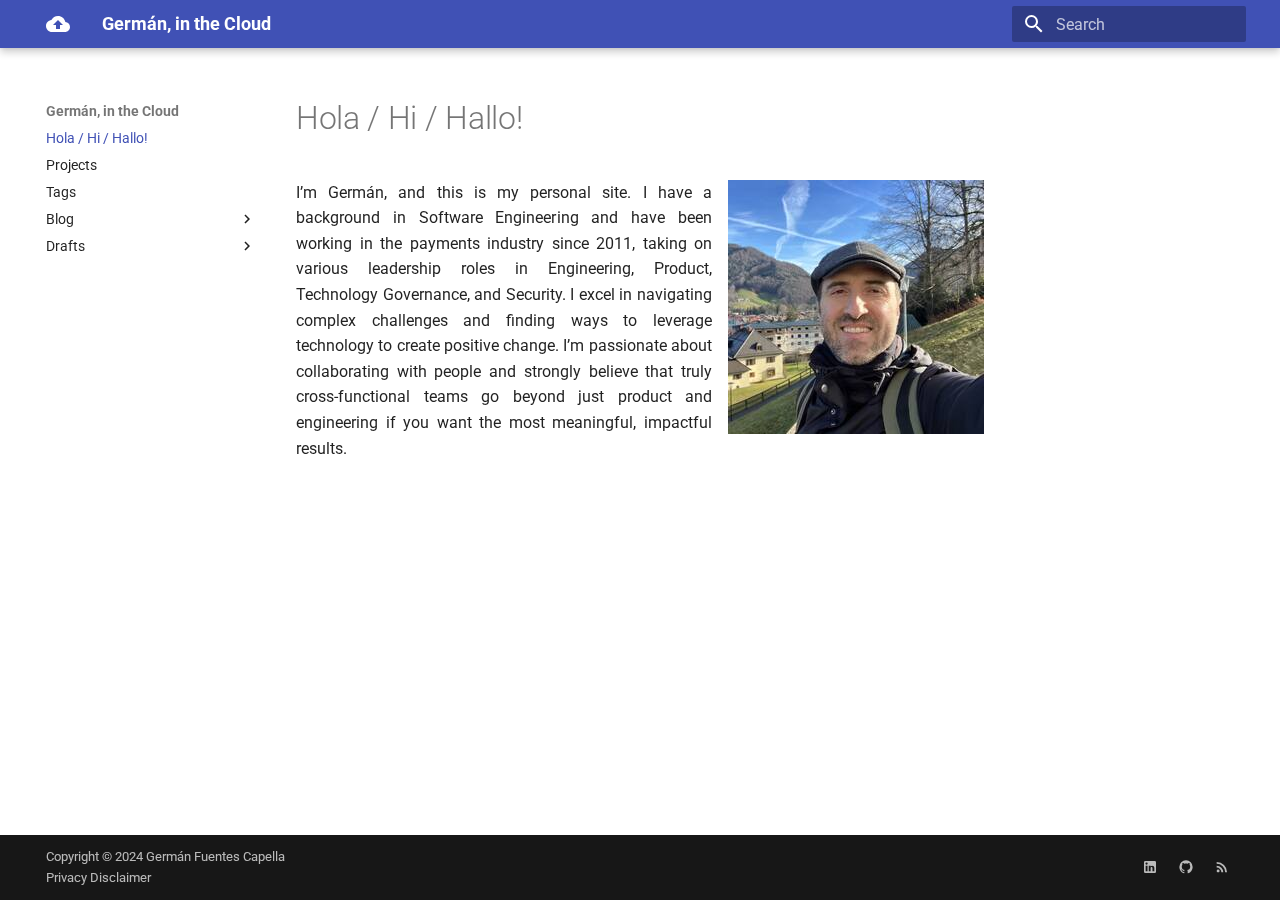
<file: index.html>
<!doctype html>
<html lang="en" class="no-js">
  <head>
    
      <meta charset="utf-8">
      <meta name="viewport" content="width=device-width,initial-scale=1">
      
        <meta name="description" content="Germán, in the Cloud">
      
      
      
        <link rel="canonical" href="https://cloudgerman.com/">
      
      
      
        <link rel="next" href="projects/">
      
      
        <link rel="alternate" type="application/rss+xml" title="RSS feed" href="feed_rss_created.xml">
        <link rel="alternate" type="application/rss+xml" title="RSS feed of updated content" href="feed_rss_updated.xml">
      
      <link rel="icon" href="assets/images/favicon.svg">
      <meta name="generator" content="mkdocs-1.6.1, mkdocs-material-9.5.49">
    
    
      
        <title>Germán, in the Cloud</title>
      
    
    
      <link rel="stylesheet" href="assets/stylesheets/main.6f8fc17f.min.css">
      
        
        <link rel="stylesheet" href="assets/stylesheets/palette.06af60db.min.css">
      
      


    
    
      
    
    
      
        
        
        <link rel="preconnect" href="https://fonts.gstatic.com" crossorigin>
        <link rel="stylesheet" href="https://fonts.googleapis.com/css?family=Roboto:300,300i,400,400i,700,700i%7CRoboto+Mono:400,400i,700,700i&display=fallback">
        <style>:root{--md-text-font:"Roboto";--md-code-font:"Roboto Mono"}</style>
      
    
    
      <link rel="stylesheet" href="stylesheets/extra.css">
    
    <script>__md_scope=new URL(".",location),__md_hash=e=>[...e].reduce(((e,_)=>(e<<5)-e+_.charCodeAt(0)),0),__md_get=(e,_=localStorage,t=__md_scope)=>JSON.parse(_.getItem(t.pathname+"."+e)),__md_set=(e,_,t=localStorage,a=__md_scope)=>{try{t.setItem(a.pathname+"."+e,JSON.stringify(_))}catch(e){}}</script>
    
      

    
    
    
  </head>
  
  
    
    
    
    
    
    <body dir="ltr" data-md-color-scheme="default" data-md-color-primary="custom" data-md-color-accent="indigo">
  
    
    <input class="md-toggle" data-md-toggle="drawer" type="checkbox" id="__drawer" autocomplete="off">
    <input class="md-toggle" data-md-toggle="search" type="checkbox" id="__search" autocomplete="off">
    <label class="md-overlay" for="__drawer"></label>
    <div data-md-component="skip">
      
        
        <a href="#hola-hi-hallo" class="md-skip">
          Skip to content
        </a>
      
    </div>
    <div data-md-component="announce">
      
    </div>
    
    
      

  

<header class="md-header md-header--shadow" data-md-component="header">
  <nav class="md-header__inner md-grid" aria-label="Header">
    <a href="." title="Germán, in the Cloud" class="md-header__button md-logo" aria-label="Germán, in the Cloud" data-md-component="logo">
      
  <img src="assets/images/logo.svg" alt="logo">

    </a>
    <label class="md-header__button md-icon" for="__drawer">
      
      <svg xmlns="http://www.w3.org/2000/svg" viewBox="0 0 24 24"><path d="M3 6h18v2H3zm0 5h18v2H3zm0 5h18v2H3z"/></svg>
    </label>
    <div class="md-header__title" data-md-component="header-title">
      <div class="md-header__ellipsis">
        <div class="md-header__topic">
          <span class="md-ellipsis">
            Germán, in the Cloud
          </span>
        </div>
        <div class="md-header__topic" data-md-component="header-topic">
          <span class="md-ellipsis">
            
              Hola / Hi / Hallo!
            
          </span>
        </div>
      </div>
    </div>
    
      
    
    
    
    
      <label class="md-header__button md-icon" for="__search">
        
        <svg xmlns="http://www.w3.org/2000/svg" viewBox="0 0 24 24"><path d="M9.5 3A6.5 6.5 0 0 1 16 9.5c0 1.61-.59 3.09-1.56 4.23l.27.27h.79l5 5-1.5 1.5-5-5v-.79l-.27-.27A6.52 6.52 0 0 1 9.5 16 6.5 6.5 0 0 1 3 9.5 6.5 6.5 0 0 1 9.5 3m0 2C7 5 5 7 5 9.5S7 14 9.5 14 14 12 14 9.5 12 5 9.5 5"/></svg>
      </label>
      <div class="md-search" data-md-component="search" role="dialog">
  <label class="md-search__overlay" for="__search"></label>
  <div class="md-search__inner" role="search">
    <form class="md-search__form" name="search">
      <input type="text" class="md-search__input" name="query" aria-label="Search" placeholder="Search" autocapitalize="off" autocorrect="off" autocomplete="off" spellcheck="false" data-md-component="search-query" required>
      <label class="md-search__icon md-icon" for="__search">
        
        <svg xmlns="http://www.w3.org/2000/svg" viewBox="0 0 24 24"><path d="M9.5 3A6.5 6.5 0 0 1 16 9.5c0 1.61-.59 3.09-1.56 4.23l.27.27h.79l5 5-1.5 1.5-5-5v-.79l-.27-.27A6.52 6.52 0 0 1 9.5 16 6.5 6.5 0 0 1 3 9.5 6.5 6.5 0 0 1 9.5 3m0 2C7 5 5 7 5 9.5S7 14 9.5 14 14 12 14 9.5 12 5 9.5 5"/></svg>
        
        <svg xmlns="http://www.w3.org/2000/svg" viewBox="0 0 24 24"><path d="M20 11v2H8l5.5 5.5-1.42 1.42L4.16 12l7.92-7.92L13.5 5.5 8 11z"/></svg>
      </label>
      <nav class="md-search__options" aria-label="Search">
        
        <button type="reset" class="md-search__icon md-icon" title="Clear" aria-label="Clear" tabindex="-1">
          
          <svg xmlns="http://www.w3.org/2000/svg" viewBox="0 0 24 24"><path d="M19 6.41 17.59 5 12 10.59 6.41 5 5 6.41 10.59 12 5 17.59 6.41 19 12 13.41 17.59 19 19 17.59 13.41 12z"/></svg>
        </button>
      </nav>
      
    </form>
    <div class="md-search__output">
      <div class="md-search__scrollwrap" tabindex="0" data-md-scrollfix>
        <div class="md-search-result" data-md-component="search-result">
          <div class="md-search-result__meta">
            Initializing search
          </div>
          <ol class="md-search-result__list" role="presentation"></ol>
        </div>
      </div>
    </div>
  </div>
</div>
    
    
  </nav>
  
</header>
    
    <div class="md-container" data-md-component="container">
      
      
        
          
        
      
      <main class="md-main" data-md-component="main">
        <div class="md-main__inner md-grid">
          
            
              
              <div class="md-sidebar md-sidebar--primary" data-md-component="sidebar" data-md-type="navigation" >
                <div class="md-sidebar__scrollwrap">
                  <div class="md-sidebar__inner">
                    



<nav class="md-nav md-nav--primary" aria-label="Navigation" data-md-level="0">
  <label class="md-nav__title" for="__drawer">
    <a href="." title="Germán, in the Cloud" class="md-nav__button md-logo" aria-label="Germán, in the Cloud" data-md-component="logo">
      
  <img src="assets/images/logo.svg" alt="logo">

    </a>
    Germán, in the Cloud
  </label>
  
  <ul class="md-nav__list" data-md-scrollfix>
    
      
      
  
  
    
  
  
  
    <li class="md-nav__item md-nav__item--active">
      
      <input class="md-nav__toggle md-toggle" type="checkbox" id="__toc">
      
      
        
      
      
      <a href="." class="md-nav__link md-nav__link--active">
        
  
  <span class="md-ellipsis">
    Hola / Hi / Hallo!
  </span>
  

      </a>
      
    </li>
  

    
      
      
  
  
  
  
    <li class="md-nav__item">
      <a href="projects/" class="md-nav__link">
        
  
  <span class="md-ellipsis">
    Projects
  </span>
  

      </a>
    </li>
  

    
      
      
  
  
  
  
    <li class="md-nav__item">
      <a href="tags/" class="md-nav__link">
        
  
  <span class="md-ellipsis">
    Tags
  </span>
  

      </a>
    </li>
  

    
      
      
  
  
  
  
    
    
      
        
          
        
      
        
      
    
    
    
    <li class="md-nav__item md-nav__item--nested">
      
        
        
        <input class="md-nav__toggle md-toggle " type="checkbox" id="__nav_4" >
        
          
          
          <div class="md-nav__link md-nav__container">
            <a href="blog/" class="md-nav__link ">
              
  
  <span class="md-ellipsis">
    Blog
  </span>
  

            </a>
            
              
              <label class="md-nav__link " for="__nav_4" id="__nav_4_label" tabindex="0">
                <span class="md-nav__icon md-icon"></span>
              </label>
            
          </div>
        
        <nav class="md-nav" data-md-level="1" aria-labelledby="__nav_4_label" aria-expanded="false">
          <label class="md-nav__title" for="__nav_4">
            <span class="md-nav__icon md-icon"></span>
            Blog
          </label>
          <ul class="md-nav__list" data-md-scrollfix>
            
              
            
              
                
  
  
  
  
    <li class="md-nav__item">
      <a href="." class="md-nav__link">
        
  
  <span class="md-ellipsis">
    Archive
  </span>
  

      </a>
    </li>
  

              
            
          </ul>
        </nav>
      
    </li>
  

    
      
      
  
  
  
  
    
    
      
        
      
    
    
    
    <li class="md-nav__item md-nav__item--nested">
      
        
        
        <input class="md-nav__toggle md-toggle " type="checkbox" id="__nav_5" >
        
          
          <label class="md-nav__link" for="__nav_5" id="__nav_5_label" tabindex="0">
            
  
  <span class="md-ellipsis">
    Drafts
  </span>
  

            <span class="md-nav__icon md-icon"></span>
          </label>
        
        <nav class="md-nav" data-md-level="1" aria-labelledby="__nav_5_label" aria-expanded="false">
          <label class="md-nav__title" for="__nav_5">
            <span class="md-nav__icon md-icon"></span>
            Drafts
          </label>
          <ul class="md-nav__list" data-md-scrollfix>
            
              
                
  
  
  
  
    
    
      
        
          
        
      
        
      
        
      
        
      
        
      
        
      
        
      
    
    
    
    <li class="md-nav__item md-nav__item--nested">
      
        
        
        <input class="md-nav__toggle md-toggle " type="checkbox" id="__nav_5_1" >
        
          
          
          <div class="md-nav__link md-nav__container">
            <a href="drafts/Continuous-Compliance-as-Code/" class="md-nav__link ">
              
  
  <span class="md-ellipsis">
    Continuous Compliance as Code
  </span>
  

            </a>
            
              
              <label class="md-nav__link " for="__nav_5_1" id="__nav_5_1_label" tabindex="0">
                <span class="md-nav__icon md-icon"></span>
              </label>
            
          </div>
        
        <nav class="md-nav" data-md-level="2" aria-labelledby="__nav_5_1_label" aria-expanded="false">
          <label class="md-nav__title" for="__nav_5_1">
            <span class="md-nav__icon md-icon"></span>
            Continuous Compliance as Code
          </label>
          <ul class="md-nav__list" data-md-scrollfix>
            
              
            
              
                
  
  
  
  
    <li class="md-nav__item">
      <a href="drafts/Continuous-Compliance-as-Code/RESEARCH-Agile-Manifesto/" class="md-nav__link">
        
  
  <span class="md-ellipsis">
    Agile manifesto
  </span>
  

      </a>
    </li>
  

              
            
              
                
  
  
  
  
    <li class="md-nav__item">
      <a href="drafts/Continuous-Compliance-as-Code/RESEARCH-Extreme-Programming/" class="md-nav__link">
        
  
  <span class="md-ellipsis">
    Extreme Programming: A Humanistic Discipline of Software Development
  </span>
  

      </a>
    </li>
  

              
            
              
                
  
  
  
  
    <li class="md-nav__item">
      <a href="drafts/Continuous-Compliance-as-Code/RESEARCH-Wikipedia-CI/" class="md-nav__link">
        
  
  <span class="md-ellipsis">
    Wikipedia - Continuous Integration
  </span>
  

      </a>
    </li>
  

              
            
              
                
  
  
  
  
    <li class="md-nav__item">
      <a href="drafts/Continuous-Compliance-as-Code/RESEARCH-Wikipedia-Continuous-Testing/" class="md-nav__link">
        
  
  <span class="md-ellipsis">
    Wikipedia - Continuous Testing
  </span>
  

      </a>
    </li>
  

              
            
              
                
  
  
  
  
    <li class="md-nav__item">
      <a href="drafts/Continuous-Compliance-as-Code/TODOs/" class="md-nav__link">
        
  
  <span class="md-ellipsis">
    TODOs: Ideas to explore
  </span>
  

      </a>
    </li>
  

              
            
              
                
  
  
  
  
    <li class="md-nav__item">
      <a href="drafts/Continuous-Compliance-as-Code/index-v2/" class="md-nav__link">
        
  
  <span class="md-ellipsis">
    On effective and continuous operational compliance
  </span>
  

      </a>
    </li>
  

              
            
          </ul>
        </nav>
      
    </li>
  

              
            
          </ul>
        </nav>
      
    </li>
  

    
  </ul>
</nav>
                  </div>
                </div>
              </div>
            
            
              
              <div class="md-sidebar md-sidebar--secondary" data-md-component="sidebar" data-md-type="toc" >
                <div class="md-sidebar__scrollwrap">
                  <div class="md-sidebar__inner">
                    

<nav class="md-nav md-nav--secondary" aria-label="Table of contents">
  
  
  
    
  
  
</nav>
                  </div>
                </div>
              </div>
            
          
          
            <div class="md-content" data-md-component="content">
              <article class="md-content__inner md-typeset">
                
                  


<h1 id="hola-hi-hallo">Hola / Hi / Hallo!</h1>
<p><img align="right" alt="Me" src="assets/images/me.jpg" />
I’m Germán, and this is my personal site. I have a background in Software Engineering and have been working in
the payments industry since 2011, taking on various leadership roles in Engineering, Product,
Technology Governance, and Security.
I excel in navigating complex challenges and finding ways to leverage technology to create positive change.
I’m passionate about collaborating with people and strongly believe that truly cross-functional teams go
beyond just product and engineering if you want the most meaningful, impactful results.</p>












                
              </article>
            </div>
          
          
<script>var target=document.getElementById(location.hash.slice(1));target&&target.name&&(target.checked=target.name.startsWith("__tabbed_"))</script>
        </div>
        
      </main>
      
        <footer class="md-footer">
  
  <div class="md-footer-meta md-typeset">
    <div class="md-footer-meta__inner md-grid">
      <div class="md-copyright">
  
    <div class="md-copyright__highlight">
      Copyright &copy; 2024 Germán Fuentes Capella <div><a href="/privacy">Privacy</a> <a href="/disclaimer">Disclaimer</a></div>

    </div>
  
  
</div>
      
        <div class="md-social">
  
    
    
    
    
      
      
    
    <a href="https://www.linkedin.com/in/germanfuentescapella/?locale=en_US" target="_blank" rel="noopener" title="www.linkedin.com" class="md-social__link">
      <svg xmlns="http://www.w3.org/2000/svg" viewBox="0 0 24 24"><path d="M19 3a2 2 0 0 1 2 2v14a2 2 0 0 1-2 2H5a2 2 0 0 1-2-2V5a2 2 0 0 1 2-2zm-.5 15.5v-5.3a3.26 3.26 0 0 0-3.26-3.26c-.85 0-1.84.52-2.32 1.3v-1.11h-2.79v8.37h2.79v-4.93c0-.77.62-1.4 1.39-1.4a1.4 1.4 0 0 1 1.4 1.4v4.93zM6.88 8.56a1.68 1.68 0 0 0 1.68-1.68c0-.93-.75-1.69-1.68-1.69a1.69 1.69 0 0 0-1.69 1.69c0 .93.76 1.68 1.69 1.68m1.39 9.94v-8.37H5.5v8.37z"/></svg>
    </a>
  
    
    
    
    
      
      
    
    <a href="https://github.com/cloudgerman" target="_blank" rel="noopener" title="github.com" class="md-social__link">
      <svg xmlns="http://www.w3.org/2000/svg" viewBox="0 0 24 24"><path d="M12 2A10 10 0 0 0 2 12c0 4.42 2.87 8.17 6.84 9.5.5.08.66-.23.66-.5v-1.69c-2.77.6-3.36-1.34-3.36-1.34-.46-1.16-1.11-1.47-1.11-1.47-.91-.62.07-.6.07-.6 1 .07 1.53 1.03 1.53 1.03.87 1.52 2.34 1.07 2.91.83.09-.65.35-1.09.63-1.34-2.22-.25-4.55-1.11-4.55-4.92 0-1.11.38-2 1.03-2.71-.1-.25-.45-1.29.1-2.64 0 0 .84-.27 2.75 1.02.79-.22 1.65-.33 2.5-.33s1.71.11 2.5.33c1.91-1.29 2.75-1.02 2.75-1.02.55 1.35.2 2.39.1 2.64.65.71 1.03 1.6 1.03 2.71 0 3.82-2.34 4.66-4.57 4.91.36.31.69.92.69 1.85V21c0 .27.16.59.67.5C19.14 20.16 22 16.42 22 12A10 10 0 0 0 12 2"/></svg>
    </a>
  
    
    
    
    
      
      
    
    <a href="https://cloudgerman.com/feed_rss_created.xml" target="_blank" rel="noopener" title="cloudgerman.com" class="md-social__link">
      <svg xmlns="http://www.w3.org/2000/svg" viewBox="0 0 24 24"><path d="M6.18 15.64a2.18 2.18 0 0 1 2.18 2.18C8.36 19 7.38 20 6.18 20 5 20 4 19 4 17.82a2.18 2.18 0 0 1 2.18-2.18M4 4.44A15.56 15.56 0 0 1 19.56 20h-2.83A12.73 12.73 0 0 0 4 7.27zm0 5.66a9.9 9.9 0 0 1 9.9 9.9h-2.83A7.07 7.07 0 0 0 4 12.93z"/></svg>
    </a>
  
</div>
      
    </div>
  </div>
</footer>
      
    </div>
    <div class="md-dialog" data-md-component="dialog">
      <div class="md-dialog__inner md-typeset"></div>
    </div>
    
    
    <script id="__config" type="application/json">{"base": ".", "features": ["content.footnote.tooltips", "navigation.indexes"], "search": "assets/javascripts/workers/search.6ce7567c.min.js", "translations": {"clipboard.copied": "Copied to clipboard", "clipboard.copy": "Copy to clipboard", "search.result.more.one": "1 more on this page", "search.result.more.other": "# more on this page", "search.result.none": "No matching documents", "search.result.one": "1 matching document", "search.result.other": "# matching documents", "search.result.placeholder": "Type to start searching", "search.result.term.missing": "Missing", "select.version": "Select version"}}</script>
    
    
      <script src="assets/javascripts/bundle.88dd0f4e.min.js"></script>
      
    
  </body>
</html>
</file>
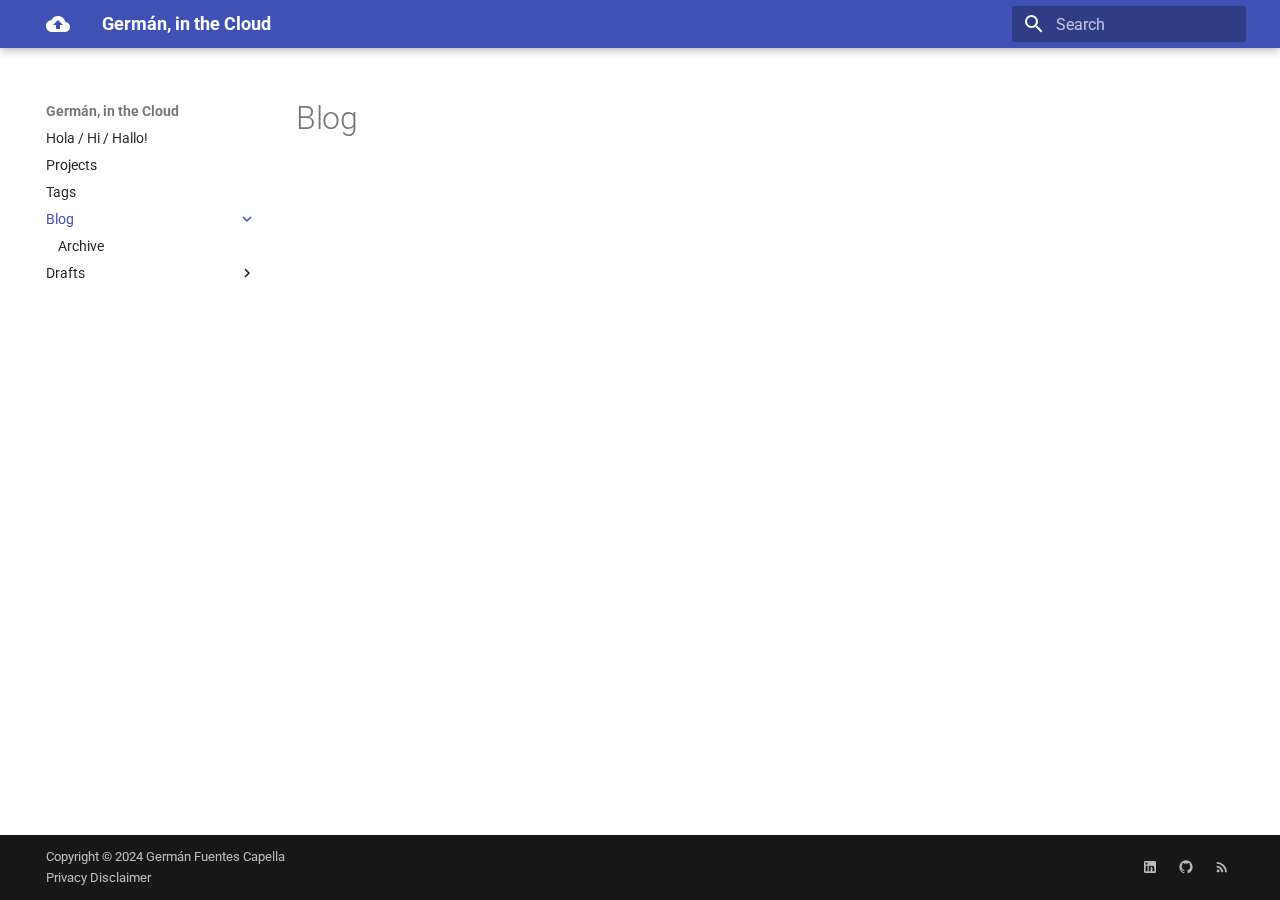
<file: blog/index.html>
<!doctype html>
<html lang="en" class="no-js">
  <head>
    
      <meta charset="utf-8">
      <meta name="viewport" content="width=device-width,initial-scale=1">
      
        <meta name="description" content="Germán, in the Cloud">
      
      
      
        <link rel="canonical" href="https://cloudgerman.com/blog/">
      
      
        <link rel="prev" href="../tags/">
      
      
        <link rel="next" href="../drafts/Continuous-Compliance-as-Code/">
      
      
        <link rel="alternate" type="application/rss+xml" title="RSS feed" href="../feed_rss_created.xml">
        <link rel="alternate" type="application/rss+xml" title="RSS feed of updated content" href="../feed_rss_updated.xml">
      
      <link rel="icon" href="../assets/images/favicon.svg">
      <meta name="generator" content="mkdocs-1.6.1, mkdocs-material-9.5.49">
    
    
      
        <title>Blog - Germán, in the Cloud</title>
      
    
    
      <link rel="stylesheet" href="../assets/stylesheets/main.6f8fc17f.min.css">
      
        
        <link rel="stylesheet" href="../assets/stylesheets/palette.06af60db.min.css">
      
      


    
    
      
    
    
      
        
        
        <link rel="preconnect" href="https://fonts.gstatic.com" crossorigin>
        <link rel="stylesheet" href="https://fonts.googleapis.com/css?family=Roboto:300,300i,400,400i,700,700i%7CRoboto+Mono:400,400i,700,700i&display=fallback">
        <style>:root{--md-text-font:"Roboto";--md-code-font:"Roboto Mono"}</style>
      
    
    
      <link rel="stylesheet" href="../stylesheets/extra.css">
    
    <script>__md_scope=new URL("..",location),__md_hash=e=>[...e].reduce(((e,_)=>(e<<5)-e+_.charCodeAt(0)),0),__md_get=(e,_=localStorage,t=__md_scope)=>JSON.parse(_.getItem(t.pathname+"."+e)),__md_set=(e,_,t=localStorage,a=__md_scope)=>{try{t.setItem(a.pathname+"."+e,JSON.stringify(_))}catch(e){}}</script>
    
      

    
    
    
  </head>
  
  
    
    
    
    
    
    <body dir="ltr" data-md-color-scheme="default" data-md-color-primary="custom" data-md-color-accent="indigo">
  
    
    <input class="md-toggle" data-md-toggle="drawer" type="checkbox" id="__drawer" autocomplete="off">
    <input class="md-toggle" data-md-toggle="search" type="checkbox" id="__search" autocomplete="off">
    <label class="md-overlay" for="__drawer"></label>
    <div data-md-component="skip">
      
        
        <a href="#blog" class="md-skip">
          Skip to content
        </a>
      
    </div>
    <div data-md-component="announce">
      
    </div>
    
    
      

  

<header class="md-header md-header--shadow" data-md-component="header">
  <nav class="md-header__inner md-grid" aria-label="Header">
    <a href=".." title="Germán, in the Cloud" class="md-header__button md-logo" aria-label="Germán, in the Cloud" data-md-component="logo">
      
  <img src="../assets/images/logo.svg" alt="logo">

    </a>
    <label class="md-header__button md-icon" for="__drawer">
      
      <svg xmlns="http://www.w3.org/2000/svg" viewBox="0 0 24 24"><path d="M3 6h18v2H3zm0 5h18v2H3zm0 5h18v2H3z"/></svg>
    </label>
    <div class="md-header__title" data-md-component="header-title">
      <div class="md-header__ellipsis">
        <div class="md-header__topic">
          <span class="md-ellipsis">
            Germán, in the Cloud
          </span>
        </div>
        <div class="md-header__topic" data-md-component="header-topic">
          <span class="md-ellipsis">
            
              Blog
            
          </span>
        </div>
      </div>
    </div>
    
      
    
    
    
    
      <label class="md-header__button md-icon" for="__search">
        
        <svg xmlns="http://www.w3.org/2000/svg" viewBox="0 0 24 24"><path d="M9.5 3A6.5 6.5 0 0 1 16 9.5c0 1.61-.59 3.09-1.56 4.23l.27.27h.79l5 5-1.5 1.5-5-5v-.79l-.27-.27A6.52 6.52 0 0 1 9.5 16 6.5 6.5 0 0 1 3 9.5 6.5 6.5 0 0 1 9.5 3m0 2C7 5 5 7 5 9.5S7 14 9.5 14 14 12 14 9.5 12 5 9.5 5"/></svg>
      </label>
      <div class="md-search" data-md-component="search" role="dialog">
  <label class="md-search__overlay" for="__search"></label>
  <div class="md-search__inner" role="search">
    <form class="md-search__form" name="search">
      <input type="text" class="md-search__input" name="query" aria-label="Search" placeholder="Search" autocapitalize="off" autocorrect="off" autocomplete="off" spellcheck="false" data-md-component="search-query" required>
      <label class="md-search__icon md-icon" for="__search">
        
        <svg xmlns="http://www.w3.org/2000/svg" viewBox="0 0 24 24"><path d="M9.5 3A6.5 6.5 0 0 1 16 9.5c0 1.61-.59 3.09-1.56 4.23l.27.27h.79l5 5-1.5 1.5-5-5v-.79l-.27-.27A6.52 6.52 0 0 1 9.5 16 6.5 6.5 0 0 1 3 9.5 6.5 6.5 0 0 1 9.5 3m0 2C7 5 5 7 5 9.5S7 14 9.5 14 14 12 14 9.5 12 5 9.5 5"/></svg>
        
        <svg xmlns="http://www.w3.org/2000/svg" viewBox="0 0 24 24"><path d="M20 11v2H8l5.5 5.5-1.42 1.42L4.16 12l7.92-7.92L13.5 5.5 8 11z"/></svg>
      </label>
      <nav class="md-search__options" aria-label="Search">
        
        <button type="reset" class="md-search__icon md-icon" title="Clear" aria-label="Clear" tabindex="-1">
          
          <svg xmlns="http://www.w3.org/2000/svg" viewBox="0 0 24 24"><path d="M19 6.41 17.59 5 12 10.59 6.41 5 5 6.41 10.59 12 5 17.59 6.41 19 12 13.41 17.59 19 19 17.59 13.41 12z"/></svg>
        </button>
      </nav>
      
    </form>
    <div class="md-search__output">
      <div class="md-search__scrollwrap" tabindex="0" data-md-scrollfix>
        <div class="md-search-result" data-md-component="search-result">
          <div class="md-search-result__meta">
            Initializing search
          </div>
          <ol class="md-search-result__list" role="presentation"></ol>
        </div>
      </div>
    </div>
  </div>
</div>
    
    
  </nav>
  
</header>
    
    <div class="md-container" data-md-component="container">
      
      
        
          
        
      
      <main class="md-main" data-md-component="main">
        <div class="md-main__inner md-grid">
          
            
              
              <div class="md-sidebar md-sidebar--primary" data-md-component="sidebar" data-md-type="navigation" >
                <div class="md-sidebar__scrollwrap">
                  <div class="md-sidebar__inner">
                    



<nav class="md-nav md-nav--primary" aria-label="Navigation" data-md-level="0">
  <label class="md-nav__title" for="__drawer">
    <a href=".." title="Germán, in the Cloud" class="md-nav__button md-logo" aria-label="Germán, in the Cloud" data-md-component="logo">
      
  <img src="../assets/images/logo.svg" alt="logo">

    </a>
    Germán, in the Cloud
  </label>
  
  <ul class="md-nav__list" data-md-scrollfix>
    
      
      
  
  
  
  
    <li class="md-nav__item">
      <a href=".." class="md-nav__link">
        
  
  <span class="md-ellipsis">
    Hola / Hi / Hallo!
  </span>
  

      </a>
    </li>
  

    
      
      
  
  
  
  
    <li class="md-nav__item">
      <a href="../projects/" class="md-nav__link">
        
  
  <span class="md-ellipsis">
    Projects
  </span>
  

      </a>
    </li>
  

    
      
      
  
  
  
  
    <li class="md-nav__item">
      <a href="../tags/" class="md-nav__link">
        
  
  <span class="md-ellipsis">
    Tags
  </span>
  

      </a>
    </li>
  

    
      
      
  
  
    
  
  
  
    
    
      
        
          
        
      
        
      
    
    
    
    <li class="md-nav__item md-nav__item--active md-nav__item--nested">
      
        
        
        <input class="md-nav__toggle md-toggle " type="checkbox" id="__nav_4" checked>
        
          
          
          <div class="md-nav__link md-nav__container">
            <a href="./" class="md-nav__link md-nav__link--active">
              
  
  <span class="md-ellipsis">
    Blog
  </span>
  

            </a>
            
              
              <label class="md-nav__link md-nav__link--active" for="__nav_4" id="__nav_4_label" tabindex="0">
                <span class="md-nav__icon md-icon"></span>
              </label>
            
          </div>
        
        <nav class="md-nav" data-md-level="1" aria-labelledby="__nav_4_label" aria-expanded="true">
          <label class="md-nav__title" for="__nav_4">
            <span class="md-nav__icon md-icon"></span>
            Blog
          </label>
          <ul class="md-nav__list" data-md-scrollfix>
            
              
            
              
                
  
  
  
  
    <li class="md-nav__item">
      <a href=".." class="md-nav__link">
        
  
  <span class="md-ellipsis">
    Archive
  </span>
  

      </a>
    </li>
  

              
            
          </ul>
        </nav>
      
    </li>
  

    
      
      
  
  
  
  
    
    
      
        
      
    
    
    
    <li class="md-nav__item md-nav__item--nested">
      
        
        
        <input class="md-nav__toggle md-toggle " type="checkbox" id="__nav_5" >
        
          
          <label class="md-nav__link" for="__nav_5" id="__nav_5_label" tabindex="0">
            
  
  <span class="md-ellipsis">
    Drafts
  </span>
  

            <span class="md-nav__icon md-icon"></span>
          </label>
        
        <nav class="md-nav" data-md-level="1" aria-labelledby="__nav_5_label" aria-expanded="false">
          <label class="md-nav__title" for="__nav_5">
            <span class="md-nav__icon md-icon"></span>
            Drafts
          </label>
          <ul class="md-nav__list" data-md-scrollfix>
            
              
                
  
  
  
  
    
    
      
        
          
        
      
        
      
        
      
        
      
        
      
        
      
        
      
    
    
    
    <li class="md-nav__item md-nav__item--nested">
      
        
        
        <input class="md-nav__toggle md-toggle " type="checkbox" id="__nav_5_1" >
        
          
          
          <div class="md-nav__link md-nav__container">
            <a href="../drafts/Continuous-Compliance-as-Code/" class="md-nav__link ">
              
  
  <span class="md-ellipsis">
    Continuous Compliance as Code
  </span>
  

            </a>
            
              
              <label class="md-nav__link " for="__nav_5_1" id="__nav_5_1_label" tabindex="0">
                <span class="md-nav__icon md-icon"></span>
              </label>
            
          </div>
        
        <nav class="md-nav" data-md-level="2" aria-labelledby="__nav_5_1_label" aria-expanded="false">
          <label class="md-nav__title" for="__nav_5_1">
            <span class="md-nav__icon md-icon"></span>
            Continuous Compliance as Code
          </label>
          <ul class="md-nav__list" data-md-scrollfix>
            
              
            
              
                
  
  
  
  
    <li class="md-nav__item">
      <a href="../drafts/Continuous-Compliance-as-Code/RESEARCH-Agile-Manifesto/" class="md-nav__link">
        
  
  <span class="md-ellipsis">
    Agile manifesto
  </span>
  

      </a>
    </li>
  

              
            
              
                
  
  
  
  
    <li class="md-nav__item">
      <a href="../drafts/Continuous-Compliance-as-Code/RESEARCH-Extreme-Programming/" class="md-nav__link">
        
  
  <span class="md-ellipsis">
    Extreme Programming: A Humanistic Discipline of Software Development
  </span>
  

      </a>
    </li>
  

              
            
              
                
  
  
  
  
    <li class="md-nav__item">
      <a href="../drafts/Continuous-Compliance-as-Code/RESEARCH-Wikipedia-CI/" class="md-nav__link">
        
  
  <span class="md-ellipsis">
    Wikipedia - Continuous Integration
  </span>
  

      </a>
    </li>
  

              
            
              
                
  
  
  
  
    <li class="md-nav__item">
      <a href="../drafts/Continuous-Compliance-as-Code/RESEARCH-Wikipedia-Continuous-Testing/" class="md-nav__link">
        
  
  <span class="md-ellipsis">
    Wikipedia - Continuous Testing
  </span>
  

      </a>
    </li>
  

              
            
              
                
  
  
  
  
    <li class="md-nav__item">
      <a href="../drafts/Continuous-Compliance-as-Code/TODOs/" class="md-nav__link">
        
  
  <span class="md-ellipsis">
    TODOs: Ideas to explore
  </span>
  

      </a>
    </li>
  

              
            
              
                
  
  
  
  
    <li class="md-nav__item">
      <a href="../drafts/Continuous-Compliance-as-Code/index-v2/" class="md-nav__link">
        
  
  <span class="md-ellipsis">
    On effective and continuous operational compliance
  </span>
  

      </a>
    </li>
  

              
            
          </ul>
        </nav>
      
    </li>
  

              
            
          </ul>
        </nav>
      
    </li>
  

    
  </ul>
</nav>
                  </div>
                </div>
              </div>
            
            
              
              <div class="md-sidebar md-sidebar--secondary" data-md-component="sidebar" data-md-type="toc" >
                <div class="md-sidebar__scrollwrap">
                  <div class="md-sidebar__inner">
                    

<nav class="md-nav md-nav--secondary" aria-label="Table of contents">
  
  
  
    
  
  
</nav>
                  </div>
                </div>
              </div>
            
          
          
  <div class="md-content" data-md-component="content">
    <div class="md-content__inner">
      <header class="md-typeset">
        <h1 id="blog">Blog</h1>
      </header>
      
      
    </div>
  </div>

          
<script>var target=document.getElementById(location.hash.slice(1));target&&target.name&&(target.checked=target.name.startsWith("__tabbed_"))</script>
        </div>
        
      </main>
      
        <footer class="md-footer">
  
  <div class="md-footer-meta md-typeset">
    <div class="md-footer-meta__inner md-grid">
      <div class="md-copyright">
  
    <div class="md-copyright__highlight">
      Copyright &copy; 2024 Germán Fuentes Capella <div><a href="/privacy">Privacy</a> <a href="/disclaimer">Disclaimer</a></div>

    </div>
  
  
</div>
      
        <div class="md-social">
  
    
    
    
    
      
      
    
    <a href="https://www.linkedin.com/in/germanfuentescapella/?locale=en_US" target="_blank" rel="noopener" title="www.linkedin.com" class="md-social__link">
      <svg xmlns="http://www.w3.org/2000/svg" viewBox="0 0 24 24"><path d="M19 3a2 2 0 0 1 2 2v14a2 2 0 0 1-2 2H5a2 2 0 0 1-2-2V5a2 2 0 0 1 2-2zm-.5 15.5v-5.3a3.26 3.26 0 0 0-3.26-3.26c-.85 0-1.84.52-2.32 1.3v-1.11h-2.79v8.37h2.79v-4.93c0-.77.62-1.4 1.39-1.4a1.4 1.4 0 0 1 1.4 1.4v4.93zM6.88 8.56a1.68 1.68 0 0 0 1.68-1.68c0-.93-.75-1.69-1.68-1.69a1.69 1.69 0 0 0-1.69 1.69c0 .93.76 1.68 1.69 1.68m1.39 9.94v-8.37H5.5v8.37z"/></svg>
    </a>
  
    
    
    
    
      
      
    
    <a href="https://github.com/cloudgerman" target="_blank" rel="noopener" title="github.com" class="md-social__link">
      <svg xmlns="http://www.w3.org/2000/svg" viewBox="0 0 24 24"><path d="M12 2A10 10 0 0 0 2 12c0 4.42 2.87 8.17 6.84 9.5.5.08.66-.23.66-.5v-1.69c-2.77.6-3.36-1.34-3.36-1.34-.46-1.16-1.11-1.47-1.11-1.47-.91-.62.07-.6.07-.6 1 .07 1.53 1.03 1.53 1.03.87 1.52 2.34 1.07 2.91.83.09-.65.35-1.09.63-1.34-2.22-.25-4.55-1.11-4.55-4.92 0-1.11.38-2 1.03-2.71-.1-.25-.45-1.29.1-2.64 0 0 .84-.27 2.75 1.02.79-.22 1.65-.33 2.5-.33s1.71.11 2.5.33c1.91-1.29 2.75-1.02 2.75-1.02.55 1.35.2 2.39.1 2.64.65.71 1.03 1.6 1.03 2.71 0 3.82-2.34 4.66-4.57 4.91.36.31.69.92.69 1.85V21c0 .27.16.59.67.5C19.14 20.16 22 16.42 22 12A10 10 0 0 0 12 2"/></svg>
    </a>
  
    
    
    
    
      
      
    
    <a href="https://cloudgerman.com/feed_rss_created.xml" target="_blank" rel="noopener" title="cloudgerman.com" class="md-social__link">
      <svg xmlns="http://www.w3.org/2000/svg" viewBox="0 0 24 24"><path d="M6.18 15.64a2.18 2.18 0 0 1 2.18 2.18C8.36 19 7.38 20 6.18 20 5 20 4 19 4 17.82a2.18 2.18 0 0 1 2.18-2.18M4 4.44A15.56 15.56 0 0 1 19.56 20h-2.83A12.73 12.73 0 0 0 4 7.27zm0 5.66a9.9 9.9 0 0 1 9.9 9.9h-2.83A7.07 7.07 0 0 0 4 12.93z"/></svg>
    </a>
  
</div>
      
    </div>
  </div>
</footer>
      
    </div>
    <div class="md-dialog" data-md-component="dialog">
      <div class="md-dialog__inner md-typeset"></div>
    </div>
    
    
    <script id="__config" type="application/json">{"base": "..", "features": ["content.footnote.tooltips", "navigation.indexes"], "search": "../assets/javascripts/workers/search.6ce7567c.min.js", "translations": {"clipboard.copied": "Copied to clipboard", "clipboard.copy": "Copy to clipboard", "search.result.more.one": "1 more on this page", "search.result.more.other": "# more on this page", "search.result.none": "No matching documents", "search.result.one": "1 matching document", "search.result.other": "# matching documents", "search.result.placeholder": "Type to start searching", "search.result.term.missing": "Missing", "select.version": "Select version"}}</script>
    
    
      <script src="../assets/javascripts/bundle.88dd0f4e.min.js"></script>
      
    
  </body>
</html>
</file>
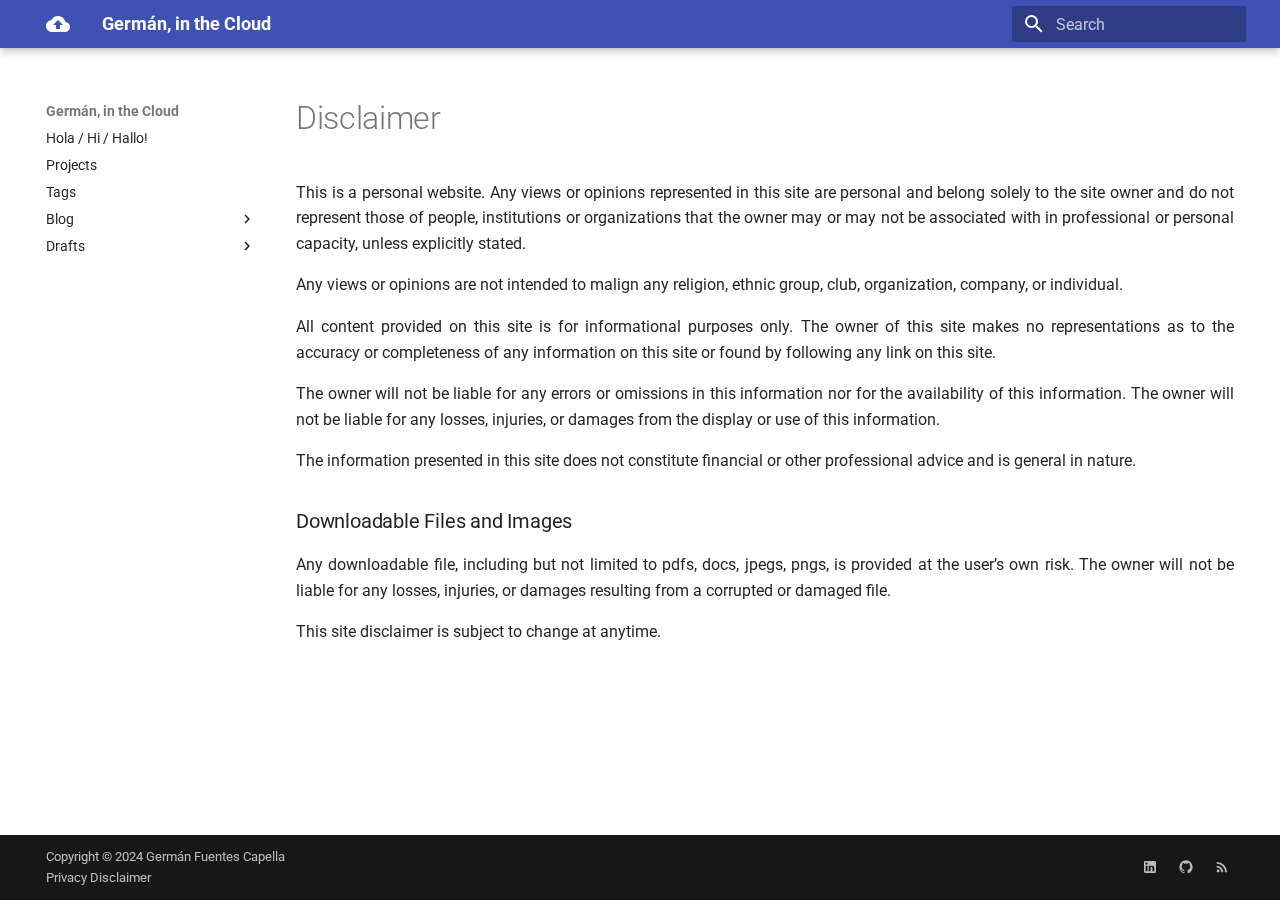
<file: disclaimer/index.html>
<!doctype html>
<html lang="en" class="no-js">
  <head>
    
      <meta charset="utf-8">
      <meta name="viewport" content="width=device-width,initial-scale=1">
      
        <meta name="description" content="Germán, in the Cloud">
      
      
      
        <link rel="canonical" href="https://cloudgerman.com/disclaimer/">
      
      
      
      
        <link rel="alternate" type="application/rss+xml" title="RSS feed" href="../feed_rss_created.xml">
        <link rel="alternate" type="application/rss+xml" title="RSS feed of updated content" href="../feed_rss_updated.xml">
      
      <link rel="icon" href="../assets/images/favicon.svg">
      <meta name="generator" content="mkdocs-1.6.1, mkdocs-material-9.5.49">
    
    
      
        <title>Disclaimer - Germán, in the Cloud</title>
      
    
    
      <link rel="stylesheet" href="../assets/stylesheets/main.6f8fc17f.min.css">
      
        
        <link rel="stylesheet" href="../assets/stylesheets/palette.06af60db.min.css">
      
      


    
    
      
    
    
      
        
        
        <link rel="preconnect" href="https://fonts.gstatic.com" crossorigin>
        <link rel="stylesheet" href="https://fonts.googleapis.com/css?family=Roboto:300,300i,400,400i,700,700i%7CRoboto+Mono:400,400i,700,700i&display=fallback">
        <style>:root{--md-text-font:"Roboto";--md-code-font:"Roboto Mono"}</style>
      
    
    
      <link rel="stylesheet" href="../stylesheets/extra.css">
    
    <script>__md_scope=new URL("..",location),__md_hash=e=>[...e].reduce(((e,_)=>(e<<5)-e+_.charCodeAt(0)),0),__md_get=(e,_=localStorage,t=__md_scope)=>JSON.parse(_.getItem(t.pathname+"."+e)),__md_set=(e,_,t=localStorage,a=__md_scope)=>{try{t.setItem(a.pathname+"."+e,JSON.stringify(_))}catch(e){}}</script>
    
      

    
    
    
  </head>
  
  
    
    
    
    
    
    <body dir="ltr" data-md-color-scheme="default" data-md-color-primary="custom" data-md-color-accent="indigo">
  
    
    <input class="md-toggle" data-md-toggle="drawer" type="checkbox" id="__drawer" autocomplete="off">
    <input class="md-toggle" data-md-toggle="search" type="checkbox" id="__search" autocomplete="off">
    <label class="md-overlay" for="__drawer"></label>
    <div data-md-component="skip">
      
        
        <a href="#downloadable-files-and-images" class="md-skip">
          Skip to content
        </a>
      
    </div>
    <div data-md-component="announce">
      
    </div>
    
    
      

  

<header class="md-header md-header--shadow" data-md-component="header">
  <nav class="md-header__inner md-grid" aria-label="Header">
    <a href=".." title="Germán, in the Cloud" class="md-header__button md-logo" aria-label="Germán, in the Cloud" data-md-component="logo">
      
  <img src="../assets/images/logo.svg" alt="logo">

    </a>
    <label class="md-header__button md-icon" for="__drawer">
      
      <svg xmlns="http://www.w3.org/2000/svg" viewBox="0 0 24 24"><path d="M3 6h18v2H3zm0 5h18v2H3zm0 5h18v2H3z"/></svg>
    </label>
    <div class="md-header__title" data-md-component="header-title">
      <div class="md-header__ellipsis">
        <div class="md-header__topic">
          <span class="md-ellipsis">
            Germán, in the Cloud
          </span>
        </div>
        <div class="md-header__topic" data-md-component="header-topic">
          <span class="md-ellipsis">
            
              Disclaimer
            
          </span>
        </div>
      </div>
    </div>
    
      
    
    
    
    
      <label class="md-header__button md-icon" for="__search">
        
        <svg xmlns="http://www.w3.org/2000/svg" viewBox="0 0 24 24"><path d="M9.5 3A6.5 6.5 0 0 1 16 9.5c0 1.61-.59 3.09-1.56 4.23l.27.27h.79l5 5-1.5 1.5-5-5v-.79l-.27-.27A6.52 6.52 0 0 1 9.5 16 6.5 6.5 0 0 1 3 9.5 6.5 6.5 0 0 1 9.5 3m0 2C7 5 5 7 5 9.5S7 14 9.5 14 14 12 14 9.5 12 5 9.5 5"/></svg>
      </label>
      <div class="md-search" data-md-component="search" role="dialog">
  <label class="md-search__overlay" for="__search"></label>
  <div class="md-search__inner" role="search">
    <form class="md-search__form" name="search">
      <input type="text" class="md-search__input" name="query" aria-label="Search" placeholder="Search" autocapitalize="off" autocorrect="off" autocomplete="off" spellcheck="false" data-md-component="search-query" required>
      <label class="md-search__icon md-icon" for="__search">
        
        <svg xmlns="http://www.w3.org/2000/svg" viewBox="0 0 24 24"><path d="M9.5 3A6.5 6.5 0 0 1 16 9.5c0 1.61-.59 3.09-1.56 4.23l.27.27h.79l5 5-1.5 1.5-5-5v-.79l-.27-.27A6.52 6.52 0 0 1 9.5 16 6.5 6.5 0 0 1 3 9.5 6.5 6.5 0 0 1 9.5 3m0 2C7 5 5 7 5 9.5S7 14 9.5 14 14 12 14 9.5 12 5 9.5 5"/></svg>
        
        <svg xmlns="http://www.w3.org/2000/svg" viewBox="0 0 24 24"><path d="M20 11v2H8l5.5 5.5-1.42 1.42L4.16 12l7.92-7.92L13.5 5.5 8 11z"/></svg>
      </label>
      <nav class="md-search__options" aria-label="Search">
        
        <button type="reset" class="md-search__icon md-icon" title="Clear" aria-label="Clear" tabindex="-1">
          
          <svg xmlns="http://www.w3.org/2000/svg" viewBox="0 0 24 24"><path d="M19 6.41 17.59 5 12 10.59 6.41 5 5 6.41 10.59 12 5 17.59 6.41 19 12 13.41 17.59 19 19 17.59 13.41 12z"/></svg>
        </button>
      </nav>
      
    </form>
    <div class="md-search__output">
      <div class="md-search__scrollwrap" tabindex="0" data-md-scrollfix>
        <div class="md-search-result" data-md-component="search-result">
          <div class="md-search-result__meta">
            Initializing search
          </div>
          <ol class="md-search-result__list" role="presentation"></ol>
        </div>
      </div>
    </div>
  </div>
</div>
    
    
  </nav>
  
</header>
    
    <div class="md-container" data-md-component="container">
      
      
        
          
        
      
      <main class="md-main" data-md-component="main">
        <div class="md-main__inner md-grid">
          
            
              
                
              
              <div class="md-sidebar md-sidebar--primary" data-md-component="sidebar" data-md-type="navigation" >
                <div class="md-sidebar__scrollwrap">
                  <div class="md-sidebar__inner">
                    



<nav class="md-nav md-nav--primary" aria-label="Navigation" data-md-level="0">
  <label class="md-nav__title" for="__drawer">
    <a href=".." title="Germán, in the Cloud" class="md-nav__button md-logo" aria-label="Germán, in the Cloud" data-md-component="logo">
      
  <img src="../assets/images/logo.svg" alt="logo">

    </a>
    Germán, in the Cloud
  </label>
  
  <ul class="md-nav__list" data-md-scrollfix>
    
      
      
  
  
  
  
    <li class="md-nav__item">
      <a href=".." class="md-nav__link">
        
  
  <span class="md-ellipsis">
    Hola / Hi / Hallo!
  </span>
  

      </a>
    </li>
  

    
      
      
  
  
  
  
    <li class="md-nav__item">
      <a href="../projects/" class="md-nav__link">
        
  
  <span class="md-ellipsis">
    Projects
  </span>
  

      </a>
    </li>
  

    
      
      
  
  
  
  
    <li class="md-nav__item">
      <a href="../tags/" class="md-nav__link">
        
  
  <span class="md-ellipsis">
    Tags
  </span>
  

      </a>
    </li>
  

    
      
      
  
  
  
  
    
    
      
        
          
        
      
        
      
    
    
    
    <li class="md-nav__item md-nav__item--nested">
      
        
        
        <input class="md-nav__toggle md-toggle " type="checkbox" id="__nav_4" >
        
          
          
          <div class="md-nav__link md-nav__container">
            <a href="../blog/" class="md-nav__link ">
              
  
  <span class="md-ellipsis">
    Blog
  </span>
  

            </a>
            
              
              <label class="md-nav__link " for="__nav_4" id="__nav_4_label" tabindex="0">
                <span class="md-nav__icon md-icon"></span>
              </label>
            
          </div>
        
        <nav class="md-nav" data-md-level="1" aria-labelledby="__nav_4_label" aria-expanded="false">
          <label class="md-nav__title" for="__nav_4">
            <span class="md-nav__icon md-icon"></span>
            Blog
          </label>
          <ul class="md-nav__list" data-md-scrollfix>
            
              
            
              
                
  
  
  
  
    <li class="md-nav__item">
      <a href=".." class="md-nav__link">
        
  
  <span class="md-ellipsis">
    Archive
  </span>
  

      </a>
    </li>
  

              
            
          </ul>
        </nav>
      
    </li>
  

    
      
      
  
  
  
  
    
    
      
        
      
    
    
    
    <li class="md-nav__item md-nav__item--nested">
      
        
        
        <input class="md-nav__toggle md-toggle " type="checkbox" id="__nav_5" >
        
          
          <label class="md-nav__link" for="__nav_5" id="__nav_5_label" tabindex="0">
            
  
  <span class="md-ellipsis">
    Drafts
  </span>
  

            <span class="md-nav__icon md-icon"></span>
          </label>
        
        <nav class="md-nav" data-md-level="1" aria-labelledby="__nav_5_label" aria-expanded="false">
          <label class="md-nav__title" for="__nav_5">
            <span class="md-nav__icon md-icon"></span>
            Drafts
          </label>
          <ul class="md-nav__list" data-md-scrollfix>
            
              
                
  
  
  
  
    
    
      
        
          
        
      
        
      
        
      
        
      
        
      
        
      
        
      
    
    
    
    <li class="md-nav__item md-nav__item--nested">
      
        
        
        <input class="md-nav__toggle md-toggle " type="checkbox" id="__nav_5_1" >
        
          
          
          <div class="md-nav__link md-nav__container">
            <a href="../drafts/Continuous-Compliance-as-Code/" class="md-nav__link ">
              
  
  <span class="md-ellipsis">
    Continuous Compliance as Code
  </span>
  

            </a>
            
              
              <label class="md-nav__link " for="__nav_5_1" id="__nav_5_1_label" tabindex="0">
                <span class="md-nav__icon md-icon"></span>
              </label>
            
          </div>
        
        <nav class="md-nav" data-md-level="2" aria-labelledby="__nav_5_1_label" aria-expanded="false">
          <label class="md-nav__title" for="__nav_5_1">
            <span class="md-nav__icon md-icon"></span>
            Continuous Compliance as Code
          </label>
          <ul class="md-nav__list" data-md-scrollfix>
            
              
            
              
                
  
  
  
  
    <li class="md-nav__item">
      <a href="../drafts/Continuous-Compliance-as-Code/RESEARCH-Agile-Manifesto/" class="md-nav__link">
        
  
  <span class="md-ellipsis">
    Agile manifesto
  </span>
  

      </a>
    </li>
  

              
            
              
                
  
  
  
  
    <li class="md-nav__item">
      <a href="../drafts/Continuous-Compliance-as-Code/RESEARCH-Extreme-Programming/" class="md-nav__link">
        
  
  <span class="md-ellipsis">
    Extreme Programming: A Humanistic Discipline of Software Development
  </span>
  

      </a>
    </li>
  

              
            
              
                
  
  
  
  
    <li class="md-nav__item">
      <a href="../drafts/Continuous-Compliance-as-Code/RESEARCH-Wikipedia-CI/" class="md-nav__link">
        
  
  <span class="md-ellipsis">
    Wikipedia - Continuous Integration
  </span>
  

      </a>
    </li>
  

              
            
              
                
  
  
  
  
    <li class="md-nav__item">
      <a href="../drafts/Continuous-Compliance-as-Code/RESEARCH-Wikipedia-Continuous-Testing/" class="md-nav__link">
        
  
  <span class="md-ellipsis">
    Wikipedia - Continuous Testing
  </span>
  

      </a>
    </li>
  

              
            
              
                
  
  
  
  
    <li class="md-nav__item">
      <a href="../drafts/Continuous-Compliance-as-Code/TODOs/" class="md-nav__link">
        
  
  <span class="md-ellipsis">
    TODOs: Ideas to explore
  </span>
  

      </a>
    </li>
  

              
            
              
                
  
  
  
  
    <li class="md-nav__item">
      <a href="../drafts/Continuous-Compliance-as-Code/index-v2/" class="md-nav__link">
        
  
  <span class="md-ellipsis">
    On effective and continuous operational compliance
  </span>
  

      </a>
    </li>
  

              
            
          </ul>
        </nav>
      
    </li>
  

              
            
          </ul>
        </nav>
      
    </li>
  

    
  </ul>
</nav>
                  </div>
                </div>
              </div>
            
            
              
                
              
              <div class="md-sidebar md-sidebar--secondary" data-md-component="sidebar" data-md-type="toc" hidden>
                <div class="md-sidebar__scrollwrap">
                  <div class="md-sidebar__inner">
                    

<nav class="md-nav md-nav--secondary" aria-label="Table of contents">
  
  
  
  
    <label class="md-nav__title" for="__toc">
      <span class="md-nav__icon md-icon"></span>
      Table of contents
    </label>
    <ul class="md-nav__list" data-md-component="toc" data-md-scrollfix>
      
        <li class="md-nav__item">
  <a href="#downloadable-files-and-images" class="md-nav__link">
    <span class="md-ellipsis">
      Downloadable Files and Images
    </span>
  </a>
  
</li>
      
    </ul>
  
</nav>
                  </div>
                </div>
              </div>
            
          
          
            <div class="md-content" data-md-component="content">
              <article class="md-content__inner md-typeset">
                
                  


  <h1>Disclaimer</h1>

<p>This is a personal website. Any views or opinions represented in this site are personal and belong solely to the site 
owner and do not represent those of people, institutions or organizations that the owner may or may not be associated
with in professional or personal capacity, unless explicitly stated.</p>
<p>Any views or opinions are not intended to malign any religion, ethnic group, club, organization, company, or individual.</p>
<p>All content provided on this site is for informational purposes only. The owner of this site makes no representations
as to the accuracy or completeness of any information on this site or found by following any link on this site.</p>
<p>The owner will not be liable for any errors or omissions in this information nor for the availability of this
information. The owner will not be liable for any losses, injuries, or damages from the display or use of this
information.</p>
<p>The information presented in this site does not constitute financial or other professional advice and is general
in nature.</p>
<h3 id="downloadable-files-and-images">Downloadable Files and Images</h3>
<p>Any downloadable file, including but not limited to pdfs, docs, jpegs, pngs, is provided at the user’s own risk.
The owner will not be liable for any losses, injuries, or damages resulting from a corrupted or damaged file.</p>
<!--
# Comments

Comments are welcome. However, the site owner reserves the right to edit or delete any comments submitted to this
site without notice due to :

- Comments deemed to be spam or questionable spam.

- Comments including profanity.

- Comments containing language or concepts that could be deemed offensive.

- Comments containing hate speech, credible threats, or direct attacks on an individual or group.

The site owner is not responsible for the content in comments.
-->

<p>This site disclaimer is subject to change at anytime.</p>







  
  




  



                
              </article>
            </div>
          
          
<script>var target=document.getElementById(location.hash.slice(1));target&&target.name&&(target.checked=target.name.startsWith("__tabbed_"))</script>
        </div>
        
      </main>
      
        <footer class="md-footer">
  
  <div class="md-footer-meta md-typeset">
    <div class="md-footer-meta__inner md-grid">
      <div class="md-copyright">
  
    <div class="md-copyright__highlight">
      Copyright &copy; 2024 Germán Fuentes Capella <div><a href="/privacy">Privacy</a> <a href="/disclaimer">Disclaimer</a></div>

    </div>
  
  
</div>
      
        <div class="md-social">
  
    
    
    
    
      
      
    
    <a href="https://www.linkedin.com/in/germanfuentescapella/?locale=en_US" target="_blank" rel="noopener" title="www.linkedin.com" class="md-social__link">
      <svg xmlns="http://www.w3.org/2000/svg" viewBox="0 0 24 24"><path d="M19 3a2 2 0 0 1 2 2v14a2 2 0 0 1-2 2H5a2 2 0 0 1-2-2V5a2 2 0 0 1 2-2zm-.5 15.5v-5.3a3.26 3.26 0 0 0-3.26-3.26c-.85 0-1.84.52-2.32 1.3v-1.11h-2.79v8.37h2.79v-4.93c0-.77.62-1.4 1.39-1.4a1.4 1.4 0 0 1 1.4 1.4v4.93zM6.88 8.56a1.68 1.68 0 0 0 1.68-1.68c0-.93-.75-1.69-1.68-1.69a1.69 1.69 0 0 0-1.69 1.69c0 .93.76 1.68 1.69 1.68m1.39 9.94v-8.37H5.5v8.37z"/></svg>
    </a>
  
    
    
    
    
      
      
    
    <a href="https://github.com/cloudgerman" target="_blank" rel="noopener" title="github.com" class="md-social__link">
      <svg xmlns="http://www.w3.org/2000/svg" viewBox="0 0 24 24"><path d="M12 2A10 10 0 0 0 2 12c0 4.42 2.87 8.17 6.84 9.5.5.08.66-.23.66-.5v-1.69c-2.77.6-3.36-1.34-3.36-1.34-.46-1.16-1.11-1.47-1.11-1.47-.91-.62.07-.6.07-.6 1 .07 1.53 1.03 1.53 1.03.87 1.52 2.34 1.07 2.91.83.09-.65.35-1.09.63-1.34-2.22-.25-4.55-1.11-4.55-4.92 0-1.11.38-2 1.03-2.71-.1-.25-.45-1.29.1-2.64 0 0 .84-.27 2.75 1.02.79-.22 1.65-.33 2.5-.33s1.71.11 2.5.33c1.91-1.29 2.75-1.02 2.75-1.02.55 1.35.2 2.39.1 2.64.65.71 1.03 1.6 1.03 2.71 0 3.82-2.34 4.66-4.57 4.91.36.31.69.92.69 1.85V21c0 .27.16.59.67.5C19.14 20.16 22 16.42 22 12A10 10 0 0 0 12 2"/></svg>
    </a>
  
    
    
    
    
      
      
    
    <a href="https://cloudgerman.com/feed_rss_created.xml" target="_blank" rel="noopener" title="cloudgerman.com" class="md-social__link">
      <svg xmlns="http://www.w3.org/2000/svg" viewBox="0 0 24 24"><path d="M6.18 15.64a2.18 2.18 0 0 1 2.18 2.18C8.36 19 7.38 20 6.18 20 5 20 4 19 4 17.82a2.18 2.18 0 0 1 2.18-2.18M4 4.44A15.56 15.56 0 0 1 19.56 20h-2.83A12.73 12.73 0 0 0 4 7.27zm0 5.66a9.9 9.9 0 0 1 9.9 9.9h-2.83A7.07 7.07 0 0 0 4 12.93z"/></svg>
    </a>
  
</div>
      
    </div>
  </div>
</footer>
      
    </div>
    <div class="md-dialog" data-md-component="dialog">
      <div class="md-dialog__inner md-typeset"></div>
    </div>
    
    
    <script id="__config" type="application/json">{"base": "..", "features": ["content.footnote.tooltips", "navigation.indexes"], "search": "../assets/javascripts/workers/search.6ce7567c.min.js", "translations": {"clipboard.copied": "Copied to clipboard", "clipboard.copy": "Copy to clipboard", "search.result.more.one": "1 more on this page", "search.result.more.other": "# more on this page", "search.result.none": "No matching documents", "search.result.one": "1 matching document", "search.result.other": "# matching documents", "search.result.placeholder": "Type to start searching", "search.result.term.missing": "Missing", "select.version": "Select version"}}</script>
    
    
      <script src="../assets/javascripts/bundle.88dd0f4e.min.js"></script>
      
    
  </body>
</html>
</file>
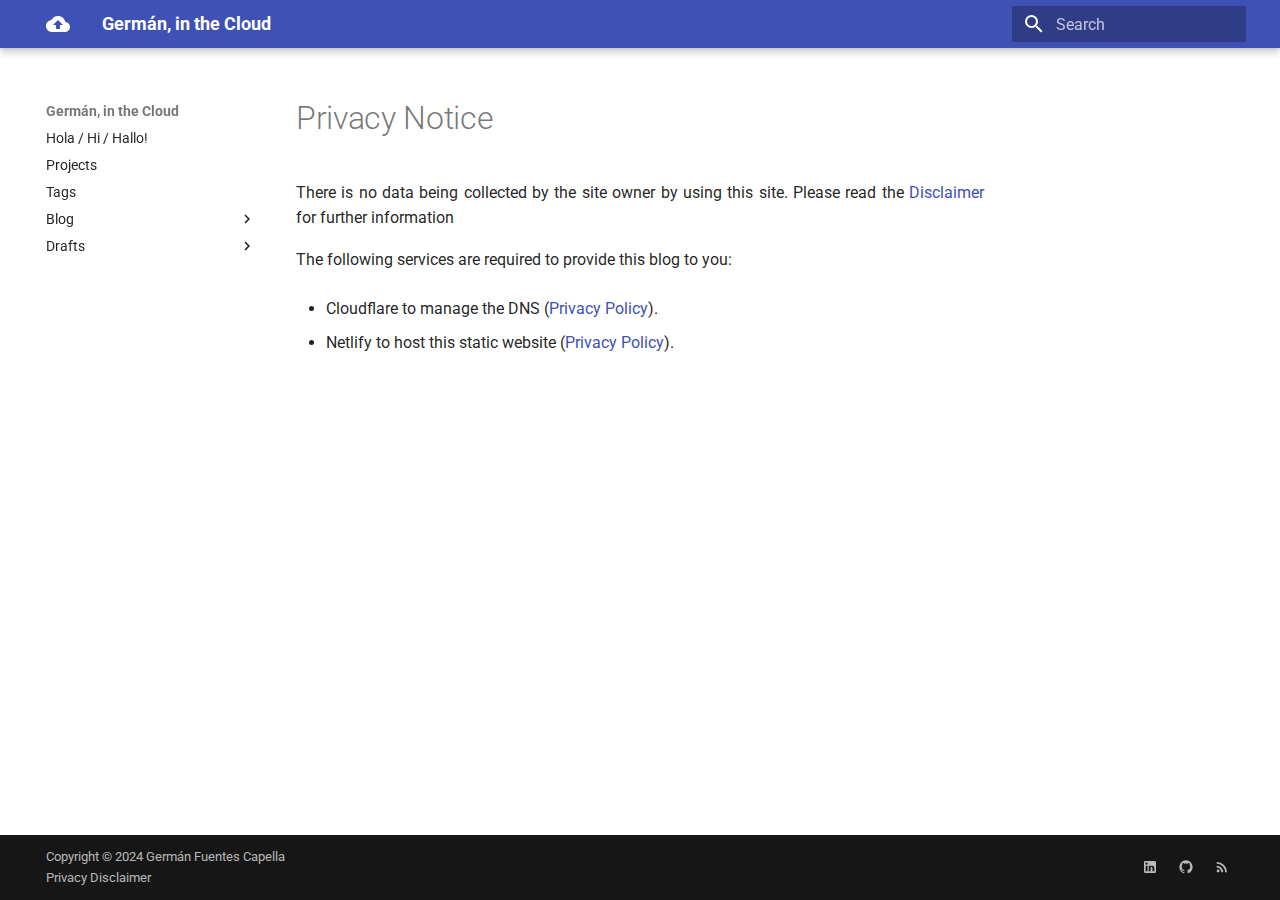
<file: privacy/index.html>
<!doctype html>
<html lang="en" class="no-js">
  <head>
    
      <meta charset="utf-8">
      <meta name="viewport" content="width=device-width,initial-scale=1">
      
        <meta name="description" content="Germán, in the Cloud">
      
      
      
        <link rel="canonical" href="https://cloudgerman.com/privacy/">
      
      
      
      
        <link rel="alternate" type="application/rss+xml" title="RSS feed" href="../feed_rss_created.xml">
        <link rel="alternate" type="application/rss+xml" title="RSS feed of updated content" href="../feed_rss_updated.xml">
      
      <link rel="icon" href="../assets/images/favicon.svg">
      <meta name="generator" content="mkdocs-1.6.1, mkdocs-material-9.5.49">
    
    
      
        <title>Privacy Notice - Germán, in the Cloud</title>
      
    
    
      <link rel="stylesheet" href="../assets/stylesheets/main.6f8fc17f.min.css">
      
        
        <link rel="stylesheet" href="../assets/stylesheets/palette.06af60db.min.css">
      
      


    
    
      
    
    
      
        
        
        <link rel="preconnect" href="https://fonts.gstatic.com" crossorigin>
        <link rel="stylesheet" href="https://fonts.googleapis.com/css?family=Roboto:300,300i,400,400i,700,700i%7CRoboto+Mono:400,400i,700,700i&display=fallback">
        <style>:root{--md-text-font:"Roboto";--md-code-font:"Roboto Mono"}</style>
      
    
    
      <link rel="stylesheet" href="../stylesheets/extra.css">
    
    <script>__md_scope=new URL("..",location),__md_hash=e=>[...e].reduce(((e,_)=>(e<<5)-e+_.charCodeAt(0)),0),__md_get=(e,_=localStorage,t=__md_scope)=>JSON.parse(_.getItem(t.pathname+"."+e)),__md_set=(e,_,t=localStorage,a=__md_scope)=>{try{t.setItem(a.pathname+"."+e,JSON.stringify(_))}catch(e){}}</script>
    
      

    
    
    
  </head>
  
  
    
    
    
    
    
    <body dir="ltr" data-md-color-scheme="default" data-md-color-primary="custom" data-md-color-accent="indigo">
  
    
    <input class="md-toggle" data-md-toggle="drawer" type="checkbox" id="__drawer" autocomplete="off">
    <input class="md-toggle" data-md-toggle="search" type="checkbox" id="__search" autocomplete="off">
    <label class="md-overlay" for="__drawer"></label>
    <div data-md-component="skip">
      
    </div>
    <div data-md-component="announce">
      
    </div>
    
    
      

  

<header class="md-header md-header--shadow" data-md-component="header">
  <nav class="md-header__inner md-grid" aria-label="Header">
    <a href=".." title="Germán, in the Cloud" class="md-header__button md-logo" aria-label="Germán, in the Cloud" data-md-component="logo">
      
  <img src="../assets/images/logo.svg" alt="logo">

    </a>
    <label class="md-header__button md-icon" for="__drawer">
      
      <svg xmlns="http://www.w3.org/2000/svg" viewBox="0 0 24 24"><path d="M3 6h18v2H3zm0 5h18v2H3zm0 5h18v2H3z"/></svg>
    </label>
    <div class="md-header__title" data-md-component="header-title">
      <div class="md-header__ellipsis">
        <div class="md-header__topic">
          <span class="md-ellipsis">
            Germán, in the Cloud
          </span>
        </div>
        <div class="md-header__topic" data-md-component="header-topic">
          <span class="md-ellipsis">
            
              Privacy Notice
            
          </span>
        </div>
      </div>
    </div>
    
      
    
    
    
    
      <label class="md-header__button md-icon" for="__search">
        
        <svg xmlns="http://www.w3.org/2000/svg" viewBox="0 0 24 24"><path d="M9.5 3A6.5 6.5 0 0 1 16 9.5c0 1.61-.59 3.09-1.56 4.23l.27.27h.79l5 5-1.5 1.5-5-5v-.79l-.27-.27A6.52 6.52 0 0 1 9.5 16 6.5 6.5 0 0 1 3 9.5 6.5 6.5 0 0 1 9.5 3m0 2C7 5 5 7 5 9.5S7 14 9.5 14 14 12 14 9.5 12 5 9.5 5"/></svg>
      </label>
      <div class="md-search" data-md-component="search" role="dialog">
  <label class="md-search__overlay" for="__search"></label>
  <div class="md-search__inner" role="search">
    <form class="md-search__form" name="search">
      <input type="text" class="md-search__input" name="query" aria-label="Search" placeholder="Search" autocapitalize="off" autocorrect="off" autocomplete="off" spellcheck="false" data-md-component="search-query" required>
      <label class="md-search__icon md-icon" for="__search">
        
        <svg xmlns="http://www.w3.org/2000/svg" viewBox="0 0 24 24"><path d="M9.5 3A6.5 6.5 0 0 1 16 9.5c0 1.61-.59 3.09-1.56 4.23l.27.27h.79l5 5-1.5 1.5-5-5v-.79l-.27-.27A6.52 6.52 0 0 1 9.5 16 6.5 6.5 0 0 1 3 9.5 6.5 6.5 0 0 1 9.5 3m0 2C7 5 5 7 5 9.5S7 14 9.5 14 14 12 14 9.5 12 5 9.5 5"/></svg>
        
        <svg xmlns="http://www.w3.org/2000/svg" viewBox="0 0 24 24"><path d="M20 11v2H8l5.5 5.5-1.42 1.42L4.16 12l7.92-7.92L13.5 5.5 8 11z"/></svg>
      </label>
      <nav class="md-search__options" aria-label="Search">
        
        <button type="reset" class="md-search__icon md-icon" title="Clear" aria-label="Clear" tabindex="-1">
          
          <svg xmlns="http://www.w3.org/2000/svg" viewBox="0 0 24 24"><path d="M19 6.41 17.59 5 12 10.59 6.41 5 5 6.41 10.59 12 5 17.59 6.41 19 12 13.41 17.59 19 19 17.59 13.41 12z"/></svg>
        </button>
      </nav>
      
    </form>
    <div class="md-search__output">
      <div class="md-search__scrollwrap" tabindex="0" data-md-scrollfix>
        <div class="md-search-result" data-md-component="search-result">
          <div class="md-search-result__meta">
            Initializing search
          </div>
          <ol class="md-search-result__list" role="presentation"></ol>
        </div>
      </div>
    </div>
  </div>
</div>
    
    
  </nav>
  
</header>
    
    <div class="md-container" data-md-component="container">
      
      
        
          
        
      
      <main class="md-main" data-md-component="main">
        <div class="md-main__inner md-grid">
          
            
              
              <div class="md-sidebar md-sidebar--primary" data-md-component="sidebar" data-md-type="navigation" >
                <div class="md-sidebar__scrollwrap">
                  <div class="md-sidebar__inner">
                    



<nav class="md-nav md-nav--primary" aria-label="Navigation" data-md-level="0">
  <label class="md-nav__title" for="__drawer">
    <a href=".." title="Germán, in the Cloud" class="md-nav__button md-logo" aria-label="Germán, in the Cloud" data-md-component="logo">
      
  <img src="../assets/images/logo.svg" alt="logo">

    </a>
    Germán, in the Cloud
  </label>
  
  <ul class="md-nav__list" data-md-scrollfix>
    
      
      
  
  
  
  
    <li class="md-nav__item">
      <a href=".." class="md-nav__link">
        
  
  <span class="md-ellipsis">
    Hola / Hi / Hallo!
  </span>
  

      </a>
    </li>
  

    
      
      
  
  
  
  
    <li class="md-nav__item">
      <a href="../projects/" class="md-nav__link">
        
  
  <span class="md-ellipsis">
    Projects
  </span>
  

      </a>
    </li>
  

    
      
      
  
  
  
  
    <li class="md-nav__item">
      <a href="../tags/" class="md-nav__link">
        
  
  <span class="md-ellipsis">
    Tags
  </span>
  

      </a>
    </li>
  

    
      
      
  
  
  
  
    
    
      
        
          
        
      
        
      
    
    
    
    <li class="md-nav__item md-nav__item--nested">
      
        
        
        <input class="md-nav__toggle md-toggle " type="checkbox" id="__nav_4" >
        
          
          
          <div class="md-nav__link md-nav__container">
            <a href="../blog/" class="md-nav__link ">
              
  
  <span class="md-ellipsis">
    Blog
  </span>
  

            </a>
            
              
              <label class="md-nav__link " for="__nav_4" id="__nav_4_label" tabindex="0">
                <span class="md-nav__icon md-icon"></span>
              </label>
            
          </div>
        
        <nav class="md-nav" data-md-level="1" aria-labelledby="__nav_4_label" aria-expanded="false">
          <label class="md-nav__title" for="__nav_4">
            <span class="md-nav__icon md-icon"></span>
            Blog
          </label>
          <ul class="md-nav__list" data-md-scrollfix>
            
              
            
              
                
  
  
  
  
    <li class="md-nav__item">
      <a href=".." class="md-nav__link">
        
  
  <span class="md-ellipsis">
    Archive
  </span>
  

      </a>
    </li>
  

              
            
          </ul>
        </nav>
      
    </li>
  

    
      
      
  
  
  
  
    
    
      
        
      
    
    
    
    <li class="md-nav__item md-nav__item--nested">
      
        
        
        <input class="md-nav__toggle md-toggle " type="checkbox" id="__nav_5" >
        
          
          <label class="md-nav__link" for="__nav_5" id="__nav_5_label" tabindex="0">
            
  
  <span class="md-ellipsis">
    Drafts
  </span>
  

            <span class="md-nav__icon md-icon"></span>
          </label>
        
        <nav class="md-nav" data-md-level="1" aria-labelledby="__nav_5_label" aria-expanded="false">
          <label class="md-nav__title" for="__nav_5">
            <span class="md-nav__icon md-icon"></span>
            Drafts
          </label>
          <ul class="md-nav__list" data-md-scrollfix>
            
              
                
  
  
  
  
    
    
      
        
          
        
      
        
      
        
      
        
      
        
      
        
      
        
      
    
    
    
    <li class="md-nav__item md-nav__item--nested">
      
        
        
        <input class="md-nav__toggle md-toggle " type="checkbox" id="__nav_5_1" >
        
          
          
          <div class="md-nav__link md-nav__container">
            <a href="../drafts/Continuous-Compliance-as-Code/" class="md-nav__link ">
              
  
  <span class="md-ellipsis">
    Continuous Compliance as Code
  </span>
  

            </a>
            
              
              <label class="md-nav__link " for="__nav_5_1" id="__nav_5_1_label" tabindex="0">
                <span class="md-nav__icon md-icon"></span>
              </label>
            
          </div>
        
        <nav class="md-nav" data-md-level="2" aria-labelledby="__nav_5_1_label" aria-expanded="false">
          <label class="md-nav__title" for="__nav_5_1">
            <span class="md-nav__icon md-icon"></span>
            Continuous Compliance as Code
          </label>
          <ul class="md-nav__list" data-md-scrollfix>
            
              
            
              
                
  
  
  
  
    <li class="md-nav__item">
      <a href="../drafts/Continuous-Compliance-as-Code/RESEARCH-Agile-Manifesto/" class="md-nav__link">
        
  
  <span class="md-ellipsis">
    Agile manifesto
  </span>
  

      </a>
    </li>
  

              
            
              
                
  
  
  
  
    <li class="md-nav__item">
      <a href="../drafts/Continuous-Compliance-as-Code/RESEARCH-Extreme-Programming/" class="md-nav__link">
        
  
  <span class="md-ellipsis">
    Extreme Programming: A Humanistic Discipline of Software Development
  </span>
  

      </a>
    </li>
  

              
            
              
                
  
  
  
  
    <li class="md-nav__item">
      <a href="../drafts/Continuous-Compliance-as-Code/RESEARCH-Wikipedia-CI/" class="md-nav__link">
        
  
  <span class="md-ellipsis">
    Wikipedia - Continuous Integration
  </span>
  

      </a>
    </li>
  

              
            
              
                
  
  
  
  
    <li class="md-nav__item">
      <a href="../drafts/Continuous-Compliance-as-Code/RESEARCH-Wikipedia-Continuous-Testing/" class="md-nav__link">
        
  
  <span class="md-ellipsis">
    Wikipedia - Continuous Testing
  </span>
  

      </a>
    </li>
  

              
            
              
                
  
  
  
  
    <li class="md-nav__item">
      <a href="../drafts/Continuous-Compliance-as-Code/TODOs/" class="md-nav__link">
        
  
  <span class="md-ellipsis">
    TODOs: Ideas to explore
  </span>
  

      </a>
    </li>
  

              
            
              
                
  
  
  
  
    <li class="md-nav__item">
      <a href="../drafts/Continuous-Compliance-as-Code/index-v2/" class="md-nav__link">
        
  
  <span class="md-ellipsis">
    On effective and continuous operational compliance
  </span>
  

      </a>
    </li>
  

              
            
          </ul>
        </nav>
      
    </li>
  

              
            
          </ul>
        </nav>
      
    </li>
  

    
  </ul>
</nav>
                  </div>
                </div>
              </div>
            
            
              
              <div class="md-sidebar md-sidebar--secondary" data-md-component="sidebar" data-md-type="toc" >
                <div class="md-sidebar__scrollwrap">
                  <div class="md-sidebar__inner">
                    

<nav class="md-nav md-nav--secondary" aria-label="Table of contents">
  
  
  
  
</nav>
                  </div>
                </div>
              </div>
            
          
          
            <div class="md-content" data-md-component="content">
              <article class="md-content__inner md-typeset">
                
                  


  <h1>Privacy Notice</h1>

<p>There is no data being collected by the site owner by using this site.
Please read the <a href="../disclaimer/">Disclaimer</a> for further information</p>
<p>The following services are required to provide this blog to you:</p>
<ul>
<li>
<p>Cloudflare to manage the DNS (<a href="https://www.cloudflare.com/en-gb/privacypolicy/">Privacy Policy</a>).</p>
</li>
<li>
<p>Netlify to host this static website (<a href="https://www.netlify.com/privacy/">Privacy Policy</a>).</p>
</li>
</ul>







  
  






                
              </article>
            </div>
          
          
<script>var target=document.getElementById(location.hash.slice(1));target&&target.name&&(target.checked=target.name.startsWith("__tabbed_"))</script>
        </div>
        
      </main>
      
        <footer class="md-footer">
  
  <div class="md-footer-meta md-typeset">
    <div class="md-footer-meta__inner md-grid">
      <div class="md-copyright">
  
    <div class="md-copyright__highlight">
      Copyright &copy; 2024 Germán Fuentes Capella <div><a href="/privacy">Privacy</a> <a href="/disclaimer">Disclaimer</a></div>

    </div>
  
  
</div>
      
        <div class="md-social">
  
    
    
    
    
      
      
    
    <a href="https://www.linkedin.com/in/germanfuentescapella/?locale=en_US" target="_blank" rel="noopener" title="www.linkedin.com" class="md-social__link">
      <svg xmlns="http://www.w3.org/2000/svg" viewBox="0 0 24 24"><path d="M19 3a2 2 0 0 1 2 2v14a2 2 0 0 1-2 2H5a2 2 0 0 1-2-2V5a2 2 0 0 1 2-2zm-.5 15.5v-5.3a3.26 3.26 0 0 0-3.26-3.26c-.85 0-1.84.52-2.32 1.3v-1.11h-2.79v8.37h2.79v-4.93c0-.77.62-1.4 1.39-1.4a1.4 1.4 0 0 1 1.4 1.4v4.93zM6.88 8.56a1.68 1.68 0 0 0 1.68-1.68c0-.93-.75-1.69-1.68-1.69a1.69 1.69 0 0 0-1.69 1.69c0 .93.76 1.68 1.69 1.68m1.39 9.94v-8.37H5.5v8.37z"/></svg>
    </a>
  
    
    
    
    
      
      
    
    <a href="https://github.com/cloudgerman" target="_blank" rel="noopener" title="github.com" class="md-social__link">
      <svg xmlns="http://www.w3.org/2000/svg" viewBox="0 0 24 24"><path d="M12 2A10 10 0 0 0 2 12c0 4.42 2.87 8.17 6.84 9.5.5.08.66-.23.66-.5v-1.69c-2.77.6-3.36-1.34-3.36-1.34-.46-1.16-1.11-1.47-1.11-1.47-.91-.62.07-.6.07-.6 1 .07 1.53 1.03 1.53 1.03.87 1.52 2.34 1.07 2.91.83.09-.65.35-1.09.63-1.34-2.22-.25-4.55-1.11-4.55-4.92 0-1.11.38-2 1.03-2.71-.1-.25-.45-1.29.1-2.64 0 0 .84-.27 2.75 1.02.79-.22 1.65-.33 2.5-.33s1.71.11 2.5.33c1.91-1.29 2.75-1.02 2.75-1.02.55 1.35.2 2.39.1 2.64.65.71 1.03 1.6 1.03 2.71 0 3.82-2.34 4.66-4.57 4.91.36.31.69.92.69 1.85V21c0 .27.16.59.67.5C19.14 20.16 22 16.42 22 12A10 10 0 0 0 12 2"/></svg>
    </a>
  
    
    
    
    
      
      
    
    <a href="https://cloudgerman.com/feed_rss_created.xml" target="_blank" rel="noopener" title="cloudgerman.com" class="md-social__link">
      <svg xmlns="http://www.w3.org/2000/svg" viewBox="0 0 24 24"><path d="M6.18 15.64a2.18 2.18 0 0 1 2.18 2.18C8.36 19 7.38 20 6.18 20 5 20 4 19 4 17.82a2.18 2.18 0 0 1 2.18-2.18M4 4.44A15.56 15.56 0 0 1 19.56 20h-2.83A12.73 12.73 0 0 0 4 7.27zm0 5.66a9.9 9.9 0 0 1 9.9 9.9h-2.83A7.07 7.07 0 0 0 4 12.93z"/></svg>
    </a>
  
</div>
      
    </div>
  </div>
</footer>
      
    </div>
    <div class="md-dialog" data-md-component="dialog">
      <div class="md-dialog__inner md-typeset"></div>
    </div>
    
    
    <script id="__config" type="application/json">{"base": "..", "features": ["content.footnote.tooltips", "navigation.indexes"], "search": "../assets/javascripts/workers/search.6ce7567c.min.js", "translations": {"clipboard.copied": "Copied to clipboard", "clipboard.copy": "Copy to clipboard", "search.result.more.one": "1 more on this page", "search.result.more.other": "# more on this page", "search.result.none": "No matching documents", "search.result.one": "1 matching document", "search.result.other": "# matching documents", "search.result.placeholder": "Type to start searching", "search.result.term.missing": "Missing", "select.version": "Select version"}}</script>
    
    
      <script src="../assets/javascripts/bundle.88dd0f4e.min.js"></script>
      
    
  </body>
</html>
</file>
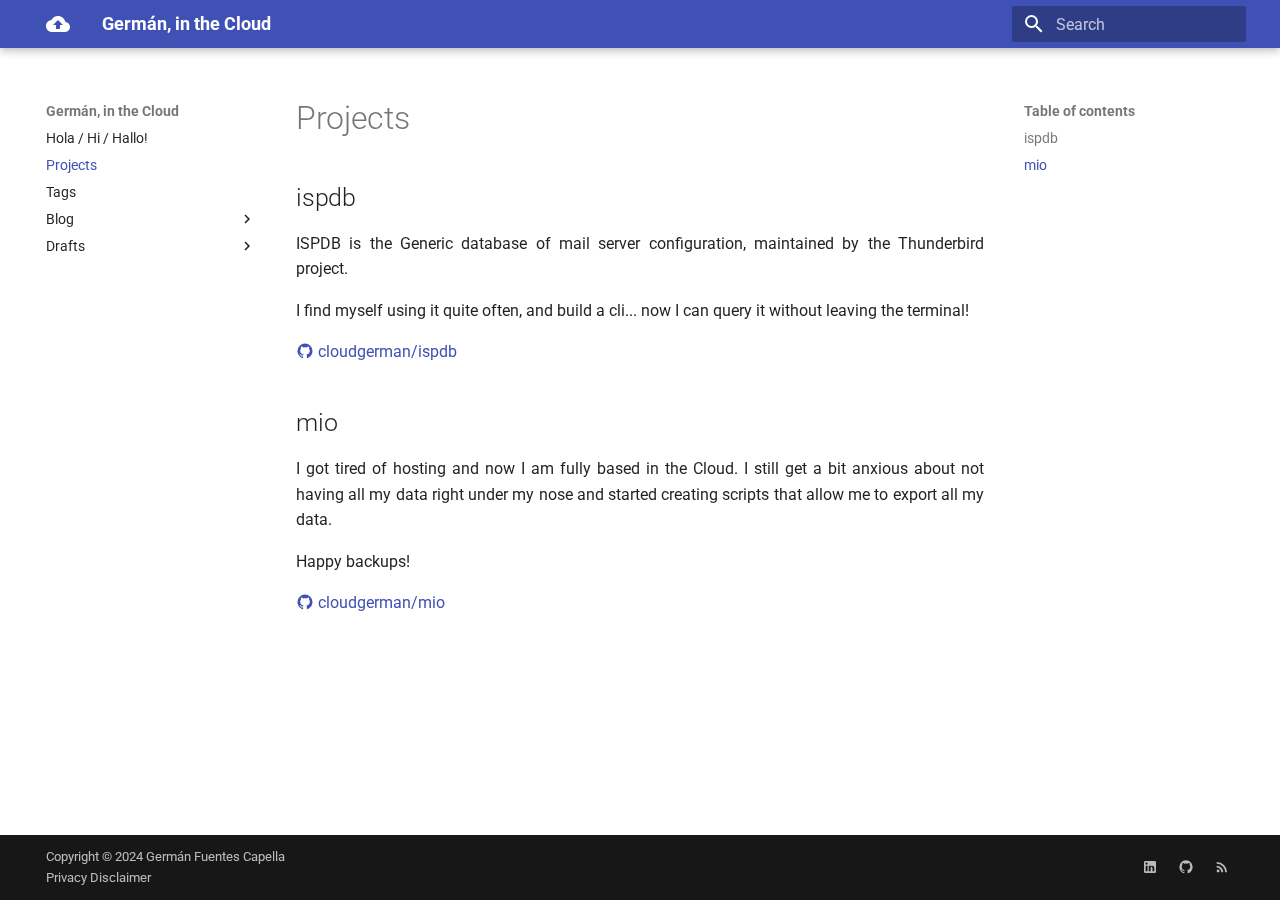
<file: projects/index.html>
<!doctype html>
<html lang="en" class="no-js">
  <head>
    
      <meta charset="utf-8">
      <meta name="viewport" content="width=device-width,initial-scale=1">
      
        <meta name="description" content="Germán, in the Cloud">
      
      
      
        <link rel="canonical" href="https://cloudgerman.com/projects/">
      
      
        <link rel="prev" href="..">
      
      
        <link rel="next" href="../tags/">
      
      
        <link rel="alternate" type="application/rss+xml" title="RSS feed" href="../feed_rss_created.xml">
        <link rel="alternate" type="application/rss+xml" title="RSS feed of updated content" href="../feed_rss_updated.xml">
      
      <link rel="icon" href="../assets/images/favicon.svg">
      <meta name="generator" content="mkdocs-1.6.1, mkdocs-material-9.5.49">
    
    
      
        <title>Projects - Germán, in the Cloud</title>
      
    
    
      <link rel="stylesheet" href="../assets/stylesheets/main.6f8fc17f.min.css">
      
        
        <link rel="stylesheet" href="../assets/stylesheets/palette.06af60db.min.css">
      
      


    
    
      
    
    
      
        
        
        <link rel="preconnect" href="https://fonts.gstatic.com" crossorigin>
        <link rel="stylesheet" href="https://fonts.googleapis.com/css?family=Roboto:300,300i,400,400i,700,700i%7CRoboto+Mono:400,400i,700,700i&display=fallback">
        <style>:root{--md-text-font:"Roboto";--md-code-font:"Roboto Mono"}</style>
      
    
    
      <link rel="stylesheet" href="../stylesheets/extra.css">
    
    <script>__md_scope=new URL("..",location),__md_hash=e=>[...e].reduce(((e,_)=>(e<<5)-e+_.charCodeAt(0)),0),__md_get=(e,_=localStorage,t=__md_scope)=>JSON.parse(_.getItem(t.pathname+"."+e)),__md_set=(e,_,t=localStorage,a=__md_scope)=>{try{t.setItem(a.pathname+"."+e,JSON.stringify(_))}catch(e){}}</script>
    
      

    
    
    
  </head>
  
  
    
    
    
    
    
    <body dir="ltr" data-md-color-scheme="default" data-md-color-primary="custom" data-md-color-accent="indigo">
  
    
    <input class="md-toggle" data-md-toggle="drawer" type="checkbox" id="__drawer" autocomplete="off">
    <input class="md-toggle" data-md-toggle="search" type="checkbox" id="__search" autocomplete="off">
    <label class="md-overlay" for="__drawer"></label>
    <div data-md-component="skip">
      
        
        <a href="#projects" class="md-skip">
          Skip to content
        </a>
      
    </div>
    <div data-md-component="announce">
      
    </div>
    
    
      

  

<header class="md-header md-header--shadow" data-md-component="header">
  <nav class="md-header__inner md-grid" aria-label="Header">
    <a href=".." title="Germán, in the Cloud" class="md-header__button md-logo" aria-label="Germán, in the Cloud" data-md-component="logo">
      
  <img src="../assets/images/logo.svg" alt="logo">

    </a>
    <label class="md-header__button md-icon" for="__drawer">
      
      <svg xmlns="http://www.w3.org/2000/svg" viewBox="0 0 24 24"><path d="M3 6h18v2H3zm0 5h18v2H3zm0 5h18v2H3z"/></svg>
    </label>
    <div class="md-header__title" data-md-component="header-title">
      <div class="md-header__ellipsis">
        <div class="md-header__topic">
          <span class="md-ellipsis">
            Germán, in the Cloud
          </span>
        </div>
        <div class="md-header__topic" data-md-component="header-topic">
          <span class="md-ellipsis">
            
              Projects
            
          </span>
        </div>
      </div>
    </div>
    
      
    
    
    
    
      <label class="md-header__button md-icon" for="__search">
        
        <svg xmlns="http://www.w3.org/2000/svg" viewBox="0 0 24 24"><path d="M9.5 3A6.5 6.5 0 0 1 16 9.5c0 1.61-.59 3.09-1.56 4.23l.27.27h.79l5 5-1.5 1.5-5-5v-.79l-.27-.27A6.52 6.52 0 0 1 9.5 16 6.5 6.5 0 0 1 3 9.5 6.5 6.5 0 0 1 9.5 3m0 2C7 5 5 7 5 9.5S7 14 9.5 14 14 12 14 9.5 12 5 9.5 5"/></svg>
      </label>
      <div class="md-search" data-md-component="search" role="dialog">
  <label class="md-search__overlay" for="__search"></label>
  <div class="md-search__inner" role="search">
    <form class="md-search__form" name="search">
      <input type="text" class="md-search__input" name="query" aria-label="Search" placeholder="Search" autocapitalize="off" autocorrect="off" autocomplete="off" spellcheck="false" data-md-component="search-query" required>
      <label class="md-search__icon md-icon" for="__search">
        
        <svg xmlns="http://www.w3.org/2000/svg" viewBox="0 0 24 24"><path d="M9.5 3A6.5 6.5 0 0 1 16 9.5c0 1.61-.59 3.09-1.56 4.23l.27.27h.79l5 5-1.5 1.5-5-5v-.79l-.27-.27A6.52 6.52 0 0 1 9.5 16 6.5 6.5 0 0 1 3 9.5 6.5 6.5 0 0 1 9.5 3m0 2C7 5 5 7 5 9.5S7 14 9.5 14 14 12 14 9.5 12 5 9.5 5"/></svg>
        
        <svg xmlns="http://www.w3.org/2000/svg" viewBox="0 0 24 24"><path d="M20 11v2H8l5.5 5.5-1.42 1.42L4.16 12l7.92-7.92L13.5 5.5 8 11z"/></svg>
      </label>
      <nav class="md-search__options" aria-label="Search">
        
        <button type="reset" class="md-search__icon md-icon" title="Clear" aria-label="Clear" tabindex="-1">
          
          <svg xmlns="http://www.w3.org/2000/svg" viewBox="0 0 24 24"><path d="M19 6.41 17.59 5 12 10.59 6.41 5 5 6.41 10.59 12 5 17.59 6.41 19 12 13.41 17.59 19 19 17.59 13.41 12z"/></svg>
        </button>
      </nav>
      
    </form>
    <div class="md-search__output">
      <div class="md-search__scrollwrap" tabindex="0" data-md-scrollfix>
        <div class="md-search-result" data-md-component="search-result">
          <div class="md-search-result__meta">
            Initializing search
          </div>
          <ol class="md-search-result__list" role="presentation"></ol>
        </div>
      </div>
    </div>
  </div>
</div>
    
    
  </nav>
  
</header>
    
    <div class="md-container" data-md-component="container">
      
      
        
          
        
      
      <main class="md-main" data-md-component="main">
        <div class="md-main__inner md-grid">
          
            
              
              <div class="md-sidebar md-sidebar--primary" data-md-component="sidebar" data-md-type="navigation" >
                <div class="md-sidebar__scrollwrap">
                  <div class="md-sidebar__inner">
                    



<nav class="md-nav md-nav--primary" aria-label="Navigation" data-md-level="0">
  <label class="md-nav__title" for="__drawer">
    <a href=".." title="Germán, in the Cloud" class="md-nav__button md-logo" aria-label="Germán, in the Cloud" data-md-component="logo">
      
  <img src="../assets/images/logo.svg" alt="logo">

    </a>
    Germán, in the Cloud
  </label>
  
  <ul class="md-nav__list" data-md-scrollfix>
    
      
      
  
  
  
  
    <li class="md-nav__item">
      <a href=".." class="md-nav__link">
        
  
  <span class="md-ellipsis">
    Hola / Hi / Hallo!
  </span>
  

      </a>
    </li>
  

    
      
      
  
  
    
  
  
  
    <li class="md-nav__item md-nav__item--active">
      
      <input class="md-nav__toggle md-toggle" type="checkbox" id="__toc">
      
      
        
      
      
        <label class="md-nav__link md-nav__link--active" for="__toc">
          
  
  <span class="md-ellipsis">
    Projects
  </span>
  

          <span class="md-nav__icon md-icon"></span>
        </label>
      
      <a href="./" class="md-nav__link md-nav__link--active">
        
  
  <span class="md-ellipsis">
    Projects
  </span>
  

      </a>
      
        

<nav class="md-nav md-nav--secondary" aria-label="Table of contents">
  
  
  
    
  
  
    <label class="md-nav__title" for="__toc">
      <span class="md-nav__icon md-icon"></span>
      Table of contents
    </label>
    <ul class="md-nav__list" data-md-component="toc" data-md-scrollfix>
      
        <li class="md-nav__item">
  <a href="#ispdb" class="md-nav__link">
    <span class="md-ellipsis">
      ispdb
    </span>
  </a>
  
</li>
      
        <li class="md-nav__item">
  <a href="#mio" class="md-nav__link">
    <span class="md-ellipsis">
      mio
    </span>
  </a>
  
</li>
      
    </ul>
  
</nav>
      
    </li>
  

    
      
      
  
  
  
  
    <li class="md-nav__item">
      <a href="../tags/" class="md-nav__link">
        
  
  <span class="md-ellipsis">
    Tags
  </span>
  

      </a>
    </li>
  

    
      
      
  
  
  
  
    
    
      
        
          
        
      
        
      
    
    
    
    <li class="md-nav__item md-nav__item--nested">
      
        
        
        <input class="md-nav__toggle md-toggle " type="checkbox" id="__nav_4" >
        
          
          
          <div class="md-nav__link md-nav__container">
            <a href="../blog/" class="md-nav__link ">
              
  
  <span class="md-ellipsis">
    Blog
  </span>
  

            </a>
            
              
              <label class="md-nav__link " for="__nav_4" id="__nav_4_label" tabindex="0">
                <span class="md-nav__icon md-icon"></span>
              </label>
            
          </div>
        
        <nav class="md-nav" data-md-level="1" aria-labelledby="__nav_4_label" aria-expanded="false">
          <label class="md-nav__title" for="__nav_4">
            <span class="md-nav__icon md-icon"></span>
            Blog
          </label>
          <ul class="md-nav__list" data-md-scrollfix>
            
              
            
              
                
  
  
  
  
    <li class="md-nav__item">
      <a href=".." class="md-nav__link">
        
  
  <span class="md-ellipsis">
    Archive
  </span>
  

      </a>
    </li>
  

              
            
          </ul>
        </nav>
      
    </li>
  

    
      
      
  
  
  
  
    
    
      
        
      
    
    
    
    <li class="md-nav__item md-nav__item--nested">
      
        
        
        <input class="md-nav__toggle md-toggle " type="checkbox" id="__nav_5" >
        
          
          <label class="md-nav__link" for="__nav_5" id="__nav_5_label" tabindex="0">
            
  
  <span class="md-ellipsis">
    Drafts
  </span>
  

            <span class="md-nav__icon md-icon"></span>
          </label>
        
        <nav class="md-nav" data-md-level="1" aria-labelledby="__nav_5_label" aria-expanded="false">
          <label class="md-nav__title" for="__nav_5">
            <span class="md-nav__icon md-icon"></span>
            Drafts
          </label>
          <ul class="md-nav__list" data-md-scrollfix>
            
              
                
  
  
  
  
    
    
      
        
          
        
      
        
      
        
      
        
      
        
      
        
      
        
      
    
    
    
    <li class="md-nav__item md-nav__item--nested">
      
        
        
        <input class="md-nav__toggle md-toggle " type="checkbox" id="__nav_5_1" >
        
          
          
          <div class="md-nav__link md-nav__container">
            <a href="../drafts/Continuous-Compliance-as-Code/" class="md-nav__link ">
              
  
  <span class="md-ellipsis">
    Continuous Compliance as Code
  </span>
  

            </a>
            
              
              <label class="md-nav__link " for="__nav_5_1" id="__nav_5_1_label" tabindex="0">
                <span class="md-nav__icon md-icon"></span>
              </label>
            
          </div>
        
        <nav class="md-nav" data-md-level="2" aria-labelledby="__nav_5_1_label" aria-expanded="false">
          <label class="md-nav__title" for="__nav_5_1">
            <span class="md-nav__icon md-icon"></span>
            Continuous Compliance as Code
          </label>
          <ul class="md-nav__list" data-md-scrollfix>
            
              
            
              
                
  
  
  
  
    <li class="md-nav__item">
      <a href="../drafts/Continuous-Compliance-as-Code/RESEARCH-Agile-Manifesto/" class="md-nav__link">
        
  
  <span class="md-ellipsis">
    Agile manifesto
  </span>
  

      </a>
    </li>
  

              
            
              
                
  
  
  
  
    <li class="md-nav__item">
      <a href="../drafts/Continuous-Compliance-as-Code/RESEARCH-Extreme-Programming/" class="md-nav__link">
        
  
  <span class="md-ellipsis">
    Extreme Programming: A Humanistic Discipline of Software Development
  </span>
  

      </a>
    </li>
  

              
            
              
                
  
  
  
  
    <li class="md-nav__item">
      <a href="../drafts/Continuous-Compliance-as-Code/RESEARCH-Wikipedia-CI/" class="md-nav__link">
        
  
  <span class="md-ellipsis">
    Wikipedia - Continuous Integration
  </span>
  

      </a>
    </li>
  

              
            
              
                
  
  
  
  
    <li class="md-nav__item">
      <a href="../drafts/Continuous-Compliance-as-Code/RESEARCH-Wikipedia-Continuous-Testing/" class="md-nav__link">
        
  
  <span class="md-ellipsis">
    Wikipedia - Continuous Testing
  </span>
  

      </a>
    </li>
  

              
            
              
                
  
  
  
  
    <li class="md-nav__item">
      <a href="../drafts/Continuous-Compliance-as-Code/TODOs/" class="md-nav__link">
        
  
  <span class="md-ellipsis">
    TODOs: Ideas to explore
  </span>
  

      </a>
    </li>
  

              
            
              
                
  
  
  
  
    <li class="md-nav__item">
      <a href="../drafts/Continuous-Compliance-as-Code/index-v2/" class="md-nav__link">
        
  
  <span class="md-ellipsis">
    On effective and continuous operational compliance
  </span>
  

      </a>
    </li>
  

              
            
          </ul>
        </nav>
      
    </li>
  

              
            
          </ul>
        </nav>
      
    </li>
  

    
  </ul>
</nav>
                  </div>
                </div>
              </div>
            
            
              
              <div class="md-sidebar md-sidebar--secondary" data-md-component="sidebar" data-md-type="toc" >
                <div class="md-sidebar__scrollwrap">
                  <div class="md-sidebar__inner">
                    

<nav class="md-nav md-nav--secondary" aria-label="Table of contents">
  
  
  
    
  
  
    <label class="md-nav__title" for="__toc">
      <span class="md-nav__icon md-icon"></span>
      Table of contents
    </label>
    <ul class="md-nav__list" data-md-component="toc" data-md-scrollfix>
      
        <li class="md-nav__item">
  <a href="#ispdb" class="md-nav__link">
    <span class="md-ellipsis">
      ispdb
    </span>
  </a>
  
</li>
      
        <li class="md-nav__item">
  <a href="#mio" class="md-nav__link">
    <span class="md-ellipsis">
      mio
    </span>
  </a>
  
</li>
      
    </ul>
  
</nav>
                  </div>
                </div>
              </div>
            
          
          
            <div class="md-content" data-md-component="content">
              <article class="md-content__inner md-typeset">
                
                  


<h1 id="projects">Projects</h1>
<h2 id="ispdb">ispdb</h2>
<p>ISPDB is the Generic database of mail server configuration, maintained by the
Thunderbird project.</p>
<p>I find myself using it quite often, and build a cli... now I can query it without leaving the terminal!</p>
<p><a href="https://github.com/cloudgerman/ispdb"><span class="twemoji"><svg xmlns="http://www.w3.org/2000/svg" viewBox="0 0 24 24"><path d="M12 2A10 10 0 0 0 2 12c0 4.42 2.87 8.17 6.84 9.5.5.08.66-.23.66-.5v-1.69c-2.77.6-3.36-1.34-3.36-1.34-.46-1.16-1.11-1.47-1.11-1.47-.91-.62.07-.6.07-.6 1 .07 1.53 1.03 1.53 1.03.87 1.52 2.34 1.07 2.91.83.09-.65.35-1.09.63-1.34-2.22-.25-4.55-1.11-4.55-4.92 0-1.11.38-2 1.03-2.71-.1-.25-.45-1.29.1-2.64 0 0 .84-.27 2.75 1.02.79-.22 1.65-.33 2.5-.33s1.71.11 2.5.33c1.91-1.29 2.75-1.02 2.75-1.02.55 1.35.2 2.39.1 2.64.65.71 1.03 1.6 1.03 2.71 0 3.82-2.34 4.66-4.57 4.91.36.31.69.92.69 1.85V21c0 .27.16.59.67.5C19.14 20.16 22 16.42 22 12A10 10 0 0 0 12 2"/></svg></span> cloudgerman/ispdb</a></p>
<h2 id="mio">mio</h2>
<p>I got tired of hosting and now I am fully based in the Cloud. I still get a bit anxious about not having
all my data right under my nose and started creating scripts that allow me to export all my data.</p>
<p>Happy backups!</p>
<p><a href="https://github.com/cloudgerman/mio"><span class="twemoji"><svg xmlns="http://www.w3.org/2000/svg" viewBox="0 0 24 24"><path d="M12 2A10 10 0 0 0 2 12c0 4.42 2.87 8.17 6.84 9.5.5.08.66-.23.66-.5v-1.69c-2.77.6-3.36-1.34-3.36-1.34-.46-1.16-1.11-1.47-1.11-1.47-.91-.62.07-.6.07-.6 1 .07 1.53 1.03 1.53 1.03.87 1.52 2.34 1.07 2.91.83.09-.65.35-1.09.63-1.34-2.22-.25-4.55-1.11-4.55-4.92 0-1.11.38-2 1.03-2.71-.1-.25-.45-1.29.1-2.64 0 0 .84-.27 2.75 1.02.79-.22 1.65-.33 2.5-.33s1.71.11 2.5.33c1.91-1.29 2.75-1.02 2.75-1.02.55 1.35.2 2.39.1 2.64.65.71 1.03 1.6 1.03 2.71 0 3.82-2.34 4.66-4.57 4.91.36.31.69.92.69 1.85V21c0 .27.16.59.67.5C19.14 20.16 22 16.42 22 12A10 10 0 0 0 12 2"/></svg></span> cloudgerman/mio</a></p>












                
              </article>
            </div>
          
          
<script>var target=document.getElementById(location.hash.slice(1));target&&target.name&&(target.checked=target.name.startsWith("__tabbed_"))</script>
        </div>
        
      </main>
      
        <footer class="md-footer">
  
  <div class="md-footer-meta md-typeset">
    <div class="md-footer-meta__inner md-grid">
      <div class="md-copyright">
  
    <div class="md-copyright__highlight">
      Copyright &copy; 2024 Germán Fuentes Capella <div><a href="/privacy">Privacy</a> <a href="/disclaimer">Disclaimer</a></div>

    </div>
  
  
</div>
      
        <div class="md-social">
  
    
    
    
    
      
      
    
    <a href="https://www.linkedin.com/in/germanfuentescapella/?locale=en_US" target="_blank" rel="noopener" title="www.linkedin.com" class="md-social__link">
      <svg xmlns="http://www.w3.org/2000/svg" viewBox="0 0 24 24"><path d="M19 3a2 2 0 0 1 2 2v14a2 2 0 0 1-2 2H5a2 2 0 0 1-2-2V5a2 2 0 0 1 2-2zm-.5 15.5v-5.3a3.26 3.26 0 0 0-3.26-3.26c-.85 0-1.84.52-2.32 1.3v-1.11h-2.79v8.37h2.79v-4.93c0-.77.62-1.4 1.39-1.4a1.4 1.4 0 0 1 1.4 1.4v4.93zM6.88 8.56a1.68 1.68 0 0 0 1.68-1.68c0-.93-.75-1.69-1.68-1.69a1.69 1.69 0 0 0-1.69 1.69c0 .93.76 1.68 1.69 1.68m1.39 9.94v-8.37H5.5v8.37z"/></svg>
    </a>
  
    
    
    
    
      
      
    
    <a href="https://github.com/cloudgerman" target="_blank" rel="noopener" title="github.com" class="md-social__link">
      <svg xmlns="http://www.w3.org/2000/svg" viewBox="0 0 24 24"><path d="M12 2A10 10 0 0 0 2 12c0 4.42 2.87 8.17 6.84 9.5.5.08.66-.23.66-.5v-1.69c-2.77.6-3.36-1.34-3.36-1.34-.46-1.16-1.11-1.47-1.11-1.47-.91-.62.07-.6.07-.6 1 .07 1.53 1.03 1.53 1.03.87 1.52 2.34 1.07 2.91.83.09-.65.35-1.09.63-1.34-2.22-.25-4.55-1.11-4.55-4.92 0-1.11.38-2 1.03-2.71-.1-.25-.45-1.29.1-2.64 0 0 .84-.27 2.75 1.02.79-.22 1.65-.33 2.5-.33s1.71.11 2.5.33c1.91-1.29 2.75-1.02 2.75-1.02.55 1.35.2 2.39.1 2.64.65.71 1.03 1.6 1.03 2.71 0 3.82-2.34 4.66-4.57 4.91.36.31.69.92.69 1.85V21c0 .27.16.59.67.5C19.14 20.16 22 16.42 22 12A10 10 0 0 0 12 2"/></svg>
    </a>
  
    
    
    
    
      
      
    
    <a href="https://cloudgerman.com/feed_rss_created.xml" target="_blank" rel="noopener" title="cloudgerman.com" class="md-social__link">
      <svg xmlns="http://www.w3.org/2000/svg" viewBox="0 0 24 24"><path d="M6.18 15.64a2.18 2.18 0 0 1 2.18 2.18C8.36 19 7.38 20 6.18 20 5 20 4 19 4 17.82a2.18 2.18 0 0 1 2.18-2.18M4 4.44A15.56 15.56 0 0 1 19.56 20h-2.83A12.73 12.73 0 0 0 4 7.27zm0 5.66a9.9 9.9 0 0 1 9.9 9.9h-2.83A7.07 7.07 0 0 0 4 12.93z"/></svg>
    </a>
  
</div>
      
    </div>
  </div>
</footer>
      
    </div>
    <div class="md-dialog" data-md-component="dialog">
      <div class="md-dialog__inner md-typeset"></div>
    </div>
    
    
    <script id="__config" type="application/json">{"base": "..", "features": ["content.footnote.tooltips", "navigation.indexes"], "search": "../assets/javascripts/workers/search.6ce7567c.min.js", "translations": {"clipboard.copied": "Copied to clipboard", "clipboard.copy": "Copy to clipboard", "search.result.more.one": "1 more on this page", "search.result.more.other": "# more on this page", "search.result.none": "No matching documents", "search.result.one": "1 matching document", "search.result.other": "# matching documents", "search.result.placeholder": "Type to start searching", "search.result.term.missing": "Missing", "select.version": "Select version"}}</script>
    
    
      <script src="../assets/javascripts/bundle.88dd0f4e.min.js"></script>
      
    
  </body>
</html>
</file>
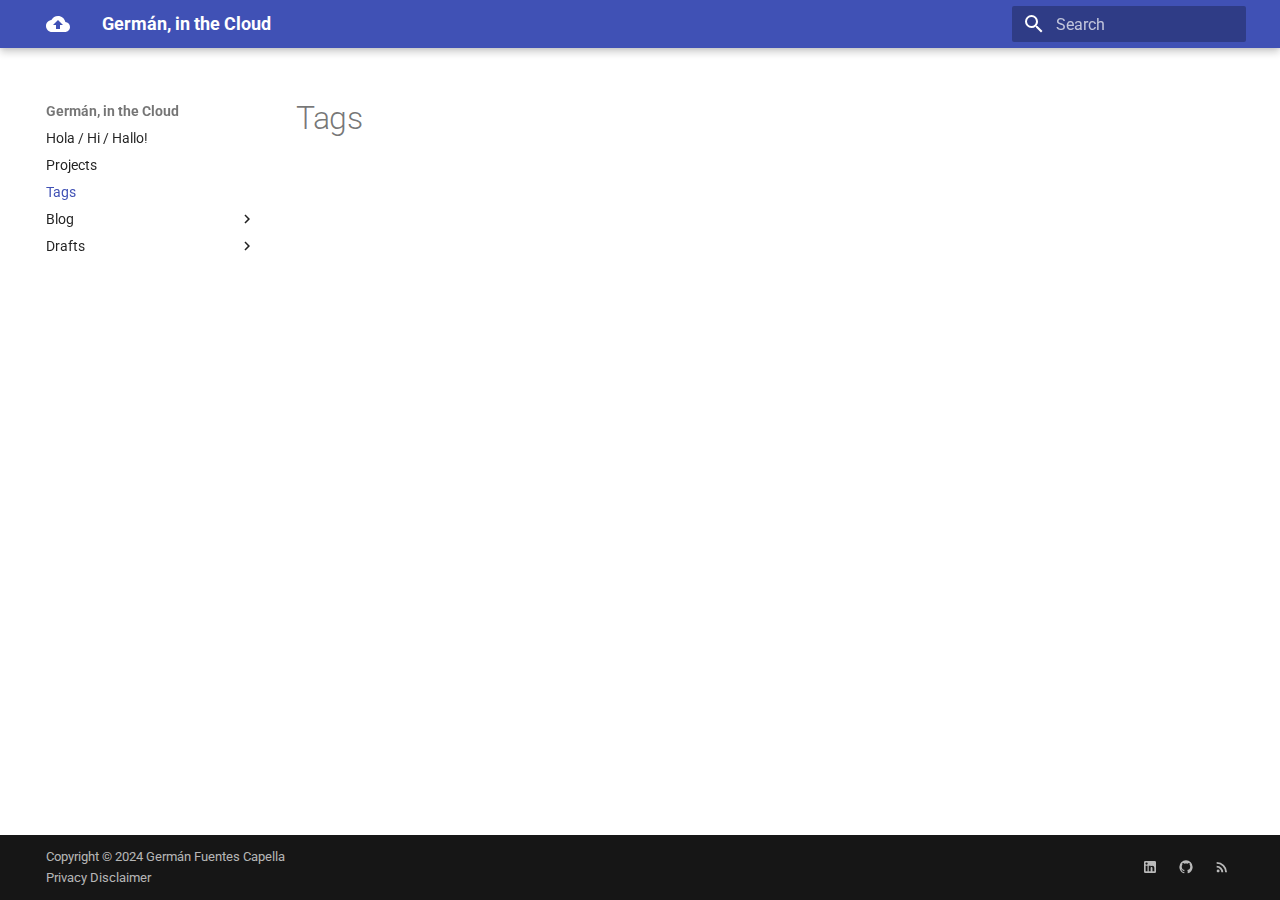
<file: tags/index.html>
<!doctype html>
<html lang="en" class="no-js">
  <head>
    
      <meta charset="utf-8">
      <meta name="viewport" content="width=device-width,initial-scale=1">
      
        <meta name="description" content="Germán, in the Cloud">
      
      
      
        <link rel="canonical" href="https://cloudgerman.com/tags/">
      
      
        <link rel="prev" href="../projects/">
      
      
        <link rel="next" href="../blog/">
      
      
        <link rel="alternate" type="application/rss+xml" title="RSS feed" href="../feed_rss_created.xml">
        <link rel="alternate" type="application/rss+xml" title="RSS feed of updated content" href="../feed_rss_updated.xml">
      
      <link rel="icon" href="../assets/images/favicon.svg">
      <meta name="generator" content="mkdocs-1.6.1, mkdocs-material-9.5.49">
    
    
      
        <title>Tags - Germán, in the Cloud</title>
      
    
    
      <link rel="stylesheet" href="../assets/stylesheets/main.6f8fc17f.min.css">
      
        
        <link rel="stylesheet" href="../assets/stylesheets/palette.06af60db.min.css">
      
      


    
    
      
    
    
      
        
        
        <link rel="preconnect" href="https://fonts.gstatic.com" crossorigin>
        <link rel="stylesheet" href="https://fonts.googleapis.com/css?family=Roboto:300,300i,400,400i,700,700i%7CRoboto+Mono:400,400i,700,700i&display=fallback">
        <style>:root{--md-text-font:"Roboto";--md-code-font:"Roboto Mono"}</style>
      
    
    
      <link rel="stylesheet" href="../stylesheets/extra.css">
    
    <script>__md_scope=new URL("..",location),__md_hash=e=>[...e].reduce(((e,_)=>(e<<5)-e+_.charCodeAt(0)),0),__md_get=(e,_=localStorage,t=__md_scope)=>JSON.parse(_.getItem(t.pathname+"."+e)),__md_set=(e,_,t=localStorage,a=__md_scope)=>{try{t.setItem(a.pathname+"."+e,JSON.stringify(_))}catch(e){}}</script>
    
      

    
    
    
  </head>
  
  
    
    
    
    
    
    <body dir="ltr" data-md-color-scheme="default" data-md-color-primary="custom" data-md-color-accent="indigo">
  
    
    <input class="md-toggle" data-md-toggle="drawer" type="checkbox" id="__drawer" autocomplete="off">
    <input class="md-toggle" data-md-toggle="search" type="checkbox" id="__search" autocomplete="off">
    <label class="md-overlay" for="__drawer"></label>
    <div data-md-component="skip">
      
    </div>
    <div data-md-component="announce">
      
    </div>
    
    
      

  

<header class="md-header md-header--shadow" data-md-component="header">
  <nav class="md-header__inner md-grid" aria-label="Header">
    <a href=".." title="Germán, in the Cloud" class="md-header__button md-logo" aria-label="Germán, in the Cloud" data-md-component="logo">
      
  <img src="../assets/images/logo.svg" alt="logo">

    </a>
    <label class="md-header__button md-icon" for="__drawer">
      
      <svg xmlns="http://www.w3.org/2000/svg" viewBox="0 0 24 24"><path d="M3 6h18v2H3zm0 5h18v2H3zm0 5h18v2H3z"/></svg>
    </label>
    <div class="md-header__title" data-md-component="header-title">
      <div class="md-header__ellipsis">
        <div class="md-header__topic">
          <span class="md-ellipsis">
            Germán, in the Cloud
          </span>
        </div>
        <div class="md-header__topic" data-md-component="header-topic">
          <span class="md-ellipsis">
            
              Tags
            
          </span>
        </div>
      </div>
    </div>
    
      
    
    
    
    
      <label class="md-header__button md-icon" for="__search">
        
        <svg xmlns="http://www.w3.org/2000/svg" viewBox="0 0 24 24"><path d="M9.5 3A6.5 6.5 0 0 1 16 9.5c0 1.61-.59 3.09-1.56 4.23l.27.27h.79l5 5-1.5 1.5-5-5v-.79l-.27-.27A6.52 6.52 0 0 1 9.5 16 6.5 6.5 0 0 1 3 9.5 6.5 6.5 0 0 1 9.5 3m0 2C7 5 5 7 5 9.5S7 14 9.5 14 14 12 14 9.5 12 5 9.5 5"/></svg>
      </label>
      <div class="md-search" data-md-component="search" role="dialog">
  <label class="md-search__overlay" for="__search"></label>
  <div class="md-search__inner" role="search">
    <form class="md-search__form" name="search">
      <input type="text" class="md-search__input" name="query" aria-label="Search" placeholder="Search" autocapitalize="off" autocorrect="off" autocomplete="off" spellcheck="false" data-md-component="search-query" required>
      <label class="md-search__icon md-icon" for="__search">
        
        <svg xmlns="http://www.w3.org/2000/svg" viewBox="0 0 24 24"><path d="M9.5 3A6.5 6.5 0 0 1 16 9.5c0 1.61-.59 3.09-1.56 4.23l.27.27h.79l5 5-1.5 1.5-5-5v-.79l-.27-.27A6.52 6.52 0 0 1 9.5 16 6.5 6.5 0 0 1 3 9.5 6.5 6.5 0 0 1 9.5 3m0 2C7 5 5 7 5 9.5S7 14 9.5 14 14 12 14 9.5 12 5 9.5 5"/></svg>
        
        <svg xmlns="http://www.w3.org/2000/svg" viewBox="0 0 24 24"><path d="M20 11v2H8l5.5 5.5-1.42 1.42L4.16 12l7.92-7.92L13.5 5.5 8 11z"/></svg>
      </label>
      <nav class="md-search__options" aria-label="Search">
        
        <button type="reset" class="md-search__icon md-icon" title="Clear" aria-label="Clear" tabindex="-1">
          
          <svg xmlns="http://www.w3.org/2000/svg" viewBox="0 0 24 24"><path d="M19 6.41 17.59 5 12 10.59 6.41 5 5 6.41 10.59 12 5 17.59 6.41 19 12 13.41 17.59 19 19 17.59 13.41 12z"/></svg>
        </button>
      </nav>
      
    </form>
    <div class="md-search__output">
      <div class="md-search__scrollwrap" tabindex="0" data-md-scrollfix>
        <div class="md-search-result" data-md-component="search-result">
          <div class="md-search-result__meta">
            Initializing search
          </div>
          <ol class="md-search-result__list" role="presentation"></ol>
        </div>
      </div>
    </div>
  </div>
</div>
    
    
  </nav>
  
</header>
    
    <div class="md-container" data-md-component="container">
      
      
        
          
        
      
      <main class="md-main" data-md-component="main">
        <div class="md-main__inner md-grid">
          
            
              
              <div class="md-sidebar md-sidebar--primary" data-md-component="sidebar" data-md-type="navigation" >
                <div class="md-sidebar__scrollwrap">
                  <div class="md-sidebar__inner">
                    



<nav class="md-nav md-nav--primary" aria-label="Navigation" data-md-level="0">
  <label class="md-nav__title" for="__drawer">
    <a href=".." title="Germán, in the Cloud" class="md-nav__button md-logo" aria-label="Germán, in the Cloud" data-md-component="logo">
      
  <img src="../assets/images/logo.svg" alt="logo">

    </a>
    Germán, in the Cloud
  </label>
  
  <ul class="md-nav__list" data-md-scrollfix>
    
      
      
  
  
  
  
    <li class="md-nav__item">
      <a href=".." class="md-nav__link">
        
  
  <span class="md-ellipsis">
    Hola / Hi / Hallo!
  </span>
  

      </a>
    </li>
  

    
      
      
  
  
  
  
    <li class="md-nav__item">
      <a href="../projects/" class="md-nav__link">
        
  
  <span class="md-ellipsis">
    Projects
  </span>
  

      </a>
    </li>
  

    
      
      
  
  
    
  
  
  
    <li class="md-nav__item md-nav__item--active">
      
      <input class="md-nav__toggle md-toggle" type="checkbox" id="__toc">
      
      
      
      <a href="./" class="md-nav__link md-nav__link--active">
        
  
  <span class="md-ellipsis">
    Tags
  </span>
  

      </a>
      
    </li>
  

    
      
      
  
  
  
  
    
    
      
        
          
        
      
        
      
    
    
    
    <li class="md-nav__item md-nav__item--nested">
      
        
        
        <input class="md-nav__toggle md-toggle " type="checkbox" id="__nav_4" >
        
          
          
          <div class="md-nav__link md-nav__container">
            <a href="../blog/" class="md-nav__link ">
              
  
  <span class="md-ellipsis">
    Blog
  </span>
  

            </a>
            
              
              <label class="md-nav__link " for="__nav_4" id="__nav_4_label" tabindex="0">
                <span class="md-nav__icon md-icon"></span>
              </label>
            
          </div>
        
        <nav class="md-nav" data-md-level="1" aria-labelledby="__nav_4_label" aria-expanded="false">
          <label class="md-nav__title" for="__nav_4">
            <span class="md-nav__icon md-icon"></span>
            Blog
          </label>
          <ul class="md-nav__list" data-md-scrollfix>
            
              
            
              
                
  
  
  
  
    <li class="md-nav__item">
      <a href=".." class="md-nav__link">
        
  
  <span class="md-ellipsis">
    Archive
  </span>
  

      </a>
    </li>
  

              
            
          </ul>
        </nav>
      
    </li>
  

    
      
      
  
  
  
  
    
    
      
        
      
    
    
    
    <li class="md-nav__item md-nav__item--nested">
      
        
        
        <input class="md-nav__toggle md-toggle " type="checkbox" id="__nav_5" >
        
          
          <label class="md-nav__link" for="__nav_5" id="__nav_5_label" tabindex="0">
            
  
  <span class="md-ellipsis">
    Drafts
  </span>
  

            <span class="md-nav__icon md-icon"></span>
          </label>
        
        <nav class="md-nav" data-md-level="1" aria-labelledby="__nav_5_label" aria-expanded="false">
          <label class="md-nav__title" for="__nav_5">
            <span class="md-nav__icon md-icon"></span>
            Drafts
          </label>
          <ul class="md-nav__list" data-md-scrollfix>
            
              
                
  
  
  
  
    
    
      
        
          
        
      
        
      
        
      
        
      
        
      
        
      
        
      
    
    
    
    <li class="md-nav__item md-nav__item--nested">
      
        
        
        <input class="md-nav__toggle md-toggle " type="checkbox" id="__nav_5_1" >
        
          
          
          <div class="md-nav__link md-nav__container">
            <a href="../drafts/Continuous-Compliance-as-Code/" class="md-nav__link ">
              
  
  <span class="md-ellipsis">
    Continuous Compliance as Code
  </span>
  

            </a>
            
              
              <label class="md-nav__link " for="__nav_5_1" id="__nav_5_1_label" tabindex="0">
                <span class="md-nav__icon md-icon"></span>
              </label>
            
          </div>
        
        <nav class="md-nav" data-md-level="2" aria-labelledby="__nav_5_1_label" aria-expanded="false">
          <label class="md-nav__title" for="__nav_5_1">
            <span class="md-nav__icon md-icon"></span>
            Continuous Compliance as Code
          </label>
          <ul class="md-nav__list" data-md-scrollfix>
            
              
            
              
                
  
  
  
  
    <li class="md-nav__item">
      <a href="../drafts/Continuous-Compliance-as-Code/RESEARCH-Agile-Manifesto/" class="md-nav__link">
        
  
  <span class="md-ellipsis">
    Agile manifesto
  </span>
  

      </a>
    </li>
  

              
            
              
                
  
  
  
  
    <li class="md-nav__item">
      <a href="../drafts/Continuous-Compliance-as-Code/RESEARCH-Extreme-Programming/" class="md-nav__link">
        
  
  <span class="md-ellipsis">
    Extreme Programming: A Humanistic Discipline of Software Development
  </span>
  

      </a>
    </li>
  

              
            
              
                
  
  
  
  
    <li class="md-nav__item">
      <a href="../drafts/Continuous-Compliance-as-Code/RESEARCH-Wikipedia-CI/" class="md-nav__link">
        
  
  <span class="md-ellipsis">
    Wikipedia - Continuous Integration
  </span>
  

      </a>
    </li>
  

              
            
              
                
  
  
  
  
    <li class="md-nav__item">
      <a href="../drafts/Continuous-Compliance-as-Code/RESEARCH-Wikipedia-Continuous-Testing/" class="md-nav__link">
        
  
  <span class="md-ellipsis">
    Wikipedia - Continuous Testing
  </span>
  

      </a>
    </li>
  

              
            
              
                
  
  
  
  
    <li class="md-nav__item">
      <a href="../drafts/Continuous-Compliance-as-Code/TODOs/" class="md-nav__link">
        
  
  <span class="md-ellipsis">
    TODOs: Ideas to explore
  </span>
  

      </a>
    </li>
  

              
            
              
                
  
  
  
  
    <li class="md-nav__item">
      <a href="../drafts/Continuous-Compliance-as-Code/index-v2/" class="md-nav__link">
        
  
  <span class="md-ellipsis">
    On effective and continuous operational compliance
  </span>
  

      </a>
    </li>
  

              
            
          </ul>
        </nav>
      
    </li>
  

              
            
          </ul>
        </nav>
      
    </li>
  

    
  </ul>
</nav>
                  </div>
                </div>
              </div>
            
            
              
              <div class="md-sidebar md-sidebar--secondary" data-md-component="sidebar" data-md-type="toc" >
                <div class="md-sidebar__scrollwrap">
                  <div class="md-sidebar__inner">
                    

<nav class="md-nav md-nav--secondary" aria-label="Table of contents">
  
  
  
  
</nav>
                  </div>
                </div>
              </div>
            
          
          
            <div class="md-content" data-md-component="content">
              <article class="md-content__inner md-typeset">
                
                  


  <h1>Tags</h1>














                
              </article>
            </div>
          
          
<script>var target=document.getElementById(location.hash.slice(1));target&&target.name&&(target.checked=target.name.startsWith("__tabbed_"))</script>
        </div>
        
      </main>
      
        <footer class="md-footer">
  
  <div class="md-footer-meta md-typeset">
    <div class="md-footer-meta__inner md-grid">
      <div class="md-copyright">
  
    <div class="md-copyright__highlight">
      Copyright &copy; 2024 Germán Fuentes Capella <div><a href="/privacy">Privacy</a> <a href="/disclaimer">Disclaimer</a></div>

    </div>
  
  
</div>
      
        <div class="md-social">
  
    
    
    
    
      
      
    
    <a href="https://www.linkedin.com/in/germanfuentescapella/?locale=en_US" target="_blank" rel="noopener" title="www.linkedin.com" class="md-social__link">
      <svg xmlns="http://www.w3.org/2000/svg" viewBox="0 0 24 24"><path d="M19 3a2 2 0 0 1 2 2v14a2 2 0 0 1-2 2H5a2 2 0 0 1-2-2V5a2 2 0 0 1 2-2zm-.5 15.5v-5.3a3.26 3.26 0 0 0-3.26-3.26c-.85 0-1.84.52-2.32 1.3v-1.11h-2.79v8.37h2.79v-4.93c0-.77.62-1.4 1.39-1.4a1.4 1.4 0 0 1 1.4 1.4v4.93zM6.88 8.56a1.68 1.68 0 0 0 1.68-1.68c0-.93-.75-1.69-1.68-1.69a1.69 1.69 0 0 0-1.69 1.69c0 .93.76 1.68 1.69 1.68m1.39 9.94v-8.37H5.5v8.37z"/></svg>
    </a>
  
    
    
    
    
      
      
    
    <a href="https://github.com/cloudgerman" target="_blank" rel="noopener" title="github.com" class="md-social__link">
      <svg xmlns="http://www.w3.org/2000/svg" viewBox="0 0 24 24"><path d="M12 2A10 10 0 0 0 2 12c0 4.42 2.87 8.17 6.84 9.5.5.08.66-.23.66-.5v-1.69c-2.77.6-3.36-1.34-3.36-1.34-.46-1.16-1.11-1.47-1.11-1.47-.91-.62.07-.6.07-.6 1 .07 1.53 1.03 1.53 1.03.87 1.52 2.34 1.07 2.91.83.09-.65.35-1.09.63-1.34-2.22-.25-4.55-1.11-4.55-4.92 0-1.11.38-2 1.03-2.71-.1-.25-.45-1.29.1-2.64 0 0 .84-.27 2.75 1.02.79-.22 1.65-.33 2.5-.33s1.71.11 2.5.33c1.91-1.29 2.75-1.02 2.75-1.02.55 1.35.2 2.39.1 2.64.65.71 1.03 1.6 1.03 2.71 0 3.82-2.34 4.66-4.57 4.91.36.31.69.92.69 1.85V21c0 .27.16.59.67.5C19.14 20.16 22 16.42 22 12A10 10 0 0 0 12 2"/></svg>
    </a>
  
    
    
    
    
      
      
    
    <a href="https://cloudgerman.com/feed_rss_created.xml" target="_blank" rel="noopener" title="cloudgerman.com" class="md-social__link">
      <svg xmlns="http://www.w3.org/2000/svg" viewBox="0 0 24 24"><path d="M6.18 15.64a2.18 2.18 0 0 1 2.18 2.18C8.36 19 7.38 20 6.18 20 5 20 4 19 4 17.82a2.18 2.18 0 0 1 2.18-2.18M4 4.44A15.56 15.56 0 0 1 19.56 20h-2.83A12.73 12.73 0 0 0 4 7.27zm0 5.66a9.9 9.9 0 0 1 9.9 9.9h-2.83A7.07 7.07 0 0 0 4 12.93z"/></svg>
    </a>
  
</div>
      
    </div>
  </div>
</footer>
      
    </div>
    <div class="md-dialog" data-md-component="dialog">
      <div class="md-dialog__inner md-typeset"></div>
    </div>
    
    
    <script id="__config" type="application/json">{"base": "..", "features": ["content.footnote.tooltips", "navigation.indexes"], "search": "../assets/javascripts/workers/search.6ce7567c.min.js", "translations": {"clipboard.copied": "Copied to clipboard", "clipboard.copy": "Copy to clipboard", "search.result.more.one": "1 more on this page", "search.result.more.other": "# more on this page", "search.result.none": "No matching documents", "search.result.one": "1 matching document", "search.result.other": "# matching documents", "search.result.placeholder": "Type to start searching", "search.result.term.missing": "Missing", "select.version": "Select version"}}</script>
    
    
      <script src="../assets/javascripts/bundle.88dd0f4e.min.js"></script>
      
    
  </body>
</html>
</file>
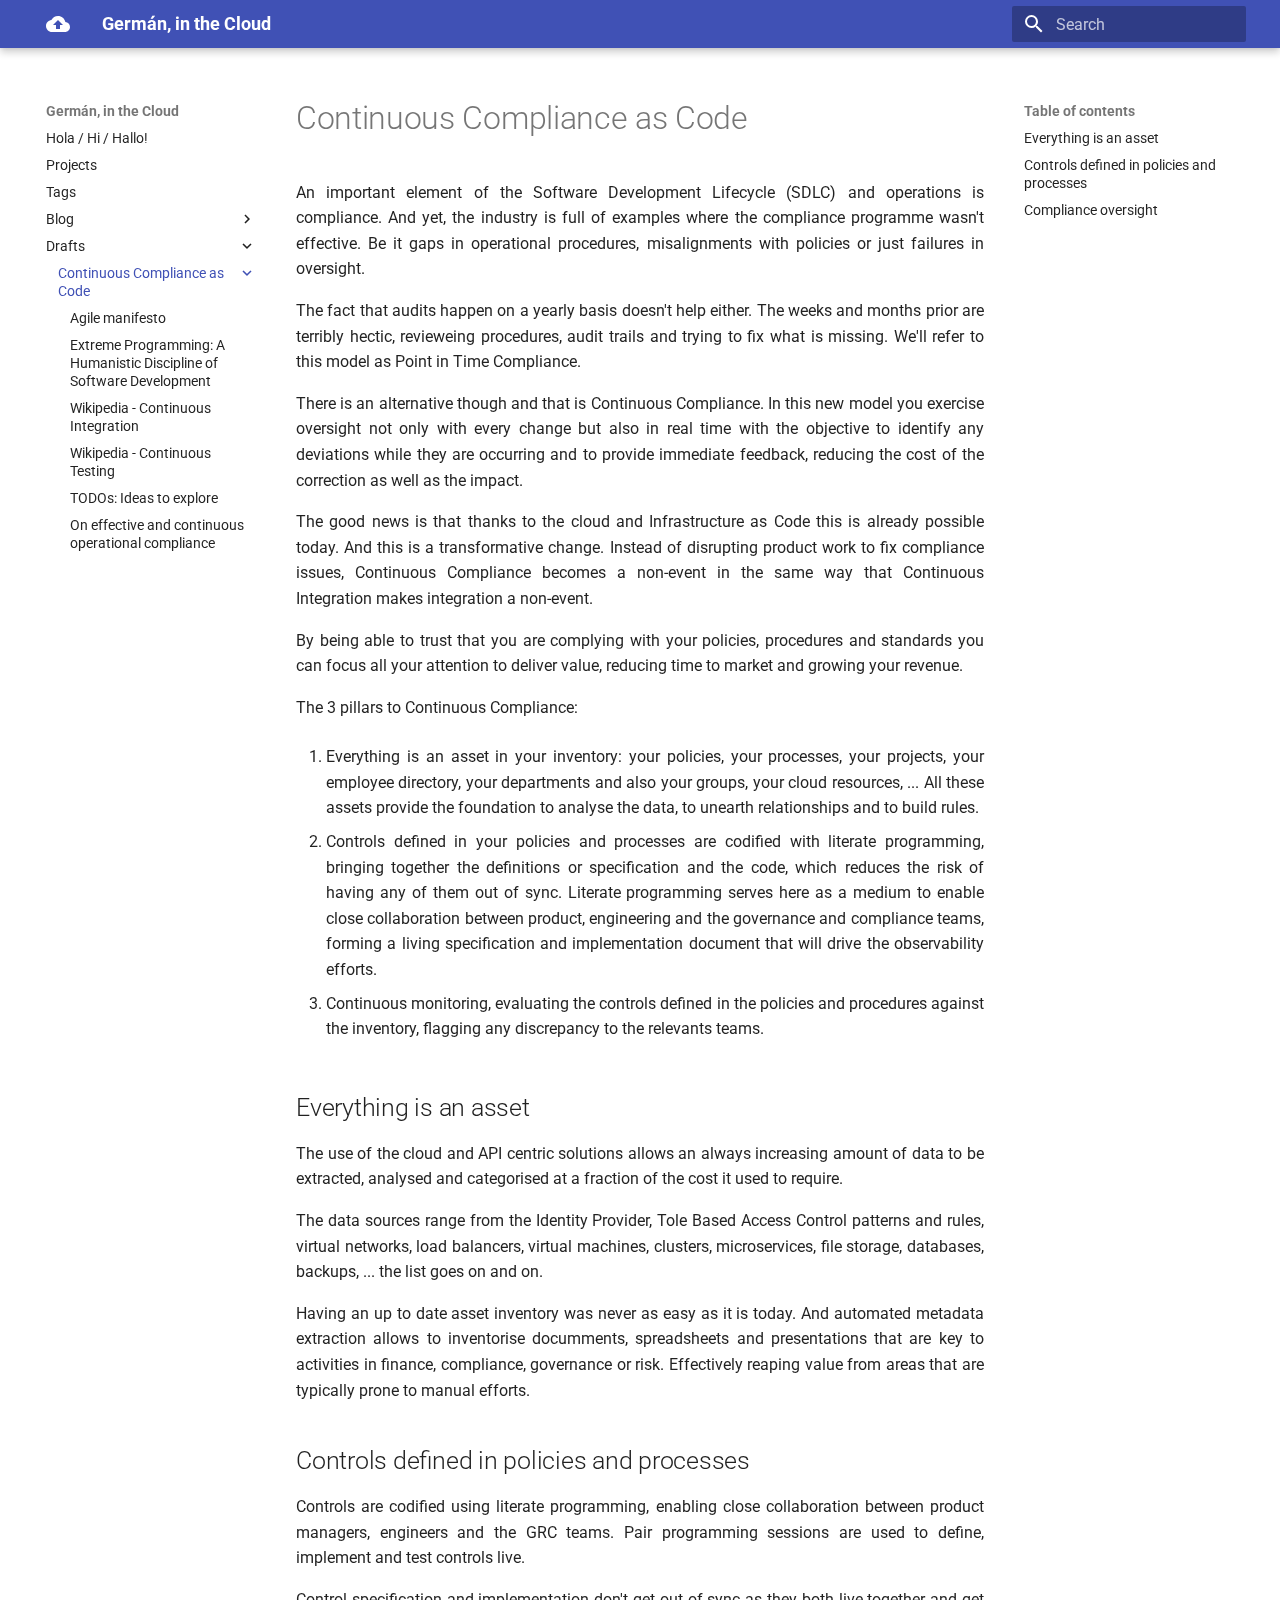
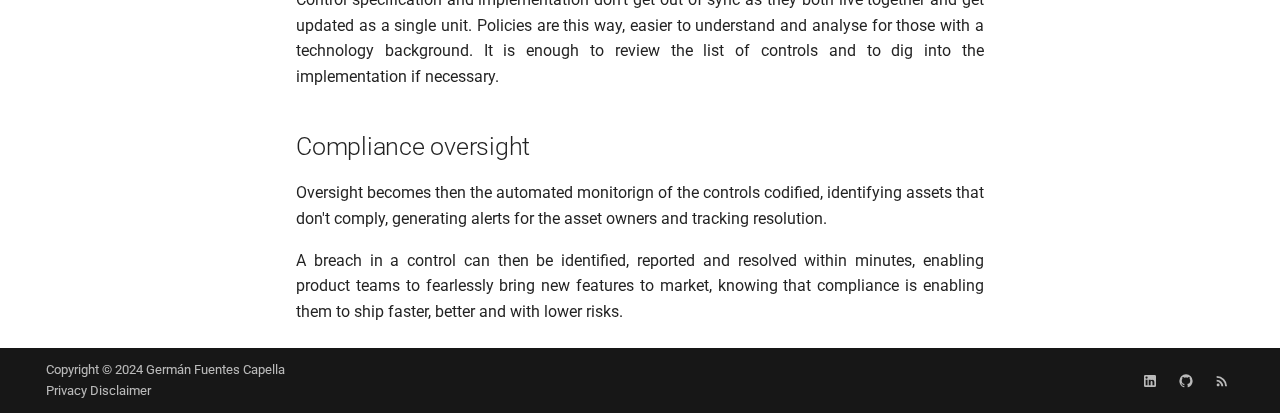
<file: drafts/Continuous-Compliance-as-Code/index.html>
<!doctype html>
<html lang="en" class="no-js">
  <head>
    
      <meta charset="utf-8">
      <meta name="viewport" content="width=device-width,initial-scale=1">
      
        <meta name="description" content="Germán, in the Cloud">
      
      
      
        <link rel="canonical" href="https://cloudgerman.com/drafts/Continuous-Compliance-as-Code/">
      
      
        <link rel="prev" href="../../blog/">
      
      
        <link rel="next" href="RESEARCH-Agile-Manifesto/">
      
      
        <link rel="alternate" type="application/rss+xml" title="RSS feed" href="../../feed_rss_created.xml">
        <link rel="alternate" type="application/rss+xml" title="RSS feed of updated content" href="../../feed_rss_updated.xml">
      
      <link rel="icon" href="../../assets/images/favicon.svg">
      <meta name="generator" content="mkdocs-1.6.1, mkdocs-material-9.5.49">
    
    
      
        <title>Continuous Compliance as Code - Germán, in the Cloud</title>
      
    
    
      <link rel="stylesheet" href="../../assets/stylesheets/main.6f8fc17f.min.css">
      
        
        <link rel="stylesheet" href="../../assets/stylesheets/palette.06af60db.min.css">
      
      


    
    
      
    
    
      
        
        
        <link rel="preconnect" href="https://fonts.gstatic.com" crossorigin>
        <link rel="stylesheet" href="https://fonts.googleapis.com/css?family=Roboto:300,300i,400,400i,700,700i%7CRoboto+Mono:400,400i,700,700i&display=fallback">
        <style>:root{--md-text-font:"Roboto";--md-code-font:"Roboto Mono"}</style>
      
    
    
      <link rel="stylesheet" href="../../stylesheets/extra.css">
    
    <script>__md_scope=new URL("../..",location),__md_hash=e=>[...e].reduce(((e,_)=>(e<<5)-e+_.charCodeAt(0)),0),__md_get=(e,_=localStorage,t=__md_scope)=>JSON.parse(_.getItem(t.pathname+"."+e)),__md_set=(e,_,t=localStorage,a=__md_scope)=>{try{t.setItem(a.pathname+"."+e,JSON.stringify(_))}catch(e){}}</script>
    
      

    
    
    
  </head>
  
  
    
    
    
    
    
    <body dir="ltr" data-md-color-scheme="default" data-md-color-primary="custom" data-md-color-accent="indigo">
  
    
    <input class="md-toggle" data-md-toggle="drawer" type="checkbox" id="__drawer" autocomplete="off">
    <input class="md-toggle" data-md-toggle="search" type="checkbox" id="__search" autocomplete="off">
    <label class="md-overlay" for="__drawer"></label>
    <div data-md-component="skip">
      
        
        <a href="#continuous-compliance-as-code" class="md-skip">
          Skip to content
        </a>
      
    </div>
    <div data-md-component="announce">
      
    </div>
    
    
      

  

<header class="md-header md-header--shadow" data-md-component="header">
  <nav class="md-header__inner md-grid" aria-label="Header">
    <a href="../.." title="Germán, in the Cloud" class="md-header__button md-logo" aria-label="Germán, in the Cloud" data-md-component="logo">
      
  <img src="../../assets/images/logo.svg" alt="logo">

    </a>
    <label class="md-header__button md-icon" for="__drawer">
      
      <svg xmlns="http://www.w3.org/2000/svg" viewBox="0 0 24 24"><path d="M3 6h18v2H3zm0 5h18v2H3zm0 5h18v2H3z"/></svg>
    </label>
    <div class="md-header__title" data-md-component="header-title">
      <div class="md-header__ellipsis">
        <div class="md-header__topic">
          <span class="md-ellipsis">
            Germán, in the Cloud
          </span>
        </div>
        <div class="md-header__topic" data-md-component="header-topic">
          <span class="md-ellipsis">
            
              Continuous Compliance as Code
            
          </span>
        </div>
      </div>
    </div>
    
      
    
    
    
    
      <label class="md-header__button md-icon" for="__search">
        
        <svg xmlns="http://www.w3.org/2000/svg" viewBox="0 0 24 24"><path d="M9.5 3A6.5 6.5 0 0 1 16 9.5c0 1.61-.59 3.09-1.56 4.23l.27.27h.79l5 5-1.5 1.5-5-5v-.79l-.27-.27A6.52 6.52 0 0 1 9.5 16 6.5 6.5 0 0 1 3 9.5 6.5 6.5 0 0 1 9.5 3m0 2C7 5 5 7 5 9.5S7 14 9.5 14 14 12 14 9.5 12 5 9.5 5"/></svg>
      </label>
      <div class="md-search" data-md-component="search" role="dialog">
  <label class="md-search__overlay" for="__search"></label>
  <div class="md-search__inner" role="search">
    <form class="md-search__form" name="search">
      <input type="text" class="md-search__input" name="query" aria-label="Search" placeholder="Search" autocapitalize="off" autocorrect="off" autocomplete="off" spellcheck="false" data-md-component="search-query" required>
      <label class="md-search__icon md-icon" for="__search">
        
        <svg xmlns="http://www.w3.org/2000/svg" viewBox="0 0 24 24"><path d="M9.5 3A6.5 6.5 0 0 1 16 9.5c0 1.61-.59 3.09-1.56 4.23l.27.27h.79l5 5-1.5 1.5-5-5v-.79l-.27-.27A6.52 6.52 0 0 1 9.5 16 6.5 6.5 0 0 1 3 9.5 6.5 6.5 0 0 1 9.5 3m0 2C7 5 5 7 5 9.5S7 14 9.5 14 14 12 14 9.5 12 5 9.5 5"/></svg>
        
        <svg xmlns="http://www.w3.org/2000/svg" viewBox="0 0 24 24"><path d="M20 11v2H8l5.5 5.5-1.42 1.42L4.16 12l7.92-7.92L13.5 5.5 8 11z"/></svg>
      </label>
      <nav class="md-search__options" aria-label="Search">
        
        <button type="reset" class="md-search__icon md-icon" title="Clear" aria-label="Clear" tabindex="-1">
          
          <svg xmlns="http://www.w3.org/2000/svg" viewBox="0 0 24 24"><path d="M19 6.41 17.59 5 12 10.59 6.41 5 5 6.41 10.59 12 5 17.59 6.41 19 12 13.41 17.59 19 19 17.59 13.41 12z"/></svg>
        </button>
      </nav>
      
    </form>
    <div class="md-search__output">
      <div class="md-search__scrollwrap" tabindex="0" data-md-scrollfix>
        <div class="md-search-result" data-md-component="search-result">
          <div class="md-search-result__meta">
            Initializing search
          </div>
          <ol class="md-search-result__list" role="presentation"></ol>
        </div>
      </div>
    </div>
  </div>
</div>
    
    
  </nav>
  
</header>
    
    <div class="md-container" data-md-component="container">
      
      
        
          
        
      
      <main class="md-main" data-md-component="main">
        <div class="md-main__inner md-grid">
          
            
              
              <div class="md-sidebar md-sidebar--primary" data-md-component="sidebar" data-md-type="navigation" >
                <div class="md-sidebar__scrollwrap">
                  <div class="md-sidebar__inner">
                    



<nav class="md-nav md-nav--primary" aria-label="Navigation" data-md-level="0">
  <label class="md-nav__title" for="__drawer">
    <a href="../.." title="Germán, in the Cloud" class="md-nav__button md-logo" aria-label="Germán, in the Cloud" data-md-component="logo">
      
  <img src="../../assets/images/logo.svg" alt="logo">

    </a>
    Germán, in the Cloud
  </label>
  
  <ul class="md-nav__list" data-md-scrollfix>
    
      
      
  
  
  
  
    <li class="md-nav__item">
      <a href="../.." class="md-nav__link">
        
  
  <span class="md-ellipsis">
    Hola / Hi / Hallo!
  </span>
  

      </a>
    </li>
  

    
      
      
  
  
  
  
    <li class="md-nav__item">
      <a href="../../projects/" class="md-nav__link">
        
  
  <span class="md-ellipsis">
    Projects
  </span>
  

      </a>
    </li>
  

    
      
      
  
  
  
  
    <li class="md-nav__item">
      <a href="../../tags/" class="md-nav__link">
        
  
  <span class="md-ellipsis">
    Tags
  </span>
  

      </a>
    </li>
  

    
      
      
  
  
  
  
    
    
      
        
          
        
      
        
      
    
    
    
    <li class="md-nav__item md-nav__item--nested">
      
        
        
        <input class="md-nav__toggle md-toggle " type="checkbox" id="__nav_4" >
        
          
          
          <div class="md-nav__link md-nav__container">
            <a href="../../blog/" class="md-nav__link ">
              
  
  <span class="md-ellipsis">
    Blog
  </span>
  

            </a>
            
              
              <label class="md-nav__link " for="__nav_4" id="__nav_4_label" tabindex="0">
                <span class="md-nav__icon md-icon"></span>
              </label>
            
          </div>
        
        <nav class="md-nav" data-md-level="1" aria-labelledby="__nav_4_label" aria-expanded="false">
          <label class="md-nav__title" for="__nav_4">
            <span class="md-nav__icon md-icon"></span>
            Blog
          </label>
          <ul class="md-nav__list" data-md-scrollfix>
            
              
            
              
                
  
  
  
  
    <li class="md-nav__item">
      <a href="../.." class="md-nav__link">
        
  
  <span class="md-ellipsis">
    Archive
  </span>
  

      </a>
    </li>
  

              
            
          </ul>
        </nav>
      
    </li>
  

    
      
      
  
  
    
  
  
  
    
    
      
        
      
    
    
    
    <li class="md-nav__item md-nav__item--active md-nav__item--nested">
      
        
        
        <input class="md-nav__toggle md-toggle " type="checkbox" id="__nav_5" checked>
        
          
          <label class="md-nav__link" for="__nav_5" id="__nav_5_label" tabindex="0">
            
  
  <span class="md-ellipsis">
    Drafts
  </span>
  

            <span class="md-nav__icon md-icon"></span>
          </label>
        
        <nav class="md-nav" data-md-level="1" aria-labelledby="__nav_5_label" aria-expanded="true">
          <label class="md-nav__title" for="__nav_5">
            <span class="md-nav__icon md-icon"></span>
            Drafts
          </label>
          <ul class="md-nav__list" data-md-scrollfix>
            
              
                
  
  
    
  
  
  
    
    
      
        
          
        
      
        
      
        
      
        
      
        
      
        
      
        
      
    
    
    
    <li class="md-nav__item md-nav__item--active md-nav__item--nested">
      
        
        
        <input class="md-nav__toggle md-toggle " type="checkbox" id="__nav_5_1" checked>
        
          
          
          <div class="md-nav__link md-nav__container">
            <a href="./" class="md-nav__link md-nav__link--active">
              
  
  <span class="md-ellipsis">
    Continuous Compliance as Code
  </span>
  

            </a>
            
              
              <label class="md-nav__link md-nav__link--active" for="__nav_5_1" id="__nav_5_1_label" tabindex="0">
                <span class="md-nav__icon md-icon"></span>
              </label>
            
          </div>
        
        <nav class="md-nav" data-md-level="2" aria-labelledby="__nav_5_1_label" aria-expanded="true">
          <label class="md-nav__title" for="__nav_5_1">
            <span class="md-nav__icon md-icon"></span>
            Continuous Compliance as Code
          </label>
          <ul class="md-nav__list" data-md-scrollfix>
            
              
            
              
                
  
  
  
  
    <li class="md-nav__item">
      <a href="RESEARCH-Agile-Manifesto/" class="md-nav__link">
        
  
  <span class="md-ellipsis">
    Agile manifesto
  </span>
  

      </a>
    </li>
  

              
            
              
                
  
  
  
  
    <li class="md-nav__item">
      <a href="RESEARCH-Extreme-Programming/" class="md-nav__link">
        
  
  <span class="md-ellipsis">
    Extreme Programming: A Humanistic Discipline of Software Development
  </span>
  

      </a>
    </li>
  

              
            
              
                
  
  
  
  
    <li class="md-nav__item">
      <a href="RESEARCH-Wikipedia-CI/" class="md-nav__link">
        
  
  <span class="md-ellipsis">
    Wikipedia - Continuous Integration
  </span>
  

      </a>
    </li>
  

              
            
              
                
  
  
  
  
    <li class="md-nav__item">
      <a href="RESEARCH-Wikipedia-Continuous-Testing/" class="md-nav__link">
        
  
  <span class="md-ellipsis">
    Wikipedia - Continuous Testing
  </span>
  

      </a>
    </li>
  

              
            
              
                
  
  
  
  
    <li class="md-nav__item">
      <a href="TODOs/" class="md-nav__link">
        
  
  <span class="md-ellipsis">
    TODOs: Ideas to explore
  </span>
  

      </a>
    </li>
  

              
            
              
                
  
  
  
  
    <li class="md-nav__item">
      <a href="index-v2/" class="md-nav__link">
        
  
  <span class="md-ellipsis">
    On effective and continuous operational compliance
  </span>
  

      </a>
    </li>
  

              
            
          </ul>
        </nav>
      
    </li>
  

              
            
          </ul>
        </nav>
      
    </li>
  

    
  </ul>
</nav>
                  </div>
                </div>
              </div>
            
            
              
              <div class="md-sidebar md-sidebar--secondary" data-md-component="sidebar" data-md-type="toc" >
                <div class="md-sidebar__scrollwrap">
                  <div class="md-sidebar__inner">
                    

<nav class="md-nav md-nav--secondary" aria-label="Table of contents">
  
  
  
    
  
  
    <label class="md-nav__title" for="__toc">
      <span class="md-nav__icon md-icon"></span>
      Table of contents
    </label>
    <ul class="md-nav__list" data-md-component="toc" data-md-scrollfix>
      
        <li class="md-nav__item">
  <a href="#everything-is-an-asset" class="md-nav__link">
    <span class="md-ellipsis">
      Everything is an asset
    </span>
  </a>
  
</li>
      
        <li class="md-nav__item">
  <a href="#controls-defined-in-policies-and-processes" class="md-nav__link">
    <span class="md-ellipsis">
      Controls defined in policies and processes
    </span>
  </a>
  
</li>
      
        <li class="md-nav__item">
  <a href="#compliance-oversight" class="md-nav__link">
    <span class="md-ellipsis">
      Compliance oversight
    </span>
  </a>
  
</li>
      
    </ul>
  
</nav>
                  </div>
                </div>
              </div>
            
          
          
            <div class="md-content" data-md-component="content">
              <article class="md-content__inner md-typeset">
                
                  


<h1 id="continuous-compliance-as-code">Continuous Compliance as Code</h1>
<p>An important element of the Software Development Lifecycle (SDLC) and operations is compliance. And yet,
the industry is full of examples where the compliance programme wasn't effective. Be it gaps in operational
procedures, misalignments with policies or just failures in oversight.</p>
<p>The fact that audits happen on a yearly basis doesn't help either. The weeks and months prior are terribly hectic,
revieweing procedures, audit trails and trying to fix what is missing. We'll refer to this model as Point in Time
Compliance.</p>
<p>There is an alternative though and that is Continuous Compliance. In this new model you exercise oversight not
only with every change but also in real time with the objective to identify any deviations while they are occurring
and to provide immediate feedback, reducing the cost of the correction as well as the impact.</p>
<p>The good news is that thanks to the cloud and Infrastructure as Code this is already possible today. And this is a
transformative change. Instead of disrupting product work to fix compliance issues, Continuous Compliance becomes a
non-event in the same way that Continuous Integration makes integration a non-event.</p>
<p>By being able to trust that you are complying with your policies, procedures and standards you can focus all your
attention to deliver value, reducing time to market and growing your revenue.</p>
<p>The 3 pillars to Continuous Compliance:</p>
<ol>
<li>
<p>Everything is an asset in your inventory: your policies, your processes, your projects, your employee directory,
your departments and also your groups, your cloud resources, ... All these assets provide the foundation to analyse
the data, to unearth relationships and to build rules.</p>
</li>
<li>
<p>Controls defined in your policies and processes are codified with literate programming, bringing together the
definitions or specification and the code, which reduces the risk of having any of them out of sync.
Literate programming serves here as a medium to enable close collaboration between product, engineering and the
governance and compliance teams, forming a living specification and implementation document that will drive the
observability efforts.</p>
</li>
<li>
<p>Continuous monitoring, evaluating the controls defined in the policies and procedures against the inventory,
flagging any discrepancy to the relevants teams.</p>
</li>
</ol>
<h2 id="everything-is-an-asset">Everything is an asset</h2>
<p>The use of the cloud and API centric solutions allows an always increasing amount of data to be extracted, analysed
and categorised at a fraction of the cost it used to require.</p>
<p>The data sources range from the Identity Provider, Tole Based Access Control patterns and rules, virtual networks,
load balancers, virtual machines, clusters, microservices, file storage, databases, backups, ... the list goes on
and on.</p>
<p>Having an up to date asset inventory was never as easy as it is today. And automated metadata extraction allows to
inventorise documments, spreadsheets and presentations that are key to activities in finance, compliance, governance
or risk. Effectively reaping value from areas that are typically prone to manual efforts.</p>
<h2 id="controls-defined-in-policies-and-processes">Controls defined in policies and processes</h2>
<p>Controls are codified using literate programming, enabling close collaboration between product managers, engineers and
the GRC teams. Pair programming sessions are used to define, implement and test controls live.</p>
<p>Control specification and implementation don't get out of sync as they both live together and get updated as a single unit.
Policies are this way, easier to understand and analyse for those with a technology background. It is enough to review
the list of controls and to dig into the implementation if necessary.</p>
<h2 id="compliance-oversight">Compliance oversight</h2>
<p>Oversight becomes then the automated monitorign of the controls codified, identifying assets that don't comply, generating
alerts for the asset owners and tracking resolution.</p>
<p>A breach in a control can then be identified, reported and resolved within minutes, enabling product teams to fearlessly
bring new features to market, knowing that compliance is enabling them to ship faster, better and with lower risks.</p>












                
              </article>
            </div>
          
          
<script>var target=document.getElementById(location.hash.slice(1));target&&target.name&&(target.checked=target.name.startsWith("__tabbed_"))</script>
        </div>
        
      </main>
      
        <footer class="md-footer">
  
  <div class="md-footer-meta md-typeset">
    <div class="md-footer-meta__inner md-grid">
      <div class="md-copyright">
  
    <div class="md-copyright__highlight">
      Copyright &copy; 2024 Germán Fuentes Capella <div><a href="/privacy">Privacy</a> <a href="/disclaimer">Disclaimer</a></div>

    </div>
  
  
</div>
      
        <div class="md-social">
  
    
    
    
    
      
      
    
    <a href="https://www.linkedin.com/in/germanfuentescapella/?locale=en_US" target="_blank" rel="noopener" title="www.linkedin.com" class="md-social__link">
      <svg xmlns="http://www.w3.org/2000/svg" viewBox="0 0 24 24"><path d="M19 3a2 2 0 0 1 2 2v14a2 2 0 0 1-2 2H5a2 2 0 0 1-2-2V5a2 2 0 0 1 2-2zm-.5 15.5v-5.3a3.26 3.26 0 0 0-3.26-3.26c-.85 0-1.84.52-2.32 1.3v-1.11h-2.79v8.37h2.79v-4.93c0-.77.62-1.4 1.39-1.4a1.4 1.4 0 0 1 1.4 1.4v4.93zM6.88 8.56a1.68 1.68 0 0 0 1.68-1.68c0-.93-.75-1.69-1.68-1.69a1.69 1.69 0 0 0-1.69 1.69c0 .93.76 1.68 1.69 1.68m1.39 9.94v-8.37H5.5v8.37z"/></svg>
    </a>
  
    
    
    
    
      
      
    
    <a href="https://github.com/cloudgerman" target="_blank" rel="noopener" title="github.com" class="md-social__link">
      <svg xmlns="http://www.w3.org/2000/svg" viewBox="0 0 24 24"><path d="M12 2A10 10 0 0 0 2 12c0 4.42 2.87 8.17 6.84 9.5.5.08.66-.23.66-.5v-1.69c-2.77.6-3.36-1.34-3.36-1.34-.46-1.16-1.11-1.47-1.11-1.47-.91-.62.07-.6.07-.6 1 .07 1.53 1.03 1.53 1.03.87 1.52 2.34 1.07 2.91.83.09-.65.35-1.09.63-1.34-2.22-.25-4.55-1.11-4.55-4.92 0-1.11.38-2 1.03-2.71-.1-.25-.45-1.29.1-2.64 0 0 .84-.27 2.75 1.02.79-.22 1.65-.33 2.5-.33s1.71.11 2.5.33c1.91-1.29 2.75-1.02 2.75-1.02.55 1.35.2 2.39.1 2.64.65.71 1.03 1.6 1.03 2.71 0 3.82-2.34 4.66-4.57 4.91.36.31.69.92.69 1.85V21c0 .27.16.59.67.5C19.14 20.16 22 16.42 22 12A10 10 0 0 0 12 2"/></svg>
    </a>
  
    
    
    
    
      
      
    
    <a href="https://cloudgerman.com/feed_rss_created.xml" target="_blank" rel="noopener" title="cloudgerman.com" class="md-social__link">
      <svg xmlns="http://www.w3.org/2000/svg" viewBox="0 0 24 24"><path d="M6.18 15.64a2.18 2.18 0 0 1 2.18 2.18C8.36 19 7.38 20 6.18 20 5 20 4 19 4 17.82a2.18 2.18 0 0 1 2.18-2.18M4 4.44A15.56 15.56 0 0 1 19.56 20h-2.83A12.73 12.73 0 0 0 4 7.27zm0 5.66a9.9 9.9 0 0 1 9.9 9.9h-2.83A7.07 7.07 0 0 0 4 12.93z"/></svg>
    </a>
  
</div>
      
    </div>
  </div>
</footer>
      
    </div>
    <div class="md-dialog" data-md-component="dialog">
      <div class="md-dialog__inner md-typeset"></div>
    </div>
    
    
    <script id="__config" type="application/json">{"base": "../..", "features": ["content.footnote.tooltips", "navigation.indexes"], "search": "../../assets/javascripts/workers/search.6ce7567c.min.js", "translations": {"clipboard.copied": "Copied to clipboard", "clipboard.copy": "Copy to clipboard", "search.result.more.one": "1 more on this page", "search.result.more.other": "# more on this page", "search.result.none": "No matching documents", "search.result.one": "1 matching document", "search.result.other": "# matching documents", "search.result.placeholder": "Type to start searching", "search.result.term.missing": "Missing", "select.version": "Select version"}}</script>
    
    
      <script src="../../assets/javascripts/bundle.88dd0f4e.min.js"></script>
      
    
  </body>
</html>
</file>
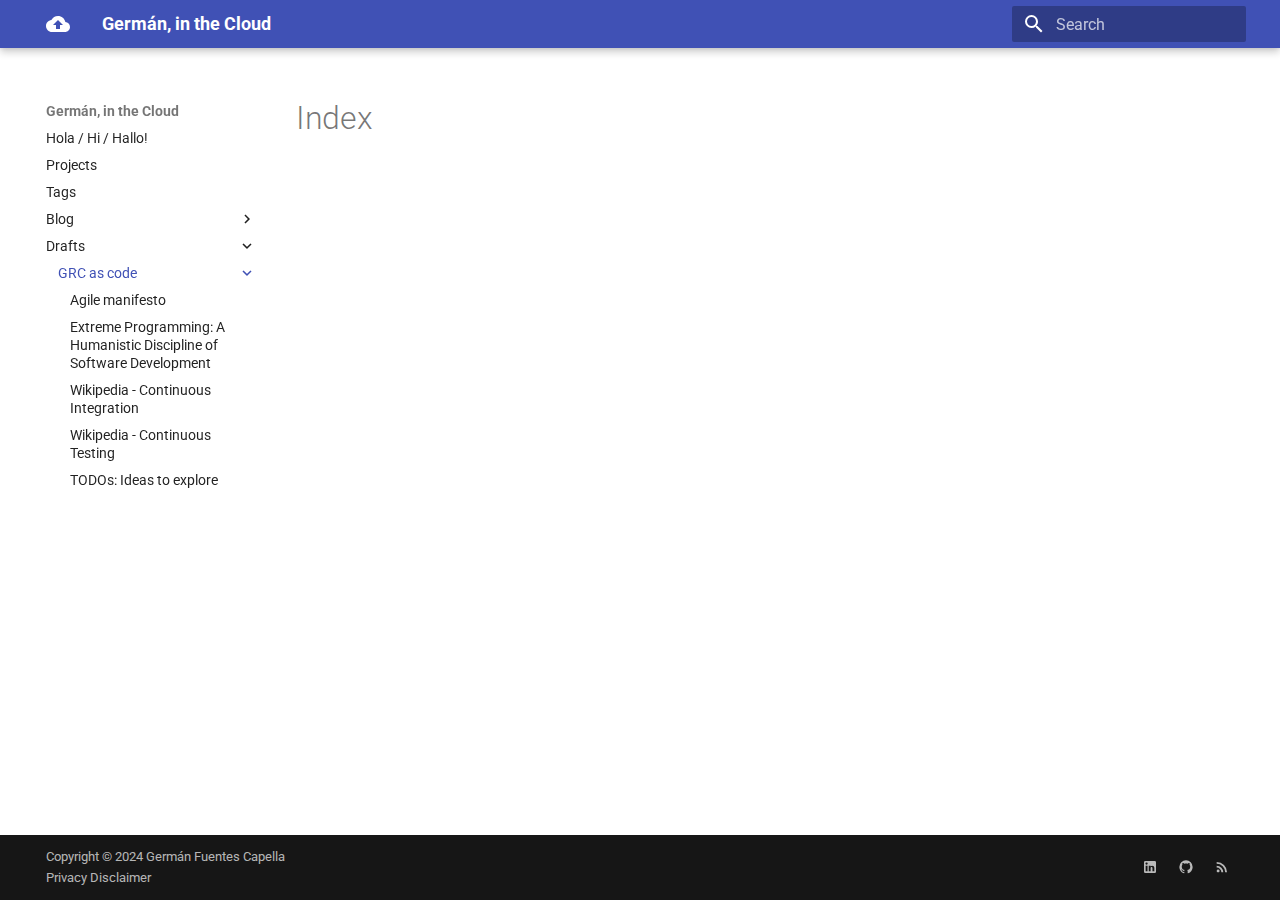
<file: drafts/GRC-as-code/index.html>
<!doctype html>
<html lang="en" class="no-js">
  <head>
    
      <meta charset="utf-8">
      <meta name="viewport" content="width=device-width,initial-scale=1">
      
        <meta name="description" content="Germán, in the Cloud">
      
      
      
        <link rel="canonical" href="https://cloudgerman.com/drafts/GRC-as-code/">
      
      
        <link rel="prev" href="../../blog/">
      
      
        <link rel="next" href="RESEARCH-Agile-Manifesto/">
      
      
        <link rel="alternate" type="application/rss+xml" title="RSS feed" href="../../feed_rss_created.xml">
        <link rel="alternate" type="application/rss+xml" title="RSS feed of updated content" href="../../feed_rss_updated.xml">
      
      <link rel="icon" href="../../assets/images/favicon.svg">
      <meta name="generator" content="mkdocs-1.6.1, mkdocs-material-9.5.43">
    
    
      
        <title>Index - Germán, in the Cloud</title>
      
    
    
      <link rel="stylesheet" href="../../assets/stylesheets/main.0253249f.min.css">
      
        
        <link rel="stylesheet" href="../../assets/stylesheets/palette.06af60db.min.css">
      
      


    
    
      
    
    
      
        
        
        <link rel="preconnect" href="https://fonts.gstatic.com" crossorigin>
        <link rel="stylesheet" href="https://fonts.googleapis.com/css?family=Roboto:300,300i,400,400i,700,700i%7CRoboto+Mono:400,400i,700,700i&display=fallback">
        <style>:root{--md-text-font:"Roboto";--md-code-font:"Roboto Mono"}</style>
      
    
    
      <link rel="stylesheet" href="../../stylesheets/extra.css">
    
    <script>__md_scope=new URL("../..",location),__md_hash=e=>[...e].reduce(((e,_)=>(e<<5)-e+_.charCodeAt(0)),0),__md_get=(e,_=localStorage,t=__md_scope)=>JSON.parse(_.getItem(t.pathname+"."+e)),__md_set=(e,_,t=localStorage,a=__md_scope)=>{try{t.setItem(a.pathname+"."+e,JSON.stringify(_))}catch(e){}}</script>
    
      

    
    
    
  </head>
  
  
    
    
    
    
    
    <body dir="ltr" data-md-color-scheme="default" data-md-color-primary="custom" data-md-color-accent="indigo">
  
    
    <input class="md-toggle" data-md-toggle="drawer" type="checkbox" id="__drawer" autocomplete="off">
    <input class="md-toggle" data-md-toggle="search" type="checkbox" id="__search" autocomplete="off">
    <label class="md-overlay" for="__drawer"></label>
    <div data-md-component="skip">
      
    </div>
    <div data-md-component="announce">
      
    </div>
    
    
      

  

<header class="md-header md-header--shadow" data-md-component="header">
  <nav class="md-header__inner md-grid" aria-label="Header">
    <a href="../.." title="Germán, in the Cloud" class="md-header__button md-logo" aria-label="Germán, in the Cloud" data-md-component="logo">
      
  <img src="../../assets/images/logo.svg" alt="logo">

    </a>
    <label class="md-header__button md-icon" for="__drawer">
      
      <svg xmlns="http://www.w3.org/2000/svg" viewBox="0 0 24 24"><path d="M3 6h18v2H3zm0 5h18v2H3zm0 5h18v2H3z"/></svg>
    </label>
    <div class="md-header__title" data-md-component="header-title">
      <div class="md-header__ellipsis">
        <div class="md-header__topic">
          <span class="md-ellipsis">
            Germán, in the Cloud
          </span>
        </div>
        <div class="md-header__topic" data-md-component="header-topic">
          <span class="md-ellipsis">
            
              Index
            
          </span>
        </div>
      </div>
    </div>
    
      
    
    
    
    
      <label class="md-header__button md-icon" for="__search">
        
        <svg xmlns="http://www.w3.org/2000/svg" viewBox="0 0 24 24"><path d="M9.5 3A6.5 6.5 0 0 1 16 9.5c0 1.61-.59 3.09-1.56 4.23l.27.27h.79l5 5-1.5 1.5-5-5v-.79l-.27-.27A6.52 6.52 0 0 1 9.5 16 6.5 6.5 0 0 1 3 9.5 6.5 6.5 0 0 1 9.5 3m0 2C7 5 5 7 5 9.5S7 14 9.5 14 14 12 14 9.5 12 5 9.5 5"/></svg>
      </label>
      <div class="md-search" data-md-component="search" role="dialog">
  <label class="md-search__overlay" for="__search"></label>
  <div class="md-search__inner" role="search">
    <form class="md-search__form" name="search">
      <input type="text" class="md-search__input" name="query" aria-label="Search" placeholder="Search" autocapitalize="off" autocorrect="off" autocomplete="off" spellcheck="false" data-md-component="search-query" required>
      <label class="md-search__icon md-icon" for="__search">
        
        <svg xmlns="http://www.w3.org/2000/svg" viewBox="0 0 24 24"><path d="M9.5 3A6.5 6.5 0 0 1 16 9.5c0 1.61-.59 3.09-1.56 4.23l.27.27h.79l5 5-1.5 1.5-5-5v-.79l-.27-.27A6.52 6.52 0 0 1 9.5 16 6.5 6.5 0 0 1 3 9.5 6.5 6.5 0 0 1 9.5 3m0 2C7 5 5 7 5 9.5S7 14 9.5 14 14 12 14 9.5 12 5 9.5 5"/></svg>
        
        <svg xmlns="http://www.w3.org/2000/svg" viewBox="0 0 24 24"><path d="M20 11v2H8l5.5 5.5-1.42 1.42L4.16 12l7.92-7.92L13.5 5.5 8 11z"/></svg>
      </label>
      <nav class="md-search__options" aria-label="Search">
        
        <button type="reset" class="md-search__icon md-icon" title="Clear" aria-label="Clear" tabindex="-1">
          
          <svg xmlns="http://www.w3.org/2000/svg" viewBox="0 0 24 24"><path d="M19 6.41 17.59 5 12 10.59 6.41 5 5 6.41 10.59 12 5 17.59 6.41 19 12 13.41 17.59 19 19 17.59 13.41 12z"/></svg>
        </button>
      </nav>
      
    </form>
    <div class="md-search__output">
      <div class="md-search__scrollwrap" tabindex="0" data-md-scrollfix>
        <div class="md-search-result" data-md-component="search-result">
          <div class="md-search-result__meta">
            Initializing search
          </div>
          <ol class="md-search-result__list" role="presentation"></ol>
        </div>
      </div>
    </div>
  </div>
</div>
    
    
  </nav>
  
</header>
    
    <div class="md-container" data-md-component="container">
      
      
        
          
        
      
      <main class="md-main" data-md-component="main">
        <div class="md-main__inner md-grid">
          
            
              
              <div class="md-sidebar md-sidebar--primary" data-md-component="sidebar" data-md-type="navigation" >
                <div class="md-sidebar__scrollwrap">
                  <div class="md-sidebar__inner">
                    



<nav class="md-nav md-nav--primary" aria-label="Navigation" data-md-level="0">
  <label class="md-nav__title" for="__drawer">
    <a href="../.." title="Germán, in the Cloud" class="md-nav__button md-logo" aria-label="Germán, in the Cloud" data-md-component="logo">
      
  <img src="../../assets/images/logo.svg" alt="logo">

    </a>
    Germán, in the Cloud
  </label>
  
  <ul class="md-nav__list" data-md-scrollfix>
    
      
      
  
  
  
  
    <li class="md-nav__item">
      <a href="../.." class="md-nav__link">
        
  
  <span class="md-ellipsis">
    Hola / Hi / Hallo!
  </span>
  

      </a>
    </li>
  

    
      
      
  
  
  
  
    <li class="md-nav__item">
      <a href="../../projects/" class="md-nav__link">
        
  
  <span class="md-ellipsis">
    Projects
  </span>
  

      </a>
    </li>
  

    
      
      
  
  
  
  
    <li class="md-nav__item">
      <a href="../../tags/" class="md-nav__link">
        
  
  <span class="md-ellipsis">
    Tags
  </span>
  

      </a>
    </li>
  

    
      
      
  
  
  
  
    
    
      
        
          
        
      
        
      
    
    
    
    <li class="md-nav__item md-nav__item--nested">
      
        
        
        <input class="md-nav__toggle md-toggle " type="checkbox" id="__nav_4" >
        
          
          
          <div class="md-nav__link md-nav__container">
            <a href="../../blog/" class="md-nav__link ">
              
  
  <span class="md-ellipsis">
    Blog
  </span>
  

            </a>
            
              
              <label class="md-nav__link " for="__nav_4" id="__nav_4_label" tabindex="0">
                <span class="md-nav__icon md-icon"></span>
              </label>
            
          </div>
        
        <nav class="md-nav" data-md-level="1" aria-labelledby="__nav_4_label" aria-expanded="false">
          <label class="md-nav__title" for="__nav_4">
            <span class="md-nav__icon md-icon"></span>
            Blog
          </label>
          <ul class="md-nav__list" data-md-scrollfix>
            
              
            
              
                
  
  
  
  
    <li class="md-nav__item">
      <a href="../.." class="md-nav__link">
        
  
  <span class="md-ellipsis">
    Archive
  </span>
  

      </a>
    </li>
  

              
            
          </ul>
        </nav>
      
    </li>
  

    
      
      
  
  
    
  
  
  
    
    
      
        
      
    
    
    
    <li class="md-nav__item md-nav__item--active md-nav__item--nested">
      
        
        
        <input class="md-nav__toggle md-toggle " type="checkbox" id="__nav_5" checked>
        
          
          <label class="md-nav__link" for="__nav_5" id="__nav_5_label" tabindex="0">
            
  
  <span class="md-ellipsis">
    Drafts
  </span>
  

            <span class="md-nav__icon md-icon"></span>
          </label>
        
        <nav class="md-nav" data-md-level="1" aria-labelledby="__nav_5_label" aria-expanded="true">
          <label class="md-nav__title" for="__nav_5">
            <span class="md-nav__icon md-icon"></span>
            Drafts
          </label>
          <ul class="md-nav__list" data-md-scrollfix>
            
              
                
  
  
    
  
  
  
    
    
      
        
          
        
      
        
      
        
      
        
      
        
      
        
      
    
    
    
    <li class="md-nav__item md-nav__item--active md-nav__item--nested">
      
        
        
        <input class="md-nav__toggle md-toggle " type="checkbox" id="__nav_5_1" checked>
        
          
          
          <div class="md-nav__link md-nav__container">
            <a href="./" class="md-nav__link md-nav__link--active">
              
  
  <span class="md-ellipsis">
    GRC as code
  </span>
  

            </a>
            
              
              <label class="md-nav__link md-nav__link--active" for="__nav_5_1" id="__nav_5_1_label" tabindex="0">
                <span class="md-nav__icon md-icon"></span>
              </label>
            
          </div>
        
        <nav class="md-nav" data-md-level="2" aria-labelledby="__nav_5_1_label" aria-expanded="true">
          <label class="md-nav__title" for="__nav_5_1">
            <span class="md-nav__icon md-icon"></span>
            GRC as code
          </label>
          <ul class="md-nav__list" data-md-scrollfix>
            
              
            
              
                
  
  
  
  
    <li class="md-nav__item">
      <a href="RESEARCH-Agile-Manifesto/" class="md-nav__link">
        
  
  <span class="md-ellipsis">
    Agile manifesto
  </span>
  

      </a>
    </li>
  

              
            
              
                
  
  
  
  
    <li class="md-nav__item">
      <a href="RESEARCH-Extreme-Programming/" class="md-nav__link">
        
  
  <span class="md-ellipsis">
    Extreme Programming: A Humanistic Discipline of Software Development
  </span>
  

      </a>
    </li>
  

              
            
              
                
  
  
  
  
    <li class="md-nav__item">
      <a href="RESEARCH-Wikipedia-CI/" class="md-nav__link">
        
  
  <span class="md-ellipsis">
    Wikipedia - Continuous Integration
  </span>
  

      </a>
    </li>
  

              
            
              
                
  
  
  
  
    <li class="md-nav__item">
      <a href="RESEARCH-Wikipedia-Continuous-Testing/" class="md-nav__link">
        
  
  <span class="md-ellipsis">
    Wikipedia - Continuous Testing
  </span>
  

      </a>
    </li>
  

              
            
              
                
  
  
  
  
    <li class="md-nav__item">
      <a href="TODOs/" class="md-nav__link">
        
  
  <span class="md-ellipsis">
    TODOs: Ideas to explore
  </span>
  

      </a>
    </li>
  

              
            
          </ul>
        </nav>
      
    </li>
  

              
            
          </ul>
        </nav>
      
    </li>
  

    
  </ul>
</nav>
                  </div>
                </div>
              </div>
            
            
              
              <div class="md-sidebar md-sidebar--secondary" data-md-component="sidebar" data-md-type="toc" >
                <div class="md-sidebar__scrollwrap">
                  <div class="md-sidebar__inner">
                    

<nav class="md-nav md-nav--secondary" aria-label="Table of contents">
  
  
  
  
</nav>
                  </div>
                </div>
              </div>
            
          
          
            <div class="md-content" data-md-component="content">
              <article class="md-content__inner md-typeset">
                
                  


  <h1>Index</h1>














                
              </article>
            </div>
          
          
<script>var target=document.getElementById(location.hash.slice(1));target&&target.name&&(target.checked=target.name.startsWith("__tabbed_"))</script>
        </div>
        
      </main>
      
        <footer class="md-footer">
  
  <div class="md-footer-meta md-typeset">
    <div class="md-footer-meta__inner md-grid">
      <div class="md-copyright">
  
    <div class="md-copyright__highlight">
      Copyright &copy; 2024 Germán Fuentes Capella <div><a href="/privacy">Privacy</a> <a href="/disclaimer">Disclaimer</a></div>

    </div>
  
  
</div>
      
        <div class="md-social">
  
    
    
    
    
      
      
    
    <a href="https://www.linkedin.com/in/germanfuentescapella/?locale=en_US" target="_blank" rel="noopener" title="www.linkedin.com" class="md-social__link">
      <svg xmlns="http://www.w3.org/2000/svg" viewBox="0 0 24 24"><path d="M19 3a2 2 0 0 1 2 2v14a2 2 0 0 1-2 2H5a2 2 0 0 1-2-2V5a2 2 0 0 1 2-2zm-.5 15.5v-5.3a3.26 3.26 0 0 0-3.26-3.26c-.85 0-1.84.52-2.32 1.3v-1.11h-2.79v8.37h2.79v-4.93c0-.77.62-1.4 1.39-1.4a1.4 1.4 0 0 1 1.4 1.4v4.93zM6.88 8.56a1.68 1.68 0 0 0 1.68-1.68c0-.93-.75-1.69-1.68-1.69a1.69 1.69 0 0 0-1.69 1.69c0 .93.76 1.68 1.69 1.68m1.39 9.94v-8.37H5.5v8.37z"/></svg>
    </a>
  
    
    
    
    
      
      
    
    <a href="https://github.com/cloudgerman" target="_blank" rel="noopener" title="github.com" class="md-social__link">
      <svg xmlns="http://www.w3.org/2000/svg" viewBox="0 0 24 24"><path d="M12 2A10 10 0 0 0 2 12c0 4.42 2.87 8.17 6.84 9.5.5.08.66-.23.66-.5v-1.69c-2.77.6-3.36-1.34-3.36-1.34-.46-1.16-1.11-1.47-1.11-1.47-.91-.62.07-.6.07-.6 1 .07 1.53 1.03 1.53 1.03.87 1.52 2.34 1.07 2.91.83.09-.65.35-1.09.63-1.34-2.22-.25-4.55-1.11-4.55-4.92 0-1.11.38-2 1.03-2.71-.1-.25-.45-1.29.1-2.64 0 0 .84-.27 2.75 1.02.79-.22 1.65-.33 2.5-.33s1.71.11 2.5.33c1.91-1.29 2.75-1.02 2.75-1.02.55 1.35.2 2.39.1 2.64.65.71 1.03 1.6 1.03 2.71 0 3.82-2.34 4.66-4.57 4.91.36.31.69.92.69 1.85V21c0 .27.16.59.67.5C19.14 20.16 22 16.42 22 12A10 10 0 0 0 12 2"/></svg>
    </a>
  
    
    
    
    
      
      
    
    <a href="https://cloudgerman.com/feed_rss_created.xml" target="_blank" rel="noopener" title="cloudgerman.com" class="md-social__link">
      <svg xmlns="http://www.w3.org/2000/svg" viewBox="0 0 24 24"><path d="M6.18 15.64a2.18 2.18 0 0 1 2.18 2.18C8.36 19 7.38 20 6.18 20 5 20 4 19 4 17.82a2.18 2.18 0 0 1 2.18-2.18M4 4.44A15.56 15.56 0 0 1 19.56 20h-2.83A12.73 12.73 0 0 0 4 7.27zm0 5.66a9.9 9.9 0 0 1 9.9 9.9h-2.83A7.07 7.07 0 0 0 4 12.93z"/></svg>
    </a>
  
</div>
      
    </div>
  </div>
</footer>
      
    </div>
    <div class="md-dialog" data-md-component="dialog">
      <div class="md-dialog__inner md-typeset"></div>
    </div>
    
    
    <script id="__config" type="application/json">{"base": "../..", "features": ["content.footnote.tooltips", "navigation.indexes"], "search": "../../assets/javascripts/workers/search.6ce7567c.min.js", "translations": {"clipboard.copied": "Copied to clipboard", "clipboard.copy": "Copy to clipboard", "search.result.more.one": "1 more on this page", "search.result.more.other": "# more on this page", "search.result.none": "No matching documents", "search.result.one": "1 matching document", "search.result.other": "# matching documents", "search.result.placeholder": "Type to start searching", "search.result.term.missing": "Missing", "select.version": "Select version"}}</script>
    
    
      <script src="../../assets/javascripts/bundle.83f73b43.min.js"></script>
      
    
  </body>
</html>
</file>
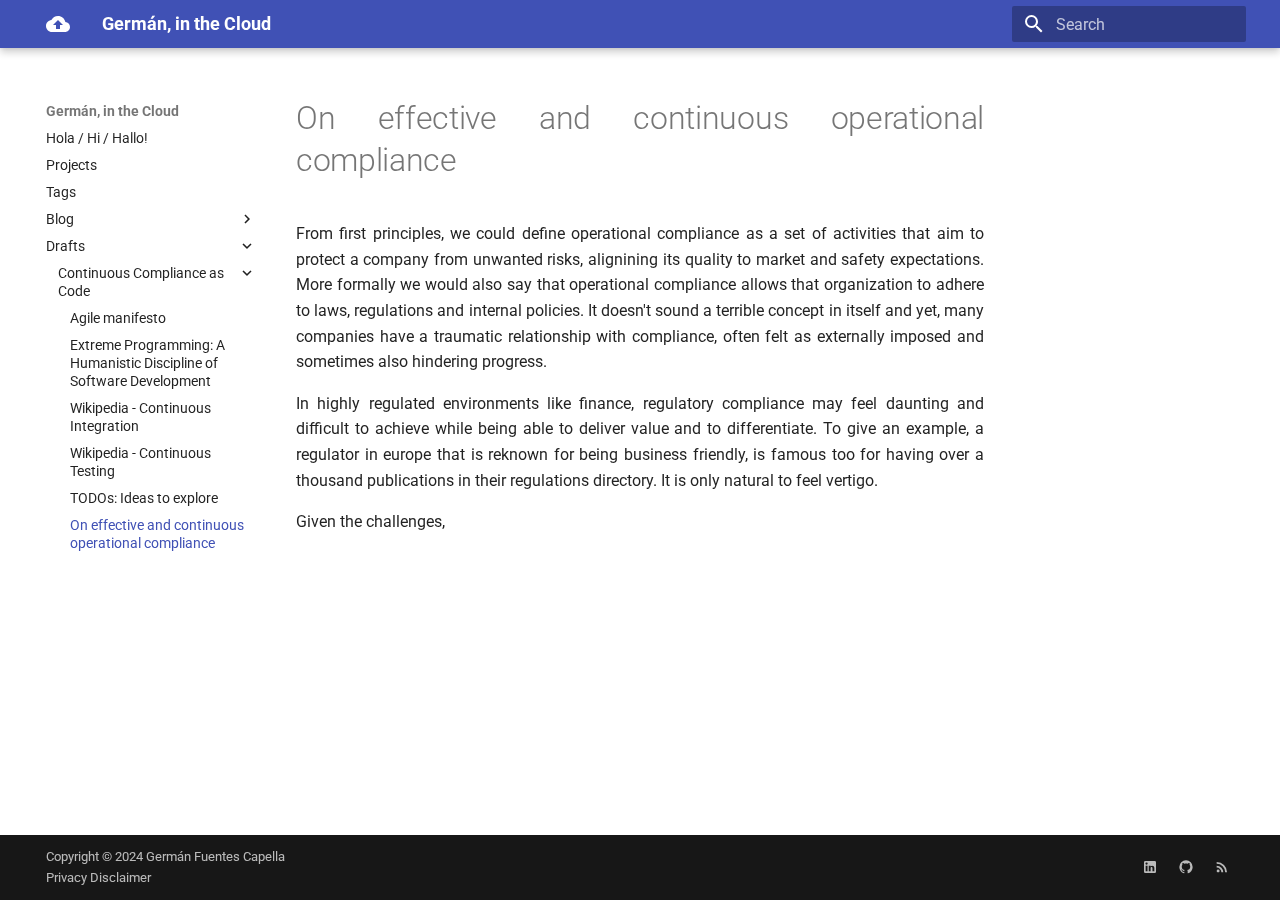
<file: drafts/Continuous-Compliance-as-Code/index-v2/index.html>
<!doctype html>
<html lang="en" class="no-js">
  <head>
    
      <meta charset="utf-8">
      <meta name="viewport" content="width=device-width,initial-scale=1">
      
        <meta name="description" content="Germán, in the Cloud">
      
      
      
        <link rel="canonical" href="https://cloudgerman.com/drafts/Continuous-Compliance-as-Code/index-v2/">
      
      
        <link rel="prev" href="../TODOs/">
      
      
      
        <link rel="alternate" type="application/rss+xml" title="RSS feed" href="../../../feed_rss_created.xml">
        <link rel="alternate" type="application/rss+xml" title="RSS feed of updated content" href="../../../feed_rss_updated.xml">
      
      <link rel="icon" href="../../../assets/images/favicon.svg">
      <meta name="generator" content="mkdocs-1.6.1, mkdocs-material-9.5.49">
    
    
      
        <title>On effective and continuous operational compliance - Germán, in the Cloud</title>
      
    
    
      <link rel="stylesheet" href="../../../assets/stylesheets/main.6f8fc17f.min.css">
      
        
        <link rel="stylesheet" href="../../../assets/stylesheets/palette.06af60db.min.css">
      
      


    
    
      
    
    
      
        
        
        <link rel="preconnect" href="https://fonts.gstatic.com" crossorigin>
        <link rel="stylesheet" href="https://fonts.googleapis.com/css?family=Roboto:300,300i,400,400i,700,700i%7CRoboto+Mono:400,400i,700,700i&display=fallback">
        <style>:root{--md-text-font:"Roboto";--md-code-font:"Roboto Mono"}</style>
      
    
    
      <link rel="stylesheet" href="../../../stylesheets/extra.css">
    
    <script>__md_scope=new URL("../../..",location),__md_hash=e=>[...e].reduce(((e,_)=>(e<<5)-e+_.charCodeAt(0)),0),__md_get=(e,_=localStorage,t=__md_scope)=>JSON.parse(_.getItem(t.pathname+"."+e)),__md_set=(e,_,t=localStorage,a=__md_scope)=>{try{t.setItem(a.pathname+"."+e,JSON.stringify(_))}catch(e){}}</script>
    
      

    
    
    
  </head>
  
  
    
    
    
    
    
    <body dir="ltr" data-md-color-scheme="default" data-md-color-primary="custom" data-md-color-accent="indigo">
  
    
    <input class="md-toggle" data-md-toggle="drawer" type="checkbox" id="__drawer" autocomplete="off">
    <input class="md-toggle" data-md-toggle="search" type="checkbox" id="__search" autocomplete="off">
    <label class="md-overlay" for="__drawer"></label>
    <div data-md-component="skip">
      
        
        <a href="#on-effective-and-continuous-operational-compliance" class="md-skip">
          Skip to content
        </a>
      
    </div>
    <div data-md-component="announce">
      
    </div>
    
    
      

  

<header class="md-header md-header--shadow" data-md-component="header">
  <nav class="md-header__inner md-grid" aria-label="Header">
    <a href="../../.." title="Germán, in the Cloud" class="md-header__button md-logo" aria-label="Germán, in the Cloud" data-md-component="logo">
      
  <img src="../../../assets/images/logo.svg" alt="logo">

    </a>
    <label class="md-header__button md-icon" for="__drawer">
      
      <svg xmlns="http://www.w3.org/2000/svg" viewBox="0 0 24 24"><path d="M3 6h18v2H3zm0 5h18v2H3zm0 5h18v2H3z"/></svg>
    </label>
    <div class="md-header__title" data-md-component="header-title">
      <div class="md-header__ellipsis">
        <div class="md-header__topic">
          <span class="md-ellipsis">
            Germán, in the Cloud
          </span>
        </div>
        <div class="md-header__topic" data-md-component="header-topic">
          <span class="md-ellipsis">
            
              On effective and continuous operational compliance
            
          </span>
        </div>
      </div>
    </div>
    
      
    
    
    
    
      <label class="md-header__button md-icon" for="__search">
        
        <svg xmlns="http://www.w3.org/2000/svg" viewBox="0 0 24 24"><path d="M9.5 3A6.5 6.5 0 0 1 16 9.5c0 1.61-.59 3.09-1.56 4.23l.27.27h.79l5 5-1.5 1.5-5-5v-.79l-.27-.27A6.52 6.52 0 0 1 9.5 16 6.5 6.5 0 0 1 3 9.5 6.5 6.5 0 0 1 9.5 3m0 2C7 5 5 7 5 9.5S7 14 9.5 14 14 12 14 9.5 12 5 9.5 5"/></svg>
      </label>
      <div class="md-search" data-md-component="search" role="dialog">
  <label class="md-search__overlay" for="__search"></label>
  <div class="md-search__inner" role="search">
    <form class="md-search__form" name="search">
      <input type="text" class="md-search__input" name="query" aria-label="Search" placeholder="Search" autocapitalize="off" autocorrect="off" autocomplete="off" spellcheck="false" data-md-component="search-query" required>
      <label class="md-search__icon md-icon" for="__search">
        
        <svg xmlns="http://www.w3.org/2000/svg" viewBox="0 0 24 24"><path d="M9.5 3A6.5 6.5 0 0 1 16 9.5c0 1.61-.59 3.09-1.56 4.23l.27.27h.79l5 5-1.5 1.5-5-5v-.79l-.27-.27A6.52 6.52 0 0 1 9.5 16 6.5 6.5 0 0 1 3 9.5 6.5 6.5 0 0 1 9.5 3m0 2C7 5 5 7 5 9.5S7 14 9.5 14 14 12 14 9.5 12 5 9.5 5"/></svg>
        
        <svg xmlns="http://www.w3.org/2000/svg" viewBox="0 0 24 24"><path d="M20 11v2H8l5.5 5.5-1.42 1.42L4.16 12l7.92-7.92L13.5 5.5 8 11z"/></svg>
      </label>
      <nav class="md-search__options" aria-label="Search">
        
        <button type="reset" class="md-search__icon md-icon" title="Clear" aria-label="Clear" tabindex="-1">
          
          <svg xmlns="http://www.w3.org/2000/svg" viewBox="0 0 24 24"><path d="M19 6.41 17.59 5 12 10.59 6.41 5 5 6.41 10.59 12 5 17.59 6.41 19 12 13.41 17.59 19 19 17.59 13.41 12z"/></svg>
        </button>
      </nav>
      
    </form>
    <div class="md-search__output">
      <div class="md-search__scrollwrap" tabindex="0" data-md-scrollfix>
        <div class="md-search-result" data-md-component="search-result">
          <div class="md-search-result__meta">
            Initializing search
          </div>
          <ol class="md-search-result__list" role="presentation"></ol>
        </div>
      </div>
    </div>
  </div>
</div>
    
    
  </nav>
  
</header>
    
    <div class="md-container" data-md-component="container">
      
      
        
          
        
      
      <main class="md-main" data-md-component="main">
        <div class="md-main__inner md-grid">
          
            
              
              <div class="md-sidebar md-sidebar--primary" data-md-component="sidebar" data-md-type="navigation" >
                <div class="md-sidebar__scrollwrap">
                  <div class="md-sidebar__inner">
                    



<nav class="md-nav md-nav--primary" aria-label="Navigation" data-md-level="0">
  <label class="md-nav__title" for="__drawer">
    <a href="../../.." title="Germán, in the Cloud" class="md-nav__button md-logo" aria-label="Germán, in the Cloud" data-md-component="logo">
      
  <img src="../../../assets/images/logo.svg" alt="logo">

    </a>
    Germán, in the Cloud
  </label>
  
  <ul class="md-nav__list" data-md-scrollfix>
    
      
      
  
  
  
  
    <li class="md-nav__item">
      <a href="../../.." class="md-nav__link">
        
  
  <span class="md-ellipsis">
    Hola / Hi / Hallo!
  </span>
  

      </a>
    </li>
  

    
      
      
  
  
  
  
    <li class="md-nav__item">
      <a href="../../../projects/" class="md-nav__link">
        
  
  <span class="md-ellipsis">
    Projects
  </span>
  

      </a>
    </li>
  

    
      
      
  
  
  
  
    <li class="md-nav__item">
      <a href="../../../tags/" class="md-nav__link">
        
  
  <span class="md-ellipsis">
    Tags
  </span>
  

      </a>
    </li>
  

    
      
      
  
  
  
  
    
    
      
        
          
        
      
        
      
    
    
    
    <li class="md-nav__item md-nav__item--nested">
      
        
        
        <input class="md-nav__toggle md-toggle " type="checkbox" id="__nav_4" >
        
          
          
          <div class="md-nav__link md-nav__container">
            <a href="../../../blog/" class="md-nav__link ">
              
  
  <span class="md-ellipsis">
    Blog
  </span>
  

            </a>
            
              
              <label class="md-nav__link " for="__nav_4" id="__nav_4_label" tabindex="0">
                <span class="md-nav__icon md-icon"></span>
              </label>
            
          </div>
        
        <nav class="md-nav" data-md-level="1" aria-labelledby="__nav_4_label" aria-expanded="false">
          <label class="md-nav__title" for="__nav_4">
            <span class="md-nav__icon md-icon"></span>
            Blog
          </label>
          <ul class="md-nav__list" data-md-scrollfix>
            
              
            
              
                
  
  
  
  
    <li class="md-nav__item">
      <a href="../../.." class="md-nav__link">
        
  
  <span class="md-ellipsis">
    Archive
  </span>
  

      </a>
    </li>
  

              
            
          </ul>
        </nav>
      
    </li>
  

    
      
      
  
  
    
  
  
  
    
    
      
        
      
    
    
    
    <li class="md-nav__item md-nav__item--active md-nav__item--nested">
      
        
        
        <input class="md-nav__toggle md-toggle " type="checkbox" id="__nav_5" checked>
        
          
          <label class="md-nav__link" for="__nav_5" id="__nav_5_label" tabindex="0">
            
  
  <span class="md-ellipsis">
    Drafts
  </span>
  

            <span class="md-nav__icon md-icon"></span>
          </label>
        
        <nav class="md-nav" data-md-level="1" aria-labelledby="__nav_5_label" aria-expanded="true">
          <label class="md-nav__title" for="__nav_5">
            <span class="md-nav__icon md-icon"></span>
            Drafts
          </label>
          <ul class="md-nav__list" data-md-scrollfix>
            
              
                
  
  
    
  
  
  
    
    
      
        
          
        
      
        
      
        
      
        
      
        
      
        
      
        
      
    
    
    
    <li class="md-nav__item md-nav__item--active md-nav__item--nested">
      
        
        
        <input class="md-nav__toggle md-toggle " type="checkbox" id="__nav_5_1" checked>
        
          
          
          <div class="md-nav__link md-nav__container">
            <a href="../" class="md-nav__link ">
              
  
  <span class="md-ellipsis">
    Continuous Compliance as Code
  </span>
  

            </a>
            
              
              <label class="md-nav__link " for="__nav_5_1" id="__nav_5_1_label" tabindex="0">
                <span class="md-nav__icon md-icon"></span>
              </label>
            
          </div>
        
        <nav class="md-nav" data-md-level="2" aria-labelledby="__nav_5_1_label" aria-expanded="true">
          <label class="md-nav__title" for="__nav_5_1">
            <span class="md-nav__icon md-icon"></span>
            Continuous Compliance as Code
          </label>
          <ul class="md-nav__list" data-md-scrollfix>
            
              
            
              
                
  
  
  
  
    <li class="md-nav__item">
      <a href="../RESEARCH-Agile-Manifesto/" class="md-nav__link">
        
  
  <span class="md-ellipsis">
    Agile manifesto
  </span>
  

      </a>
    </li>
  

              
            
              
                
  
  
  
  
    <li class="md-nav__item">
      <a href="../RESEARCH-Extreme-Programming/" class="md-nav__link">
        
  
  <span class="md-ellipsis">
    Extreme Programming: A Humanistic Discipline of Software Development
  </span>
  

      </a>
    </li>
  

              
            
              
                
  
  
  
  
    <li class="md-nav__item">
      <a href="../RESEARCH-Wikipedia-CI/" class="md-nav__link">
        
  
  <span class="md-ellipsis">
    Wikipedia - Continuous Integration
  </span>
  

      </a>
    </li>
  

              
            
              
                
  
  
  
  
    <li class="md-nav__item">
      <a href="../RESEARCH-Wikipedia-Continuous-Testing/" class="md-nav__link">
        
  
  <span class="md-ellipsis">
    Wikipedia - Continuous Testing
  </span>
  

      </a>
    </li>
  

              
            
              
                
  
  
  
  
    <li class="md-nav__item">
      <a href="../TODOs/" class="md-nav__link">
        
  
  <span class="md-ellipsis">
    TODOs: Ideas to explore
  </span>
  

      </a>
    </li>
  

              
            
              
                
  
  
    
  
  
  
    <li class="md-nav__item md-nav__item--active">
      
      <input class="md-nav__toggle md-toggle" type="checkbox" id="__toc">
      
      
        
      
      
      <a href="./" class="md-nav__link md-nav__link--active">
        
  
  <span class="md-ellipsis">
    On effective and continuous operational compliance
  </span>
  

      </a>
      
    </li>
  

              
            
          </ul>
        </nav>
      
    </li>
  

              
            
          </ul>
        </nav>
      
    </li>
  

    
  </ul>
</nav>
                  </div>
                </div>
              </div>
            
            
              
              <div class="md-sidebar md-sidebar--secondary" data-md-component="sidebar" data-md-type="toc" >
                <div class="md-sidebar__scrollwrap">
                  <div class="md-sidebar__inner">
                    

<nav class="md-nav md-nav--secondary" aria-label="Table of contents">
  
  
  
    
  
  
</nav>
                  </div>
                </div>
              </div>
            
          
          
            <div class="md-content" data-md-component="content">
              <article class="md-content__inner md-typeset">
                
                  


<h1 id="on-effective-and-continuous-operational-compliance">On effective and continuous operational compliance</h1>
<p>From first principles, we could define operational compliance as a set of activities that aim to protect a
company from unwanted risks, alignining its quality to market and safety expectations. More formally we would
also say that operational compliance allows that organization to adhere to laws, regulations and internal policies.
It doesn't sound a terrible concept in itself and yet, many companies have a traumatic relationship with compliance,
often felt as externally imposed and sometimes also hindering progress.</p>
<p>In highly regulated environments like finance, regulatory compliance may feel daunting and difficult to achieve while
being able to deliver value and to differentiate. To give an example, a regulator in europe that is reknown for being business
friendly, is famous too for having over a thousand publications in their regulations directory. It is only natural to
feel vertigo.</p>
<p>Given the challenges,</p>












                
              </article>
            </div>
          
          
<script>var target=document.getElementById(location.hash.slice(1));target&&target.name&&(target.checked=target.name.startsWith("__tabbed_"))</script>
        </div>
        
      </main>
      
        <footer class="md-footer">
  
  <div class="md-footer-meta md-typeset">
    <div class="md-footer-meta__inner md-grid">
      <div class="md-copyright">
  
    <div class="md-copyright__highlight">
      Copyright &copy; 2024 Germán Fuentes Capella <div><a href="/privacy">Privacy</a> <a href="/disclaimer">Disclaimer</a></div>

    </div>
  
  
</div>
      
        <div class="md-social">
  
    
    
    
    
      
      
    
    <a href="https://www.linkedin.com/in/germanfuentescapella/?locale=en_US" target="_blank" rel="noopener" title="www.linkedin.com" class="md-social__link">
      <svg xmlns="http://www.w3.org/2000/svg" viewBox="0 0 24 24"><path d="M19 3a2 2 0 0 1 2 2v14a2 2 0 0 1-2 2H5a2 2 0 0 1-2-2V5a2 2 0 0 1 2-2zm-.5 15.5v-5.3a3.26 3.26 0 0 0-3.26-3.26c-.85 0-1.84.52-2.32 1.3v-1.11h-2.79v8.37h2.79v-4.93c0-.77.62-1.4 1.39-1.4a1.4 1.4 0 0 1 1.4 1.4v4.93zM6.88 8.56a1.68 1.68 0 0 0 1.68-1.68c0-.93-.75-1.69-1.68-1.69a1.69 1.69 0 0 0-1.69 1.69c0 .93.76 1.68 1.69 1.68m1.39 9.94v-8.37H5.5v8.37z"/></svg>
    </a>
  
    
    
    
    
      
      
    
    <a href="https://github.com/cloudgerman" target="_blank" rel="noopener" title="github.com" class="md-social__link">
      <svg xmlns="http://www.w3.org/2000/svg" viewBox="0 0 24 24"><path d="M12 2A10 10 0 0 0 2 12c0 4.42 2.87 8.17 6.84 9.5.5.08.66-.23.66-.5v-1.69c-2.77.6-3.36-1.34-3.36-1.34-.46-1.16-1.11-1.47-1.11-1.47-.91-.62.07-.6.07-.6 1 .07 1.53 1.03 1.53 1.03.87 1.52 2.34 1.07 2.91.83.09-.65.35-1.09.63-1.34-2.22-.25-4.55-1.11-4.55-4.92 0-1.11.38-2 1.03-2.71-.1-.25-.45-1.29.1-2.64 0 0 .84-.27 2.75 1.02.79-.22 1.65-.33 2.5-.33s1.71.11 2.5.33c1.91-1.29 2.75-1.02 2.75-1.02.55 1.35.2 2.39.1 2.64.65.71 1.03 1.6 1.03 2.71 0 3.82-2.34 4.66-4.57 4.91.36.31.69.92.69 1.85V21c0 .27.16.59.67.5C19.14 20.16 22 16.42 22 12A10 10 0 0 0 12 2"/></svg>
    </a>
  
    
    
    
    
      
      
    
    <a href="https://cloudgerman.com/feed_rss_created.xml" target="_blank" rel="noopener" title="cloudgerman.com" class="md-social__link">
      <svg xmlns="http://www.w3.org/2000/svg" viewBox="0 0 24 24"><path d="M6.18 15.64a2.18 2.18 0 0 1 2.18 2.18C8.36 19 7.38 20 6.18 20 5 20 4 19 4 17.82a2.18 2.18 0 0 1 2.18-2.18M4 4.44A15.56 15.56 0 0 1 19.56 20h-2.83A12.73 12.73 0 0 0 4 7.27zm0 5.66a9.9 9.9 0 0 1 9.9 9.9h-2.83A7.07 7.07 0 0 0 4 12.93z"/></svg>
    </a>
  
</div>
      
    </div>
  </div>
</footer>
      
    </div>
    <div class="md-dialog" data-md-component="dialog">
      <div class="md-dialog__inner md-typeset"></div>
    </div>
    
    
    <script id="__config" type="application/json">{"base": "../../..", "features": ["content.footnote.tooltips", "navigation.indexes"], "search": "../../../assets/javascripts/workers/search.6ce7567c.min.js", "translations": {"clipboard.copied": "Copied to clipboard", "clipboard.copy": "Copy to clipboard", "search.result.more.one": "1 more on this page", "search.result.more.other": "# more on this page", "search.result.none": "No matching documents", "search.result.one": "1 matching document", "search.result.other": "# matching documents", "search.result.placeholder": "Type to start searching", "search.result.term.missing": "Missing", "select.version": "Select version"}}</script>
    
    
      <script src="../../../assets/javascripts/bundle.88dd0f4e.min.js"></script>
      
    
  </body>
</html>
</file>
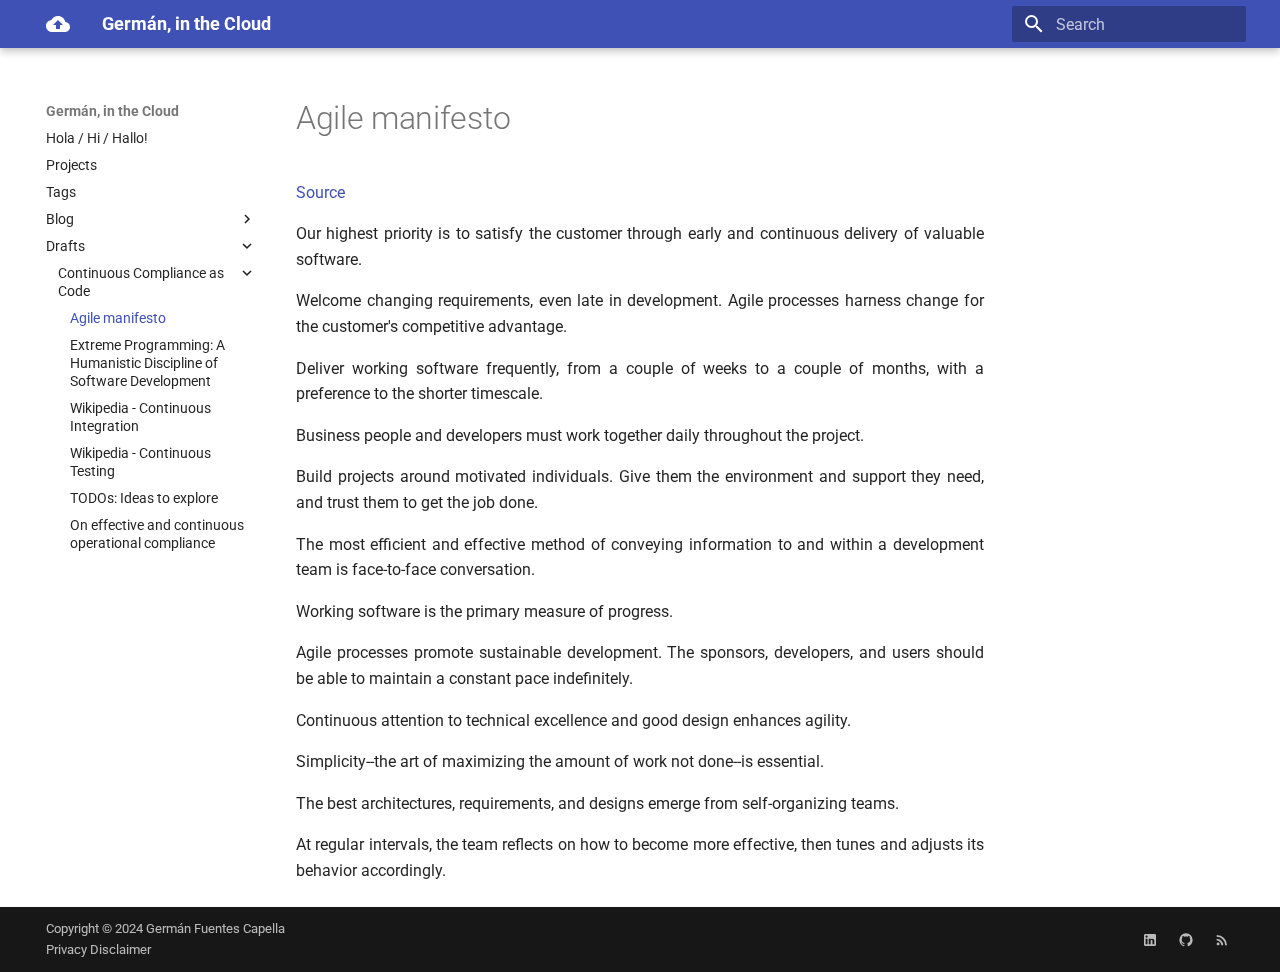
<file: drafts/Continuous-Compliance-as-Code/RESEARCH-Agile-Manifesto/index.html>
<!doctype html>
<html lang="en" class="no-js">
  <head>
    
      <meta charset="utf-8">
      <meta name="viewport" content="width=device-width,initial-scale=1">
      
        <meta name="description" content="Germán, in the Cloud">
      
      
      
        <link rel="canonical" href="https://cloudgerman.com/drafts/Continuous-Compliance-as-Code/RESEARCH-Agile-Manifesto/">
      
      
        <link rel="prev" href="../">
      
      
        <link rel="next" href="../RESEARCH-Extreme-Programming/">
      
      
        <link rel="alternate" type="application/rss+xml" title="RSS feed" href="../../../feed_rss_created.xml">
        <link rel="alternate" type="application/rss+xml" title="RSS feed of updated content" href="../../../feed_rss_updated.xml">
      
      <link rel="icon" href="../../../assets/images/favicon.svg">
      <meta name="generator" content="mkdocs-1.6.1, mkdocs-material-9.5.49">
    
    
      
        <title>Agile manifesto - Germán, in the Cloud</title>
      
    
    
      <link rel="stylesheet" href="../../../assets/stylesheets/main.6f8fc17f.min.css">
      
        
        <link rel="stylesheet" href="../../../assets/stylesheets/palette.06af60db.min.css">
      
      


    
    
      
    
    
      
        
        
        <link rel="preconnect" href="https://fonts.gstatic.com" crossorigin>
        <link rel="stylesheet" href="https://fonts.googleapis.com/css?family=Roboto:300,300i,400,400i,700,700i%7CRoboto+Mono:400,400i,700,700i&display=fallback">
        <style>:root{--md-text-font:"Roboto";--md-code-font:"Roboto Mono"}</style>
      
    
    
      <link rel="stylesheet" href="../../../stylesheets/extra.css">
    
    <script>__md_scope=new URL("../../..",location),__md_hash=e=>[...e].reduce(((e,_)=>(e<<5)-e+_.charCodeAt(0)),0),__md_get=(e,_=localStorage,t=__md_scope)=>JSON.parse(_.getItem(t.pathname+"."+e)),__md_set=(e,_,t=localStorage,a=__md_scope)=>{try{t.setItem(a.pathname+"."+e,JSON.stringify(_))}catch(e){}}</script>
    
      

    
    
    
  </head>
  
  
    
    
    
    
    
    <body dir="ltr" data-md-color-scheme="default" data-md-color-primary="custom" data-md-color-accent="indigo">
  
    
    <input class="md-toggle" data-md-toggle="drawer" type="checkbox" id="__drawer" autocomplete="off">
    <input class="md-toggle" data-md-toggle="search" type="checkbox" id="__search" autocomplete="off">
    <label class="md-overlay" for="__drawer"></label>
    <div data-md-component="skip">
      
        
        <a href="#agile-manifesto" class="md-skip">
          Skip to content
        </a>
      
    </div>
    <div data-md-component="announce">
      
    </div>
    
    
      

  

<header class="md-header md-header--shadow" data-md-component="header">
  <nav class="md-header__inner md-grid" aria-label="Header">
    <a href="../../.." title="Germán, in the Cloud" class="md-header__button md-logo" aria-label="Germán, in the Cloud" data-md-component="logo">
      
  <img src="../../../assets/images/logo.svg" alt="logo">

    </a>
    <label class="md-header__button md-icon" for="__drawer">
      
      <svg xmlns="http://www.w3.org/2000/svg" viewBox="0 0 24 24"><path d="M3 6h18v2H3zm0 5h18v2H3zm0 5h18v2H3z"/></svg>
    </label>
    <div class="md-header__title" data-md-component="header-title">
      <div class="md-header__ellipsis">
        <div class="md-header__topic">
          <span class="md-ellipsis">
            Germán, in the Cloud
          </span>
        </div>
        <div class="md-header__topic" data-md-component="header-topic">
          <span class="md-ellipsis">
            
              Agile manifesto
            
          </span>
        </div>
      </div>
    </div>
    
      
    
    
    
    
      <label class="md-header__button md-icon" for="__search">
        
        <svg xmlns="http://www.w3.org/2000/svg" viewBox="0 0 24 24"><path d="M9.5 3A6.5 6.5 0 0 1 16 9.5c0 1.61-.59 3.09-1.56 4.23l.27.27h.79l5 5-1.5 1.5-5-5v-.79l-.27-.27A6.52 6.52 0 0 1 9.5 16 6.5 6.5 0 0 1 3 9.5 6.5 6.5 0 0 1 9.5 3m0 2C7 5 5 7 5 9.5S7 14 9.5 14 14 12 14 9.5 12 5 9.5 5"/></svg>
      </label>
      <div class="md-search" data-md-component="search" role="dialog">
  <label class="md-search__overlay" for="__search"></label>
  <div class="md-search__inner" role="search">
    <form class="md-search__form" name="search">
      <input type="text" class="md-search__input" name="query" aria-label="Search" placeholder="Search" autocapitalize="off" autocorrect="off" autocomplete="off" spellcheck="false" data-md-component="search-query" required>
      <label class="md-search__icon md-icon" for="__search">
        
        <svg xmlns="http://www.w3.org/2000/svg" viewBox="0 0 24 24"><path d="M9.5 3A6.5 6.5 0 0 1 16 9.5c0 1.61-.59 3.09-1.56 4.23l.27.27h.79l5 5-1.5 1.5-5-5v-.79l-.27-.27A6.52 6.52 0 0 1 9.5 16 6.5 6.5 0 0 1 3 9.5 6.5 6.5 0 0 1 9.5 3m0 2C7 5 5 7 5 9.5S7 14 9.5 14 14 12 14 9.5 12 5 9.5 5"/></svg>
        
        <svg xmlns="http://www.w3.org/2000/svg" viewBox="0 0 24 24"><path d="M20 11v2H8l5.5 5.5-1.42 1.42L4.16 12l7.92-7.92L13.5 5.5 8 11z"/></svg>
      </label>
      <nav class="md-search__options" aria-label="Search">
        
        <button type="reset" class="md-search__icon md-icon" title="Clear" aria-label="Clear" tabindex="-1">
          
          <svg xmlns="http://www.w3.org/2000/svg" viewBox="0 0 24 24"><path d="M19 6.41 17.59 5 12 10.59 6.41 5 5 6.41 10.59 12 5 17.59 6.41 19 12 13.41 17.59 19 19 17.59 13.41 12z"/></svg>
        </button>
      </nav>
      
    </form>
    <div class="md-search__output">
      <div class="md-search__scrollwrap" tabindex="0" data-md-scrollfix>
        <div class="md-search-result" data-md-component="search-result">
          <div class="md-search-result__meta">
            Initializing search
          </div>
          <ol class="md-search-result__list" role="presentation"></ol>
        </div>
      </div>
    </div>
  </div>
</div>
    
    
  </nav>
  
</header>
    
    <div class="md-container" data-md-component="container">
      
      
        
          
        
      
      <main class="md-main" data-md-component="main">
        <div class="md-main__inner md-grid">
          
            
              
              <div class="md-sidebar md-sidebar--primary" data-md-component="sidebar" data-md-type="navigation" >
                <div class="md-sidebar__scrollwrap">
                  <div class="md-sidebar__inner">
                    



<nav class="md-nav md-nav--primary" aria-label="Navigation" data-md-level="0">
  <label class="md-nav__title" for="__drawer">
    <a href="../../.." title="Germán, in the Cloud" class="md-nav__button md-logo" aria-label="Germán, in the Cloud" data-md-component="logo">
      
  <img src="../../../assets/images/logo.svg" alt="logo">

    </a>
    Germán, in the Cloud
  </label>
  
  <ul class="md-nav__list" data-md-scrollfix>
    
      
      
  
  
  
  
    <li class="md-nav__item">
      <a href="../../.." class="md-nav__link">
        
  
  <span class="md-ellipsis">
    Hola / Hi / Hallo!
  </span>
  

      </a>
    </li>
  

    
      
      
  
  
  
  
    <li class="md-nav__item">
      <a href="../../../projects/" class="md-nav__link">
        
  
  <span class="md-ellipsis">
    Projects
  </span>
  

      </a>
    </li>
  

    
      
      
  
  
  
  
    <li class="md-nav__item">
      <a href="../../../tags/" class="md-nav__link">
        
  
  <span class="md-ellipsis">
    Tags
  </span>
  

      </a>
    </li>
  

    
      
      
  
  
  
  
    
    
      
        
          
        
      
        
      
    
    
    
    <li class="md-nav__item md-nav__item--nested">
      
        
        
        <input class="md-nav__toggle md-toggle " type="checkbox" id="__nav_4" >
        
          
          
          <div class="md-nav__link md-nav__container">
            <a href="../../../blog/" class="md-nav__link ">
              
  
  <span class="md-ellipsis">
    Blog
  </span>
  

            </a>
            
              
              <label class="md-nav__link " for="__nav_4" id="__nav_4_label" tabindex="0">
                <span class="md-nav__icon md-icon"></span>
              </label>
            
          </div>
        
        <nav class="md-nav" data-md-level="1" aria-labelledby="__nav_4_label" aria-expanded="false">
          <label class="md-nav__title" for="__nav_4">
            <span class="md-nav__icon md-icon"></span>
            Blog
          </label>
          <ul class="md-nav__list" data-md-scrollfix>
            
              
            
              
                
  
  
  
  
    <li class="md-nav__item">
      <a href="../../.." class="md-nav__link">
        
  
  <span class="md-ellipsis">
    Archive
  </span>
  

      </a>
    </li>
  

              
            
          </ul>
        </nav>
      
    </li>
  

    
      
      
  
  
    
  
  
  
    
    
      
        
      
    
    
    
    <li class="md-nav__item md-nav__item--active md-nav__item--nested">
      
        
        
        <input class="md-nav__toggle md-toggle " type="checkbox" id="__nav_5" checked>
        
          
          <label class="md-nav__link" for="__nav_5" id="__nav_5_label" tabindex="0">
            
  
  <span class="md-ellipsis">
    Drafts
  </span>
  

            <span class="md-nav__icon md-icon"></span>
          </label>
        
        <nav class="md-nav" data-md-level="1" aria-labelledby="__nav_5_label" aria-expanded="true">
          <label class="md-nav__title" for="__nav_5">
            <span class="md-nav__icon md-icon"></span>
            Drafts
          </label>
          <ul class="md-nav__list" data-md-scrollfix>
            
              
                
  
  
    
  
  
  
    
    
      
        
          
        
      
        
      
        
      
        
      
        
      
        
      
        
      
    
    
    
    <li class="md-nav__item md-nav__item--active md-nav__item--nested">
      
        
        
        <input class="md-nav__toggle md-toggle " type="checkbox" id="__nav_5_1" checked>
        
          
          
          <div class="md-nav__link md-nav__container">
            <a href="../" class="md-nav__link ">
              
  
  <span class="md-ellipsis">
    Continuous Compliance as Code
  </span>
  

            </a>
            
              
              <label class="md-nav__link " for="__nav_5_1" id="__nav_5_1_label" tabindex="0">
                <span class="md-nav__icon md-icon"></span>
              </label>
            
          </div>
        
        <nav class="md-nav" data-md-level="2" aria-labelledby="__nav_5_1_label" aria-expanded="true">
          <label class="md-nav__title" for="__nav_5_1">
            <span class="md-nav__icon md-icon"></span>
            Continuous Compliance as Code
          </label>
          <ul class="md-nav__list" data-md-scrollfix>
            
              
            
              
                
  
  
    
  
  
  
    <li class="md-nav__item md-nav__item--active">
      
      <input class="md-nav__toggle md-toggle" type="checkbox" id="__toc">
      
      
        
      
      
      <a href="./" class="md-nav__link md-nav__link--active">
        
  
  <span class="md-ellipsis">
    Agile manifesto
  </span>
  

      </a>
      
    </li>
  

              
            
              
                
  
  
  
  
    <li class="md-nav__item">
      <a href="../RESEARCH-Extreme-Programming/" class="md-nav__link">
        
  
  <span class="md-ellipsis">
    Extreme Programming: A Humanistic Discipline of Software Development
  </span>
  

      </a>
    </li>
  

              
            
              
                
  
  
  
  
    <li class="md-nav__item">
      <a href="../RESEARCH-Wikipedia-CI/" class="md-nav__link">
        
  
  <span class="md-ellipsis">
    Wikipedia - Continuous Integration
  </span>
  

      </a>
    </li>
  

              
            
              
                
  
  
  
  
    <li class="md-nav__item">
      <a href="../RESEARCH-Wikipedia-Continuous-Testing/" class="md-nav__link">
        
  
  <span class="md-ellipsis">
    Wikipedia - Continuous Testing
  </span>
  

      </a>
    </li>
  

              
            
              
                
  
  
  
  
    <li class="md-nav__item">
      <a href="../TODOs/" class="md-nav__link">
        
  
  <span class="md-ellipsis">
    TODOs: Ideas to explore
  </span>
  

      </a>
    </li>
  

              
            
              
                
  
  
  
  
    <li class="md-nav__item">
      <a href="../index-v2/" class="md-nav__link">
        
  
  <span class="md-ellipsis">
    On effective and continuous operational compliance
  </span>
  

      </a>
    </li>
  

              
            
          </ul>
        </nav>
      
    </li>
  

              
            
          </ul>
        </nav>
      
    </li>
  

    
  </ul>
</nav>
                  </div>
                </div>
              </div>
            
            
              
              <div class="md-sidebar md-sidebar--secondary" data-md-component="sidebar" data-md-type="toc" >
                <div class="md-sidebar__scrollwrap">
                  <div class="md-sidebar__inner">
                    

<nav class="md-nav md-nav--secondary" aria-label="Table of contents">
  
  
  
    
  
  
</nav>
                  </div>
                </div>
              </div>
            
          
          
            <div class="md-content" data-md-component="content">
              <article class="md-content__inner md-typeset">
                
                  


<h1 id="agile-manifesto">Agile manifesto</h1>
<p><a href="http://agilemanifesto.org/principles.html">Source</a></p>
<p>Our highest priority is to satisfy the customer
through early and continuous delivery
of valuable software.</p>
<p>Welcome changing requirements, even late in
development. Agile processes harness change for
the customer's competitive advantage.</p>
<p>Deliver working software frequently, from a
couple of weeks to a couple of months, with a
preference to the shorter timescale.</p>
<p>Business people and developers must work
together daily throughout the project.</p>
<p>Build projects around motivated individuals.
Give them the environment and support they need,
and trust them to get the job done.</p>
<p>The most efficient and effective method of
conveying information to and within a development
team is face-to-face conversation.</p>
<p>Working software is the primary measure of progress.</p>
<p>Agile processes promote sustainable development.
The sponsors, developers, and users should be able
to maintain a constant pace indefinitely.</p>
<p>Continuous attention to technical excellence
and good design enhances agility.</p>
<p>Simplicity--the art of maximizing the amount
of work not done--is essential.</p>
<p>The best architectures, requirements, and designs
emerge from self-organizing teams.</p>
<p>At regular intervals, the team reflects on how
to become more effective, then tunes and adjusts
its behavior accordingly.</p>












                
              </article>
            </div>
          
          
<script>var target=document.getElementById(location.hash.slice(1));target&&target.name&&(target.checked=target.name.startsWith("__tabbed_"))</script>
        </div>
        
      </main>
      
        <footer class="md-footer">
  
  <div class="md-footer-meta md-typeset">
    <div class="md-footer-meta__inner md-grid">
      <div class="md-copyright">
  
    <div class="md-copyright__highlight">
      Copyright &copy; 2024 Germán Fuentes Capella <div><a href="/privacy">Privacy</a> <a href="/disclaimer">Disclaimer</a></div>

    </div>
  
  
</div>
      
        <div class="md-social">
  
    
    
    
    
      
      
    
    <a href="https://www.linkedin.com/in/germanfuentescapella/?locale=en_US" target="_blank" rel="noopener" title="www.linkedin.com" class="md-social__link">
      <svg xmlns="http://www.w3.org/2000/svg" viewBox="0 0 24 24"><path d="M19 3a2 2 0 0 1 2 2v14a2 2 0 0 1-2 2H5a2 2 0 0 1-2-2V5a2 2 0 0 1 2-2zm-.5 15.5v-5.3a3.26 3.26 0 0 0-3.26-3.26c-.85 0-1.84.52-2.32 1.3v-1.11h-2.79v8.37h2.79v-4.93c0-.77.62-1.4 1.39-1.4a1.4 1.4 0 0 1 1.4 1.4v4.93zM6.88 8.56a1.68 1.68 0 0 0 1.68-1.68c0-.93-.75-1.69-1.68-1.69a1.69 1.69 0 0 0-1.69 1.69c0 .93.76 1.68 1.69 1.68m1.39 9.94v-8.37H5.5v8.37z"/></svg>
    </a>
  
    
    
    
    
      
      
    
    <a href="https://github.com/cloudgerman" target="_blank" rel="noopener" title="github.com" class="md-social__link">
      <svg xmlns="http://www.w3.org/2000/svg" viewBox="0 0 24 24"><path d="M12 2A10 10 0 0 0 2 12c0 4.42 2.87 8.17 6.84 9.5.5.08.66-.23.66-.5v-1.69c-2.77.6-3.36-1.34-3.36-1.34-.46-1.16-1.11-1.47-1.11-1.47-.91-.62.07-.6.07-.6 1 .07 1.53 1.03 1.53 1.03.87 1.52 2.34 1.07 2.91.83.09-.65.35-1.09.63-1.34-2.22-.25-4.55-1.11-4.55-4.92 0-1.11.38-2 1.03-2.71-.1-.25-.45-1.29.1-2.64 0 0 .84-.27 2.75 1.02.79-.22 1.65-.33 2.5-.33s1.71.11 2.5.33c1.91-1.29 2.75-1.02 2.75-1.02.55 1.35.2 2.39.1 2.64.65.71 1.03 1.6 1.03 2.71 0 3.82-2.34 4.66-4.57 4.91.36.31.69.92.69 1.85V21c0 .27.16.59.67.5C19.14 20.16 22 16.42 22 12A10 10 0 0 0 12 2"/></svg>
    </a>
  
    
    
    
    
      
      
    
    <a href="https://cloudgerman.com/feed_rss_created.xml" target="_blank" rel="noopener" title="cloudgerman.com" class="md-social__link">
      <svg xmlns="http://www.w3.org/2000/svg" viewBox="0 0 24 24"><path d="M6.18 15.64a2.18 2.18 0 0 1 2.18 2.18C8.36 19 7.38 20 6.18 20 5 20 4 19 4 17.82a2.18 2.18 0 0 1 2.18-2.18M4 4.44A15.56 15.56 0 0 1 19.56 20h-2.83A12.73 12.73 0 0 0 4 7.27zm0 5.66a9.9 9.9 0 0 1 9.9 9.9h-2.83A7.07 7.07 0 0 0 4 12.93z"/></svg>
    </a>
  
</div>
      
    </div>
  </div>
</footer>
      
    </div>
    <div class="md-dialog" data-md-component="dialog">
      <div class="md-dialog__inner md-typeset"></div>
    </div>
    
    
    <script id="__config" type="application/json">{"base": "../../..", "features": ["content.footnote.tooltips", "navigation.indexes"], "search": "../../../assets/javascripts/workers/search.6ce7567c.min.js", "translations": {"clipboard.copied": "Copied to clipboard", "clipboard.copy": "Copy to clipboard", "search.result.more.one": "1 more on this page", "search.result.more.other": "# more on this page", "search.result.none": "No matching documents", "search.result.one": "1 matching document", "search.result.other": "# matching documents", "search.result.placeholder": "Type to start searching", "search.result.term.missing": "Missing", "select.version": "Select version"}}</script>
    
    
      <script src="../../../assets/javascripts/bundle.88dd0f4e.min.js"></script>
      
    
  </body>
</html>
</file>
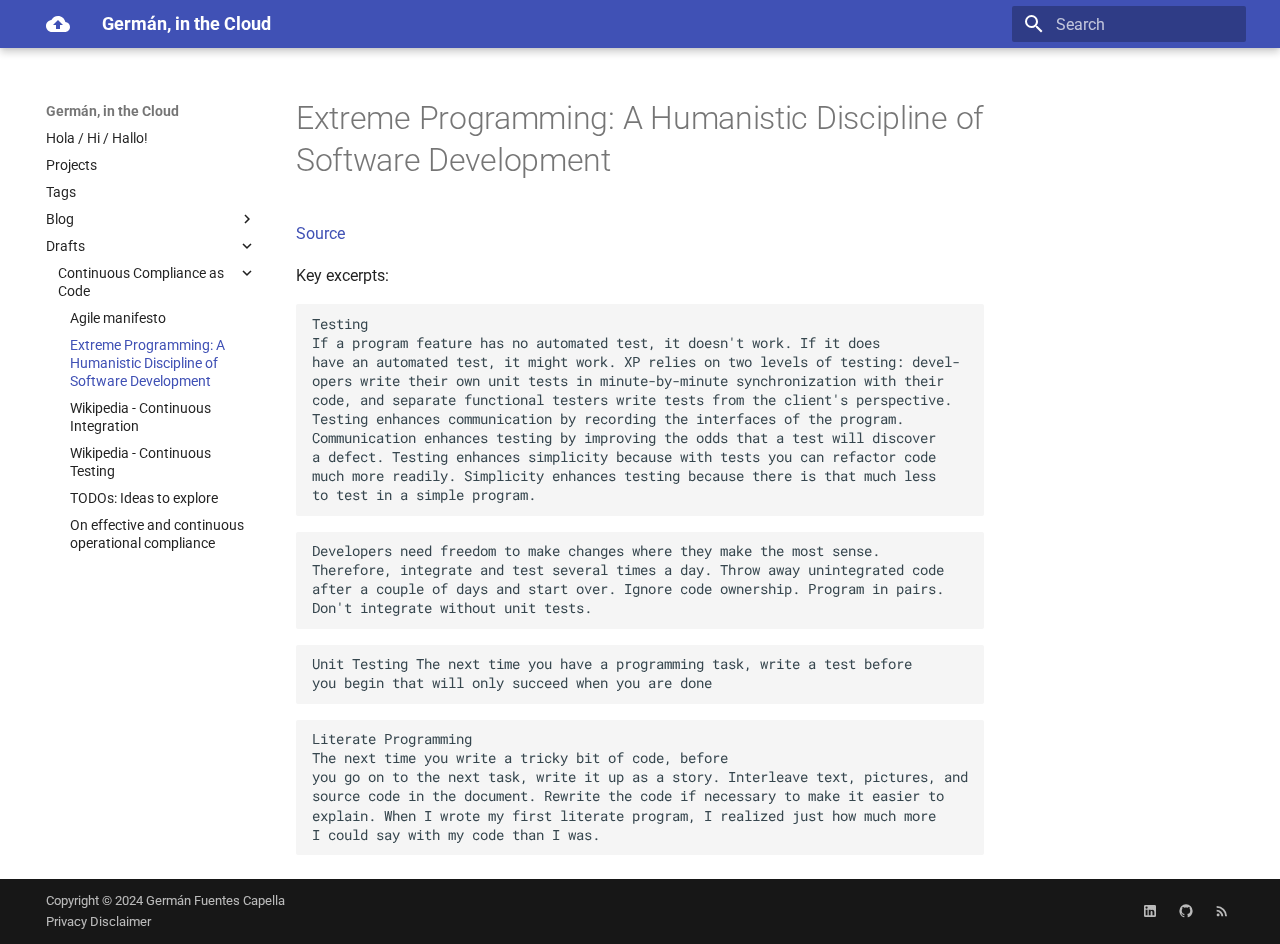
<file: drafts/Continuous-Compliance-as-Code/RESEARCH-Extreme-Programming/index.html>
<!doctype html>
<html lang="en" class="no-js">
  <head>
    
      <meta charset="utf-8">
      <meta name="viewport" content="width=device-width,initial-scale=1">
      
        <meta name="description" content="Germán, in the Cloud">
      
      
      
        <link rel="canonical" href="https://cloudgerman.com/drafts/Continuous-Compliance-as-Code/RESEARCH-Extreme-Programming/">
      
      
        <link rel="prev" href="../RESEARCH-Agile-Manifesto/">
      
      
        <link rel="next" href="../RESEARCH-Wikipedia-CI/">
      
      
        <link rel="alternate" type="application/rss+xml" title="RSS feed" href="../../../feed_rss_created.xml">
        <link rel="alternate" type="application/rss+xml" title="RSS feed of updated content" href="../../../feed_rss_updated.xml">
      
      <link rel="icon" href="../../../assets/images/favicon.svg">
      <meta name="generator" content="mkdocs-1.6.1, mkdocs-material-9.5.49">
    
    
      
        <title>Extreme Programming: A Humanistic Discipline of Software Development - Germán, in the Cloud</title>
      
    
    
      <link rel="stylesheet" href="../../../assets/stylesheets/main.6f8fc17f.min.css">
      
        
        <link rel="stylesheet" href="../../../assets/stylesheets/palette.06af60db.min.css">
      
      


    
    
      
    
    
      
        
        
        <link rel="preconnect" href="https://fonts.gstatic.com" crossorigin>
        <link rel="stylesheet" href="https://fonts.googleapis.com/css?family=Roboto:300,300i,400,400i,700,700i%7CRoboto+Mono:400,400i,700,700i&display=fallback">
        <style>:root{--md-text-font:"Roboto";--md-code-font:"Roboto Mono"}</style>
      
    
    
      <link rel="stylesheet" href="../../../stylesheets/extra.css">
    
    <script>__md_scope=new URL("../../..",location),__md_hash=e=>[...e].reduce(((e,_)=>(e<<5)-e+_.charCodeAt(0)),0),__md_get=(e,_=localStorage,t=__md_scope)=>JSON.parse(_.getItem(t.pathname+"."+e)),__md_set=(e,_,t=localStorage,a=__md_scope)=>{try{t.setItem(a.pathname+"."+e,JSON.stringify(_))}catch(e){}}</script>
    
      

    
    
    
  </head>
  
  
    
    
    
    
    
    <body dir="ltr" data-md-color-scheme="default" data-md-color-primary="custom" data-md-color-accent="indigo">
  
    
    <input class="md-toggle" data-md-toggle="drawer" type="checkbox" id="__drawer" autocomplete="off">
    <input class="md-toggle" data-md-toggle="search" type="checkbox" id="__search" autocomplete="off">
    <label class="md-overlay" for="__drawer"></label>
    <div data-md-component="skip">
      
        
        <a href="#extreme-programming-a-humanistic-discipline-of-software-development" class="md-skip">
          Skip to content
        </a>
      
    </div>
    <div data-md-component="announce">
      
    </div>
    
    
      

  

<header class="md-header md-header--shadow" data-md-component="header">
  <nav class="md-header__inner md-grid" aria-label="Header">
    <a href="../../.." title="Germán, in the Cloud" class="md-header__button md-logo" aria-label="Germán, in the Cloud" data-md-component="logo">
      
  <img src="../../../assets/images/logo.svg" alt="logo">

    </a>
    <label class="md-header__button md-icon" for="__drawer">
      
      <svg xmlns="http://www.w3.org/2000/svg" viewBox="0 0 24 24"><path d="M3 6h18v2H3zm0 5h18v2H3zm0 5h18v2H3z"/></svg>
    </label>
    <div class="md-header__title" data-md-component="header-title">
      <div class="md-header__ellipsis">
        <div class="md-header__topic">
          <span class="md-ellipsis">
            Germán, in the Cloud
          </span>
        </div>
        <div class="md-header__topic" data-md-component="header-topic">
          <span class="md-ellipsis">
            
              Extreme Programming: A Humanistic Discipline of Software Development
            
          </span>
        </div>
      </div>
    </div>
    
      
    
    
    
    
      <label class="md-header__button md-icon" for="__search">
        
        <svg xmlns="http://www.w3.org/2000/svg" viewBox="0 0 24 24"><path d="M9.5 3A6.5 6.5 0 0 1 16 9.5c0 1.61-.59 3.09-1.56 4.23l.27.27h.79l5 5-1.5 1.5-5-5v-.79l-.27-.27A6.52 6.52 0 0 1 9.5 16 6.5 6.5 0 0 1 3 9.5 6.5 6.5 0 0 1 9.5 3m0 2C7 5 5 7 5 9.5S7 14 9.5 14 14 12 14 9.5 12 5 9.5 5"/></svg>
      </label>
      <div class="md-search" data-md-component="search" role="dialog">
  <label class="md-search__overlay" for="__search"></label>
  <div class="md-search__inner" role="search">
    <form class="md-search__form" name="search">
      <input type="text" class="md-search__input" name="query" aria-label="Search" placeholder="Search" autocapitalize="off" autocorrect="off" autocomplete="off" spellcheck="false" data-md-component="search-query" required>
      <label class="md-search__icon md-icon" for="__search">
        
        <svg xmlns="http://www.w3.org/2000/svg" viewBox="0 0 24 24"><path d="M9.5 3A6.5 6.5 0 0 1 16 9.5c0 1.61-.59 3.09-1.56 4.23l.27.27h.79l5 5-1.5 1.5-5-5v-.79l-.27-.27A6.52 6.52 0 0 1 9.5 16 6.5 6.5 0 0 1 3 9.5 6.5 6.5 0 0 1 9.5 3m0 2C7 5 5 7 5 9.5S7 14 9.5 14 14 12 14 9.5 12 5 9.5 5"/></svg>
        
        <svg xmlns="http://www.w3.org/2000/svg" viewBox="0 0 24 24"><path d="M20 11v2H8l5.5 5.5-1.42 1.42L4.16 12l7.92-7.92L13.5 5.5 8 11z"/></svg>
      </label>
      <nav class="md-search__options" aria-label="Search">
        
        <button type="reset" class="md-search__icon md-icon" title="Clear" aria-label="Clear" tabindex="-1">
          
          <svg xmlns="http://www.w3.org/2000/svg" viewBox="0 0 24 24"><path d="M19 6.41 17.59 5 12 10.59 6.41 5 5 6.41 10.59 12 5 17.59 6.41 19 12 13.41 17.59 19 19 17.59 13.41 12z"/></svg>
        </button>
      </nav>
      
    </form>
    <div class="md-search__output">
      <div class="md-search__scrollwrap" tabindex="0" data-md-scrollfix>
        <div class="md-search-result" data-md-component="search-result">
          <div class="md-search-result__meta">
            Initializing search
          </div>
          <ol class="md-search-result__list" role="presentation"></ol>
        </div>
      </div>
    </div>
  </div>
</div>
    
    
  </nav>
  
</header>
    
    <div class="md-container" data-md-component="container">
      
      
        
          
        
      
      <main class="md-main" data-md-component="main">
        <div class="md-main__inner md-grid">
          
            
              
              <div class="md-sidebar md-sidebar--primary" data-md-component="sidebar" data-md-type="navigation" >
                <div class="md-sidebar__scrollwrap">
                  <div class="md-sidebar__inner">
                    



<nav class="md-nav md-nav--primary" aria-label="Navigation" data-md-level="0">
  <label class="md-nav__title" for="__drawer">
    <a href="../../.." title="Germán, in the Cloud" class="md-nav__button md-logo" aria-label="Germán, in the Cloud" data-md-component="logo">
      
  <img src="../../../assets/images/logo.svg" alt="logo">

    </a>
    Germán, in the Cloud
  </label>
  
  <ul class="md-nav__list" data-md-scrollfix>
    
      
      
  
  
  
  
    <li class="md-nav__item">
      <a href="../../.." class="md-nav__link">
        
  
  <span class="md-ellipsis">
    Hola / Hi / Hallo!
  </span>
  

      </a>
    </li>
  

    
      
      
  
  
  
  
    <li class="md-nav__item">
      <a href="../../../projects/" class="md-nav__link">
        
  
  <span class="md-ellipsis">
    Projects
  </span>
  

      </a>
    </li>
  

    
      
      
  
  
  
  
    <li class="md-nav__item">
      <a href="../../../tags/" class="md-nav__link">
        
  
  <span class="md-ellipsis">
    Tags
  </span>
  

      </a>
    </li>
  

    
      
      
  
  
  
  
    
    
      
        
          
        
      
        
      
    
    
    
    <li class="md-nav__item md-nav__item--nested">
      
        
        
        <input class="md-nav__toggle md-toggle " type="checkbox" id="__nav_4" >
        
          
          
          <div class="md-nav__link md-nav__container">
            <a href="../../../blog/" class="md-nav__link ">
              
  
  <span class="md-ellipsis">
    Blog
  </span>
  

            </a>
            
              
              <label class="md-nav__link " for="__nav_4" id="__nav_4_label" tabindex="0">
                <span class="md-nav__icon md-icon"></span>
              </label>
            
          </div>
        
        <nav class="md-nav" data-md-level="1" aria-labelledby="__nav_4_label" aria-expanded="false">
          <label class="md-nav__title" for="__nav_4">
            <span class="md-nav__icon md-icon"></span>
            Blog
          </label>
          <ul class="md-nav__list" data-md-scrollfix>
            
              
            
              
                
  
  
  
  
    <li class="md-nav__item">
      <a href="../../.." class="md-nav__link">
        
  
  <span class="md-ellipsis">
    Archive
  </span>
  

      </a>
    </li>
  

              
            
          </ul>
        </nav>
      
    </li>
  

    
      
      
  
  
    
  
  
  
    
    
      
        
      
    
    
    
    <li class="md-nav__item md-nav__item--active md-nav__item--nested">
      
        
        
        <input class="md-nav__toggle md-toggle " type="checkbox" id="__nav_5" checked>
        
          
          <label class="md-nav__link" for="__nav_5" id="__nav_5_label" tabindex="0">
            
  
  <span class="md-ellipsis">
    Drafts
  </span>
  

            <span class="md-nav__icon md-icon"></span>
          </label>
        
        <nav class="md-nav" data-md-level="1" aria-labelledby="__nav_5_label" aria-expanded="true">
          <label class="md-nav__title" for="__nav_5">
            <span class="md-nav__icon md-icon"></span>
            Drafts
          </label>
          <ul class="md-nav__list" data-md-scrollfix>
            
              
                
  
  
    
  
  
  
    
    
      
        
          
        
      
        
      
        
      
        
      
        
      
        
      
        
      
    
    
    
    <li class="md-nav__item md-nav__item--active md-nav__item--nested">
      
        
        
        <input class="md-nav__toggle md-toggle " type="checkbox" id="__nav_5_1" checked>
        
          
          
          <div class="md-nav__link md-nav__container">
            <a href="../" class="md-nav__link ">
              
  
  <span class="md-ellipsis">
    Continuous Compliance as Code
  </span>
  

            </a>
            
              
              <label class="md-nav__link " for="__nav_5_1" id="__nav_5_1_label" tabindex="0">
                <span class="md-nav__icon md-icon"></span>
              </label>
            
          </div>
        
        <nav class="md-nav" data-md-level="2" aria-labelledby="__nav_5_1_label" aria-expanded="true">
          <label class="md-nav__title" for="__nav_5_1">
            <span class="md-nav__icon md-icon"></span>
            Continuous Compliance as Code
          </label>
          <ul class="md-nav__list" data-md-scrollfix>
            
              
            
              
                
  
  
  
  
    <li class="md-nav__item">
      <a href="../RESEARCH-Agile-Manifesto/" class="md-nav__link">
        
  
  <span class="md-ellipsis">
    Agile manifesto
  </span>
  

      </a>
    </li>
  

              
            
              
                
  
  
    
  
  
  
    <li class="md-nav__item md-nav__item--active">
      
      <input class="md-nav__toggle md-toggle" type="checkbox" id="__toc">
      
      
        
      
      
      <a href="./" class="md-nav__link md-nav__link--active">
        
  
  <span class="md-ellipsis">
    Extreme Programming: A Humanistic Discipline of Software Development
  </span>
  

      </a>
      
    </li>
  

              
            
              
                
  
  
  
  
    <li class="md-nav__item">
      <a href="../RESEARCH-Wikipedia-CI/" class="md-nav__link">
        
  
  <span class="md-ellipsis">
    Wikipedia - Continuous Integration
  </span>
  

      </a>
    </li>
  

              
            
              
                
  
  
  
  
    <li class="md-nav__item">
      <a href="../RESEARCH-Wikipedia-Continuous-Testing/" class="md-nav__link">
        
  
  <span class="md-ellipsis">
    Wikipedia - Continuous Testing
  </span>
  

      </a>
    </li>
  

              
            
              
                
  
  
  
  
    <li class="md-nav__item">
      <a href="../TODOs/" class="md-nav__link">
        
  
  <span class="md-ellipsis">
    TODOs: Ideas to explore
  </span>
  

      </a>
    </li>
  

              
            
              
                
  
  
  
  
    <li class="md-nav__item">
      <a href="../index-v2/" class="md-nav__link">
        
  
  <span class="md-ellipsis">
    On effective and continuous operational compliance
  </span>
  

      </a>
    </li>
  

              
            
          </ul>
        </nav>
      
    </li>
  

              
            
          </ul>
        </nav>
      
    </li>
  

    
  </ul>
</nav>
                  </div>
                </div>
              </div>
            
            
              
              <div class="md-sidebar md-sidebar--secondary" data-md-component="sidebar" data-md-type="toc" >
                <div class="md-sidebar__scrollwrap">
                  <div class="md-sidebar__inner">
                    

<nav class="md-nav md-nav--secondary" aria-label="Table of contents">
  
  
  
    
  
  
</nav>
                  </div>
                </div>
              </div>
            
          
          
            <div class="md-content" data-md-component="content">
              <article class="md-content__inner md-typeset">
                
                  


<h1 id="extreme-programming-a-humanistic-discipline-of-software-development">Extreme Programming: A Humanistic Discipline of Software Development</h1>
<p><a href="http://www.damiantgordon.com/Courses/ISE/Papers/Extreme%20Programming%20A%20Humanistic%20Discipline%20of%20Software%20Development.pdf">Source</a></p>
<p>Key excerpts:</p>
<div class="language-text highlight"><pre><span></span><code><span id="__span-0-1"><a id="__codelineno-0-1" name="__codelineno-0-1" href="#__codelineno-0-1"></a>Testing
</span><span id="__span-0-2"><a id="__codelineno-0-2" name="__codelineno-0-2" href="#__codelineno-0-2"></a>If a program feature has no automated test, it doesn&#39;t work. If it does
</span><span id="__span-0-3"><a id="__codelineno-0-3" name="__codelineno-0-3" href="#__codelineno-0-3"></a>have an automated test, it might work. XP relies on two levels of testing: devel-
</span><span id="__span-0-4"><a id="__codelineno-0-4" name="__codelineno-0-4" href="#__codelineno-0-4"></a>opers write their own unit tests in minute-by-minute synchronization with their
</span><span id="__span-0-5"><a id="__codelineno-0-5" name="__codelineno-0-5" href="#__codelineno-0-5"></a>code, and separate functional testers write tests from the client&#39;s perspective.
</span><span id="__span-0-6"><a id="__codelineno-0-6" name="__codelineno-0-6" href="#__codelineno-0-6"></a>Testing enhances communication by recording the interfaces of the program.
</span><span id="__span-0-7"><a id="__codelineno-0-7" name="__codelineno-0-7" href="#__codelineno-0-7"></a>Communication enhances testing by improving the odds that a test will discover
</span><span id="__span-0-8"><a id="__codelineno-0-8" name="__codelineno-0-8" href="#__codelineno-0-8"></a>a defect. Testing enhances simplicity because with tests you can refactor code
</span><span id="__span-0-9"><a id="__codelineno-0-9" name="__codelineno-0-9" href="#__codelineno-0-9"></a>much more readily. Simplicity enhances testing because there is that much less
</span><span id="__span-0-10"><a id="__codelineno-0-10" name="__codelineno-0-10" href="#__codelineno-0-10"></a>to test in a simple program.
</span></code></pre></div>
<div class="language-text highlight"><pre><span></span><code><span id="__span-1-1"><a id="__codelineno-1-1" name="__codelineno-1-1" href="#__codelineno-1-1"></a>Developers need freedom to make changes where they make the most sense.
</span><span id="__span-1-2"><a id="__codelineno-1-2" name="__codelineno-1-2" href="#__codelineno-1-2"></a>Therefore, integrate and test several times a day. Throw away unintegrated code
</span><span id="__span-1-3"><a id="__codelineno-1-3" name="__codelineno-1-3" href="#__codelineno-1-3"></a>after a couple of days and start over. Ignore code ownership. Program in pairs.
</span><span id="__span-1-4"><a id="__codelineno-1-4" name="__codelineno-1-4" href="#__codelineno-1-4"></a>Don&#39;t integrate without unit tests.
</span></code></pre></div>
<div class="language-text highlight"><pre><span></span><code><span id="__span-2-1"><a id="__codelineno-2-1" name="__codelineno-2-1" href="#__codelineno-2-1"></a>Unit Testing The next time you have a programming task, write a test before
</span><span id="__span-2-2"><a id="__codelineno-2-2" name="__codelineno-2-2" href="#__codelineno-2-2"></a>you begin that will only succeed when you are done
</span></code></pre></div>
<div class="language-text highlight"><pre><span></span><code><span id="__span-3-1"><a id="__codelineno-3-1" name="__codelineno-3-1" href="#__codelineno-3-1"></a>Literate Programming
</span><span id="__span-3-2"><a id="__codelineno-3-2" name="__codelineno-3-2" href="#__codelineno-3-2"></a>The next time you write a tricky bit of code, before
</span><span id="__span-3-3"><a id="__codelineno-3-3" name="__codelineno-3-3" href="#__codelineno-3-3"></a>you go on to the next task, write it up as a story. Interleave text, pictures, and
</span><span id="__span-3-4"><a id="__codelineno-3-4" name="__codelineno-3-4" href="#__codelineno-3-4"></a>source code in the document. Rewrite the code if necessary to make it easier to
</span><span id="__span-3-5"><a id="__codelineno-3-5" name="__codelineno-3-5" href="#__codelineno-3-5"></a>explain. When I wrote my first literate program, I realized just how much more
</span><span id="__span-3-6"><a id="__codelineno-3-6" name="__codelineno-3-6" href="#__codelineno-3-6"></a>I could say with my code than I was.
</span></code></pre></div>












                
              </article>
            </div>
          
          
<script>var target=document.getElementById(location.hash.slice(1));target&&target.name&&(target.checked=target.name.startsWith("__tabbed_"))</script>
        </div>
        
      </main>
      
        <footer class="md-footer">
  
  <div class="md-footer-meta md-typeset">
    <div class="md-footer-meta__inner md-grid">
      <div class="md-copyright">
  
    <div class="md-copyright__highlight">
      Copyright &copy; 2024 Germán Fuentes Capella <div><a href="/privacy">Privacy</a> <a href="/disclaimer">Disclaimer</a></div>

    </div>
  
  
</div>
      
        <div class="md-social">
  
    
    
    
    
      
      
    
    <a href="https://www.linkedin.com/in/germanfuentescapella/?locale=en_US" target="_blank" rel="noopener" title="www.linkedin.com" class="md-social__link">
      <svg xmlns="http://www.w3.org/2000/svg" viewBox="0 0 24 24"><path d="M19 3a2 2 0 0 1 2 2v14a2 2 0 0 1-2 2H5a2 2 0 0 1-2-2V5a2 2 0 0 1 2-2zm-.5 15.5v-5.3a3.26 3.26 0 0 0-3.26-3.26c-.85 0-1.84.52-2.32 1.3v-1.11h-2.79v8.37h2.79v-4.93c0-.77.62-1.4 1.39-1.4a1.4 1.4 0 0 1 1.4 1.4v4.93zM6.88 8.56a1.68 1.68 0 0 0 1.68-1.68c0-.93-.75-1.69-1.68-1.69a1.69 1.69 0 0 0-1.69 1.69c0 .93.76 1.68 1.69 1.68m1.39 9.94v-8.37H5.5v8.37z"/></svg>
    </a>
  
    
    
    
    
      
      
    
    <a href="https://github.com/cloudgerman" target="_blank" rel="noopener" title="github.com" class="md-social__link">
      <svg xmlns="http://www.w3.org/2000/svg" viewBox="0 0 24 24"><path d="M12 2A10 10 0 0 0 2 12c0 4.42 2.87 8.17 6.84 9.5.5.08.66-.23.66-.5v-1.69c-2.77.6-3.36-1.34-3.36-1.34-.46-1.16-1.11-1.47-1.11-1.47-.91-.62.07-.6.07-.6 1 .07 1.53 1.03 1.53 1.03.87 1.52 2.34 1.07 2.91.83.09-.65.35-1.09.63-1.34-2.22-.25-4.55-1.11-4.55-4.92 0-1.11.38-2 1.03-2.71-.1-.25-.45-1.29.1-2.64 0 0 .84-.27 2.75 1.02.79-.22 1.65-.33 2.5-.33s1.71.11 2.5.33c1.91-1.29 2.75-1.02 2.75-1.02.55 1.35.2 2.39.1 2.64.65.71 1.03 1.6 1.03 2.71 0 3.82-2.34 4.66-4.57 4.91.36.31.69.92.69 1.85V21c0 .27.16.59.67.5C19.14 20.16 22 16.42 22 12A10 10 0 0 0 12 2"/></svg>
    </a>
  
    
    
    
    
      
      
    
    <a href="https://cloudgerman.com/feed_rss_created.xml" target="_blank" rel="noopener" title="cloudgerman.com" class="md-social__link">
      <svg xmlns="http://www.w3.org/2000/svg" viewBox="0 0 24 24"><path d="M6.18 15.64a2.18 2.18 0 0 1 2.18 2.18C8.36 19 7.38 20 6.18 20 5 20 4 19 4 17.82a2.18 2.18 0 0 1 2.18-2.18M4 4.44A15.56 15.56 0 0 1 19.56 20h-2.83A12.73 12.73 0 0 0 4 7.27zm0 5.66a9.9 9.9 0 0 1 9.9 9.9h-2.83A7.07 7.07 0 0 0 4 12.93z"/></svg>
    </a>
  
</div>
      
    </div>
  </div>
</footer>
      
    </div>
    <div class="md-dialog" data-md-component="dialog">
      <div class="md-dialog__inner md-typeset"></div>
    </div>
    
    
    <script id="__config" type="application/json">{"base": "../../..", "features": ["content.footnote.tooltips", "navigation.indexes"], "search": "../../../assets/javascripts/workers/search.6ce7567c.min.js", "translations": {"clipboard.copied": "Copied to clipboard", "clipboard.copy": "Copy to clipboard", "search.result.more.one": "1 more on this page", "search.result.more.other": "# more on this page", "search.result.none": "No matching documents", "search.result.one": "1 matching document", "search.result.other": "# matching documents", "search.result.placeholder": "Type to start searching", "search.result.term.missing": "Missing", "select.version": "Select version"}}</script>
    
    
      <script src="../../../assets/javascripts/bundle.88dd0f4e.min.js"></script>
      
    
  </body>
</html>
</file>
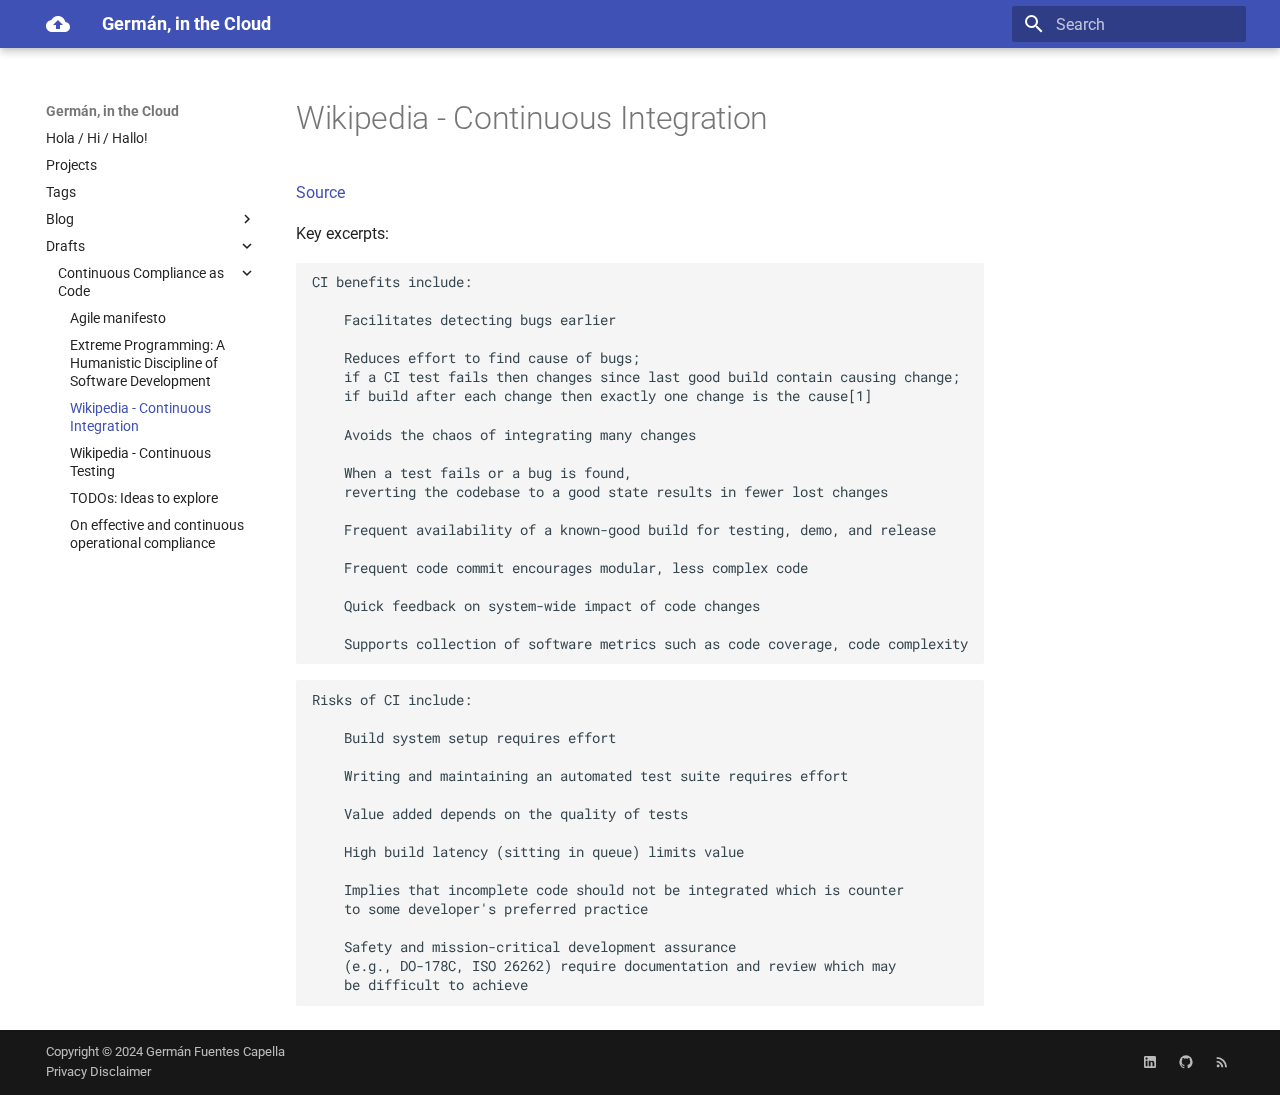
<file: drafts/Continuous-Compliance-as-Code/RESEARCH-Wikipedia-CI/index.html>
<!doctype html>
<html lang="en" class="no-js">
  <head>
    
      <meta charset="utf-8">
      <meta name="viewport" content="width=device-width,initial-scale=1">
      
        <meta name="description" content="Germán, in the Cloud">
      
      
      
        <link rel="canonical" href="https://cloudgerman.com/drafts/Continuous-Compliance-as-Code/RESEARCH-Wikipedia-CI/">
      
      
        <link rel="prev" href="../RESEARCH-Extreme-Programming/">
      
      
        <link rel="next" href="../RESEARCH-Wikipedia-Continuous-Testing/">
      
      
        <link rel="alternate" type="application/rss+xml" title="RSS feed" href="../../../feed_rss_created.xml">
        <link rel="alternate" type="application/rss+xml" title="RSS feed of updated content" href="../../../feed_rss_updated.xml">
      
      <link rel="icon" href="../../../assets/images/favicon.svg">
      <meta name="generator" content="mkdocs-1.6.1, mkdocs-material-9.5.49">
    
    
      
        <title>Wikipedia - Continuous Integration - Germán, in the Cloud</title>
      
    
    
      <link rel="stylesheet" href="../../../assets/stylesheets/main.6f8fc17f.min.css">
      
        
        <link rel="stylesheet" href="../../../assets/stylesheets/palette.06af60db.min.css">
      
      


    
    
      
    
    
      
        
        
        <link rel="preconnect" href="https://fonts.gstatic.com" crossorigin>
        <link rel="stylesheet" href="https://fonts.googleapis.com/css?family=Roboto:300,300i,400,400i,700,700i%7CRoboto+Mono:400,400i,700,700i&display=fallback">
        <style>:root{--md-text-font:"Roboto";--md-code-font:"Roboto Mono"}</style>
      
    
    
      <link rel="stylesheet" href="../../../stylesheets/extra.css">
    
    <script>__md_scope=new URL("../../..",location),__md_hash=e=>[...e].reduce(((e,_)=>(e<<5)-e+_.charCodeAt(0)),0),__md_get=(e,_=localStorage,t=__md_scope)=>JSON.parse(_.getItem(t.pathname+"."+e)),__md_set=(e,_,t=localStorage,a=__md_scope)=>{try{t.setItem(a.pathname+"."+e,JSON.stringify(_))}catch(e){}}</script>
    
      

    
    
    
  </head>
  
  
    
    
    
    
    
    <body dir="ltr" data-md-color-scheme="default" data-md-color-primary="custom" data-md-color-accent="indigo">
  
    
    <input class="md-toggle" data-md-toggle="drawer" type="checkbox" id="__drawer" autocomplete="off">
    <input class="md-toggle" data-md-toggle="search" type="checkbox" id="__search" autocomplete="off">
    <label class="md-overlay" for="__drawer"></label>
    <div data-md-component="skip">
      
        
        <a href="#wikipedia-continuous-integration" class="md-skip">
          Skip to content
        </a>
      
    </div>
    <div data-md-component="announce">
      
    </div>
    
    
      

  

<header class="md-header md-header--shadow" data-md-component="header">
  <nav class="md-header__inner md-grid" aria-label="Header">
    <a href="../../.." title="Germán, in the Cloud" class="md-header__button md-logo" aria-label="Germán, in the Cloud" data-md-component="logo">
      
  <img src="../../../assets/images/logo.svg" alt="logo">

    </a>
    <label class="md-header__button md-icon" for="__drawer">
      
      <svg xmlns="http://www.w3.org/2000/svg" viewBox="0 0 24 24"><path d="M3 6h18v2H3zm0 5h18v2H3zm0 5h18v2H3z"/></svg>
    </label>
    <div class="md-header__title" data-md-component="header-title">
      <div class="md-header__ellipsis">
        <div class="md-header__topic">
          <span class="md-ellipsis">
            Germán, in the Cloud
          </span>
        </div>
        <div class="md-header__topic" data-md-component="header-topic">
          <span class="md-ellipsis">
            
              Wikipedia - Continuous Integration
            
          </span>
        </div>
      </div>
    </div>
    
      
    
    
    
    
      <label class="md-header__button md-icon" for="__search">
        
        <svg xmlns="http://www.w3.org/2000/svg" viewBox="0 0 24 24"><path d="M9.5 3A6.5 6.5 0 0 1 16 9.5c0 1.61-.59 3.09-1.56 4.23l.27.27h.79l5 5-1.5 1.5-5-5v-.79l-.27-.27A6.52 6.52 0 0 1 9.5 16 6.5 6.5 0 0 1 3 9.5 6.5 6.5 0 0 1 9.5 3m0 2C7 5 5 7 5 9.5S7 14 9.5 14 14 12 14 9.5 12 5 9.5 5"/></svg>
      </label>
      <div class="md-search" data-md-component="search" role="dialog">
  <label class="md-search__overlay" for="__search"></label>
  <div class="md-search__inner" role="search">
    <form class="md-search__form" name="search">
      <input type="text" class="md-search__input" name="query" aria-label="Search" placeholder="Search" autocapitalize="off" autocorrect="off" autocomplete="off" spellcheck="false" data-md-component="search-query" required>
      <label class="md-search__icon md-icon" for="__search">
        
        <svg xmlns="http://www.w3.org/2000/svg" viewBox="0 0 24 24"><path d="M9.5 3A6.5 6.5 0 0 1 16 9.5c0 1.61-.59 3.09-1.56 4.23l.27.27h.79l5 5-1.5 1.5-5-5v-.79l-.27-.27A6.52 6.52 0 0 1 9.5 16 6.5 6.5 0 0 1 3 9.5 6.5 6.5 0 0 1 9.5 3m0 2C7 5 5 7 5 9.5S7 14 9.5 14 14 12 14 9.5 12 5 9.5 5"/></svg>
        
        <svg xmlns="http://www.w3.org/2000/svg" viewBox="0 0 24 24"><path d="M20 11v2H8l5.5 5.5-1.42 1.42L4.16 12l7.92-7.92L13.5 5.5 8 11z"/></svg>
      </label>
      <nav class="md-search__options" aria-label="Search">
        
        <button type="reset" class="md-search__icon md-icon" title="Clear" aria-label="Clear" tabindex="-1">
          
          <svg xmlns="http://www.w3.org/2000/svg" viewBox="0 0 24 24"><path d="M19 6.41 17.59 5 12 10.59 6.41 5 5 6.41 10.59 12 5 17.59 6.41 19 12 13.41 17.59 19 19 17.59 13.41 12z"/></svg>
        </button>
      </nav>
      
    </form>
    <div class="md-search__output">
      <div class="md-search__scrollwrap" tabindex="0" data-md-scrollfix>
        <div class="md-search-result" data-md-component="search-result">
          <div class="md-search-result__meta">
            Initializing search
          </div>
          <ol class="md-search-result__list" role="presentation"></ol>
        </div>
      </div>
    </div>
  </div>
</div>
    
    
  </nav>
  
</header>
    
    <div class="md-container" data-md-component="container">
      
      
        
          
        
      
      <main class="md-main" data-md-component="main">
        <div class="md-main__inner md-grid">
          
            
              
              <div class="md-sidebar md-sidebar--primary" data-md-component="sidebar" data-md-type="navigation" >
                <div class="md-sidebar__scrollwrap">
                  <div class="md-sidebar__inner">
                    



<nav class="md-nav md-nav--primary" aria-label="Navigation" data-md-level="0">
  <label class="md-nav__title" for="__drawer">
    <a href="../../.." title="Germán, in the Cloud" class="md-nav__button md-logo" aria-label="Germán, in the Cloud" data-md-component="logo">
      
  <img src="../../../assets/images/logo.svg" alt="logo">

    </a>
    Germán, in the Cloud
  </label>
  
  <ul class="md-nav__list" data-md-scrollfix>
    
      
      
  
  
  
  
    <li class="md-nav__item">
      <a href="../../.." class="md-nav__link">
        
  
  <span class="md-ellipsis">
    Hola / Hi / Hallo!
  </span>
  

      </a>
    </li>
  

    
      
      
  
  
  
  
    <li class="md-nav__item">
      <a href="../../../projects/" class="md-nav__link">
        
  
  <span class="md-ellipsis">
    Projects
  </span>
  

      </a>
    </li>
  

    
      
      
  
  
  
  
    <li class="md-nav__item">
      <a href="../../../tags/" class="md-nav__link">
        
  
  <span class="md-ellipsis">
    Tags
  </span>
  

      </a>
    </li>
  

    
      
      
  
  
  
  
    
    
      
        
          
        
      
        
      
    
    
    
    <li class="md-nav__item md-nav__item--nested">
      
        
        
        <input class="md-nav__toggle md-toggle " type="checkbox" id="__nav_4" >
        
          
          
          <div class="md-nav__link md-nav__container">
            <a href="../../../blog/" class="md-nav__link ">
              
  
  <span class="md-ellipsis">
    Blog
  </span>
  

            </a>
            
              
              <label class="md-nav__link " for="__nav_4" id="__nav_4_label" tabindex="0">
                <span class="md-nav__icon md-icon"></span>
              </label>
            
          </div>
        
        <nav class="md-nav" data-md-level="1" aria-labelledby="__nav_4_label" aria-expanded="false">
          <label class="md-nav__title" for="__nav_4">
            <span class="md-nav__icon md-icon"></span>
            Blog
          </label>
          <ul class="md-nav__list" data-md-scrollfix>
            
              
            
              
                
  
  
  
  
    <li class="md-nav__item">
      <a href="../../.." class="md-nav__link">
        
  
  <span class="md-ellipsis">
    Archive
  </span>
  

      </a>
    </li>
  

              
            
          </ul>
        </nav>
      
    </li>
  

    
      
      
  
  
    
  
  
  
    
    
      
        
      
    
    
    
    <li class="md-nav__item md-nav__item--active md-nav__item--nested">
      
        
        
        <input class="md-nav__toggle md-toggle " type="checkbox" id="__nav_5" checked>
        
          
          <label class="md-nav__link" for="__nav_5" id="__nav_5_label" tabindex="0">
            
  
  <span class="md-ellipsis">
    Drafts
  </span>
  

            <span class="md-nav__icon md-icon"></span>
          </label>
        
        <nav class="md-nav" data-md-level="1" aria-labelledby="__nav_5_label" aria-expanded="true">
          <label class="md-nav__title" for="__nav_5">
            <span class="md-nav__icon md-icon"></span>
            Drafts
          </label>
          <ul class="md-nav__list" data-md-scrollfix>
            
              
                
  
  
    
  
  
  
    
    
      
        
          
        
      
        
      
        
      
        
      
        
      
        
      
        
      
    
    
    
    <li class="md-nav__item md-nav__item--active md-nav__item--nested">
      
        
        
        <input class="md-nav__toggle md-toggle " type="checkbox" id="__nav_5_1" checked>
        
          
          
          <div class="md-nav__link md-nav__container">
            <a href="../" class="md-nav__link ">
              
  
  <span class="md-ellipsis">
    Continuous Compliance as Code
  </span>
  

            </a>
            
              
              <label class="md-nav__link " for="__nav_5_1" id="__nav_5_1_label" tabindex="0">
                <span class="md-nav__icon md-icon"></span>
              </label>
            
          </div>
        
        <nav class="md-nav" data-md-level="2" aria-labelledby="__nav_5_1_label" aria-expanded="true">
          <label class="md-nav__title" for="__nav_5_1">
            <span class="md-nav__icon md-icon"></span>
            Continuous Compliance as Code
          </label>
          <ul class="md-nav__list" data-md-scrollfix>
            
              
            
              
                
  
  
  
  
    <li class="md-nav__item">
      <a href="../RESEARCH-Agile-Manifesto/" class="md-nav__link">
        
  
  <span class="md-ellipsis">
    Agile manifesto
  </span>
  

      </a>
    </li>
  

              
            
              
                
  
  
  
  
    <li class="md-nav__item">
      <a href="../RESEARCH-Extreme-Programming/" class="md-nav__link">
        
  
  <span class="md-ellipsis">
    Extreme Programming: A Humanistic Discipline of Software Development
  </span>
  

      </a>
    </li>
  

              
            
              
                
  
  
    
  
  
  
    <li class="md-nav__item md-nav__item--active">
      
      <input class="md-nav__toggle md-toggle" type="checkbox" id="__toc">
      
      
        
      
      
      <a href="./" class="md-nav__link md-nav__link--active">
        
  
  <span class="md-ellipsis">
    Wikipedia - Continuous Integration
  </span>
  

      </a>
      
    </li>
  

              
            
              
                
  
  
  
  
    <li class="md-nav__item">
      <a href="../RESEARCH-Wikipedia-Continuous-Testing/" class="md-nav__link">
        
  
  <span class="md-ellipsis">
    Wikipedia - Continuous Testing
  </span>
  

      </a>
    </li>
  

              
            
              
                
  
  
  
  
    <li class="md-nav__item">
      <a href="../TODOs/" class="md-nav__link">
        
  
  <span class="md-ellipsis">
    TODOs: Ideas to explore
  </span>
  

      </a>
    </li>
  

              
            
              
                
  
  
  
  
    <li class="md-nav__item">
      <a href="../index-v2/" class="md-nav__link">
        
  
  <span class="md-ellipsis">
    On effective and continuous operational compliance
  </span>
  

      </a>
    </li>
  

              
            
          </ul>
        </nav>
      
    </li>
  

              
            
          </ul>
        </nav>
      
    </li>
  

    
  </ul>
</nav>
                  </div>
                </div>
              </div>
            
            
              
              <div class="md-sidebar md-sidebar--secondary" data-md-component="sidebar" data-md-type="toc" >
                <div class="md-sidebar__scrollwrap">
                  <div class="md-sidebar__inner">
                    

<nav class="md-nav md-nav--secondary" aria-label="Table of contents">
  
  
  
    
  
  
</nav>
                  </div>
                </div>
              </div>
            
          
          
            <div class="md-content" data-md-component="content">
              <article class="md-content__inner md-typeset">
                
                  


<h1 id="wikipedia-continuous-integration">Wikipedia - Continuous Integration</h1>
<p><a href="https://en.wikipedia.org/wiki/Continuous_integration">Source</a></p>
<p>Key excerpts:</p>
<div class="language-text highlight"><pre><span></span><code><span id="__span-0-1"><a id="__codelineno-0-1" name="__codelineno-0-1" href="#__codelineno-0-1"></a>CI benefits include:
</span><span id="__span-0-2"><a id="__codelineno-0-2" name="__codelineno-0-2" href="#__codelineno-0-2"></a>
</span><span id="__span-0-3"><a id="__codelineno-0-3" name="__codelineno-0-3" href="#__codelineno-0-3"></a>    Facilitates detecting bugs earlier
</span><span id="__span-0-4"><a id="__codelineno-0-4" name="__codelineno-0-4" href="#__codelineno-0-4"></a>
</span><span id="__span-0-5"><a id="__codelineno-0-5" name="__codelineno-0-5" href="#__codelineno-0-5"></a>    Reduces effort to find cause of bugs;
</span><span id="__span-0-6"><a id="__codelineno-0-6" name="__codelineno-0-6" href="#__codelineno-0-6"></a>    if a CI test fails then changes since last good build contain causing change;
</span><span id="__span-0-7"><a id="__codelineno-0-7" name="__codelineno-0-7" href="#__codelineno-0-7"></a>    if build after each change then exactly one change is the cause[1]
</span><span id="__span-0-8"><a id="__codelineno-0-8" name="__codelineno-0-8" href="#__codelineno-0-8"></a>
</span><span id="__span-0-9"><a id="__codelineno-0-9" name="__codelineno-0-9" href="#__codelineno-0-9"></a>    Avoids the chaos of integrating many changes
</span><span id="__span-0-10"><a id="__codelineno-0-10" name="__codelineno-0-10" href="#__codelineno-0-10"></a>
</span><span id="__span-0-11"><a id="__codelineno-0-11" name="__codelineno-0-11" href="#__codelineno-0-11"></a>    When a test fails or a bug is found,
</span><span id="__span-0-12"><a id="__codelineno-0-12" name="__codelineno-0-12" href="#__codelineno-0-12"></a>    reverting the codebase to a good state results in fewer lost changes
</span><span id="__span-0-13"><a id="__codelineno-0-13" name="__codelineno-0-13" href="#__codelineno-0-13"></a>
</span><span id="__span-0-14"><a id="__codelineno-0-14" name="__codelineno-0-14" href="#__codelineno-0-14"></a>    Frequent availability of a known-good build for testing, demo, and release
</span><span id="__span-0-15"><a id="__codelineno-0-15" name="__codelineno-0-15" href="#__codelineno-0-15"></a>
</span><span id="__span-0-16"><a id="__codelineno-0-16" name="__codelineno-0-16" href="#__codelineno-0-16"></a>    Frequent code commit encourages modular, less complex code
</span><span id="__span-0-17"><a id="__codelineno-0-17" name="__codelineno-0-17" href="#__codelineno-0-17"></a>
</span><span id="__span-0-18"><a id="__codelineno-0-18" name="__codelineno-0-18" href="#__codelineno-0-18"></a>    Quick feedback on system-wide impact of code changes
</span><span id="__span-0-19"><a id="__codelineno-0-19" name="__codelineno-0-19" href="#__codelineno-0-19"></a>
</span><span id="__span-0-20"><a id="__codelineno-0-20" name="__codelineno-0-20" href="#__codelineno-0-20"></a>    Supports collection of software metrics such as code coverage, code complexity
</span></code></pre></div>
<div class="language-text highlight"><pre><span></span><code><span id="__span-1-1"><a id="__codelineno-1-1" name="__codelineno-1-1" href="#__codelineno-1-1"></a>Risks of CI include:
</span><span id="__span-1-2"><a id="__codelineno-1-2" name="__codelineno-1-2" href="#__codelineno-1-2"></a>
</span><span id="__span-1-3"><a id="__codelineno-1-3" name="__codelineno-1-3" href="#__codelineno-1-3"></a>    Build system setup requires effort
</span><span id="__span-1-4"><a id="__codelineno-1-4" name="__codelineno-1-4" href="#__codelineno-1-4"></a>
</span><span id="__span-1-5"><a id="__codelineno-1-5" name="__codelineno-1-5" href="#__codelineno-1-5"></a>    Writing and maintaining an automated test suite requires effort
</span><span id="__span-1-6"><a id="__codelineno-1-6" name="__codelineno-1-6" href="#__codelineno-1-6"></a>
</span><span id="__span-1-7"><a id="__codelineno-1-7" name="__codelineno-1-7" href="#__codelineno-1-7"></a>    Value added depends on the quality of tests
</span><span id="__span-1-8"><a id="__codelineno-1-8" name="__codelineno-1-8" href="#__codelineno-1-8"></a>
</span><span id="__span-1-9"><a id="__codelineno-1-9" name="__codelineno-1-9" href="#__codelineno-1-9"></a>    High build latency (sitting in queue) limits value
</span><span id="__span-1-10"><a id="__codelineno-1-10" name="__codelineno-1-10" href="#__codelineno-1-10"></a>
</span><span id="__span-1-11"><a id="__codelineno-1-11" name="__codelineno-1-11" href="#__codelineno-1-11"></a>    Implies that incomplete code should not be integrated which is counter
</span><span id="__span-1-12"><a id="__codelineno-1-12" name="__codelineno-1-12" href="#__codelineno-1-12"></a>    to some developer&#39;s preferred practice
</span><span id="__span-1-13"><a id="__codelineno-1-13" name="__codelineno-1-13" href="#__codelineno-1-13"></a>
</span><span id="__span-1-14"><a id="__codelineno-1-14" name="__codelineno-1-14" href="#__codelineno-1-14"></a>    Safety and mission-critical development assurance
</span><span id="__span-1-15"><a id="__codelineno-1-15" name="__codelineno-1-15" href="#__codelineno-1-15"></a>    (e.g., DO-178C, ISO 26262) require documentation and review which may
</span><span id="__span-1-16"><a id="__codelineno-1-16" name="__codelineno-1-16" href="#__codelineno-1-16"></a>    be difficult to achieve
</span></code></pre></div>












                
              </article>
            </div>
          
          
<script>var target=document.getElementById(location.hash.slice(1));target&&target.name&&(target.checked=target.name.startsWith("__tabbed_"))</script>
        </div>
        
      </main>
      
        <footer class="md-footer">
  
  <div class="md-footer-meta md-typeset">
    <div class="md-footer-meta__inner md-grid">
      <div class="md-copyright">
  
    <div class="md-copyright__highlight">
      Copyright &copy; 2024 Germán Fuentes Capella <div><a href="/privacy">Privacy</a> <a href="/disclaimer">Disclaimer</a></div>

    </div>
  
  
</div>
      
        <div class="md-social">
  
    
    
    
    
      
      
    
    <a href="https://www.linkedin.com/in/germanfuentescapella/?locale=en_US" target="_blank" rel="noopener" title="www.linkedin.com" class="md-social__link">
      <svg xmlns="http://www.w3.org/2000/svg" viewBox="0 0 24 24"><path d="M19 3a2 2 0 0 1 2 2v14a2 2 0 0 1-2 2H5a2 2 0 0 1-2-2V5a2 2 0 0 1 2-2zm-.5 15.5v-5.3a3.26 3.26 0 0 0-3.26-3.26c-.85 0-1.84.52-2.32 1.3v-1.11h-2.79v8.37h2.79v-4.93c0-.77.62-1.4 1.39-1.4a1.4 1.4 0 0 1 1.4 1.4v4.93zM6.88 8.56a1.68 1.68 0 0 0 1.68-1.68c0-.93-.75-1.69-1.68-1.69a1.69 1.69 0 0 0-1.69 1.69c0 .93.76 1.68 1.69 1.68m1.39 9.94v-8.37H5.5v8.37z"/></svg>
    </a>
  
    
    
    
    
      
      
    
    <a href="https://github.com/cloudgerman" target="_blank" rel="noopener" title="github.com" class="md-social__link">
      <svg xmlns="http://www.w3.org/2000/svg" viewBox="0 0 24 24"><path d="M12 2A10 10 0 0 0 2 12c0 4.42 2.87 8.17 6.84 9.5.5.08.66-.23.66-.5v-1.69c-2.77.6-3.36-1.34-3.36-1.34-.46-1.16-1.11-1.47-1.11-1.47-.91-.62.07-.6.07-.6 1 .07 1.53 1.03 1.53 1.03.87 1.52 2.34 1.07 2.91.83.09-.65.35-1.09.63-1.34-2.22-.25-4.55-1.11-4.55-4.92 0-1.11.38-2 1.03-2.71-.1-.25-.45-1.29.1-2.64 0 0 .84-.27 2.75 1.02.79-.22 1.65-.33 2.5-.33s1.71.11 2.5.33c1.91-1.29 2.75-1.02 2.75-1.02.55 1.35.2 2.39.1 2.64.65.71 1.03 1.6 1.03 2.71 0 3.82-2.34 4.66-4.57 4.91.36.31.69.92.69 1.85V21c0 .27.16.59.67.5C19.14 20.16 22 16.42 22 12A10 10 0 0 0 12 2"/></svg>
    </a>
  
    
    
    
    
      
      
    
    <a href="https://cloudgerman.com/feed_rss_created.xml" target="_blank" rel="noopener" title="cloudgerman.com" class="md-social__link">
      <svg xmlns="http://www.w3.org/2000/svg" viewBox="0 0 24 24"><path d="M6.18 15.64a2.18 2.18 0 0 1 2.18 2.18C8.36 19 7.38 20 6.18 20 5 20 4 19 4 17.82a2.18 2.18 0 0 1 2.18-2.18M4 4.44A15.56 15.56 0 0 1 19.56 20h-2.83A12.73 12.73 0 0 0 4 7.27zm0 5.66a9.9 9.9 0 0 1 9.9 9.9h-2.83A7.07 7.07 0 0 0 4 12.93z"/></svg>
    </a>
  
</div>
      
    </div>
  </div>
</footer>
      
    </div>
    <div class="md-dialog" data-md-component="dialog">
      <div class="md-dialog__inner md-typeset"></div>
    </div>
    
    
    <script id="__config" type="application/json">{"base": "../../..", "features": ["content.footnote.tooltips", "navigation.indexes"], "search": "../../../assets/javascripts/workers/search.6ce7567c.min.js", "translations": {"clipboard.copied": "Copied to clipboard", "clipboard.copy": "Copy to clipboard", "search.result.more.one": "1 more on this page", "search.result.more.other": "# more on this page", "search.result.none": "No matching documents", "search.result.one": "1 matching document", "search.result.other": "# matching documents", "search.result.placeholder": "Type to start searching", "search.result.term.missing": "Missing", "select.version": "Select version"}}</script>
    
    
      <script src="../../../assets/javascripts/bundle.88dd0f4e.min.js"></script>
      
    
  </body>
</html>
</file>
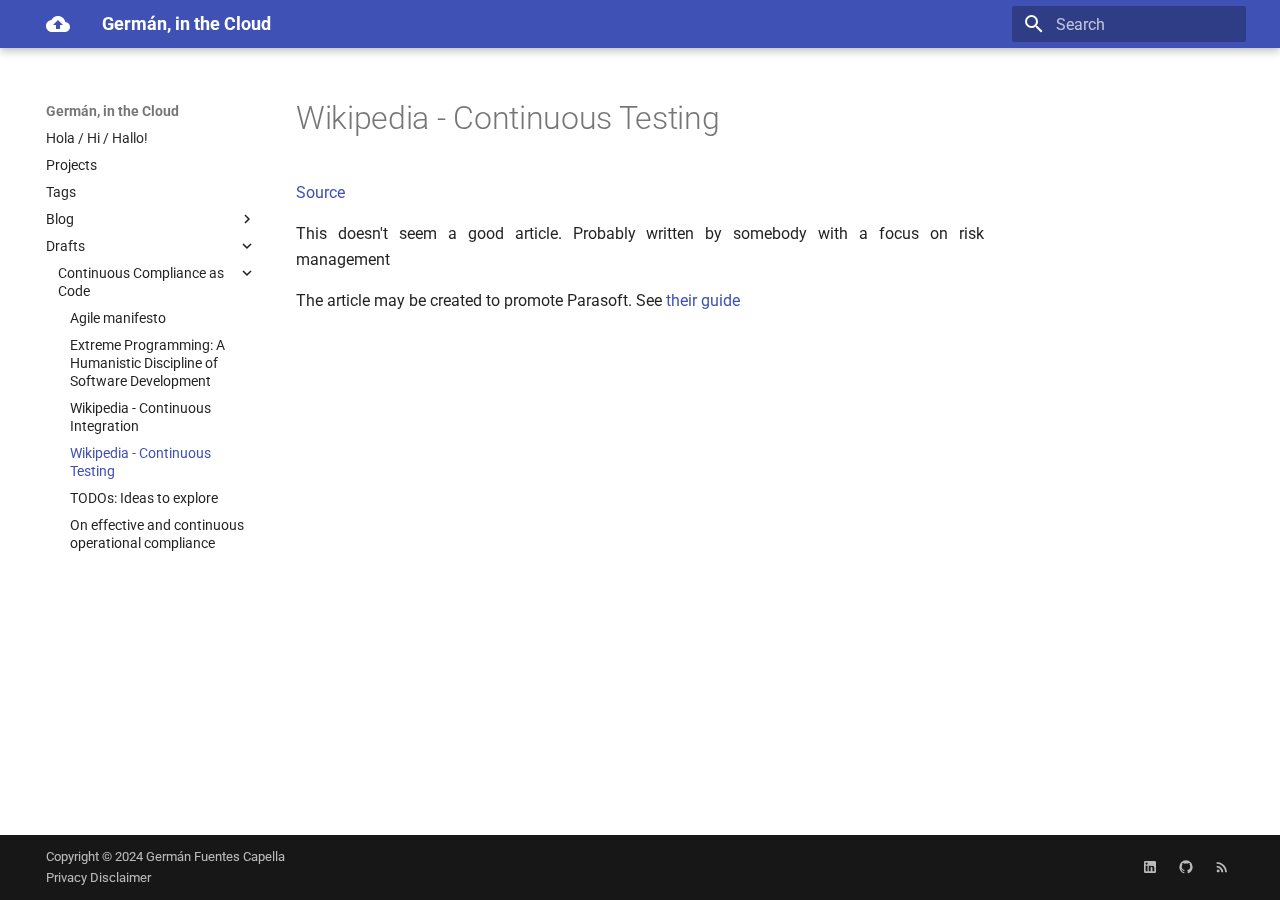
<file: drafts/Continuous-Compliance-as-Code/RESEARCH-Wikipedia-Continuous-Testing/index.html>
<!doctype html>
<html lang="en" class="no-js">
  <head>
    
      <meta charset="utf-8">
      <meta name="viewport" content="width=device-width,initial-scale=1">
      
        <meta name="description" content="Germán, in the Cloud">
      
      
      
        <link rel="canonical" href="https://cloudgerman.com/drafts/Continuous-Compliance-as-Code/RESEARCH-Wikipedia-Continuous-Testing/">
      
      
        <link rel="prev" href="../RESEARCH-Wikipedia-CI/">
      
      
        <link rel="next" href="../TODOs/">
      
      
        <link rel="alternate" type="application/rss+xml" title="RSS feed" href="../../../feed_rss_created.xml">
        <link rel="alternate" type="application/rss+xml" title="RSS feed of updated content" href="../../../feed_rss_updated.xml">
      
      <link rel="icon" href="../../../assets/images/favicon.svg">
      <meta name="generator" content="mkdocs-1.6.1, mkdocs-material-9.5.49">
    
    
      
        <title>Wikipedia - Continuous Testing - Germán, in the Cloud</title>
      
    
    
      <link rel="stylesheet" href="../../../assets/stylesheets/main.6f8fc17f.min.css">
      
        
        <link rel="stylesheet" href="../../../assets/stylesheets/palette.06af60db.min.css">
      
      


    
    
      
    
    
      
        
        
        <link rel="preconnect" href="https://fonts.gstatic.com" crossorigin>
        <link rel="stylesheet" href="https://fonts.googleapis.com/css?family=Roboto:300,300i,400,400i,700,700i%7CRoboto+Mono:400,400i,700,700i&display=fallback">
        <style>:root{--md-text-font:"Roboto";--md-code-font:"Roboto Mono"}</style>
      
    
    
      <link rel="stylesheet" href="../../../stylesheets/extra.css">
    
    <script>__md_scope=new URL("../../..",location),__md_hash=e=>[...e].reduce(((e,_)=>(e<<5)-e+_.charCodeAt(0)),0),__md_get=(e,_=localStorage,t=__md_scope)=>JSON.parse(_.getItem(t.pathname+"."+e)),__md_set=(e,_,t=localStorage,a=__md_scope)=>{try{t.setItem(a.pathname+"."+e,JSON.stringify(_))}catch(e){}}</script>
    
      

    
    
    
  </head>
  
  
    
    
    
    
    
    <body dir="ltr" data-md-color-scheme="default" data-md-color-primary="custom" data-md-color-accent="indigo">
  
    
    <input class="md-toggle" data-md-toggle="drawer" type="checkbox" id="__drawer" autocomplete="off">
    <input class="md-toggle" data-md-toggle="search" type="checkbox" id="__search" autocomplete="off">
    <label class="md-overlay" for="__drawer"></label>
    <div data-md-component="skip">
      
        
        <a href="#wikipedia-continuous-testing" class="md-skip">
          Skip to content
        </a>
      
    </div>
    <div data-md-component="announce">
      
    </div>
    
    
      

  

<header class="md-header md-header--shadow" data-md-component="header">
  <nav class="md-header__inner md-grid" aria-label="Header">
    <a href="../../.." title="Germán, in the Cloud" class="md-header__button md-logo" aria-label="Germán, in the Cloud" data-md-component="logo">
      
  <img src="../../../assets/images/logo.svg" alt="logo">

    </a>
    <label class="md-header__button md-icon" for="__drawer">
      
      <svg xmlns="http://www.w3.org/2000/svg" viewBox="0 0 24 24"><path d="M3 6h18v2H3zm0 5h18v2H3zm0 5h18v2H3z"/></svg>
    </label>
    <div class="md-header__title" data-md-component="header-title">
      <div class="md-header__ellipsis">
        <div class="md-header__topic">
          <span class="md-ellipsis">
            Germán, in the Cloud
          </span>
        </div>
        <div class="md-header__topic" data-md-component="header-topic">
          <span class="md-ellipsis">
            
              Wikipedia - Continuous Testing
            
          </span>
        </div>
      </div>
    </div>
    
      
    
    
    
    
      <label class="md-header__button md-icon" for="__search">
        
        <svg xmlns="http://www.w3.org/2000/svg" viewBox="0 0 24 24"><path d="M9.5 3A6.5 6.5 0 0 1 16 9.5c0 1.61-.59 3.09-1.56 4.23l.27.27h.79l5 5-1.5 1.5-5-5v-.79l-.27-.27A6.52 6.52 0 0 1 9.5 16 6.5 6.5 0 0 1 3 9.5 6.5 6.5 0 0 1 9.5 3m0 2C7 5 5 7 5 9.5S7 14 9.5 14 14 12 14 9.5 12 5 9.5 5"/></svg>
      </label>
      <div class="md-search" data-md-component="search" role="dialog">
  <label class="md-search__overlay" for="__search"></label>
  <div class="md-search__inner" role="search">
    <form class="md-search__form" name="search">
      <input type="text" class="md-search__input" name="query" aria-label="Search" placeholder="Search" autocapitalize="off" autocorrect="off" autocomplete="off" spellcheck="false" data-md-component="search-query" required>
      <label class="md-search__icon md-icon" for="__search">
        
        <svg xmlns="http://www.w3.org/2000/svg" viewBox="0 0 24 24"><path d="M9.5 3A6.5 6.5 0 0 1 16 9.5c0 1.61-.59 3.09-1.56 4.23l.27.27h.79l5 5-1.5 1.5-5-5v-.79l-.27-.27A6.52 6.52 0 0 1 9.5 16 6.5 6.5 0 0 1 3 9.5 6.5 6.5 0 0 1 9.5 3m0 2C7 5 5 7 5 9.5S7 14 9.5 14 14 12 14 9.5 12 5 9.5 5"/></svg>
        
        <svg xmlns="http://www.w3.org/2000/svg" viewBox="0 0 24 24"><path d="M20 11v2H8l5.5 5.5-1.42 1.42L4.16 12l7.92-7.92L13.5 5.5 8 11z"/></svg>
      </label>
      <nav class="md-search__options" aria-label="Search">
        
        <button type="reset" class="md-search__icon md-icon" title="Clear" aria-label="Clear" tabindex="-1">
          
          <svg xmlns="http://www.w3.org/2000/svg" viewBox="0 0 24 24"><path d="M19 6.41 17.59 5 12 10.59 6.41 5 5 6.41 10.59 12 5 17.59 6.41 19 12 13.41 17.59 19 19 17.59 13.41 12z"/></svg>
        </button>
      </nav>
      
    </form>
    <div class="md-search__output">
      <div class="md-search__scrollwrap" tabindex="0" data-md-scrollfix>
        <div class="md-search-result" data-md-component="search-result">
          <div class="md-search-result__meta">
            Initializing search
          </div>
          <ol class="md-search-result__list" role="presentation"></ol>
        </div>
      </div>
    </div>
  </div>
</div>
    
    
  </nav>
  
</header>
    
    <div class="md-container" data-md-component="container">
      
      
        
          
        
      
      <main class="md-main" data-md-component="main">
        <div class="md-main__inner md-grid">
          
            
              
              <div class="md-sidebar md-sidebar--primary" data-md-component="sidebar" data-md-type="navigation" >
                <div class="md-sidebar__scrollwrap">
                  <div class="md-sidebar__inner">
                    



<nav class="md-nav md-nav--primary" aria-label="Navigation" data-md-level="0">
  <label class="md-nav__title" for="__drawer">
    <a href="../../.." title="Germán, in the Cloud" class="md-nav__button md-logo" aria-label="Germán, in the Cloud" data-md-component="logo">
      
  <img src="../../../assets/images/logo.svg" alt="logo">

    </a>
    Germán, in the Cloud
  </label>
  
  <ul class="md-nav__list" data-md-scrollfix>
    
      
      
  
  
  
  
    <li class="md-nav__item">
      <a href="../../.." class="md-nav__link">
        
  
  <span class="md-ellipsis">
    Hola / Hi / Hallo!
  </span>
  

      </a>
    </li>
  

    
      
      
  
  
  
  
    <li class="md-nav__item">
      <a href="../../../projects/" class="md-nav__link">
        
  
  <span class="md-ellipsis">
    Projects
  </span>
  

      </a>
    </li>
  

    
      
      
  
  
  
  
    <li class="md-nav__item">
      <a href="../../../tags/" class="md-nav__link">
        
  
  <span class="md-ellipsis">
    Tags
  </span>
  

      </a>
    </li>
  

    
      
      
  
  
  
  
    
    
      
        
          
        
      
        
      
    
    
    
    <li class="md-nav__item md-nav__item--nested">
      
        
        
        <input class="md-nav__toggle md-toggle " type="checkbox" id="__nav_4" >
        
          
          
          <div class="md-nav__link md-nav__container">
            <a href="../../../blog/" class="md-nav__link ">
              
  
  <span class="md-ellipsis">
    Blog
  </span>
  

            </a>
            
              
              <label class="md-nav__link " for="__nav_4" id="__nav_4_label" tabindex="0">
                <span class="md-nav__icon md-icon"></span>
              </label>
            
          </div>
        
        <nav class="md-nav" data-md-level="1" aria-labelledby="__nav_4_label" aria-expanded="false">
          <label class="md-nav__title" for="__nav_4">
            <span class="md-nav__icon md-icon"></span>
            Blog
          </label>
          <ul class="md-nav__list" data-md-scrollfix>
            
              
            
              
                
  
  
  
  
    <li class="md-nav__item">
      <a href="../../.." class="md-nav__link">
        
  
  <span class="md-ellipsis">
    Archive
  </span>
  

      </a>
    </li>
  

              
            
          </ul>
        </nav>
      
    </li>
  

    
      
      
  
  
    
  
  
  
    
    
      
        
      
    
    
    
    <li class="md-nav__item md-nav__item--active md-nav__item--nested">
      
        
        
        <input class="md-nav__toggle md-toggle " type="checkbox" id="__nav_5" checked>
        
          
          <label class="md-nav__link" for="__nav_5" id="__nav_5_label" tabindex="0">
            
  
  <span class="md-ellipsis">
    Drafts
  </span>
  

            <span class="md-nav__icon md-icon"></span>
          </label>
        
        <nav class="md-nav" data-md-level="1" aria-labelledby="__nav_5_label" aria-expanded="true">
          <label class="md-nav__title" for="__nav_5">
            <span class="md-nav__icon md-icon"></span>
            Drafts
          </label>
          <ul class="md-nav__list" data-md-scrollfix>
            
              
                
  
  
    
  
  
  
    
    
      
        
          
        
      
        
      
        
      
        
      
        
      
        
      
        
      
    
    
    
    <li class="md-nav__item md-nav__item--active md-nav__item--nested">
      
        
        
        <input class="md-nav__toggle md-toggle " type="checkbox" id="__nav_5_1" checked>
        
          
          
          <div class="md-nav__link md-nav__container">
            <a href="../" class="md-nav__link ">
              
  
  <span class="md-ellipsis">
    Continuous Compliance as Code
  </span>
  

            </a>
            
              
              <label class="md-nav__link " for="__nav_5_1" id="__nav_5_1_label" tabindex="0">
                <span class="md-nav__icon md-icon"></span>
              </label>
            
          </div>
        
        <nav class="md-nav" data-md-level="2" aria-labelledby="__nav_5_1_label" aria-expanded="true">
          <label class="md-nav__title" for="__nav_5_1">
            <span class="md-nav__icon md-icon"></span>
            Continuous Compliance as Code
          </label>
          <ul class="md-nav__list" data-md-scrollfix>
            
              
            
              
                
  
  
  
  
    <li class="md-nav__item">
      <a href="../RESEARCH-Agile-Manifesto/" class="md-nav__link">
        
  
  <span class="md-ellipsis">
    Agile manifesto
  </span>
  

      </a>
    </li>
  

              
            
              
                
  
  
  
  
    <li class="md-nav__item">
      <a href="../RESEARCH-Extreme-Programming/" class="md-nav__link">
        
  
  <span class="md-ellipsis">
    Extreme Programming: A Humanistic Discipline of Software Development
  </span>
  

      </a>
    </li>
  

              
            
              
                
  
  
  
  
    <li class="md-nav__item">
      <a href="../RESEARCH-Wikipedia-CI/" class="md-nav__link">
        
  
  <span class="md-ellipsis">
    Wikipedia - Continuous Integration
  </span>
  

      </a>
    </li>
  

              
            
              
                
  
  
    
  
  
  
    <li class="md-nav__item md-nav__item--active">
      
      <input class="md-nav__toggle md-toggle" type="checkbox" id="__toc">
      
      
        
      
      
      <a href="./" class="md-nav__link md-nav__link--active">
        
  
  <span class="md-ellipsis">
    Wikipedia - Continuous Testing
  </span>
  

      </a>
      
    </li>
  

              
            
              
                
  
  
  
  
    <li class="md-nav__item">
      <a href="../TODOs/" class="md-nav__link">
        
  
  <span class="md-ellipsis">
    TODOs: Ideas to explore
  </span>
  

      </a>
    </li>
  

              
            
              
                
  
  
  
  
    <li class="md-nav__item">
      <a href="../index-v2/" class="md-nav__link">
        
  
  <span class="md-ellipsis">
    On effective and continuous operational compliance
  </span>
  

      </a>
    </li>
  

              
            
          </ul>
        </nav>
      
    </li>
  

              
            
          </ul>
        </nav>
      
    </li>
  

    
  </ul>
</nav>
                  </div>
                </div>
              </div>
            
            
              
              <div class="md-sidebar md-sidebar--secondary" data-md-component="sidebar" data-md-type="toc" >
                <div class="md-sidebar__scrollwrap">
                  <div class="md-sidebar__inner">
                    

<nav class="md-nav md-nav--secondary" aria-label="Table of contents">
  
  
  
    
  
  
</nav>
                  </div>
                </div>
              </div>
            
          
          
            <div class="md-content" data-md-component="content">
              <article class="md-content__inner md-typeset">
                
                  


<h1 id="wikipedia-continuous-testing">Wikipedia - Continuous Testing</h1>
<p><a href="https://en.wikipedia.org/wiki/Continuous_testing">Source</a></p>
<p>This doesn't seem a good article. Probably written by somebody with a focus on risk management</p>
<p>The article may be created to promote Parasoft.
See <a href="https://www.parasoft.com/learning-center/continuous-testing-guide/">their guide</a></p>












                
              </article>
            </div>
          
          
<script>var target=document.getElementById(location.hash.slice(1));target&&target.name&&(target.checked=target.name.startsWith("__tabbed_"))</script>
        </div>
        
      </main>
      
        <footer class="md-footer">
  
  <div class="md-footer-meta md-typeset">
    <div class="md-footer-meta__inner md-grid">
      <div class="md-copyright">
  
    <div class="md-copyright__highlight">
      Copyright &copy; 2024 Germán Fuentes Capella <div><a href="/privacy">Privacy</a> <a href="/disclaimer">Disclaimer</a></div>

    </div>
  
  
</div>
      
        <div class="md-social">
  
    
    
    
    
      
      
    
    <a href="https://www.linkedin.com/in/germanfuentescapella/?locale=en_US" target="_blank" rel="noopener" title="www.linkedin.com" class="md-social__link">
      <svg xmlns="http://www.w3.org/2000/svg" viewBox="0 0 24 24"><path d="M19 3a2 2 0 0 1 2 2v14a2 2 0 0 1-2 2H5a2 2 0 0 1-2-2V5a2 2 0 0 1 2-2zm-.5 15.5v-5.3a3.26 3.26 0 0 0-3.26-3.26c-.85 0-1.84.52-2.32 1.3v-1.11h-2.79v8.37h2.79v-4.93c0-.77.62-1.4 1.39-1.4a1.4 1.4 0 0 1 1.4 1.4v4.93zM6.88 8.56a1.68 1.68 0 0 0 1.68-1.68c0-.93-.75-1.69-1.68-1.69a1.69 1.69 0 0 0-1.69 1.69c0 .93.76 1.68 1.69 1.68m1.39 9.94v-8.37H5.5v8.37z"/></svg>
    </a>
  
    
    
    
    
      
      
    
    <a href="https://github.com/cloudgerman" target="_blank" rel="noopener" title="github.com" class="md-social__link">
      <svg xmlns="http://www.w3.org/2000/svg" viewBox="0 0 24 24"><path d="M12 2A10 10 0 0 0 2 12c0 4.42 2.87 8.17 6.84 9.5.5.08.66-.23.66-.5v-1.69c-2.77.6-3.36-1.34-3.36-1.34-.46-1.16-1.11-1.47-1.11-1.47-.91-.62.07-.6.07-.6 1 .07 1.53 1.03 1.53 1.03.87 1.52 2.34 1.07 2.91.83.09-.65.35-1.09.63-1.34-2.22-.25-4.55-1.11-4.55-4.92 0-1.11.38-2 1.03-2.71-.1-.25-.45-1.29.1-2.64 0 0 .84-.27 2.75 1.02.79-.22 1.65-.33 2.5-.33s1.71.11 2.5.33c1.91-1.29 2.75-1.02 2.75-1.02.55 1.35.2 2.39.1 2.64.65.71 1.03 1.6 1.03 2.71 0 3.82-2.34 4.66-4.57 4.91.36.31.69.92.69 1.85V21c0 .27.16.59.67.5C19.14 20.16 22 16.42 22 12A10 10 0 0 0 12 2"/></svg>
    </a>
  
    
    
    
    
      
      
    
    <a href="https://cloudgerman.com/feed_rss_created.xml" target="_blank" rel="noopener" title="cloudgerman.com" class="md-social__link">
      <svg xmlns="http://www.w3.org/2000/svg" viewBox="0 0 24 24"><path d="M6.18 15.64a2.18 2.18 0 0 1 2.18 2.18C8.36 19 7.38 20 6.18 20 5 20 4 19 4 17.82a2.18 2.18 0 0 1 2.18-2.18M4 4.44A15.56 15.56 0 0 1 19.56 20h-2.83A12.73 12.73 0 0 0 4 7.27zm0 5.66a9.9 9.9 0 0 1 9.9 9.9h-2.83A7.07 7.07 0 0 0 4 12.93z"/></svg>
    </a>
  
</div>
      
    </div>
  </div>
</footer>
      
    </div>
    <div class="md-dialog" data-md-component="dialog">
      <div class="md-dialog__inner md-typeset"></div>
    </div>
    
    
    <script id="__config" type="application/json">{"base": "../../..", "features": ["content.footnote.tooltips", "navigation.indexes"], "search": "../../../assets/javascripts/workers/search.6ce7567c.min.js", "translations": {"clipboard.copied": "Copied to clipboard", "clipboard.copy": "Copy to clipboard", "search.result.more.one": "1 more on this page", "search.result.more.other": "# more on this page", "search.result.none": "No matching documents", "search.result.one": "1 matching document", "search.result.other": "# matching documents", "search.result.placeholder": "Type to start searching", "search.result.term.missing": "Missing", "select.version": "Select version"}}</script>
    
    
      <script src="../../../assets/javascripts/bundle.88dd0f4e.min.js"></script>
      
    
  </body>
</html>
</file>
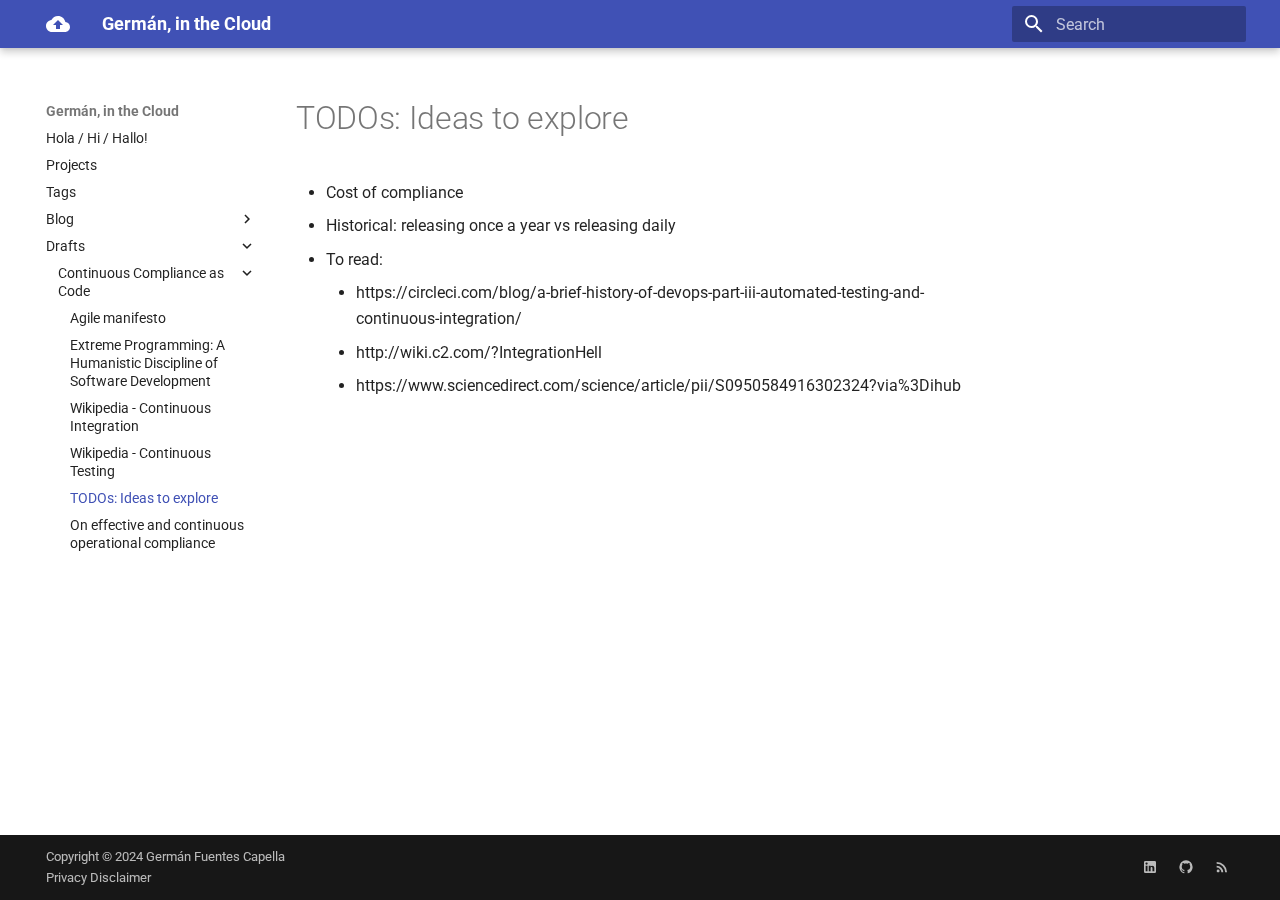
<file: drafts/Continuous-Compliance-as-Code/TODOs/index.html>
<!doctype html>
<html lang="en" class="no-js">
  <head>
    
      <meta charset="utf-8">
      <meta name="viewport" content="width=device-width,initial-scale=1">
      
        <meta name="description" content="Germán, in the Cloud">
      
      
      
        <link rel="canonical" href="https://cloudgerman.com/drafts/Continuous-Compliance-as-Code/TODOs/">
      
      
        <link rel="prev" href="../RESEARCH-Wikipedia-Continuous-Testing/">
      
      
        <link rel="next" href="../index-v2/">
      
      
        <link rel="alternate" type="application/rss+xml" title="RSS feed" href="../../../feed_rss_created.xml">
        <link rel="alternate" type="application/rss+xml" title="RSS feed of updated content" href="../../../feed_rss_updated.xml">
      
      <link rel="icon" href="../../../assets/images/favicon.svg">
      <meta name="generator" content="mkdocs-1.6.1, mkdocs-material-9.5.49">
    
    
      
        <title>TODOs: Ideas to explore - Germán, in the Cloud</title>
      
    
    
      <link rel="stylesheet" href="../../../assets/stylesheets/main.6f8fc17f.min.css">
      
        
        <link rel="stylesheet" href="../../../assets/stylesheets/palette.06af60db.min.css">
      
      


    
    
      
    
    
      
        
        
        <link rel="preconnect" href="https://fonts.gstatic.com" crossorigin>
        <link rel="stylesheet" href="https://fonts.googleapis.com/css?family=Roboto:300,300i,400,400i,700,700i%7CRoboto+Mono:400,400i,700,700i&display=fallback">
        <style>:root{--md-text-font:"Roboto";--md-code-font:"Roboto Mono"}</style>
      
    
    
      <link rel="stylesheet" href="../../../stylesheets/extra.css">
    
    <script>__md_scope=new URL("../../..",location),__md_hash=e=>[...e].reduce(((e,_)=>(e<<5)-e+_.charCodeAt(0)),0),__md_get=(e,_=localStorage,t=__md_scope)=>JSON.parse(_.getItem(t.pathname+"."+e)),__md_set=(e,_,t=localStorage,a=__md_scope)=>{try{t.setItem(a.pathname+"."+e,JSON.stringify(_))}catch(e){}}</script>
    
      

    
    
    
  </head>
  
  
    
    
    
    
    
    <body dir="ltr" data-md-color-scheme="default" data-md-color-primary="custom" data-md-color-accent="indigo">
  
    
    <input class="md-toggle" data-md-toggle="drawer" type="checkbox" id="__drawer" autocomplete="off">
    <input class="md-toggle" data-md-toggle="search" type="checkbox" id="__search" autocomplete="off">
    <label class="md-overlay" for="__drawer"></label>
    <div data-md-component="skip">
      
        
        <a href="#todos-ideas-to-explore" class="md-skip">
          Skip to content
        </a>
      
    </div>
    <div data-md-component="announce">
      
    </div>
    
    
      

  

<header class="md-header md-header--shadow" data-md-component="header">
  <nav class="md-header__inner md-grid" aria-label="Header">
    <a href="../../.." title="Germán, in the Cloud" class="md-header__button md-logo" aria-label="Germán, in the Cloud" data-md-component="logo">
      
  <img src="../../../assets/images/logo.svg" alt="logo">

    </a>
    <label class="md-header__button md-icon" for="__drawer">
      
      <svg xmlns="http://www.w3.org/2000/svg" viewBox="0 0 24 24"><path d="M3 6h18v2H3zm0 5h18v2H3zm0 5h18v2H3z"/></svg>
    </label>
    <div class="md-header__title" data-md-component="header-title">
      <div class="md-header__ellipsis">
        <div class="md-header__topic">
          <span class="md-ellipsis">
            Germán, in the Cloud
          </span>
        </div>
        <div class="md-header__topic" data-md-component="header-topic">
          <span class="md-ellipsis">
            
              TODOs: Ideas to explore
            
          </span>
        </div>
      </div>
    </div>
    
      
    
    
    
    
      <label class="md-header__button md-icon" for="__search">
        
        <svg xmlns="http://www.w3.org/2000/svg" viewBox="0 0 24 24"><path d="M9.5 3A6.5 6.5 0 0 1 16 9.5c0 1.61-.59 3.09-1.56 4.23l.27.27h.79l5 5-1.5 1.5-5-5v-.79l-.27-.27A6.52 6.52 0 0 1 9.5 16 6.5 6.5 0 0 1 3 9.5 6.5 6.5 0 0 1 9.5 3m0 2C7 5 5 7 5 9.5S7 14 9.5 14 14 12 14 9.5 12 5 9.5 5"/></svg>
      </label>
      <div class="md-search" data-md-component="search" role="dialog">
  <label class="md-search__overlay" for="__search"></label>
  <div class="md-search__inner" role="search">
    <form class="md-search__form" name="search">
      <input type="text" class="md-search__input" name="query" aria-label="Search" placeholder="Search" autocapitalize="off" autocorrect="off" autocomplete="off" spellcheck="false" data-md-component="search-query" required>
      <label class="md-search__icon md-icon" for="__search">
        
        <svg xmlns="http://www.w3.org/2000/svg" viewBox="0 0 24 24"><path d="M9.5 3A6.5 6.5 0 0 1 16 9.5c0 1.61-.59 3.09-1.56 4.23l.27.27h.79l5 5-1.5 1.5-5-5v-.79l-.27-.27A6.52 6.52 0 0 1 9.5 16 6.5 6.5 0 0 1 3 9.5 6.5 6.5 0 0 1 9.5 3m0 2C7 5 5 7 5 9.5S7 14 9.5 14 14 12 14 9.5 12 5 9.5 5"/></svg>
        
        <svg xmlns="http://www.w3.org/2000/svg" viewBox="0 0 24 24"><path d="M20 11v2H8l5.5 5.5-1.42 1.42L4.16 12l7.92-7.92L13.5 5.5 8 11z"/></svg>
      </label>
      <nav class="md-search__options" aria-label="Search">
        
        <button type="reset" class="md-search__icon md-icon" title="Clear" aria-label="Clear" tabindex="-1">
          
          <svg xmlns="http://www.w3.org/2000/svg" viewBox="0 0 24 24"><path d="M19 6.41 17.59 5 12 10.59 6.41 5 5 6.41 10.59 12 5 17.59 6.41 19 12 13.41 17.59 19 19 17.59 13.41 12z"/></svg>
        </button>
      </nav>
      
    </form>
    <div class="md-search__output">
      <div class="md-search__scrollwrap" tabindex="0" data-md-scrollfix>
        <div class="md-search-result" data-md-component="search-result">
          <div class="md-search-result__meta">
            Initializing search
          </div>
          <ol class="md-search-result__list" role="presentation"></ol>
        </div>
      </div>
    </div>
  </div>
</div>
    
    
  </nav>
  
</header>
    
    <div class="md-container" data-md-component="container">
      
      
        
          
        
      
      <main class="md-main" data-md-component="main">
        <div class="md-main__inner md-grid">
          
            
              
              <div class="md-sidebar md-sidebar--primary" data-md-component="sidebar" data-md-type="navigation" >
                <div class="md-sidebar__scrollwrap">
                  <div class="md-sidebar__inner">
                    



<nav class="md-nav md-nav--primary" aria-label="Navigation" data-md-level="0">
  <label class="md-nav__title" for="__drawer">
    <a href="../../.." title="Germán, in the Cloud" class="md-nav__button md-logo" aria-label="Germán, in the Cloud" data-md-component="logo">
      
  <img src="../../../assets/images/logo.svg" alt="logo">

    </a>
    Germán, in the Cloud
  </label>
  
  <ul class="md-nav__list" data-md-scrollfix>
    
      
      
  
  
  
  
    <li class="md-nav__item">
      <a href="../../.." class="md-nav__link">
        
  
  <span class="md-ellipsis">
    Hola / Hi / Hallo!
  </span>
  

      </a>
    </li>
  

    
      
      
  
  
  
  
    <li class="md-nav__item">
      <a href="../../../projects/" class="md-nav__link">
        
  
  <span class="md-ellipsis">
    Projects
  </span>
  

      </a>
    </li>
  

    
      
      
  
  
  
  
    <li class="md-nav__item">
      <a href="../../../tags/" class="md-nav__link">
        
  
  <span class="md-ellipsis">
    Tags
  </span>
  

      </a>
    </li>
  

    
      
      
  
  
  
  
    
    
      
        
          
        
      
        
      
    
    
    
    <li class="md-nav__item md-nav__item--nested">
      
        
        
        <input class="md-nav__toggle md-toggle " type="checkbox" id="__nav_4" >
        
          
          
          <div class="md-nav__link md-nav__container">
            <a href="../../../blog/" class="md-nav__link ">
              
  
  <span class="md-ellipsis">
    Blog
  </span>
  

            </a>
            
              
              <label class="md-nav__link " for="__nav_4" id="__nav_4_label" tabindex="0">
                <span class="md-nav__icon md-icon"></span>
              </label>
            
          </div>
        
        <nav class="md-nav" data-md-level="1" aria-labelledby="__nav_4_label" aria-expanded="false">
          <label class="md-nav__title" for="__nav_4">
            <span class="md-nav__icon md-icon"></span>
            Blog
          </label>
          <ul class="md-nav__list" data-md-scrollfix>
            
              
            
              
                
  
  
  
  
    <li class="md-nav__item">
      <a href="../../.." class="md-nav__link">
        
  
  <span class="md-ellipsis">
    Archive
  </span>
  

      </a>
    </li>
  

              
            
          </ul>
        </nav>
      
    </li>
  

    
      
      
  
  
    
  
  
  
    
    
      
        
      
    
    
    
    <li class="md-nav__item md-nav__item--active md-nav__item--nested">
      
        
        
        <input class="md-nav__toggle md-toggle " type="checkbox" id="__nav_5" checked>
        
          
          <label class="md-nav__link" for="__nav_5" id="__nav_5_label" tabindex="0">
            
  
  <span class="md-ellipsis">
    Drafts
  </span>
  

            <span class="md-nav__icon md-icon"></span>
          </label>
        
        <nav class="md-nav" data-md-level="1" aria-labelledby="__nav_5_label" aria-expanded="true">
          <label class="md-nav__title" for="__nav_5">
            <span class="md-nav__icon md-icon"></span>
            Drafts
          </label>
          <ul class="md-nav__list" data-md-scrollfix>
            
              
                
  
  
    
  
  
  
    
    
      
        
          
        
      
        
      
        
      
        
      
        
      
        
      
        
      
    
    
    
    <li class="md-nav__item md-nav__item--active md-nav__item--nested">
      
        
        
        <input class="md-nav__toggle md-toggle " type="checkbox" id="__nav_5_1" checked>
        
          
          
          <div class="md-nav__link md-nav__container">
            <a href="../" class="md-nav__link ">
              
  
  <span class="md-ellipsis">
    Continuous Compliance as Code
  </span>
  

            </a>
            
              
              <label class="md-nav__link " for="__nav_5_1" id="__nav_5_1_label" tabindex="0">
                <span class="md-nav__icon md-icon"></span>
              </label>
            
          </div>
        
        <nav class="md-nav" data-md-level="2" aria-labelledby="__nav_5_1_label" aria-expanded="true">
          <label class="md-nav__title" for="__nav_5_1">
            <span class="md-nav__icon md-icon"></span>
            Continuous Compliance as Code
          </label>
          <ul class="md-nav__list" data-md-scrollfix>
            
              
            
              
                
  
  
  
  
    <li class="md-nav__item">
      <a href="../RESEARCH-Agile-Manifesto/" class="md-nav__link">
        
  
  <span class="md-ellipsis">
    Agile manifesto
  </span>
  

      </a>
    </li>
  

              
            
              
                
  
  
  
  
    <li class="md-nav__item">
      <a href="../RESEARCH-Extreme-Programming/" class="md-nav__link">
        
  
  <span class="md-ellipsis">
    Extreme Programming: A Humanistic Discipline of Software Development
  </span>
  

      </a>
    </li>
  

              
            
              
                
  
  
  
  
    <li class="md-nav__item">
      <a href="../RESEARCH-Wikipedia-CI/" class="md-nav__link">
        
  
  <span class="md-ellipsis">
    Wikipedia - Continuous Integration
  </span>
  

      </a>
    </li>
  

              
            
              
                
  
  
  
  
    <li class="md-nav__item">
      <a href="../RESEARCH-Wikipedia-Continuous-Testing/" class="md-nav__link">
        
  
  <span class="md-ellipsis">
    Wikipedia - Continuous Testing
  </span>
  

      </a>
    </li>
  

              
            
              
                
  
  
    
  
  
  
    <li class="md-nav__item md-nav__item--active">
      
      <input class="md-nav__toggle md-toggle" type="checkbox" id="__toc">
      
      
        
      
      
      <a href="./" class="md-nav__link md-nav__link--active">
        
  
  <span class="md-ellipsis">
    TODOs: Ideas to explore
  </span>
  

      </a>
      
    </li>
  

              
            
              
                
  
  
  
  
    <li class="md-nav__item">
      <a href="../index-v2/" class="md-nav__link">
        
  
  <span class="md-ellipsis">
    On effective and continuous operational compliance
  </span>
  

      </a>
    </li>
  

              
            
          </ul>
        </nav>
      
    </li>
  

              
            
          </ul>
        </nav>
      
    </li>
  

    
  </ul>
</nav>
                  </div>
                </div>
              </div>
            
            
              
              <div class="md-sidebar md-sidebar--secondary" data-md-component="sidebar" data-md-type="toc" >
                <div class="md-sidebar__scrollwrap">
                  <div class="md-sidebar__inner">
                    

<nav class="md-nav md-nav--secondary" aria-label="Table of contents">
  
  
  
    
  
  
</nav>
                  </div>
                </div>
              </div>
            
          
          
            <div class="md-content" data-md-component="content">
              <article class="md-content__inner md-typeset">
                
                  


<h1 id="todos-ideas-to-explore">TODOs: Ideas to explore</h1>
<ul>
<li>Cost of compliance</li>
<li>Historical: releasing once a year vs releasing daily</li>
<li>To read:<ul>
<li>https://circleci.com/blog/a-brief-history-of-devops-part-iii-automated-testing-and-continuous-integration/</li>
<li>http://wiki.c2.com/?IntegrationHell</li>
<li>https://www.sciencedirect.com/science/article/pii/S0950584916302324?via%3Dihub</li>
</ul>
</li>
</ul>












                
              </article>
            </div>
          
          
<script>var target=document.getElementById(location.hash.slice(1));target&&target.name&&(target.checked=target.name.startsWith("__tabbed_"))</script>
        </div>
        
      </main>
      
        <footer class="md-footer">
  
  <div class="md-footer-meta md-typeset">
    <div class="md-footer-meta__inner md-grid">
      <div class="md-copyright">
  
    <div class="md-copyright__highlight">
      Copyright &copy; 2024 Germán Fuentes Capella <div><a href="/privacy">Privacy</a> <a href="/disclaimer">Disclaimer</a></div>

    </div>
  
  
</div>
      
        <div class="md-social">
  
    
    
    
    
      
      
    
    <a href="https://www.linkedin.com/in/germanfuentescapella/?locale=en_US" target="_blank" rel="noopener" title="www.linkedin.com" class="md-social__link">
      <svg xmlns="http://www.w3.org/2000/svg" viewBox="0 0 24 24"><path d="M19 3a2 2 0 0 1 2 2v14a2 2 0 0 1-2 2H5a2 2 0 0 1-2-2V5a2 2 0 0 1 2-2zm-.5 15.5v-5.3a3.26 3.26 0 0 0-3.26-3.26c-.85 0-1.84.52-2.32 1.3v-1.11h-2.79v8.37h2.79v-4.93c0-.77.62-1.4 1.39-1.4a1.4 1.4 0 0 1 1.4 1.4v4.93zM6.88 8.56a1.68 1.68 0 0 0 1.68-1.68c0-.93-.75-1.69-1.68-1.69a1.69 1.69 0 0 0-1.69 1.69c0 .93.76 1.68 1.69 1.68m1.39 9.94v-8.37H5.5v8.37z"/></svg>
    </a>
  
    
    
    
    
      
      
    
    <a href="https://github.com/cloudgerman" target="_blank" rel="noopener" title="github.com" class="md-social__link">
      <svg xmlns="http://www.w3.org/2000/svg" viewBox="0 0 24 24"><path d="M12 2A10 10 0 0 0 2 12c0 4.42 2.87 8.17 6.84 9.5.5.08.66-.23.66-.5v-1.69c-2.77.6-3.36-1.34-3.36-1.34-.46-1.16-1.11-1.47-1.11-1.47-.91-.62.07-.6.07-.6 1 .07 1.53 1.03 1.53 1.03.87 1.52 2.34 1.07 2.91.83.09-.65.35-1.09.63-1.34-2.22-.25-4.55-1.11-4.55-4.92 0-1.11.38-2 1.03-2.71-.1-.25-.45-1.29.1-2.64 0 0 .84-.27 2.75 1.02.79-.22 1.65-.33 2.5-.33s1.71.11 2.5.33c1.91-1.29 2.75-1.02 2.75-1.02.55 1.35.2 2.39.1 2.64.65.71 1.03 1.6 1.03 2.71 0 3.82-2.34 4.66-4.57 4.91.36.31.69.92.69 1.85V21c0 .27.16.59.67.5C19.14 20.16 22 16.42 22 12A10 10 0 0 0 12 2"/></svg>
    </a>
  
    
    
    
    
      
      
    
    <a href="https://cloudgerman.com/feed_rss_created.xml" target="_blank" rel="noopener" title="cloudgerman.com" class="md-social__link">
      <svg xmlns="http://www.w3.org/2000/svg" viewBox="0 0 24 24"><path d="M6.18 15.64a2.18 2.18 0 0 1 2.18 2.18C8.36 19 7.38 20 6.18 20 5 20 4 19 4 17.82a2.18 2.18 0 0 1 2.18-2.18M4 4.44A15.56 15.56 0 0 1 19.56 20h-2.83A12.73 12.73 0 0 0 4 7.27zm0 5.66a9.9 9.9 0 0 1 9.9 9.9h-2.83A7.07 7.07 0 0 0 4 12.93z"/></svg>
    </a>
  
</div>
      
    </div>
  </div>
</footer>
      
    </div>
    <div class="md-dialog" data-md-component="dialog">
      <div class="md-dialog__inner md-typeset"></div>
    </div>
    
    
    <script id="__config" type="application/json">{"base": "../../..", "features": ["content.footnote.tooltips", "navigation.indexes"], "search": "../../../assets/javascripts/workers/search.6ce7567c.min.js", "translations": {"clipboard.copied": "Copied to clipboard", "clipboard.copy": "Copy to clipboard", "search.result.more.one": "1 more on this page", "search.result.more.other": "# more on this page", "search.result.none": "No matching documents", "search.result.one": "1 matching document", "search.result.other": "# matching documents", "search.result.placeholder": "Type to start searching", "search.result.term.missing": "Missing", "select.version": "Select version"}}</script>
    
    
      <script src="../../../assets/javascripts/bundle.88dd0f4e.min.js"></script>
      
    
  </body>
</html>
</file>
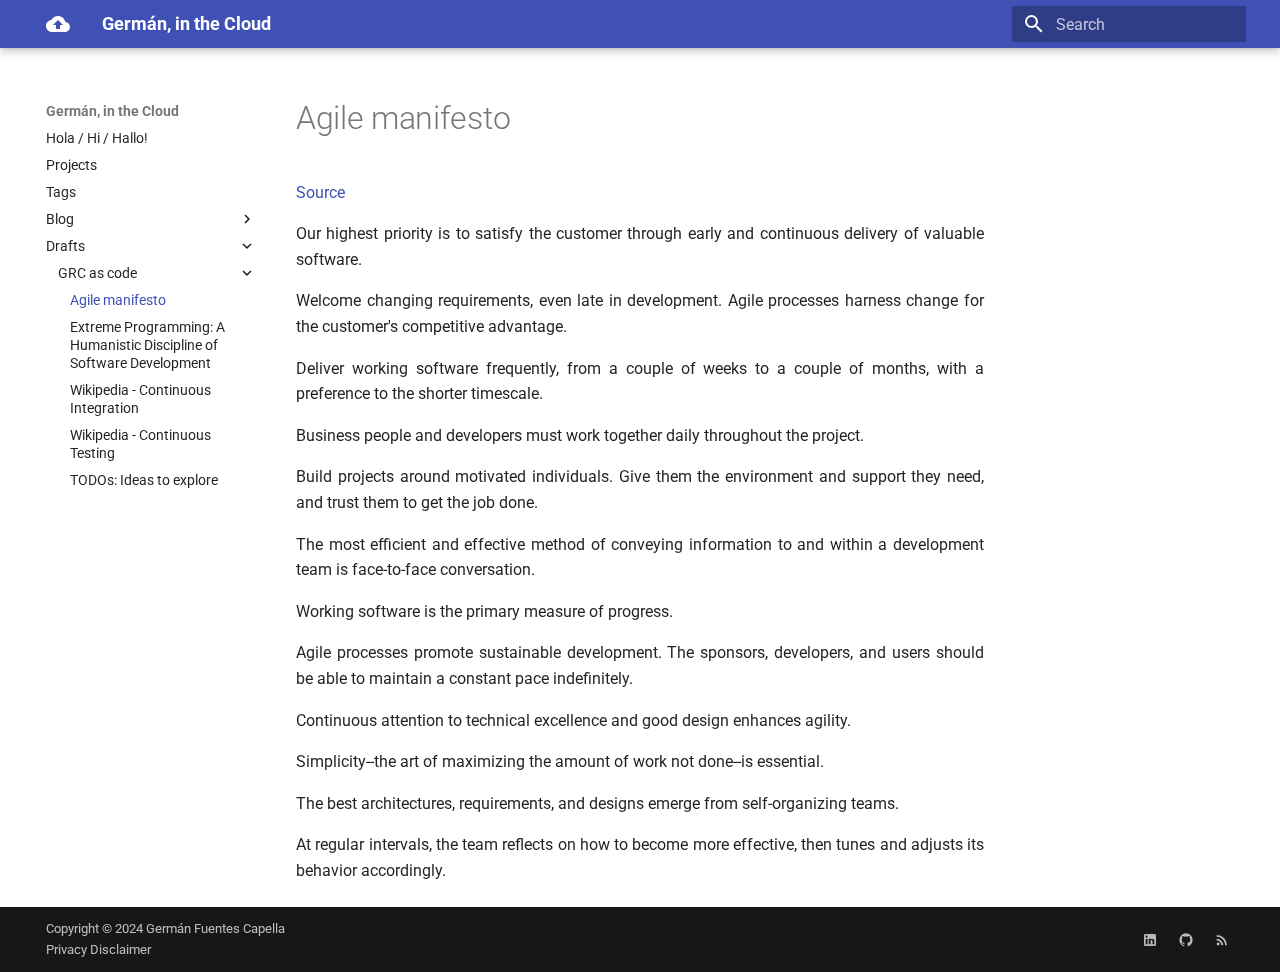
<file: drafts/GRC-as-code/RESEARCH-Agile-Manifesto/index.html>
<!doctype html>
<html lang="en" class="no-js">
  <head>
    
      <meta charset="utf-8">
      <meta name="viewport" content="width=device-width,initial-scale=1">
      
        <meta name="description" content="Germán, in the Cloud">
      
      
      
        <link rel="canonical" href="https://cloudgerman.com/drafts/GRC-as-code/RESEARCH-Agile-Manifesto/">
      
      
        <link rel="prev" href="../">
      
      
        <link rel="next" href="../RESEARCH-Extreme-Programming/">
      
      
        <link rel="alternate" type="application/rss+xml" title="RSS feed" href="../../../feed_rss_created.xml">
        <link rel="alternate" type="application/rss+xml" title="RSS feed of updated content" href="../../../feed_rss_updated.xml">
      
      <link rel="icon" href="../../../assets/images/favicon.svg">
      <meta name="generator" content="mkdocs-1.6.1, mkdocs-material-9.5.43">
    
    
      
        <title>Agile manifesto - Germán, in the Cloud</title>
      
    
    
      <link rel="stylesheet" href="../../../assets/stylesheets/main.0253249f.min.css">
      
        
        <link rel="stylesheet" href="../../../assets/stylesheets/palette.06af60db.min.css">
      
      


    
    
      
    
    
      
        
        
        <link rel="preconnect" href="https://fonts.gstatic.com" crossorigin>
        <link rel="stylesheet" href="https://fonts.googleapis.com/css?family=Roboto:300,300i,400,400i,700,700i%7CRoboto+Mono:400,400i,700,700i&display=fallback">
        <style>:root{--md-text-font:"Roboto";--md-code-font:"Roboto Mono"}</style>
      
    
    
      <link rel="stylesheet" href="../../../stylesheets/extra.css">
    
    <script>__md_scope=new URL("../../..",location),__md_hash=e=>[...e].reduce(((e,_)=>(e<<5)-e+_.charCodeAt(0)),0),__md_get=(e,_=localStorage,t=__md_scope)=>JSON.parse(_.getItem(t.pathname+"."+e)),__md_set=(e,_,t=localStorage,a=__md_scope)=>{try{t.setItem(a.pathname+"."+e,JSON.stringify(_))}catch(e){}}</script>
    
      

    
    
    
  </head>
  
  
    
    
    
    
    
    <body dir="ltr" data-md-color-scheme="default" data-md-color-primary="custom" data-md-color-accent="indigo">
  
    
    <input class="md-toggle" data-md-toggle="drawer" type="checkbox" id="__drawer" autocomplete="off">
    <input class="md-toggle" data-md-toggle="search" type="checkbox" id="__search" autocomplete="off">
    <label class="md-overlay" for="__drawer"></label>
    <div data-md-component="skip">
      
        
        <a href="#agile-manifesto" class="md-skip">
          Skip to content
        </a>
      
    </div>
    <div data-md-component="announce">
      
    </div>
    
    
      

  

<header class="md-header md-header--shadow" data-md-component="header">
  <nav class="md-header__inner md-grid" aria-label="Header">
    <a href="../../.." title="Germán, in the Cloud" class="md-header__button md-logo" aria-label="Germán, in the Cloud" data-md-component="logo">
      
  <img src="../../../assets/images/logo.svg" alt="logo">

    </a>
    <label class="md-header__button md-icon" for="__drawer">
      
      <svg xmlns="http://www.w3.org/2000/svg" viewBox="0 0 24 24"><path d="M3 6h18v2H3zm0 5h18v2H3zm0 5h18v2H3z"/></svg>
    </label>
    <div class="md-header__title" data-md-component="header-title">
      <div class="md-header__ellipsis">
        <div class="md-header__topic">
          <span class="md-ellipsis">
            Germán, in the Cloud
          </span>
        </div>
        <div class="md-header__topic" data-md-component="header-topic">
          <span class="md-ellipsis">
            
              Agile manifesto
            
          </span>
        </div>
      </div>
    </div>
    
      
    
    
    
    
      <label class="md-header__button md-icon" for="__search">
        
        <svg xmlns="http://www.w3.org/2000/svg" viewBox="0 0 24 24"><path d="M9.5 3A6.5 6.5 0 0 1 16 9.5c0 1.61-.59 3.09-1.56 4.23l.27.27h.79l5 5-1.5 1.5-5-5v-.79l-.27-.27A6.52 6.52 0 0 1 9.5 16 6.5 6.5 0 0 1 3 9.5 6.5 6.5 0 0 1 9.5 3m0 2C7 5 5 7 5 9.5S7 14 9.5 14 14 12 14 9.5 12 5 9.5 5"/></svg>
      </label>
      <div class="md-search" data-md-component="search" role="dialog">
  <label class="md-search__overlay" for="__search"></label>
  <div class="md-search__inner" role="search">
    <form class="md-search__form" name="search">
      <input type="text" class="md-search__input" name="query" aria-label="Search" placeholder="Search" autocapitalize="off" autocorrect="off" autocomplete="off" spellcheck="false" data-md-component="search-query" required>
      <label class="md-search__icon md-icon" for="__search">
        
        <svg xmlns="http://www.w3.org/2000/svg" viewBox="0 0 24 24"><path d="M9.5 3A6.5 6.5 0 0 1 16 9.5c0 1.61-.59 3.09-1.56 4.23l.27.27h.79l5 5-1.5 1.5-5-5v-.79l-.27-.27A6.52 6.52 0 0 1 9.5 16 6.5 6.5 0 0 1 3 9.5 6.5 6.5 0 0 1 9.5 3m0 2C7 5 5 7 5 9.5S7 14 9.5 14 14 12 14 9.5 12 5 9.5 5"/></svg>
        
        <svg xmlns="http://www.w3.org/2000/svg" viewBox="0 0 24 24"><path d="M20 11v2H8l5.5 5.5-1.42 1.42L4.16 12l7.92-7.92L13.5 5.5 8 11z"/></svg>
      </label>
      <nav class="md-search__options" aria-label="Search">
        
        <button type="reset" class="md-search__icon md-icon" title="Clear" aria-label="Clear" tabindex="-1">
          
          <svg xmlns="http://www.w3.org/2000/svg" viewBox="0 0 24 24"><path d="M19 6.41 17.59 5 12 10.59 6.41 5 5 6.41 10.59 12 5 17.59 6.41 19 12 13.41 17.59 19 19 17.59 13.41 12z"/></svg>
        </button>
      </nav>
      
    </form>
    <div class="md-search__output">
      <div class="md-search__scrollwrap" tabindex="0" data-md-scrollfix>
        <div class="md-search-result" data-md-component="search-result">
          <div class="md-search-result__meta">
            Initializing search
          </div>
          <ol class="md-search-result__list" role="presentation"></ol>
        </div>
      </div>
    </div>
  </div>
</div>
    
    
  </nav>
  
</header>
    
    <div class="md-container" data-md-component="container">
      
      
        
          
        
      
      <main class="md-main" data-md-component="main">
        <div class="md-main__inner md-grid">
          
            
              
              <div class="md-sidebar md-sidebar--primary" data-md-component="sidebar" data-md-type="navigation" >
                <div class="md-sidebar__scrollwrap">
                  <div class="md-sidebar__inner">
                    



<nav class="md-nav md-nav--primary" aria-label="Navigation" data-md-level="0">
  <label class="md-nav__title" for="__drawer">
    <a href="../../.." title="Germán, in the Cloud" class="md-nav__button md-logo" aria-label="Germán, in the Cloud" data-md-component="logo">
      
  <img src="../../../assets/images/logo.svg" alt="logo">

    </a>
    Germán, in the Cloud
  </label>
  
  <ul class="md-nav__list" data-md-scrollfix>
    
      
      
  
  
  
  
    <li class="md-nav__item">
      <a href="../../.." class="md-nav__link">
        
  
  <span class="md-ellipsis">
    Hola / Hi / Hallo!
  </span>
  

      </a>
    </li>
  

    
      
      
  
  
  
  
    <li class="md-nav__item">
      <a href="../../../projects/" class="md-nav__link">
        
  
  <span class="md-ellipsis">
    Projects
  </span>
  

      </a>
    </li>
  

    
      
      
  
  
  
  
    <li class="md-nav__item">
      <a href="../../../tags/" class="md-nav__link">
        
  
  <span class="md-ellipsis">
    Tags
  </span>
  

      </a>
    </li>
  

    
      
      
  
  
  
  
    
    
      
        
          
        
      
        
      
    
    
    
    <li class="md-nav__item md-nav__item--nested">
      
        
        
        <input class="md-nav__toggle md-toggle " type="checkbox" id="__nav_4" >
        
          
          
          <div class="md-nav__link md-nav__container">
            <a href="../../../blog/" class="md-nav__link ">
              
  
  <span class="md-ellipsis">
    Blog
  </span>
  

            </a>
            
              
              <label class="md-nav__link " for="__nav_4" id="__nav_4_label" tabindex="0">
                <span class="md-nav__icon md-icon"></span>
              </label>
            
          </div>
        
        <nav class="md-nav" data-md-level="1" aria-labelledby="__nav_4_label" aria-expanded="false">
          <label class="md-nav__title" for="__nav_4">
            <span class="md-nav__icon md-icon"></span>
            Blog
          </label>
          <ul class="md-nav__list" data-md-scrollfix>
            
              
            
              
                
  
  
  
  
    <li class="md-nav__item">
      <a href="../../.." class="md-nav__link">
        
  
  <span class="md-ellipsis">
    Archive
  </span>
  

      </a>
    </li>
  

              
            
          </ul>
        </nav>
      
    </li>
  

    
      
      
  
  
    
  
  
  
    
    
      
        
      
    
    
    
    <li class="md-nav__item md-nav__item--active md-nav__item--nested">
      
        
        
        <input class="md-nav__toggle md-toggle " type="checkbox" id="__nav_5" checked>
        
          
          <label class="md-nav__link" for="__nav_5" id="__nav_5_label" tabindex="0">
            
  
  <span class="md-ellipsis">
    Drafts
  </span>
  

            <span class="md-nav__icon md-icon"></span>
          </label>
        
        <nav class="md-nav" data-md-level="1" aria-labelledby="__nav_5_label" aria-expanded="true">
          <label class="md-nav__title" for="__nav_5">
            <span class="md-nav__icon md-icon"></span>
            Drafts
          </label>
          <ul class="md-nav__list" data-md-scrollfix>
            
              
                
  
  
    
  
  
  
    
    
      
        
          
        
      
        
      
        
      
        
      
        
      
        
      
    
    
    
    <li class="md-nav__item md-nav__item--active md-nav__item--nested">
      
        
        
        <input class="md-nav__toggle md-toggle " type="checkbox" id="__nav_5_1" checked>
        
          
          
          <div class="md-nav__link md-nav__container">
            <a href="../" class="md-nav__link ">
              
  
  <span class="md-ellipsis">
    GRC as code
  </span>
  

            </a>
            
              
              <label class="md-nav__link " for="__nav_5_1" id="__nav_5_1_label" tabindex="0">
                <span class="md-nav__icon md-icon"></span>
              </label>
            
          </div>
        
        <nav class="md-nav" data-md-level="2" aria-labelledby="__nav_5_1_label" aria-expanded="true">
          <label class="md-nav__title" for="__nav_5_1">
            <span class="md-nav__icon md-icon"></span>
            GRC as code
          </label>
          <ul class="md-nav__list" data-md-scrollfix>
            
              
            
              
                
  
  
    
  
  
  
    <li class="md-nav__item md-nav__item--active">
      
      <input class="md-nav__toggle md-toggle" type="checkbox" id="__toc">
      
      
        
      
      
      <a href="./" class="md-nav__link md-nav__link--active">
        
  
  <span class="md-ellipsis">
    Agile manifesto
  </span>
  

      </a>
      
    </li>
  

              
            
              
                
  
  
  
  
    <li class="md-nav__item">
      <a href="../RESEARCH-Extreme-Programming/" class="md-nav__link">
        
  
  <span class="md-ellipsis">
    Extreme Programming: A Humanistic Discipline of Software Development
  </span>
  

      </a>
    </li>
  

              
            
              
                
  
  
  
  
    <li class="md-nav__item">
      <a href="../RESEARCH-Wikipedia-CI/" class="md-nav__link">
        
  
  <span class="md-ellipsis">
    Wikipedia - Continuous Integration
  </span>
  

      </a>
    </li>
  

              
            
              
                
  
  
  
  
    <li class="md-nav__item">
      <a href="../RESEARCH-Wikipedia-Continuous-Testing/" class="md-nav__link">
        
  
  <span class="md-ellipsis">
    Wikipedia - Continuous Testing
  </span>
  

      </a>
    </li>
  

              
            
              
                
  
  
  
  
    <li class="md-nav__item">
      <a href="../TODOs/" class="md-nav__link">
        
  
  <span class="md-ellipsis">
    TODOs: Ideas to explore
  </span>
  

      </a>
    </li>
  

              
            
          </ul>
        </nav>
      
    </li>
  

              
            
          </ul>
        </nav>
      
    </li>
  

    
  </ul>
</nav>
                  </div>
                </div>
              </div>
            
            
              
              <div class="md-sidebar md-sidebar--secondary" data-md-component="sidebar" data-md-type="toc" >
                <div class="md-sidebar__scrollwrap">
                  <div class="md-sidebar__inner">
                    

<nav class="md-nav md-nav--secondary" aria-label="Table of contents">
  
  
  
    
  
  
</nav>
                  </div>
                </div>
              </div>
            
          
          
            <div class="md-content" data-md-component="content">
              <article class="md-content__inner md-typeset">
                
                  


<h1 id="agile-manifesto">Agile manifesto</h1>
<p><a href="http://agilemanifesto.org/principles.html">Source</a></p>
<p>Our highest priority is to satisfy the customer
through early and continuous delivery
of valuable software.</p>
<p>Welcome changing requirements, even late in
development. Agile processes harness change for
the customer's competitive advantage.</p>
<p>Deliver working software frequently, from a
couple of weeks to a couple of months, with a
preference to the shorter timescale.</p>
<p>Business people and developers must work
together daily throughout the project.</p>
<p>Build projects around motivated individuals.
Give them the environment and support they need,
and trust them to get the job done.</p>
<p>The most efficient and effective method of
conveying information to and within a development
team is face-to-face conversation.</p>
<p>Working software is the primary measure of progress.</p>
<p>Agile processes promote sustainable development.
The sponsors, developers, and users should be able
to maintain a constant pace indefinitely.</p>
<p>Continuous attention to technical excellence
and good design enhances agility.</p>
<p>Simplicity--the art of maximizing the amount
of work not done--is essential.</p>
<p>The best architectures, requirements, and designs
emerge from self-organizing teams.</p>
<p>At regular intervals, the team reflects on how
to become more effective, then tunes and adjusts
its behavior accordingly.</p>












                
              </article>
            </div>
          
          
<script>var target=document.getElementById(location.hash.slice(1));target&&target.name&&(target.checked=target.name.startsWith("__tabbed_"))</script>
        </div>
        
      </main>
      
        <footer class="md-footer">
  
  <div class="md-footer-meta md-typeset">
    <div class="md-footer-meta__inner md-grid">
      <div class="md-copyright">
  
    <div class="md-copyright__highlight">
      Copyright &copy; 2024 Germán Fuentes Capella <div><a href="/privacy">Privacy</a> <a href="/disclaimer">Disclaimer</a></div>

    </div>
  
  
</div>
      
        <div class="md-social">
  
    
    
    
    
      
      
    
    <a href="https://www.linkedin.com/in/germanfuentescapella/?locale=en_US" target="_blank" rel="noopener" title="www.linkedin.com" class="md-social__link">
      <svg xmlns="http://www.w3.org/2000/svg" viewBox="0 0 24 24"><path d="M19 3a2 2 0 0 1 2 2v14a2 2 0 0 1-2 2H5a2 2 0 0 1-2-2V5a2 2 0 0 1 2-2zm-.5 15.5v-5.3a3.26 3.26 0 0 0-3.26-3.26c-.85 0-1.84.52-2.32 1.3v-1.11h-2.79v8.37h2.79v-4.93c0-.77.62-1.4 1.39-1.4a1.4 1.4 0 0 1 1.4 1.4v4.93zM6.88 8.56a1.68 1.68 0 0 0 1.68-1.68c0-.93-.75-1.69-1.68-1.69a1.69 1.69 0 0 0-1.69 1.69c0 .93.76 1.68 1.69 1.68m1.39 9.94v-8.37H5.5v8.37z"/></svg>
    </a>
  
    
    
    
    
      
      
    
    <a href="https://github.com/cloudgerman" target="_blank" rel="noopener" title="github.com" class="md-social__link">
      <svg xmlns="http://www.w3.org/2000/svg" viewBox="0 0 24 24"><path d="M12 2A10 10 0 0 0 2 12c0 4.42 2.87 8.17 6.84 9.5.5.08.66-.23.66-.5v-1.69c-2.77.6-3.36-1.34-3.36-1.34-.46-1.16-1.11-1.47-1.11-1.47-.91-.62.07-.6.07-.6 1 .07 1.53 1.03 1.53 1.03.87 1.52 2.34 1.07 2.91.83.09-.65.35-1.09.63-1.34-2.22-.25-4.55-1.11-4.55-4.92 0-1.11.38-2 1.03-2.71-.1-.25-.45-1.29.1-2.64 0 0 .84-.27 2.75 1.02.79-.22 1.65-.33 2.5-.33s1.71.11 2.5.33c1.91-1.29 2.75-1.02 2.75-1.02.55 1.35.2 2.39.1 2.64.65.71 1.03 1.6 1.03 2.71 0 3.82-2.34 4.66-4.57 4.91.36.31.69.92.69 1.85V21c0 .27.16.59.67.5C19.14 20.16 22 16.42 22 12A10 10 0 0 0 12 2"/></svg>
    </a>
  
    
    
    
    
      
      
    
    <a href="https://cloudgerman.com/feed_rss_created.xml" target="_blank" rel="noopener" title="cloudgerman.com" class="md-social__link">
      <svg xmlns="http://www.w3.org/2000/svg" viewBox="0 0 24 24"><path d="M6.18 15.64a2.18 2.18 0 0 1 2.18 2.18C8.36 19 7.38 20 6.18 20 5 20 4 19 4 17.82a2.18 2.18 0 0 1 2.18-2.18M4 4.44A15.56 15.56 0 0 1 19.56 20h-2.83A12.73 12.73 0 0 0 4 7.27zm0 5.66a9.9 9.9 0 0 1 9.9 9.9h-2.83A7.07 7.07 0 0 0 4 12.93z"/></svg>
    </a>
  
</div>
      
    </div>
  </div>
</footer>
      
    </div>
    <div class="md-dialog" data-md-component="dialog">
      <div class="md-dialog__inner md-typeset"></div>
    </div>
    
    
    <script id="__config" type="application/json">{"base": "../../..", "features": ["content.footnote.tooltips", "navigation.indexes"], "search": "../../../assets/javascripts/workers/search.6ce7567c.min.js", "translations": {"clipboard.copied": "Copied to clipboard", "clipboard.copy": "Copy to clipboard", "search.result.more.one": "1 more on this page", "search.result.more.other": "# more on this page", "search.result.none": "No matching documents", "search.result.one": "1 matching document", "search.result.other": "# matching documents", "search.result.placeholder": "Type to start searching", "search.result.term.missing": "Missing", "select.version": "Select version"}}</script>
    
    
      <script src="../../../assets/javascripts/bundle.83f73b43.min.js"></script>
      
    
  </body>
</html>
</file>
<file: stylesheets/extra.css>
.md-content {
    text-align: justify;
}
</file>
<file: assets/stylesheets/main.6f8fc17f.min.css>
@charset "UTF-8";html{-webkit-text-size-adjust:none;-moz-text-size-adjust:none;text-size-adjust:none;box-sizing:border-box}*,:after,:before{box-sizing:inherit}@media (prefers-reduced-motion){*,:after,:before{transition:none!important}}body{margin:0}a,button,input,label{-webkit-tap-highlight-color:transparent}a{color:inherit;text-decoration:none}hr{border:0;box-sizing:initial;display:block;height:.05rem;overflow:visible;padding:0}small{font-size:80%}sub,sup{line-height:1em}img{border-style:none}table{border-collapse:initial;border-spacing:0}td,th{font-weight:400;vertical-align:top}button{background:#0000;border:0;font-family:inherit;font-size:inherit;margin:0;padding:0}input{border:0;outline:none}:root{--md-primary-fg-color:#4051b5;--md-primary-fg-color--light:#5d6cc0;--md-primary-fg-color--dark:#303fa1;--md-primary-bg-color:#fff;--md-primary-bg-color--light:#ffffffb3;--md-accent-fg-color:#526cfe;--md-accent-fg-color--transparent:#526cfe1a;--md-accent-bg-color:#fff;--md-accent-bg-color--light:#ffffffb3}[data-md-color-scheme=default]{color-scheme:light}[data-md-color-scheme=default] img[src$="#gh-dark-mode-only"],[data-md-color-scheme=default] img[src$="#only-dark"]{display:none}:root,[data-md-color-scheme=default]{--md-hue:225deg;--md-default-fg-color:#000000de;--md-default-fg-color--light:#0000008a;--md-default-fg-color--lighter:#00000052;--md-default-fg-color--lightest:#00000012;--md-default-bg-color:#fff;--md-default-bg-color--light:#ffffffb3;--md-default-bg-color--lighter:#ffffff4d;--md-default-bg-color--lightest:#ffffff1f;--md-code-fg-color:#36464e;--md-code-bg-color:#f5f5f5;--md-code-hl-color:#4287ff;--md-code-hl-color--light:#4287ff1a;--md-code-hl-number-color:#d52a2a;--md-code-hl-special-color:#db1457;--md-code-hl-function-color:#a846b9;--md-code-hl-constant-color:#6e59d9;--md-code-hl-keyword-color:#3f6ec6;--md-code-hl-string-color:#1c7d4d;--md-code-hl-name-color:var(--md-code-fg-color);--md-code-hl-operator-color:var(--md-default-fg-color--light);--md-code-hl-punctuation-color:var(--md-default-fg-color--light);--md-code-hl-comment-color:var(--md-default-fg-color--light);--md-code-hl-generic-color:var(--md-default-fg-color--light);--md-code-hl-variable-color:var(--md-default-fg-color--light);--md-typeset-color:var(--md-default-fg-color);--md-typeset-a-color:var(--md-primary-fg-color);--md-typeset-del-color:#f5503d26;--md-typeset-ins-color:#0bd57026;--md-typeset-kbd-color:#fafafa;--md-typeset-kbd-accent-color:#fff;--md-typeset-kbd-border-color:#b8b8b8;--md-typeset-mark-color:#ffff0080;--md-typeset-table-color:#0000001f;--md-typeset-table-color--light:rgba(0,0,0,.035);--md-admonition-fg-color:var(--md-default-fg-color);--md-admonition-bg-color:var(--md-default-bg-color);--md-warning-fg-color:#000000de;--md-warning-bg-color:#ff9;--md-footer-fg-color:#fff;--md-footer-fg-color--light:#ffffffb3;--md-footer-fg-color--lighter:#ffffff73;--md-footer-bg-color:#000000de;--md-footer-bg-color--dark:#00000052;--md-shadow-z1:0 0.2rem 0.5rem #0000000d,0 0 0.05rem #0000001a;--md-shadow-z2:0 0.2rem 0.5rem #0000001a,0 0 0.05rem #00000040;--md-shadow-z3:0 0.2rem 0.5rem #0003,0 0 0.05rem #00000059}.md-icon svg{fill:currentcolor;display:block;height:1.2rem;width:1.2rem}body{-webkit-font-smoothing:antialiased;-moz-osx-font-smoothing:grayscale;--md-text-font-family:var(--md-text-font,_),-apple-system,BlinkMacSystemFont,Helvetica,Arial,sans-serif;--md-code-font-family:var(--md-code-font,_),SFMono-Regular,Consolas,Menlo,monospace}aside,body,input{font-feature-settings:"kern","liga";color:var(--md-typeset-color);font-family:var(--md-text-font-family)}code,kbd,pre{font-feature-settings:"kern";font-family:var(--md-code-font-family)}:root{--md-typeset-table-sort-icon:url('data:image/svg+xml;charset=utf-8,<svg xmlns="http://www.w3.org/2000/svg" viewBox="0 0 24 24"><path d="m18 21-4-4h3V7h-3l4-4 4 4h-3v10h3M2 19v-2h10v2M2 13v-2h7v2M2 7V5h4v2z"/></svg>');--md-typeset-table-sort-icon--asc:url('data:image/svg+xml;charset=utf-8,<svg xmlns="http://www.w3.org/2000/svg" viewBox="0 0 24 24"><path d="M19 17h3l-4 4-4-4h3V3h2M2 17h10v2H2M6 5v2H2V5m0 6h7v2H2z"/></svg>');--md-typeset-table-sort-icon--desc:url('data:image/svg+xml;charset=utf-8,<svg xmlns="http://www.w3.org/2000/svg" viewBox="0 0 24 24"><path d="M19 7h3l-4-4-4 4h3v14h2M2 17h10v2H2M6 5v2H2V5m0 6h7v2H2z"/></svg>')}.md-typeset{-webkit-print-color-adjust:exact;color-adjust:exact;font-size:.8rem;line-height:1.6}@media print{.md-typeset{font-size:.68rem}}.md-typeset blockquote,.md-typeset dl,.md-typeset figure,.md-typeset ol,.md-typeset pre,.md-typeset ul{margin-bottom:1em;margin-top:1em}.md-typeset h1{color:var(--md-default-fg-color--light);font-size:2em;line-height:1.3;margin:0 0 1.25em}.md-typeset h1,.md-typeset h2{font-weight:300;letter-spacing:-.01em}.md-typeset h2{font-size:1.5625em;line-height:1.4;margin:1.6em 0 .64em}.md-typeset h3{font-size:1.25em;font-weight:400;letter-spacing:-.01em;line-height:1.5;margin:1.6em 0 .8em}.md-typeset h2+h3{margin-top:.8em}.md-typeset h4{font-weight:700;letter-spacing:-.01em;margin:1em 0}.md-typeset h5,.md-typeset h6{color:var(--md-default-fg-color--light);font-size:.8em;font-weight:700;letter-spacing:-.01em;margin:1.25em 0}.md-typeset h5{text-transform:uppercase}.md-typeset h5 code{text-transform:none}.md-typeset hr{border-bottom:.05rem solid var(--md-default-fg-color--lightest);display:flow-root;margin:1.5em 0}.md-typeset a{color:var(--md-typeset-a-color);word-break:break-word}.md-typeset a,.md-typeset a:before{transition:color 125ms}.md-typeset a:focus,.md-typeset a:hover{color:var(--md-accent-fg-color)}.md-typeset a:focus code,.md-typeset a:hover code{background-color:var(--md-accent-fg-color--transparent)}.md-typeset a code{color:currentcolor;transition:background-color 125ms}.md-typeset a.focus-visible{outline-color:var(--md-accent-fg-color);outline-offset:.2rem}.md-typeset code,.md-typeset kbd,.md-typeset pre{color:var(--md-code-fg-color);direction:ltr;font-variant-ligatures:none}@media print{.md-typeset code,.md-typeset kbd,.md-typeset pre{white-space:pre-wrap}}.md-typeset code{background-color:var(--md-code-bg-color);border-radius:.1rem;-webkit-box-decoration-break:clone;box-decoration-break:clone;font-size:.85em;padding:0 .2941176471em;word-break:break-word}.md-typeset code:not(.focus-visible){-webkit-tap-highlight-color:transparent;outline:none}.md-typeset pre{display:flow-root;line-height:1.4;position:relative}.md-typeset pre>code{-webkit-box-decoration-break:slice;box-decoration-break:slice;box-shadow:none;display:block;margin:0;outline-color:var(--md-accent-fg-color);overflow:auto;padding:.7720588235em 1.1764705882em;scrollbar-color:var(--md-default-fg-color--lighter) #0000;scrollbar-width:thin;touch-action:auto;word-break:normal}.md-typeset pre>code:hover{scrollbar-color:var(--md-accent-fg-color) #0000}.md-typeset pre>code::-webkit-scrollbar{height:.2rem;width:.2rem}.md-typeset pre>code::-webkit-scrollbar-thumb{background-color:var(--md-default-fg-color--lighter)}.md-typeset pre>code::-webkit-scrollbar-thumb:hover{background-color:var(--md-accent-fg-color)}.md-typeset kbd{background-color:var(--md-typeset-kbd-color);border-radius:.1rem;box-shadow:0 .1rem 0 .05rem var(--md-typeset-kbd-border-color),0 .1rem 0 var(--md-typeset-kbd-border-color),0 -.1rem .2rem var(--md-typeset-kbd-accent-color) inset;color:var(--md-default-fg-color);display:inline-block;font-size:.75em;padding:0 .6666666667em;vertical-align:text-top;word-break:break-word}.md-typeset mark{background-color:var(--md-typeset-mark-color);-webkit-box-decoration-break:clone;box-decoration-break:clone;color:inherit;word-break:break-word}.md-typeset abbr{border-bottom:.05rem dotted var(--md-default-fg-color--light);cursor:help;text-decoration:none}.md-typeset small{opacity:.75}[dir=ltr] .md-typeset sub,[dir=ltr] .md-typeset sup{margin-left:.078125em}[dir=rtl] .md-typeset sub,[dir=rtl] .md-typeset sup{margin-right:.078125em}[dir=ltr] .md-typeset blockquote{padding-left:.6rem}[dir=rtl] .md-typeset blockquote{padding-right:.6rem}[dir=ltr] .md-typeset blockquote{border-left:.2rem solid var(--md-default-fg-color--lighter)}[dir=rtl] .md-typeset blockquote{border-right:.2rem solid var(--md-default-fg-color--lighter)}.md-typeset blockquote{color:var(--md-default-fg-color--light);margin-left:0;margin-right:0}.md-typeset ul{list-style-type:disc}.md-typeset ul[type]{list-style-type:revert-layer}[dir=ltr] .md-typeset ol,[dir=ltr] .md-typeset ul{margin-left:.625em}[dir=rtl] .md-typeset ol,[dir=rtl] .md-typeset ul{margin-right:.625em}.md-typeset ol,.md-typeset ul{padding:0}.md-typeset ol:not([hidden]),.md-typeset ul:not([hidden]){display:flow-root}.md-typeset ol ol,.md-typeset ul ol{list-style-type:lower-alpha}.md-typeset ol ol ol,.md-typeset ul ol ol{list-style-type:lower-roman}.md-typeset ol ol ol ol,.md-typeset ul ol ol ol{list-style-type:upper-alpha}.md-typeset ol ol ol ol ol,.md-typeset ul ol ol ol ol{list-style-type:upper-roman}.md-typeset ol[type],.md-typeset ul[type]{list-style-type:revert-layer}[dir=ltr] .md-typeset ol li,[dir=ltr] .md-typeset ul li{margin-left:1.25em}[dir=rtl] .md-typeset ol li,[dir=rtl] .md-typeset ul li{margin-right:1.25em}.md-typeset ol li,.md-typeset ul li{margin-bottom:.5em}.md-typeset ol li blockquote,.md-typeset ol li p,.md-typeset ul li blockquote,.md-typeset ul li p{margin:.5em 0}.md-typeset ol li:last-child,.md-typeset ul li:last-child{margin-bottom:0}[dir=ltr] .md-typeset ol li ol,[dir=ltr] .md-typeset ol li ul,[dir=ltr] .md-typeset ul li ol,[dir=ltr] .md-typeset ul li ul{margin-left:.625em}[dir=rtl] .md-typeset ol li ol,[dir=rtl] .md-typeset ol li ul,[dir=rtl] .md-typeset ul li ol,[dir=rtl] .md-typeset ul li ul{margin-right:.625em}.md-typeset ol li ol,.md-typeset ol li ul,.md-typeset ul li ol,.md-typeset ul li ul{margin-bottom:.5em;margin-top:.5em}[dir=ltr] .md-typeset dd{margin-left:1.875em}[dir=rtl] .md-typeset dd{margin-right:1.875em}.md-typeset dd{margin-bottom:1.5em;margin-top:1em}.md-typeset img,.md-typeset svg,.md-typeset video{height:auto;max-width:100%}.md-typeset img[align=left]{margin:1em 1em 1em 0}.md-typeset img[align=right]{margin:1em 0 1em 1em}.md-typeset img[align]:only-child{margin-top:0}.md-typeset figure{display:flow-root;margin:1em auto;max-width:100%;text-align:center;width:-moz-fit-content;width:fit-content}.md-typeset figure img{display:block;margin:0 auto}.md-typeset figcaption{font-style:italic;margin:1em auto;max-width:24rem}.md-typeset iframe{max-width:100%}.md-typeset table:not([class]){background-color:var(--md-default-bg-color);border:.05rem solid var(--md-typeset-table-color);border-radius:.1rem;display:inline-block;font-size:.64rem;max-width:100%;overflow:auto;touch-action:auto}@media print{.md-typeset table:not([class]){display:table}}.md-typeset table:not([class])+*{margin-top:1.5em}.md-typeset table:not([class]) td>:first-child,.md-typeset table:not([class]) th>:first-child{margin-top:0}.md-typeset table:not([class]) td>:last-child,.md-typeset table:not([class]) th>:last-child{margin-bottom:0}.md-typeset table:not([class]) td:not([align]),.md-typeset table:not([class]) th:not([align]){text-align:left}[dir=rtl] .md-typeset table:not([class]) td:not([align]),[dir=rtl] .md-typeset table:not([class]) th:not([align]){text-align:right}.md-typeset table:not([class]) th{font-weight:700;min-width:5rem;padding:.9375em 1.25em;vertical-align:top}.md-typeset table:not([class]) td{border-top:.05rem solid var(--md-typeset-table-color);padding:.9375em 1.25em;vertical-align:top}.md-typeset table:not([class]) tbody tr{transition:background-color 125ms}.md-typeset table:not([class]) tbody tr:hover{background-color:var(--md-typeset-table-color--light);box-shadow:0 .05rem 0 var(--md-default-bg-color) inset}.md-typeset table:not([class]) a{word-break:normal}.md-typeset table th[role=columnheader]{cursor:pointer}[dir=ltr] .md-typeset table th[role=columnheader]:after{margin-left:.5em}[dir=rtl] .md-typeset table th[role=columnheader]:after{margin-right:.5em}.md-typeset table th[role=columnheader]:after{content:"";display:inline-block;height:1.2em;-webkit-mask-image:var(--md-typeset-table-sort-icon);mask-image:var(--md-typeset-table-sort-icon);-webkit-mask-repeat:no-repeat;mask-repeat:no-repeat;-webkit-mask-size:contain;mask-size:contain;transition:background-color 125ms;vertical-align:text-bottom;width:1.2em}.md-typeset table th[role=columnheader]:hover:after{background-color:var(--md-default-fg-color--lighter)}.md-typeset table th[role=columnheader][aria-sort=ascending]:after{background-color:var(--md-default-fg-color--light);-webkit-mask-image:var(--md-typeset-table-sort-icon--asc);mask-image:var(--md-typeset-table-sort-icon--asc)}.md-typeset table th[role=columnheader][aria-sort=descending]:after{background-color:var(--md-default-fg-color--light);-webkit-mask-image:var(--md-typeset-table-sort-icon--desc);mask-image:var(--md-typeset-table-sort-icon--desc)}.md-typeset__scrollwrap{margin:1em -.8rem;overflow-x:auto;touch-action:auto}.md-typeset__table{display:inline-block;margin-bottom:.5em;padding:0 .8rem}@media print{.md-typeset__table{display:block}}html .md-typeset__table table{display:table;margin:0;overflow:hidden;width:100%}@media screen and (max-width:44.984375em){.md-content__inner>pre{margin:1em -.8rem}.md-content__inner>pre code{border-radius:0}}.md-typeset .md-author{border-radius:100%;display:block;flex-shrink:0;height:1.6rem;overflow:hidden;position:relative;transition:color 125ms,transform 125ms;width:1.6rem}.md-typeset .md-author img{display:block}.md-typeset .md-author--more{background:var(--md-default-fg-color--lightest);color:var(--md-default-fg-color--lighter);font-size:.6rem;font-weight:700;line-height:1.6rem;text-align:center}.md-typeset .md-author--long{height:2.4rem;width:2.4rem}.md-typeset a.md-author{transform:scale(1)}.md-typeset a.md-author img{border-radius:100%;filter:grayscale(100%) opacity(75%);transition:filter 125ms}.md-typeset a.md-author:focus,.md-typeset a.md-author:hover{transform:scale(1.1);z-index:1}.md-typeset a.md-author:focus img,.md-typeset a.md-author:hover img{filter:grayscale(0)}.md-banner{background-color:var(--md-footer-bg-color);color:var(--md-footer-fg-color);overflow:auto}@media print{.md-banner{display:none}}.md-banner--warning{background-color:var(--md-warning-bg-color);color:var(--md-warning-fg-color)}.md-banner__inner{font-size:.7rem;margin:.6rem auto;padding:0 .8rem}[dir=ltr] .md-banner__button{float:right}[dir=rtl] .md-banner__button{float:left}.md-banner__button{color:inherit;cursor:pointer;transition:opacity .25s}.no-js .md-banner__button{display:none}.md-banner__button:hover{opacity:.7}html{font-size:125%;height:100%;overflow-x:hidden}@media screen and (min-width:100em){html{font-size:137.5%}}@media screen and (min-width:125em){html{font-size:150%}}body{background-color:var(--md-default-bg-color);display:flex;flex-direction:column;font-size:.5rem;min-height:100%;position:relative;width:100%}@media print{body{display:block}}@media screen and (max-width:59.984375em){body[data-md-scrolllock]{position:fixed}}.md-grid{margin-left:auto;margin-right:auto;max-width:61rem}.md-container{display:flex;flex-direction:column;flex-grow:1}@media print{.md-container{display:block}}.md-main{flex-grow:1}.md-main__inner{display:flex;height:100%;margin-top:1.5rem}.md-ellipsis{overflow:hidden;text-overflow:ellipsis}.md-toggle{display:none}.md-option{height:0;opacity:0;position:absolute;width:0}.md-option:checked+label:not([hidden]){display:block}.md-option.focus-visible+label{outline-color:var(--md-accent-fg-color);outline-style:auto}.md-skip{background-color:var(--md-default-fg-color);border-radius:.1rem;color:var(--md-default-bg-color);font-size:.64rem;margin:.5rem;opacity:0;outline-color:var(--md-accent-fg-color);padding:.3rem .5rem;position:fixed;transform:translateY(.4rem);z-index:-1}.md-skip:focus{opacity:1;transform:translateY(0);transition:transform .25s cubic-bezier(.4,0,.2,1),opacity 175ms 75ms;z-index:10}@page{margin:25mm}:root{--md-clipboard-icon:url('data:image/svg+xml;charset=utf-8,<svg xmlns="http://www.w3.org/2000/svg" viewBox="0 0 24 24"><path d="M19 21H8V7h11m0-2H8a2 2 0 0 0-2 2v14a2 2 0 0 0 2 2h11a2 2 0 0 0 2-2V7a2 2 0 0 0-2-2m-3-4H4a2 2 0 0 0-2 2v14h2V3h12z"/></svg>')}.md-clipboard{border-radius:.1rem;color:var(--md-default-fg-color--lightest);cursor:pointer;height:1.5em;outline-color:var(--md-accent-fg-color);outline-offset:.1rem;position:absolute;right:.5em;top:.5em;transition:color .25s;width:1.5em;z-index:1}@media print{.md-clipboard{display:none}}.md-clipboard:not(.focus-visible){-webkit-tap-highlight-color:transparent;outline:none}:hover>.md-clipboard{color:var(--md-default-fg-color--light)}.md-clipboard:focus,.md-clipboard:hover{color:var(--md-accent-fg-color)}.md-clipboard:after{background-color:currentcolor;content:"";display:block;height:1.125em;margin:0 auto;-webkit-mask-image:var(--md-clipboard-icon);mask-image:var(--md-clipboard-icon);-webkit-mask-position:center;mask-position:center;-webkit-mask-repeat:no-repeat;mask-repeat:no-repeat;-webkit-mask-size:contain;mask-size:contain;width:1.125em}.md-clipboard--inline{cursor:pointer}.md-clipboard--inline code{transition:color .25s,background-color .25s}.md-clipboard--inline:focus code,.md-clipboard--inline:hover code{background-color:var(--md-accent-fg-color--transparent);color:var(--md-accent-fg-color)}.md-typeset .md-code__content{display:grid}@keyframes consent{0%{opacity:0;transform:translateY(100%)}to{opacity:1;transform:translateY(0)}}@keyframes overlay{0%{opacity:0}to{opacity:1}}.md-consent__overlay{animation:overlay .25s both;-webkit-backdrop-filter:blur(.1rem);backdrop-filter:blur(.1rem);background-color:#0000008a;height:100%;opacity:1;position:fixed;top:0;width:100%;z-index:5}.md-consent__inner{animation:consent .5s cubic-bezier(.1,.7,.1,1) both;background-color:var(--md-default-bg-color);border:0;border-radius:.1rem;bottom:0;box-shadow:0 0 .2rem #0000001a,0 .2rem .4rem #0003;max-height:100%;overflow:auto;padding:0;position:fixed;width:100%;z-index:5}.md-consent__form{padding:.8rem}.md-consent__settings{display:none;margin:1em 0}input:checked+.md-consent__settings{display:block}.md-consent__controls{margin-bottom:.8rem}.md-typeset .md-consent__controls .md-button{display:inline}@media screen and (max-width:44.984375em){.md-typeset .md-consent__controls .md-button{display:block;margin-top:.4rem;text-align:center;width:100%}}.md-consent label{cursor:pointer}.md-content{flex-grow:1;min-width:0}.md-content__inner{margin:0 .8rem 1.2rem;padding-top:.6rem}@media screen and (min-width:76.25em){[dir=ltr] .md-sidebar--primary:not([hidden])~.md-content>.md-content__inner{margin-left:1.2rem}[dir=ltr] .md-sidebar--secondary:not([hidden])~.md-content>.md-content__inner,[dir=rtl] .md-sidebar--primary:not([hidden])~.md-content>.md-content__inner{margin-right:1.2rem}[dir=rtl] .md-sidebar--secondary:not([hidden])~.md-content>.md-content__inner{margin-left:1.2rem}}.md-content__inner:before{content:"";display:block;height:.4rem}.md-content__inner>:last-child{margin-bottom:0}[dir=ltr] .md-content__button{float:right}[dir=rtl] .md-content__button{float:left}[dir=ltr] .md-content__button{margin-left:.4rem}[dir=rtl] .md-content__button{margin-right:.4rem}.md-content__button{margin:.4rem 0;padding:0}@media print{.md-content__button{display:none}}.md-typeset .md-content__button{color:var(--md-default-fg-color--lighter)}.md-content__button svg{display:inline;vertical-align:top}[dir=rtl] .md-content__button svg{transform:scaleX(-1)}[dir=ltr] .md-dialog{right:.8rem}[dir=rtl] .md-dialog{left:.8rem}.md-dialog{background-color:var(--md-default-fg-color);border-radius:.1rem;bottom:.8rem;box-shadow:var(--md-shadow-z3);min-width:11.1rem;opacity:0;padding:.4rem .6rem;pointer-events:none;position:fixed;transform:translateY(100%);transition:transform 0ms .4s,opacity .4s;z-index:4}@media print{.md-dialog{display:none}}.md-dialog--active{opacity:1;pointer-events:auto;transform:translateY(0);transition:transform .4s cubic-bezier(.075,.85,.175,1),opacity .4s}.md-dialog__inner{color:var(--md-default-bg-color);font-size:.7rem}.md-feedback{margin:2em 0 1em;text-align:center}.md-feedback fieldset{border:none;margin:0;padding:0}.md-feedback__title{font-weight:700;margin:1em auto}.md-feedback__inner{position:relative}.md-feedback__list{display:flex;flex-wrap:wrap;place-content:baseline center;position:relative}.md-feedback__list:hover .md-icon:not(:disabled){color:var(--md-default-fg-color--lighter)}:disabled .md-feedback__list{min-height:1.8rem}.md-feedback__icon{color:var(--md-default-fg-color--light);cursor:pointer;flex-shrink:0;margin:0 .1rem;transition:color 125ms}.md-feedback__icon:not(:disabled).md-icon:hover{color:var(--md-accent-fg-color)}.md-feedback__icon:disabled{color:var(--md-default-fg-color--lightest);pointer-events:none}.md-feedback__note{opacity:0;position:relative;transform:translateY(.4rem);transition:transform .4s cubic-bezier(.1,.7,.1,1),opacity .15s}.md-feedback__note>*{margin:0 auto;max-width:16rem}:disabled .md-feedback__note{opacity:1;transform:translateY(0)}@media print{.md-feedback{display:none}}.md-footer{background-color:var(--md-footer-bg-color);color:var(--md-footer-fg-color)}@media print{.md-footer{display:none}}.md-footer__inner{justify-content:space-between;overflow:auto;padding:.2rem}.md-footer__inner:not([hidden]){display:flex}.md-footer__link{align-items:end;display:flex;flex-grow:0.01;margin-bottom:.4rem;margin-top:1rem;max-width:100%;outline-color:var(--md-accent-fg-color);overflow:hidden;transition:opacity .25s}.md-footer__link:focus,.md-footer__link:hover{opacity:.7}[dir=rtl] .md-footer__link svg{transform:scaleX(-1)}@media screen and (max-width:44.984375em){.md-footer__link--prev{flex-shrink:0}.md-footer__link--prev .md-footer__title{display:none}}[dir=ltr] .md-footer__link--next{margin-left:auto}[dir=rtl] .md-footer__link--next{margin-right:auto}.md-footer__link--next{text-align:right}[dir=rtl] .md-footer__link--next{text-align:left}.md-footer__title{flex-grow:1;font-size:.9rem;margin-bottom:.7rem;max-width:calc(100% - 2.4rem);padding:0 1rem;white-space:nowrap}.md-footer__button{margin:.2rem;padding:.4rem}.md-footer__direction{font-size:.64rem;opacity:.7}.md-footer-meta{background-color:var(--md-footer-bg-color--dark)}.md-footer-meta__inner{display:flex;flex-wrap:wrap;justify-content:space-between;padding:.2rem}html .md-footer-meta.md-typeset a{color:var(--md-footer-fg-color--light)}html .md-footer-meta.md-typeset a:focus,html .md-footer-meta.md-typeset a:hover{color:var(--md-footer-fg-color)}.md-copyright{color:var(--md-footer-fg-color--lighter);font-size:.64rem;margin:auto .6rem;padding:.4rem 0;width:100%}@media screen and (min-width:45em){.md-copyright{width:auto}}.md-copyright__highlight{color:var(--md-footer-fg-color--light)}.md-social{display:inline-flex;gap:.2rem;margin:0 .4rem;padding:.2rem 0 .6rem}@media screen and (min-width:45em){.md-social{padding:.6rem 0}}.md-social__link{display:inline-block;height:1.6rem;text-align:center;width:1.6rem}.md-social__link:before{line-height:1.9}.md-social__link svg{fill:currentcolor;max-height:.8rem;vertical-align:-25%}.md-typeset .md-button{border:.1rem solid;border-radius:.1rem;color:var(--md-primary-fg-color);cursor:pointer;display:inline-block;font-weight:700;padding:.625em 2em;transition:color 125ms,background-color 125ms,border-color 125ms}.md-typeset .md-button--primary{background-color:var(--md-primary-fg-color);border-color:var(--md-primary-fg-color);color:var(--md-primary-bg-color)}.md-typeset .md-button:focus,.md-typeset .md-button:hover{background-color:var(--md-accent-fg-color);border-color:var(--md-accent-fg-color);color:var(--md-accent-bg-color)}[dir=ltr] .md-typeset .md-input{border-top-left-radius:.1rem}[dir=ltr] .md-typeset .md-input,[dir=rtl] .md-typeset .md-input{border-top-right-radius:.1rem}[dir=rtl] .md-typeset .md-input{border-top-left-radius:.1rem}.md-typeset .md-input{border-bottom:.1rem solid var(--md-default-fg-color--lighter);box-shadow:var(--md-shadow-z1);font-size:.8rem;height:1.8rem;padding:0 .6rem;transition:border .25s,box-shadow .25s}.md-typeset .md-input:focus,.md-typeset .md-input:hover{border-bottom-color:var(--md-accent-fg-color);box-shadow:var(--md-shadow-z2)}.md-typeset .md-input--stretch{width:100%}.md-header{background-color:var(--md-primary-fg-color);box-shadow:0 0 .2rem #0000,0 .2rem .4rem #0000;color:var(--md-primary-bg-color);display:block;left:0;position:sticky;right:0;top:0;z-index:4}@media print{.md-header{display:none}}.md-header[hidden]{transform:translateY(-100%);transition:transform .25s cubic-bezier(.8,0,.6,1),box-shadow .25s}.md-header--shadow{box-shadow:0 0 .2rem #0000001a,0 .2rem .4rem #0003;transition:transform .25s cubic-bezier(.1,.7,.1,1),box-shadow .25s}.md-header__inner{align-items:center;display:flex;padding:0 .2rem}.md-header__button{color:currentcolor;cursor:pointer;margin:.2rem;outline-color:var(--md-accent-fg-color);padding:.4rem;position:relative;transition:opacity .25s;vertical-align:middle;z-index:1}.md-header__button:hover{opacity:.7}.md-header__button:not([hidden]){display:inline-block}.md-header__button:not(.focus-visible){-webkit-tap-highlight-color:transparent;outline:none}.md-header__button.md-logo{margin:.2rem;padding:.4rem}@media screen and (max-width:76.234375em){.md-header__button.md-logo{display:none}}.md-header__button.md-logo img,.md-header__button.md-logo svg{fill:currentcolor;display:block;height:1.2rem;width:auto}@media screen and (min-width:60em){.md-header__button[for=__search]{display:none}}.no-js .md-header__button[for=__search]{display:none}[dir=rtl] .md-header__button[for=__search] svg{transform:scaleX(-1)}@media screen and (min-width:76.25em){.md-header__button[for=__drawer]{display:none}}.md-header__topic{display:flex;max-width:100%;position:absolute;transition:transform .4s cubic-bezier(.1,.7,.1,1),opacity .15s;white-space:nowrap}.md-header__topic+.md-header__topic{opacity:0;pointer-events:none;transform:translateX(1.25rem);transition:transform .4s cubic-bezier(1,.7,.1,.1),opacity .15s;z-index:-1}[dir=rtl] .md-header__topic+.md-header__topic{transform:translateX(-1.25rem)}.md-header__topic:first-child{font-weight:700}[dir=ltr] .md-header__title{margin-left:1rem;margin-right:.4rem}[dir=rtl] .md-header__title{margin-left:.4rem;margin-right:1rem}.md-header__title{flex-grow:1;font-size:.9rem;height:2.4rem;line-height:2.4rem}.md-header__title--active .md-header__topic{opacity:0;pointer-events:none;transform:translateX(-1.25rem);transition:transform .4s cubic-bezier(1,.7,.1,.1),opacity .15s;z-index:-1}[dir=rtl] .md-header__title--active .md-header__topic{transform:translateX(1.25rem)}.md-header__title--active .md-header__topic+.md-header__topic{opacity:1;pointer-events:auto;transform:translateX(0);transition:transform .4s cubic-bezier(.1,.7,.1,1),opacity .15s;z-index:0}.md-header__title>.md-header__ellipsis{height:100%;position:relative;width:100%}.md-header__option{display:flex;flex-shrink:0;max-width:100%;transition:max-width 0ms .25s,opacity .25s .25s;white-space:nowrap}[data-md-toggle=search]:checked~.md-header .md-header__option{max-width:0;opacity:0;transition:max-width 0ms,opacity 0ms}.md-header__option>input{bottom:0}.md-header__source{display:none}@media screen and (min-width:60em){[dir=ltr] .md-header__source{margin-left:1rem}[dir=rtl] .md-header__source{margin-right:1rem}.md-header__source{display:block;max-width:11.7rem;width:11.7rem}}@media screen and (min-width:76.25em){[dir=ltr] .md-header__source{margin-left:1.4rem}[dir=rtl] .md-header__source{margin-right:1.4rem}}.md-meta{color:var(--md-default-fg-color--light);font-size:.7rem;line-height:1.3}.md-meta__list{display:inline-flex;flex-wrap:wrap;list-style:none;margin:0;padding:0}.md-meta__item:not(:last-child):after{content:"·";margin-left:.2rem;margin-right:.2rem}.md-meta__link{color:var(--md-typeset-a-color)}.md-meta__link:focus,.md-meta__link:hover{color:var(--md-accent-fg-color)}.md-draft{background-color:#ff1744;border-radius:.125em;color:#fff;display:inline-block;font-weight:700;padding-left:.5714285714em;padding-right:.5714285714em}:root{--md-nav-icon--prev:url('data:image/svg+xml;charset=utf-8,<svg xmlns="http://www.w3.org/2000/svg" viewBox="0 0 24 24"><path d="M20 11v2H8l5.5 5.5-1.42 1.42L4.16 12l7.92-7.92L13.5 5.5 8 11z"/></svg>');--md-nav-icon--next:url('data:image/svg+xml;charset=utf-8,<svg xmlns="http://www.w3.org/2000/svg" viewBox="0 0 24 24"><path d="M8.59 16.58 13.17 12 8.59 7.41 10 6l6 6-6 6z"/></svg>');--md-toc-icon:url('data:image/svg+xml;charset=utf-8,<svg xmlns="http://www.w3.org/2000/svg" viewBox="0 0 24 24"><path d="M3 9h14V7H3zm0 4h14v-2H3zm0 4h14v-2H3zm16 0h2v-2h-2zm0-10v2h2V7zm0 6h2v-2h-2z"/></svg>')}.md-nav{font-size:.7rem;line-height:1.3}.md-nav__title{color:var(--md-default-fg-color--light);display:block;font-weight:700;overflow:hidden;padding:0 .6rem;text-overflow:ellipsis}.md-nav__title .md-nav__button{display:none}.md-nav__title .md-nav__button img{height:100%;width:auto}.md-nav__title .md-nav__button.md-logo img,.md-nav__title .md-nav__button.md-logo svg{fill:currentcolor;display:block;height:2.4rem;max-width:100%;object-fit:contain;width:auto}.md-nav__list{list-style:none;margin:0;padding:0}.md-nav__link{align-items:flex-start;display:flex;gap:.4rem;margin-top:.625em;scroll-snap-align:start;transition:color 125ms}.md-nav__link--passed{color:var(--md-default-fg-color--light)}.md-nav__item .md-nav__link--active,.md-nav__item .md-nav__link--active code{color:var(--md-typeset-a-color)}.md-nav__link .md-ellipsis{position:relative}[dir=ltr] .md-nav__link .md-icon:last-child{margin-left:auto}[dir=rtl] .md-nav__link .md-icon:last-child{margin-right:auto}.md-nav__link svg{fill:currentcolor;flex-shrink:0;height:1.3em;position:relative}.md-nav__link[for]:focus,.md-nav__link[for]:hover,.md-nav__link[href]:focus,.md-nav__link[href]:hover{color:var(--md-accent-fg-color);cursor:pointer}.md-nav__link.focus-visible{outline-color:var(--md-accent-fg-color);outline-offset:.2rem}.md-nav--primary .md-nav__link[for=__toc]{display:none}.md-nav--primary .md-nav__link[for=__toc] .md-icon:after{background-color:currentcolor;display:block;height:100%;-webkit-mask-image:var(--md-toc-icon);mask-image:var(--md-toc-icon);width:100%}.md-nav--primary .md-nav__link[for=__toc]~.md-nav{display:none}.md-nav__container>.md-nav__link{margin-top:0}.md-nav__container>.md-nav__link:first-child{flex-grow:1;min-width:0}.md-nav__icon{flex-shrink:0}.md-nav__source{display:none}@media screen and (max-width:76.234375em){.md-nav--primary,.md-nav--primary .md-nav{background-color:var(--md-default-bg-color);display:flex;flex-direction:column;height:100%;left:0;position:absolute;right:0;top:0;z-index:1}.md-nav--primary .md-nav__item,.md-nav--primary .md-nav__title{font-size:.8rem;line-height:1.5}.md-nav--primary .md-nav__title{background-color:var(--md-default-fg-color--lightest);color:var(--md-default-fg-color--light);cursor:pointer;height:5.6rem;line-height:2.4rem;padding:3rem .8rem .2rem;position:relative;white-space:nowrap}[dir=ltr] .md-nav--primary .md-nav__title .md-nav__icon{left:.4rem}[dir=rtl] .md-nav--primary .md-nav__title .md-nav__icon{right:.4rem}.md-nav--primary .md-nav__title .md-nav__icon{display:block;height:1.2rem;margin:.2rem;position:absolute;top:.4rem;width:1.2rem}.md-nav--primary .md-nav__title .md-nav__icon:after{background-color:currentcolor;content:"";display:block;height:100%;-webkit-mask-image:var(--md-nav-icon--prev);mask-image:var(--md-nav-icon--prev);-webkit-mask-position:center;mask-position:center;-webkit-mask-repeat:no-repeat;mask-repeat:no-repeat;-webkit-mask-size:contain;mask-size:contain;width:100%}.md-nav--primary .md-nav__title~.md-nav__list{background-color:var(--md-default-bg-color);box-shadow:0 .05rem 0 var(--md-default-fg-color--lightest) inset;overflow-y:auto;scroll-snap-type:y mandatory;touch-action:pan-y}.md-nav--primary .md-nav__title~.md-nav__list>:first-child{border-top:0}.md-nav--primary .md-nav__title[for=__drawer]{background-color:var(--md-primary-fg-color);color:var(--md-primary-bg-color);font-weight:700}.md-nav--primary .md-nav__title .md-logo{display:block;left:.2rem;margin:.2rem;padding:.4rem;position:absolute;right:.2rem;top:.2rem}.md-nav--primary .md-nav__list{flex:1}.md-nav--primary .md-nav__item{border-top:.05rem solid var(--md-default-fg-color--lightest)}.md-nav--primary .md-nav__item--active>.md-nav__link{color:var(--md-typeset-a-color)}.md-nav--primary .md-nav__item--active>.md-nav__link:focus,.md-nav--primary .md-nav__item--active>.md-nav__link:hover{color:var(--md-accent-fg-color)}.md-nav--primary .md-nav__link{margin-top:0;padding:.6rem .8rem}.md-nav--primary .md-nav__link svg{margin-top:.1em}.md-nav--primary .md-nav__link>.md-nav__link{padding:0}[dir=ltr] .md-nav--primary .md-nav__link .md-nav__icon{margin-right:-.2rem}[dir=rtl] .md-nav--primary .md-nav__link .md-nav__icon{margin-left:-.2rem}.md-nav--primary .md-nav__link .md-nav__icon{font-size:1.2rem;height:1.2rem;width:1.2rem}.md-nav--primary .md-nav__link .md-nav__icon:after{background-color:currentcolor;content:"";display:block;height:100%;-webkit-mask-image:var(--md-nav-icon--next);mask-image:var(--md-nav-icon--next);-webkit-mask-position:center;mask-position:center;-webkit-mask-repeat:no-repeat;mask-repeat:no-repeat;-webkit-mask-size:contain;mask-size:contain;width:100%}[dir=rtl] .md-nav--primary .md-nav__icon:after{transform:scale(-1)}.md-nav--primary .md-nav--secondary .md-nav{background-color:initial;position:static}[dir=ltr] .md-nav--primary .md-nav--secondary .md-nav .md-nav__link{padding-left:1.4rem}[dir=rtl] .md-nav--primary .md-nav--secondary .md-nav .md-nav__link{padding-right:1.4rem}[dir=ltr] .md-nav--primary .md-nav--secondary .md-nav .md-nav .md-nav__link{padding-left:2rem}[dir=rtl] .md-nav--primary .md-nav--secondary .md-nav .md-nav .md-nav__link{padding-right:2rem}[dir=ltr] .md-nav--primary .md-nav--secondary .md-nav .md-nav .md-nav .md-nav__link{padding-left:2.6rem}[dir=rtl] .md-nav--primary .md-nav--secondary .md-nav .md-nav .md-nav .md-nav__link{padding-right:2.6rem}[dir=ltr] .md-nav--primary .md-nav--secondary .md-nav .md-nav .md-nav .md-nav .md-nav__link{padding-left:3.2rem}[dir=rtl] .md-nav--primary .md-nav--secondary .md-nav .md-nav .md-nav .md-nav .md-nav__link{padding-right:3.2rem}.md-nav--secondary{background-color:initial}.md-nav__toggle~.md-nav{display:flex;opacity:0;transform:translateX(100%);transition:transform .25s cubic-bezier(.8,0,.6,1),opacity 125ms 50ms}[dir=rtl] .md-nav__toggle~.md-nav{transform:translateX(-100%)}.md-nav__toggle:checked~.md-nav{opacity:1;transform:translateX(0);transition:transform .25s cubic-bezier(.4,0,.2,1),opacity 125ms 125ms}.md-nav__toggle:checked~.md-nav>.md-nav__list{-webkit-backface-visibility:hidden;backface-visibility:hidden}}@media screen and (max-width:59.984375em){.md-nav--primary .md-nav__link[for=__toc]{display:flex}.md-nav--primary .md-nav__link[for=__toc] .md-icon:after{content:""}.md-nav--primary .md-nav__link[for=__toc]+.md-nav__link{display:none}.md-nav--primary .md-nav__link[for=__toc]~.md-nav{display:flex}.md-nav__source{background-color:var(--md-primary-fg-color--dark);color:var(--md-primary-bg-color);display:block;padding:0 .2rem}}@media screen and (min-width:60em) and (max-width:76.234375em){.md-nav--integrated .md-nav__link[for=__toc]{display:flex}.md-nav--integrated .md-nav__link[for=__toc] .md-icon:after{content:""}.md-nav--integrated .md-nav__link[for=__toc]+.md-nav__link{display:none}.md-nav--integrated .md-nav__link[for=__toc]~.md-nav{display:flex}}@media screen and (min-width:60em){.md-nav{margin-bottom:-.4rem}.md-nav--secondary .md-nav__title{background:var(--md-default-bg-color);box-shadow:0 0 .4rem .4rem var(--md-default-bg-color);position:sticky;top:0;z-index:1}.md-nav--secondary .md-nav__title[for=__toc]{scroll-snap-align:start}.md-nav--secondary .md-nav__title .md-nav__icon{display:none}[dir=ltr] .md-nav--secondary .md-nav__list{padding-left:.6rem}[dir=rtl] .md-nav--secondary .md-nav__list{padding-right:.6rem}.md-nav--secondary .md-nav__list{padding-bottom:.4rem}[dir=ltr] .md-nav--secondary .md-nav__item>.md-nav__link{margin-right:.4rem}[dir=rtl] .md-nav--secondary .md-nav__item>.md-nav__link{margin-left:.4rem}}@media screen and (min-width:76.25em){.md-nav{margin-bottom:-.4rem;transition:max-height .25s cubic-bezier(.86,0,.07,1)}.md-nav--primary .md-nav__title{background:var(--md-default-bg-color);box-shadow:0 0 .4rem .4rem var(--md-default-bg-color);position:sticky;top:0;z-index:1}.md-nav--primary .md-nav__title[for=__drawer]{scroll-snap-align:start}.md-nav--primary .md-nav__title .md-nav__icon{display:none}[dir=ltr] .md-nav--primary .md-nav__list{padding-left:.6rem}[dir=rtl] .md-nav--primary .md-nav__list{padding-right:.6rem}.md-nav--primary .md-nav__list{padding-bottom:.4rem}[dir=ltr] .md-nav--primary .md-nav__item>.md-nav__link{margin-right:.4rem}[dir=rtl] .md-nav--primary .md-nav__item>.md-nav__link{margin-left:.4rem}.md-nav__toggle~.md-nav{display:grid;grid-template-rows:0fr;opacity:0;transition:grid-template-rows .25s cubic-bezier(.86,0,.07,1),opacity .25s,visibility 0ms .25s;visibility:collapse}.md-nav__toggle~.md-nav>.md-nav__list{overflow:hidden}.md-nav__toggle.md-toggle--indeterminate~.md-nav,.md-nav__toggle:checked~.md-nav{grid-template-rows:1fr;opacity:1;transition:grid-template-rows .25s cubic-bezier(.86,0,.07,1),opacity .15s .1s,visibility 0ms;visibility:visible}.md-nav__toggle.md-toggle--indeterminate~.md-nav{transition:none}.md-nav__item--nested>.md-nav>.md-nav__title{display:none}.md-nav__item--section{display:block;margin:1.25em 0}.md-nav__item--section:last-child{margin-bottom:0}.md-nav__item--section>.md-nav__link{font-weight:700}.md-nav__item--section>.md-nav__link[for]{color:var(--md-default-fg-color--light)}.md-nav__item--section>.md-nav__link:not(.md-nav__container){pointer-events:none}.md-nav__item--section>.md-nav__link .md-icon,.md-nav__item--section>.md-nav__link>[for]{display:none}[dir=ltr] .md-nav__item--section>.md-nav{margin-left:-.6rem}[dir=rtl] .md-nav__item--section>.md-nav{margin-right:-.6rem}.md-nav__item--section>.md-nav{display:block;opacity:1;visibility:visible}.md-nav__item--section>.md-nav>.md-nav__list>.md-nav__item{padding:0}.md-nav__icon{border-radius:100%;height:.9rem;transition:background-color .25s;width:.9rem}.md-nav__icon:hover{background-color:var(--md-accent-fg-color--transparent)}.md-nav__icon:after{background-color:currentcolor;border-radius:100%;content:"";display:inline-block;height:100%;-webkit-mask-image:var(--md-nav-icon--next);mask-image:var(--md-nav-icon--next);-webkit-mask-position:center;mask-position:center;-webkit-mask-repeat:no-repeat;mask-repeat:no-repeat;-webkit-mask-size:contain;mask-size:contain;transition:transform .25s;vertical-align:-.1rem;width:100%}[dir=rtl] .md-nav__icon:after{transform:rotate(180deg)}.md-nav__item--nested .md-nav__toggle:checked~.md-nav__link .md-nav__icon:after,.md-nav__item--nested .md-toggle--indeterminate~.md-nav__link .md-nav__icon:after{transform:rotate(90deg)}.md-nav--lifted>.md-nav__list>.md-nav__item,.md-nav--lifted>.md-nav__title{display:none}.md-nav--lifted>.md-nav__list>.md-nav__item--active{display:block}.md-nav--lifted>.md-nav__list>.md-nav__item--active>.md-nav__link{background:var(--md-default-bg-color);box-shadow:0 0 .4rem .4rem var(--md-default-bg-color);margin-top:0;position:sticky;top:0;z-index:1}.md-nav--lifted>.md-nav__list>.md-nav__item--active>.md-nav__link:not(.md-nav__container){pointer-events:none}.md-nav--lifted>.md-nav__list>.md-nav__item--active.md-nav__item--section{margin:0}[dir=ltr] .md-nav--lifted>.md-nav__list>.md-nav__item>.md-nav:not(.md-nav--secondary){margin-left:-.6rem}[dir=rtl] .md-nav--lifted>.md-nav__list>.md-nav__item>.md-nav:not(.md-nav--secondary){margin-right:-.6rem}.md-nav--lifted>.md-nav__list>.md-nav__item>[for]{color:var(--md-default-fg-color--light)}.md-nav--lifted .md-nav[data-md-level="1"]{grid-template-rows:1fr;opacity:1;visibility:visible}[dir=ltr] .md-nav--integrated>.md-nav__list>.md-nav__item--active .md-nav--secondary{border-left:.05rem solid var(--md-primary-fg-color)}[dir=rtl] .md-nav--integrated>.md-nav__list>.md-nav__item--active .md-nav--secondary{border-right:.05rem solid var(--md-primary-fg-color)}.md-nav--integrated>.md-nav__list>.md-nav__item--active .md-nav--secondary{display:block;margin-bottom:1.25em;opacity:1;visibility:visible}.md-nav--integrated>.md-nav__list>.md-nav__item--active .md-nav--secondary>.md-nav__list{overflow:visible;padding-bottom:0}.md-nav--integrated>.md-nav__list>.md-nav__item--active .md-nav--secondary>.md-nav__title{display:none}}.md-pagination{font-size:.8rem;font-weight:700;gap:.4rem}.md-pagination,.md-pagination>*{align-items:center;display:flex;justify-content:center}.md-pagination>*{border-radius:.2rem;height:1.8rem;min-width:1.8rem;text-align:center}.md-pagination__current{background-color:var(--md-default-fg-color--lightest);color:var(--md-default-fg-color--light)}.md-pagination__link{transition:color 125ms,background-color 125ms}.md-pagination__link:focus,.md-pagination__link:hover{background-color:var(--md-accent-fg-color--transparent);color:var(--md-accent-fg-color)}.md-pagination__link:focus svg,.md-pagination__link:hover svg{color:var(--md-accent-fg-color)}.md-pagination__link.focus-visible{outline-color:var(--md-accent-fg-color);outline-offset:.2rem}.md-pagination__link svg{fill:currentcolor;color:var(--md-default-fg-color--lighter);display:block;max-height:100%;width:1.2rem}.md-post__back{border-bottom:.05rem solid var(--md-default-fg-color--lightest);margin-bottom:1.2rem;padding-bottom:1.2rem}@media screen and (max-width:76.234375em){.md-post__back{display:none}}[dir=rtl] .md-post__back svg{transform:scaleX(-1)}.md-post__authors{display:flex;flex-direction:column;gap:.6rem;margin:0 .6rem 1.2rem}.md-post .md-post__meta a{transition:color 125ms}.md-post .md-post__meta a:focus,.md-post .md-post__meta a:hover{color:var(--md-accent-fg-color)}.md-post__title{color:var(--md-default-fg-color--light);font-weight:700}.md-post--excerpt{margin-bottom:3.2rem}.md-post--excerpt .md-post__header{align-items:center;display:flex;gap:.6rem;min-height:1.6rem}.md-post--excerpt .md-post__authors{align-items:center;display:inline-flex;flex-direction:row;gap:.2rem;margin:0;min-height:2.4rem}[dir=ltr] .md-post--excerpt .md-post__meta .md-meta__list{margin-right:.4rem}[dir=rtl] .md-post--excerpt .md-post__meta .md-meta__list{margin-left:.4rem}.md-post--excerpt .md-post__content>:first-child{--md-scroll-margin:6rem;margin-top:0}.md-post>.md-nav--secondary{margin:1em 0}.md-profile{align-items:center;display:flex;font-size:.7rem;gap:.6rem;line-height:1.4;width:100%}.md-profile__description{flex-grow:1}.md-content--post{display:flex}@media screen and (max-width:76.234375em){.md-content--post{flex-flow:column-reverse}}.md-content--post>.md-content__inner{min-width:0}@media screen and (min-width:76.25em){[dir=ltr] .md-content--post>.md-content__inner{margin-left:1.2rem}[dir=rtl] .md-content--post>.md-content__inner{margin-right:1.2rem}}@media screen and (max-width:76.234375em){.md-sidebar.md-sidebar--post{padding:0;position:static;width:100%}.md-sidebar.md-sidebar--post .md-sidebar__scrollwrap{overflow:visible}.md-sidebar.md-sidebar--post .md-sidebar__inner{padding:0}.md-sidebar.md-sidebar--post .md-post__meta{margin-left:.6rem;margin-right:.6rem}.md-sidebar.md-sidebar--post .md-nav__item{border:none;display:inline}.md-sidebar.md-sidebar--post .md-nav__list{display:inline-flex;flex-wrap:wrap;gap:.6rem;padding-bottom:.6rem;padding-top:.6rem}.md-sidebar.md-sidebar--post .md-nav__link{padding:0}.md-sidebar.md-sidebar--post .md-nav{height:auto;margin-bottom:0;position:static}}:root{--md-progress-value:0;--md-progress-delay:400ms}.md-progress{background:var(--md-primary-bg-color);height:.075rem;opacity:min(clamp(0,var(--md-progress-value),1),clamp(0,100 - var(--md-progress-value),1));position:fixed;top:0;transform:scaleX(calc(var(--md-progress-value)*1%));transform-origin:left;transition:transform .5s cubic-bezier(.19,1,.22,1),opacity .25s var(--md-progress-delay);width:100%;z-index:4}:root{--md-search-result-icon:url('data:image/svg+xml;charset=utf-8,<svg xmlns="http://www.w3.org/2000/svg" viewBox="0 0 24 24"><path d="M14 2H6a2 2 0 0 0-2 2v16a2 2 0 0 0 2 2h7c-.41-.25-.8-.56-1.14-.9-.33-.33-.61-.7-.86-1.1H6V4h7v5h5v1.18c.71.16 1.39.43 2 .82V8zm6.31 16.9c1.33-2.11.69-4.9-1.4-6.22-2.11-1.33-4.91-.68-6.22 1.4-1.34 2.11-.69 4.89 1.4 6.22 1.46.93 3.32.93 4.79.02L22 23.39 23.39 22zm-3.81.1a2.5 2.5 0 0 1-2.5-2.5 2.5 2.5 0 0 1 2.5-2.5 2.5 2.5 0 0 1 2.5 2.5 2.5 2.5 0 0 1-2.5 2.5"/></svg>')}.md-search{position:relative}@media screen and (min-width:60em){.md-search{padding:.2rem 0}}.no-js .md-search{display:none}.md-search__overlay{opacity:0;z-index:1}@media screen and (max-width:59.984375em){[dir=ltr] .md-search__overlay{left:-2.2rem}[dir=rtl] .md-search__overlay{right:-2.2rem}.md-search__overlay{background-color:var(--md-default-bg-color);border-radius:1rem;height:2rem;overflow:hidden;pointer-events:none;position:absolute;top:-1rem;transform-origin:center;transition:transform .3s .1s,opacity .2s .2s;width:2rem}[data-md-toggle=search]:checked~.md-header .md-search__overlay{opacity:1;transition:transform .4s,opacity .1s}}@media screen and (min-width:60em){[dir=ltr] .md-search__overlay{left:0}[dir=rtl] .md-search__overlay{right:0}.md-search__overlay{background-color:#0000008a;cursor:pointer;height:0;position:fixed;top:0;transition:width 0ms .25s,height 0ms .25s,opacity .25s;width:0}[data-md-toggle=search]:checked~.md-header .md-search__overlay{height:200vh;opacity:1;transition:width 0ms,height 0ms,opacity .25s;width:100%}}@media screen and (max-width:29.984375em){[data-md-toggle=search]:checked~.md-header .md-search__overlay{transform:scale(45)}}@media screen and (min-width:30em) and (max-width:44.984375em){[data-md-toggle=search]:checked~.md-header .md-search__overlay{transform:scale(60)}}@media screen and (min-width:45em) and (max-width:59.984375em){[data-md-toggle=search]:checked~.md-header .md-search__overlay{transform:scale(75)}}.md-search__inner{-webkit-backface-visibility:hidden;backface-visibility:hidden}@media screen and (max-width:59.984375em){[dir=ltr] .md-search__inner{left:0}[dir=rtl] .md-search__inner{right:0}.md-search__inner{height:0;opacity:0;overflow:hidden;position:fixed;top:0;transform:translateX(5%);transition:width 0ms .3s,height 0ms .3s,transform .15s cubic-bezier(.4,0,.2,1) .15s,opacity .15s .15s;width:0;z-index:2}[dir=rtl] .md-search__inner{transform:translateX(-5%)}[data-md-toggle=search]:checked~.md-header .md-search__inner{height:100%;opacity:1;transform:translateX(0);transition:width 0ms 0ms,height 0ms 0ms,transform .15s cubic-bezier(.1,.7,.1,1) .15s,opacity .15s .15s;width:100%}}@media screen and (min-width:60em){[dir=ltr] .md-search__inner{float:right}[dir=rtl] .md-search__inner{float:left}.md-search__inner{padding:.1rem 0;position:relative;transition:width .25s cubic-bezier(.1,.7,.1,1);width:11.7rem}}@media screen and (min-width:60em) and (max-width:76.234375em){[data-md-toggle=search]:checked~.md-header .md-search__inner{width:23.4rem}}@media screen and (min-width:76.25em){[data-md-toggle=search]:checked~.md-header .md-search__inner{width:34.4rem}}.md-search__form{background-color:var(--md-default-bg-color);box-shadow:0 0 .6rem #0000;height:2.4rem;position:relative;transition:color .25s,background-color .25s;z-index:2}@media screen and (min-width:60em){.md-search__form{background-color:#00000042;border-radius:.1rem;height:1.8rem}.md-search__form:hover{background-color:#ffffff1f}}[data-md-toggle=search]:checked~.md-header .md-search__form{background-color:var(--md-default-bg-color);border-radius:.1rem .1rem 0 0;box-shadow:0 0 .6rem #00000012;color:var(--md-default-fg-color)}[dir=ltr] .md-search__input{padding-left:3.6rem;padding-right:2.2rem}[dir=rtl] .md-search__input{padding-left:2.2rem;padding-right:3.6rem}.md-search__input{background:#0000;font-size:.9rem;height:100%;position:relative;text-overflow:ellipsis;width:100%;z-index:2}.md-search__input::placeholder{transition:color .25s}.md-search__input::placeholder,.md-search__input~.md-search__icon{color:var(--md-default-fg-color--light)}.md-search__input::-ms-clear{display:none}@media screen and (max-width:59.984375em){.md-search__input{font-size:.9rem;height:2.4rem;width:100%}}@media screen and (min-width:60em){[dir=ltr] .md-search__input{padding-left:2.2rem}[dir=rtl] .md-search__input{padding-right:2.2rem}.md-search__input{color:inherit;font-size:.8rem}.md-search__input::placeholder{color:var(--md-primary-bg-color--light)}.md-search__input+.md-search__icon{color:var(--md-primary-bg-color)}[data-md-toggle=search]:checked~.md-header .md-search__input{text-overflow:clip}[data-md-toggle=search]:checked~.md-header .md-search__input+.md-search__icon{color:var(--md-default-fg-color--light)}[data-md-toggle=search]:checked~.md-header .md-search__input::placeholder{color:#0000}}.md-search__icon{cursor:pointer;display:inline-block;height:1.2rem;transition:color .25s,opacity .25s;width:1.2rem}.md-search__icon:hover{opacity:.7}[dir=ltr] .md-search__icon[for=__search]{left:.5rem}[dir=rtl] .md-search__icon[for=__search]{right:.5rem}.md-search__icon[for=__search]{position:absolute;top:.3rem;z-index:2}[dir=rtl] .md-search__icon[for=__search] svg{transform:scaleX(-1)}@media screen and (max-width:59.984375em){[dir=ltr] .md-search__icon[for=__search]{left:.8rem}[dir=rtl] .md-search__icon[for=__search]{right:.8rem}.md-search__icon[for=__search]{top:.6rem}.md-search__icon[for=__search] svg:first-child{display:none}}@media screen and (min-width:60em){.md-search__icon[for=__search]{pointer-events:none}.md-search__icon[for=__search] svg:last-child{display:none}}[dir=ltr] .md-search__options{right:.5rem}[dir=rtl] .md-search__options{left:.5rem}.md-search__options{pointer-events:none;position:absolute;top:.3rem;z-index:2}@media screen and (max-width:59.984375em){[dir=ltr] .md-search__options{right:.8rem}[dir=rtl] .md-search__options{left:.8rem}.md-search__options{top:.6rem}}[dir=ltr] .md-search__options>.md-icon{margin-left:.2rem}[dir=rtl] .md-search__options>.md-icon{margin-right:.2rem}.md-search__options>.md-icon{color:var(--md-default-fg-color--light);opacity:0;transform:scale(.75);transition:transform .15s cubic-bezier(.1,.7,.1,1),opacity .15s}.md-search__options>.md-icon:not(.focus-visible){-webkit-tap-highlight-color:transparent;outline:none}[data-md-toggle=search]:checked~.md-header .md-search__input:valid~.md-search__options>.md-icon{opacity:1;pointer-events:auto;transform:scale(1)}[data-md-toggle=search]:checked~.md-header .md-search__input:valid~.md-search__options>.md-icon:hover{opacity:.7}[dir=ltr] .md-search__suggest{padding-left:3.6rem;padding-right:2.2rem}[dir=rtl] .md-search__suggest{padding-left:2.2rem;padding-right:3.6rem}.md-search__suggest{align-items:center;color:var(--md-default-fg-color--lighter);display:flex;font-size:.9rem;height:100%;opacity:0;position:absolute;top:0;transition:opacity 50ms;white-space:nowrap;width:100%}@media screen and (min-width:60em){[dir=ltr] .md-search__suggest{padding-left:2.2rem}[dir=rtl] .md-search__suggest{padding-right:2.2rem}.md-search__suggest{font-size:.8rem}}[data-md-toggle=search]:checked~.md-header .md-search__suggest{opacity:1;transition:opacity .3s .1s}[dir=ltr] .md-search__output{border-bottom-left-radius:.1rem}[dir=ltr] .md-search__output,[dir=rtl] .md-search__output{border-bottom-right-radius:.1rem}[dir=rtl] .md-search__output{border-bottom-left-radius:.1rem}.md-search__output{overflow:hidden;position:absolute;width:100%;z-index:1}@media screen and (max-width:59.984375em){.md-search__output{bottom:0;top:2.4rem}}@media screen and (min-width:60em){.md-search__output{opacity:0;top:1.9rem;transition:opacity .4s}[data-md-toggle=search]:checked~.md-header .md-search__output{box-shadow:var(--md-shadow-z3);opacity:1}}.md-search__scrollwrap{-webkit-backface-visibility:hidden;backface-visibility:hidden;background-color:var(--md-default-bg-color);height:100%;overflow-y:auto;touch-action:pan-y}@media (-webkit-max-device-pixel-ratio:1),(max-resolution:1dppx){.md-search__scrollwrap{transform:translateZ(0)}}@media screen and (min-width:60em) and (max-width:76.234375em){.md-search__scrollwrap{width:23.4rem}}@media screen and (min-width:76.25em){.md-search__scrollwrap{width:34.4rem}}@media screen and (min-width:60em){.md-search__scrollwrap{max-height:0;scrollbar-color:var(--md-default-fg-color--lighter) #0000;scrollbar-width:thin}[data-md-toggle=search]:checked~.md-header .md-search__scrollwrap{max-height:75vh}.md-search__scrollwrap:hover{scrollbar-color:var(--md-accent-fg-color) #0000}.md-search__scrollwrap::-webkit-scrollbar{height:.2rem;width:.2rem}.md-search__scrollwrap::-webkit-scrollbar-thumb{background-color:var(--md-default-fg-color--lighter)}.md-search__scrollwrap::-webkit-scrollbar-thumb:hover{background-color:var(--md-accent-fg-color)}}.md-search-result{color:var(--md-default-fg-color);word-break:break-word}.md-search-result__meta{background-color:var(--md-default-fg-color--lightest);color:var(--md-default-fg-color--light);font-size:.64rem;line-height:1.8rem;padding:0 .8rem;scroll-snap-align:start}@media screen and (min-width:60em){[dir=ltr] .md-search-result__meta{padding-left:2.2rem}[dir=rtl] .md-search-result__meta{padding-right:2.2rem}}.md-search-result__list{list-style:none;margin:0;padding:0;-webkit-user-select:none;user-select:none}.md-search-result__item{box-shadow:0 -.05rem var(--md-default-fg-color--lightest)}.md-search-result__item:first-child{box-shadow:none}.md-search-result__link{display:block;outline:none;scroll-snap-align:start;transition:background-color .25s}.md-search-result__link:focus,.md-search-result__link:hover{background-color:var(--md-accent-fg-color--transparent)}.md-search-result__link:last-child p:last-child{margin-bottom:.6rem}.md-search-result__more>summary{cursor:pointer;display:block;outline:none;position:sticky;scroll-snap-align:start;top:0;z-index:1}.md-search-result__more>summary::marker{display:none}.md-search-result__more>summary::-webkit-details-marker{display:none}.md-search-result__more>summary>div{color:var(--md-typeset-a-color);font-size:.64rem;padding:.75em .8rem;transition:color .25s,background-color .25s}@media screen and (min-width:60em){[dir=ltr] .md-search-result__more>summary>div{padding-left:2.2rem}[dir=rtl] .md-search-result__more>summary>div{padding-right:2.2rem}}.md-search-result__more>summary:focus>div,.md-search-result__more>summary:hover>div{background-color:var(--md-accent-fg-color--transparent);color:var(--md-accent-fg-color)}.md-search-result__more[open]>summary{background-color:var(--md-default-bg-color)}.md-search-result__article{overflow:hidden;padding:0 .8rem;position:relative}@media screen and (min-width:60em){[dir=ltr] .md-search-result__article{padding-left:2.2rem}[dir=rtl] .md-search-result__article{padding-right:2.2rem}}[dir=ltr] .md-search-result__icon{left:0}[dir=rtl] .md-search-result__icon{right:0}.md-search-result__icon{color:var(--md-default-fg-color--light);height:1.2rem;margin:.5rem;position:absolute;width:1.2rem}@media screen and (max-width:59.984375em){.md-search-result__icon{display:none}}.md-search-result__icon:after{background-color:currentcolor;content:"";display:inline-block;height:100%;-webkit-mask-image:var(--md-search-result-icon);mask-image:var(--md-search-result-icon);-webkit-mask-position:center;mask-position:center;-webkit-mask-repeat:no-repeat;mask-repeat:no-repeat;-webkit-mask-size:contain;mask-size:contain;width:100%}[dir=rtl] .md-search-result__icon:after{transform:scaleX(-1)}.md-search-result .md-typeset{color:var(--md-default-fg-color--light);font-size:.64rem;line-height:1.6}.md-search-result .md-typeset h1{color:var(--md-default-fg-color);font-size:.8rem;font-weight:400;line-height:1.4;margin:.55rem 0}.md-search-result .md-typeset h1 mark{text-decoration:none}.md-search-result .md-typeset h2{color:var(--md-default-fg-color);font-size:.64rem;font-weight:700;line-height:1.6;margin:.5em 0}.md-search-result .md-typeset h2 mark{text-decoration:none}.md-search-result__terms{color:var(--md-default-fg-color);display:block;font-size:.64rem;font-style:italic;margin:.5em 0}.md-search-result mark{background-color:initial;color:var(--md-accent-fg-color);text-decoration:underline}.md-select{position:relative;z-index:1}.md-select__inner{background-color:var(--md-default-bg-color);border-radius:.1rem;box-shadow:var(--md-shadow-z2);color:var(--md-default-fg-color);left:50%;margin-top:.2rem;max-height:0;opacity:0;position:absolute;top:calc(100% - .2rem);transform:translate3d(-50%,.3rem,0);transition:transform .25s 375ms,opacity .25s .25s,max-height 0ms .5s}.md-select:focus-within .md-select__inner,.md-select:hover .md-select__inner{max-height:10rem;opacity:1;transform:translate3d(-50%,0,0);transition:transform .25s cubic-bezier(.1,.7,.1,1),opacity .25s,max-height 0ms}.md-select__inner:after{border-bottom:.2rem solid #0000;border-bottom-color:var(--md-default-bg-color);border-left:.2rem solid #0000;border-right:.2rem solid #0000;border-top:0;content:"";height:0;left:50%;margin-left:-.2rem;margin-top:-.2rem;position:absolute;top:0;width:0}.md-select__list{border-radius:.1rem;font-size:.8rem;list-style-type:none;margin:0;max-height:inherit;overflow:auto;padding:0}.md-select__item{line-height:1.8rem}[dir=ltr] .md-select__link{padding-left:.6rem;padding-right:1.2rem}[dir=rtl] .md-select__link{padding-left:1.2rem;padding-right:.6rem}.md-select__link{cursor:pointer;display:block;outline:none;scroll-snap-align:start;transition:background-color .25s,color .25s;width:100%}.md-select__link:focus,.md-select__link:hover{color:var(--md-accent-fg-color)}.md-select__link:focus{background-color:var(--md-default-fg-color--lightest)}.md-sidebar{align-self:flex-start;flex-shrink:0;padding:1.2rem 0;position:sticky;top:2.4rem;width:12.1rem}@media print{.md-sidebar{display:none}}@media screen and (max-width:76.234375em){[dir=ltr] .md-sidebar--primary{left:-12.1rem}[dir=rtl] .md-sidebar--primary{right:-12.1rem}.md-sidebar--primary{background-color:var(--md-default-bg-color);display:block;height:100%;position:fixed;top:0;transform:translateX(0);transition:transform .25s cubic-bezier(.4,0,.2,1),box-shadow .25s;width:12.1rem;z-index:5}[data-md-toggle=drawer]:checked~.md-container .md-sidebar--primary{box-shadow:var(--md-shadow-z3);transform:translateX(12.1rem)}[dir=rtl] [data-md-toggle=drawer]:checked~.md-container .md-sidebar--primary{transform:translateX(-12.1rem)}.md-sidebar--primary .md-sidebar__scrollwrap{bottom:0;left:0;margin:0;overflow:hidden;position:absolute;right:0;scroll-snap-type:none;top:0}}@media screen and (min-width:76.25em){.md-sidebar{height:0}.no-js .md-sidebar{height:auto}.md-header--lifted~.md-container .md-sidebar{top:4.8rem}}.md-sidebar--secondary{display:none;order:2}@media screen and (min-width:60em){.md-sidebar--secondary{height:0}.no-js .md-sidebar--secondary{height:auto}.md-sidebar--secondary:not([hidden]){display:block}.md-sidebar--secondary .md-sidebar__scrollwrap{touch-action:pan-y}}.md-sidebar__scrollwrap{scrollbar-gutter:stable;-webkit-backface-visibility:hidden;backface-visibility:hidden;margin:0 .2rem;overflow-y:auto;scrollbar-color:var(--md-default-fg-color--lighter) #0000;scrollbar-width:thin}.md-sidebar__scrollwrap::-webkit-scrollbar{height:.2rem;width:.2rem}.md-sidebar__scrollwrap:focus-within,.md-sidebar__scrollwrap:hover{scrollbar-color:var(--md-accent-fg-color) #0000}.md-sidebar__scrollwrap:focus-within::-webkit-scrollbar-thumb,.md-sidebar__scrollwrap:hover::-webkit-scrollbar-thumb{background-color:var(--md-default-fg-color--lighter)}.md-sidebar__scrollwrap:focus-within::-webkit-scrollbar-thumb:hover,.md-sidebar__scrollwrap:hover::-webkit-scrollbar-thumb:hover{background-color:var(--md-accent-fg-color)}@supports selector(::-webkit-scrollbar){.md-sidebar__scrollwrap{scrollbar-gutter:auto}[dir=ltr] .md-sidebar__inner{padding-right:calc(100% - 11.5rem)}[dir=rtl] .md-sidebar__inner{padding-left:calc(100% - 11.5rem)}}@media screen and (max-width:76.234375em){.md-overlay{background-color:#0000008a;height:0;opacity:0;position:fixed;top:0;transition:width 0ms .25s,height 0ms .25s,opacity .25s;width:0;z-index:5}[data-md-toggle=drawer]:checked~.md-overlay{height:100%;opacity:1;transition:width 0ms,height 0ms,opacity .25s;width:100%}}@keyframes facts{0%{height:0}to{height:.65rem}}@keyframes fact{0%{opacity:0;transform:translateY(100%)}50%{opacity:0}to{opacity:1;transform:translateY(0)}}:root{--md-source-forks-icon:url('data:image/svg+xml;charset=utf-8,<svg xmlns="http://www.w3.org/2000/svg" viewBox="0 0 16 16"><path d="M5 5.372v.878c0 .414.336.75.75.75h4.5a.75.75 0 0 0 .75-.75v-.878a2.25 2.25 0 1 1 1.5 0v.878a2.25 2.25 0 0 1-2.25 2.25h-1.5v2.128a2.251 2.251 0 1 1-1.5 0V8.5h-1.5A2.25 2.25 0 0 1 3.5 6.25v-.878a2.25 2.25 0 1 1 1.5 0M5 3.25a.75.75 0 1 0-1.5 0 .75.75 0 0 0 1.5 0m6.75.75a.75.75 0 1 0 0-1.5.75.75 0 0 0 0 1.5m-3 8.75a.75.75 0 1 0-1.5 0 .75.75 0 0 0 1.5 0"/></svg>');--md-source-repositories-icon:url('data:image/svg+xml;charset=utf-8,<svg xmlns="http://www.w3.org/2000/svg" viewBox="0 0 16 16"><path d="M2 2.5A2.5 2.5 0 0 1 4.5 0h8.75a.75.75 0 0 1 .75.75v12.5a.75.75 0 0 1-.75.75h-2.5a.75.75 0 0 1 0-1.5h1.75v-2h-8a1 1 0 0 0-.714 1.7.75.75 0 1 1-1.072 1.05A2.5 2.5 0 0 1 2 11.5Zm10.5-1h-8a1 1 0 0 0-1 1v6.708A2.5 2.5 0 0 1 4.5 9h8ZM5 12.25a.25.25 0 0 1 .25-.25h3.5a.25.25 0 0 1 .25.25v3.25a.25.25 0 0 1-.4.2l-1.45-1.087a.25.25 0 0 0-.3 0L5.4 15.7a.25.25 0 0 1-.4-.2Z"/></svg>');--md-source-stars-icon:url('data:image/svg+xml;charset=utf-8,<svg xmlns="http://www.w3.org/2000/svg" viewBox="0 0 16 16"><path d="M8 .25a.75.75 0 0 1 .673.418l1.882 3.815 4.21.612a.75.75 0 0 1 .416 1.279l-3.046 2.97.719 4.192a.751.751 0 0 1-1.088.791L8 12.347l-3.766 1.98a.75.75 0 0 1-1.088-.79l.72-4.194L.818 6.374a.75.75 0 0 1 .416-1.28l4.21-.611L7.327.668A.75.75 0 0 1 8 .25m0 2.445L6.615 5.5a.75.75 0 0 1-.564.41l-3.097.45 2.24 2.184a.75.75 0 0 1 .216.664l-.528 3.084 2.769-1.456a.75.75 0 0 1 .698 0l2.77 1.456-.53-3.084a.75.75 0 0 1 .216-.664l2.24-2.183-3.096-.45a.75.75 0 0 1-.564-.41z"/></svg>');--md-source-version-icon:url('data:image/svg+xml;charset=utf-8,<svg xmlns="http://www.w3.org/2000/svg" viewBox="0 0 16 16"><path d="M1 7.775V2.75C1 1.784 1.784 1 2.75 1h5.025c.464 0 .91.184 1.238.513l6.25 6.25a1.75 1.75 0 0 1 0 2.474l-5.026 5.026a1.75 1.75 0 0 1-2.474 0l-6.25-6.25A1.75 1.75 0 0 1 1 7.775m1.5 0c0 .066.026.13.073.177l6.25 6.25a.25.25 0 0 0 .354 0l5.025-5.025a.25.25 0 0 0 0-.354l-6.25-6.25a.25.25 0 0 0-.177-.073H2.75a.25.25 0 0 0-.25.25ZM6 5a1 1 0 1 1 0 2 1 1 0 0 1 0-2"/></svg>')}.md-source{-webkit-backface-visibility:hidden;backface-visibility:hidden;display:block;font-size:.65rem;line-height:1.2;outline-color:var(--md-accent-fg-color);transition:opacity .25s;white-space:nowrap}.md-source:hover{opacity:.7}.md-source__icon{display:inline-block;height:2.4rem;vertical-align:middle;width:2rem}[dir=ltr] .md-source__icon svg{margin-left:.6rem}[dir=rtl] .md-source__icon svg{margin-right:.6rem}.md-source__icon svg{margin-top:.6rem}[dir=ltr] .md-source__icon+.md-source__repository{padding-left:2rem}[dir=rtl] .md-source__icon+.md-source__repository{padding-right:2rem}[dir=ltr] .md-source__icon+.md-source__repository{margin-left:-2rem}[dir=rtl] .md-source__icon+.md-source__repository{margin-right:-2rem}[dir=ltr] .md-source__repository{margin-left:.6rem}[dir=rtl] .md-source__repository{margin-right:.6rem}.md-source__repository{display:inline-block;max-width:calc(100% - 1.2rem);overflow:hidden;text-overflow:ellipsis;vertical-align:middle}.md-source__facts{display:flex;font-size:.55rem;gap:.4rem;list-style-type:none;margin:.1rem 0 0;opacity:.75;overflow:hidden;padding:0;width:100%}.md-source__repository--active .md-source__facts{animation:facts .25s ease-in}.md-source__fact{overflow:hidden;text-overflow:ellipsis}.md-source__repository--active .md-source__fact{animation:fact .4s ease-out}[dir=ltr] .md-source__fact:before{margin-right:.1rem}[dir=rtl] .md-source__fact:before{margin-left:.1rem}.md-source__fact:before{background-color:currentcolor;content:"";display:inline-block;height:.6rem;-webkit-mask-position:center;mask-position:center;-webkit-mask-repeat:no-repeat;mask-repeat:no-repeat;-webkit-mask-size:contain;mask-size:contain;vertical-align:text-top;width:.6rem}.md-source__fact:nth-child(1n+2){flex-shrink:0}.md-source__fact--version:before{-webkit-mask-image:var(--md-source-version-icon);mask-image:var(--md-source-version-icon)}.md-source__fact--stars:before{-webkit-mask-image:var(--md-source-stars-icon);mask-image:var(--md-source-stars-icon)}.md-source__fact--forks:before{-webkit-mask-image:var(--md-source-forks-icon);mask-image:var(--md-source-forks-icon)}.md-source__fact--repositories:before{-webkit-mask-image:var(--md-source-repositories-icon);mask-image:var(--md-source-repositories-icon)}.md-source-file{margin:1em 0}[dir=ltr] .md-source-file__fact{margin-right:.6rem}[dir=rtl] .md-source-file__fact{margin-left:.6rem}.md-source-file__fact{align-items:center;color:var(--md-default-fg-color--light);display:inline-flex;font-size:.68rem;gap:.3rem}.md-source-file__fact .md-icon{flex-shrink:0;margin-bottom:.05rem}[dir=ltr] .md-source-file__fact .md-author{float:left}[dir=rtl] .md-source-file__fact .md-author{float:right}.md-source-file__fact .md-author{margin-right:.2rem}.md-source-file__fact svg{width:.9rem}:root{--md-status:url('data:image/svg+xml;charset=utf-8,<svg xmlns="http://www.w3.org/2000/svg" viewBox="0 0 24 24"><path d="M11 9h2V7h-2m1 13c-4.41 0-8-3.59-8-8s3.59-8 8-8 8 3.59 8 8-3.59 8-8 8m0-18A10 10 0 0 0 2 12a10 10 0 0 0 10 10 10 10 0 0 0 10-10A10 10 0 0 0 12 2m-1 15h2v-6h-2z"/></svg>');--md-status--new:url('data:image/svg+xml;charset=utf-8,<svg xmlns="http://www.w3.org/2000/svg" viewBox="0 0 24 24"><path d="m23 12-2.44-2.78.34-3.68-3.61-.82-1.89-3.18L12 3 8.6 1.54 6.71 4.72l-3.61.81.34 3.68L1 12l2.44 2.78-.34 3.69 3.61.82 1.89 3.18L12 21l3.4 1.46 1.89-3.18 3.61-.82-.34-3.68zm-10 5h-2v-2h2zm0-4h-2V7h2z"/></svg>');--md-status--deprecated:url('data:image/svg+xml;charset=utf-8,<svg xmlns="http://www.w3.org/2000/svg" viewBox="0 0 24 24"><path d="M9 3v1H4v2h1v13a2 2 0 0 0 2 2h10a2 2 0 0 0 2-2V6h1V4h-5V3zm0 5h2v9H9zm4 0h2v9h-2z"/></svg>');--md-status--encrypted:url('data:image/svg+xml;charset=utf-8,<svg xmlns="http://www.w3.org/2000/svg" viewBox="0 0 24 24"><path d="M12 1 3 5v6c0 5.55 3.84 10.74 9 12 5.16-1.26 9-6.45 9-12V5zm0 6c1.4 0 2.8 1.1 2.8 2.5V11c.6 0 1.2.6 1.2 1.3v3.5c0 .6-.6 1.2-1.3 1.2H9.2c-.6 0-1.2-.6-1.2-1.3v-3.5c0-.6.6-1.2 1.2-1.2V9.5C9.2 8.1 10.6 7 12 7m0 1.2c-.8 0-1.5.5-1.5 1.3V11h3V9.5c0-.8-.7-1.3-1.5-1.3"/></svg>')}.md-status:after{background-color:var(--md-default-fg-color--light);content:"";display:inline-block;height:1.125em;-webkit-mask-image:var(--md-status);mask-image:var(--md-status);-webkit-mask-position:center;mask-position:center;-webkit-mask-repeat:no-repeat;mask-repeat:no-repeat;-webkit-mask-size:contain;mask-size:contain;vertical-align:text-bottom;width:1.125em}.md-status:hover:after{background-color:currentcolor}.md-status--new:after{-webkit-mask-image:var(--md-status--new);mask-image:var(--md-status--new)}.md-status--deprecated:after{-webkit-mask-image:var(--md-status--deprecated);mask-image:var(--md-status--deprecated)}.md-status--encrypted:after{-webkit-mask-image:var(--md-status--encrypted);mask-image:var(--md-status--encrypted)}.md-tabs{background-color:var(--md-primary-fg-color);color:var(--md-primary-bg-color);display:block;line-height:1.3;overflow:auto;width:100%;z-index:3}@media print{.md-tabs{display:none}}@media screen and (max-width:76.234375em){.md-tabs{display:none}}.md-tabs[hidden]{pointer-events:none}[dir=ltr] .md-tabs__list{margin-left:.2rem}[dir=rtl] .md-tabs__list{margin-right:.2rem}.md-tabs__list{contain:content;display:flex;list-style:none;margin:0;overflow:auto;padding:0;scrollbar-width:none;white-space:nowrap}.md-tabs__list::-webkit-scrollbar{display:none}.md-tabs__item{height:2.4rem;padding-left:.6rem;padding-right:.6rem}.md-tabs__item--active .md-tabs__link{color:inherit;opacity:1}.md-tabs__link{-webkit-backface-visibility:hidden;backface-visibility:hidden;display:flex;font-size:.7rem;margin-top:.8rem;opacity:.7;outline-color:var(--md-accent-fg-color);outline-offset:.2rem;transition:transform .4s cubic-bezier(.1,.7,.1,1),opacity .25s}.md-tabs__link:focus,.md-tabs__link:hover{color:inherit;opacity:1}[dir=ltr] .md-tabs__link svg{margin-right:.4rem}[dir=rtl] .md-tabs__link svg{margin-left:.4rem}.md-tabs__link svg{fill:currentcolor;height:1.3em}.md-tabs__item:nth-child(2) .md-tabs__link{transition-delay:20ms}.md-tabs__item:nth-child(3) .md-tabs__link{transition-delay:40ms}.md-tabs__item:nth-child(4) .md-tabs__link{transition-delay:60ms}.md-tabs__item:nth-child(5) .md-tabs__link{transition-delay:80ms}.md-tabs__item:nth-child(6) .md-tabs__link{transition-delay:.1s}.md-tabs__item:nth-child(7) .md-tabs__link{transition-delay:.12s}.md-tabs__item:nth-child(8) .md-tabs__link{transition-delay:.14s}.md-tabs__item:nth-child(9) .md-tabs__link{transition-delay:.16s}.md-tabs__item:nth-child(10) .md-tabs__link{transition-delay:.18s}.md-tabs__item:nth-child(11) .md-tabs__link{transition-delay:.2s}.md-tabs__item:nth-child(12) .md-tabs__link{transition-delay:.22s}.md-tabs__item:nth-child(13) .md-tabs__link{transition-delay:.24s}.md-tabs__item:nth-child(14) .md-tabs__link{transition-delay:.26s}.md-tabs__item:nth-child(15) .md-tabs__link{transition-delay:.28s}.md-tabs__item:nth-child(16) .md-tabs__link{transition-delay:.3s}.md-tabs[hidden] .md-tabs__link{opacity:0;transform:translateY(50%);transition:transform 0ms .1s,opacity .1s}:root{--md-tag-icon:url('data:image/svg+xml;charset=utf-8,<svg xmlns="http://www.w3.org/2000/svg" viewBox="0 0 24 24"><path d="m5.41 21 .71-4h-4l.35-2h4l1.06-6h-4l.35-2h4l.71-4h2l-.71 4h6l.71-4h2l-.71 4h4l-.35 2h-4l-1.06 6h4l-.35 2h-4l-.71 4h-2l.71-4h-6l-.71 4zM9.53 9l-1.06 6h6l1.06-6z"/></svg>')}.md-typeset .md-tags:not([hidden]){display:inline-flex;flex-wrap:wrap;gap:.5em;margin-bottom:.75em;margin-top:-.125em}.md-typeset .md-tag{align-items:center;background:var(--md-default-fg-color--lightest);border-radius:2.4rem;display:inline-flex;font-size:.64rem;font-size:min(.8em,.64rem);font-weight:700;gap:.5em;letter-spacing:normal;line-height:1.6;padding:.3125em .78125em}.md-typeset .md-tag[href]{-webkit-tap-highlight-color:transparent;color:inherit;outline:none;transition:color 125ms,background-color 125ms}.md-typeset .md-tag[href]:focus,.md-typeset .md-tag[href]:hover{background-color:var(--md-accent-fg-color);color:var(--md-accent-bg-color)}[id]>.md-typeset .md-tag{vertical-align:text-top}.md-typeset .md-tag-icon:before{background-color:var(--md-default-fg-color--lighter);content:"";display:inline-block;height:1.2em;-webkit-mask-image:var(--md-tag-icon);mask-image:var(--md-tag-icon);-webkit-mask-position:center;mask-position:center;-webkit-mask-repeat:no-repeat;mask-repeat:no-repeat;-webkit-mask-size:contain;mask-size:contain;transition:background-color 125ms;vertical-align:text-bottom;width:1.2em}.md-typeset .md-tag-icon[href]:focus:before,.md-typeset .md-tag-icon[href]:hover:before{background-color:var(--md-accent-bg-color)}@keyframes pulse{0%{transform:scale(.95)}75%{transform:scale(1)}to{transform:scale(.95)}}:root{--md-annotation-bg-icon:url('data:image/svg+xml;charset=utf-8,<svg xmlns="http://www.w3.org/2000/svg" viewBox="0 0 24 24"><path d="M12 2A10 10 0 0 0 2 12a10 10 0 0 0 10 10 10 10 0 0 0 10-10A10 10 0 0 0 12 2"/></svg>');--md-annotation-icon:url('data:image/svg+xml;charset=utf-8,<svg xmlns="http://www.w3.org/2000/svg" viewBox="0 0 24 24"><path d="M17 13h-4v4h-2v-4H7v-2h4V7h2v4h4m-5-9A10 10 0 0 0 2 12a10 10 0 0 0 10 10 10 10 0 0 0 10-10A10 10 0 0 0 12 2"/></svg>')}.md-tooltip{-webkit-backface-visibility:hidden;backface-visibility:hidden;background-color:var(--md-default-bg-color);border-radius:.1rem;box-shadow:var(--md-shadow-z2);color:var(--md-default-fg-color);font-family:var(--md-text-font-family);left:clamp(var(--md-tooltip-0,0rem) + .8rem,var(--md-tooltip-x),100vw + var(--md-tooltip-0,0rem) + .8rem - var(--md-tooltip-width) - 2 * .8rem);max-width:calc(100vw - 1.6rem);opacity:0;position:absolute;top:var(--md-tooltip-y);transform:translateY(-.4rem);transition:transform 0ms .25s,opacity .25s,z-index .25s;width:var(--md-tooltip-width);z-index:0}.md-tooltip--active{opacity:1;transform:translateY(0);transition:transform .25s cubic-bezier(.1,.7,.1,1),opacity .25s,z-index 0ms;z-index:2}.md-tooltip--inline{font-weight:700;-webkit-user-select:none;user-select:none;width:auto}.md-tooltip--inline:not(.md-tooltip--active){transform:translateY(.2rem) scale(.9)}.md-tooltip--inline .md-tooltip__inner{font-size:.5rem;padding:.2rem .4rem}[hidden]+.md-tooltip--inline{display:none}.focus-visible>.md-tooltip,.md-tooltip:target{outline:var(--md-accent-fg-color) auto}.md-tooltip__inner{font-size:.64rem;padding:.8rem}.md-tooltip__inner.md-typeset>:first-child{margin-top:0}.md-tooltip__inner.md-typeset>:last-child{margin-bottom:0}.md-annotation{font-style:normal;font-weight:400;outline:none;text-align:initial;vertical-align:text-bottom;white-space:normal}[dir=rtl] .md-annotation{direction:rtl}code .md-annotation{font-family:var(--md-code-font-family);font-size:inherit}.md-annotation:not([hidden]){display:inline-block;line-height:1.25}.md-annotation__index{border-radius:.01px;cursor:pointer;display:inline-block;margin-left:.4ch;margin-right:.4ch;outline:none;overflow:hidden;position:relative;-webkit-user-select:none;user-select:none;vertical-align:text-top;z-index:0}.md-annotation .md-annotation__index{transition:z-index .25s}@media screen{.md-annotation__index{width:2.2ch}[data-md-visible]>.md-annotation__index{animation:pulse 2s infinite}.md-annotation__index:before{background:var(--md-default-bg-color);-webkit-mask-image:var(--md-annotation-bg-icon);mask-image:var(--md-annotation-bg-icon)}.md-annotation__index:after,.md-annotation__index:before{content:"";height:2.2ch;-webkit-mask-position:center;mask-position:center;-webkit-mask-repeat:no-repeat;mask-repeat:no-repeat;-webkit-mask-size:contain;mask-size:contain;position:absolute;top:-.1ch;width:2.2ch;z-index:-1}.md-annotation__index:after{background-color:var(--md-default-fg-color--lighter);-webkit-mask-image:var(--md-annotation-icon);mask-image:var(--md-annotation-icon);transform:scale(1.0001);transition:background-color .25s,transform .25s}.md-tooltip--active+.md-annotation__index:after{transform:rotate(45deg)}.md-tooltip--active+.md-annotation__index:after,:hover>.md-annotation__index:after{background-color:var(--md-accent-fg-color)}}.md-tooltip--active+.md-annotation__index{animation-play-state:paused;transition-duration:0ms;z-index:2}.md-annotation__index [data-md-annotation-id]{display:inline-block}@media print{.md-annotation__index [data-md-annotation-id]{background:var(--md-default-fg-color--lighter);border-radius:2ch;color:var(--md-default-bg-color);font-weight:700;padding:0 .6ch;white-space:nowrap}.md-annotation__index [data-md-annotation-id]:after{content:attr(data-md-annotation-id)}}.md-typeset .md-annotation-list{counter-reset:xxx;list-style:none}.md-typeset .md-annotation-list li{position:relative}[dir=ltr] .md-typeset .md-annotation-list li:before{left:-2.125em}[dir=rtl] .md-typeset .md-annotation-list li:before{right:-2.125em}.md-typeset .md-annotation-list li:before{background:var(--md-default-fg-color--lighter);border-radius:2ch;color:var(--md-default-bg-color);content:counter(xxx);counter-increment:xxx;font-size:.8875em;font-weight:700;height:2ch;line-height:1.25;min-width:2ch;padding:0 .6ch;position:absolute;text-align:center;top:.25em}:root{--md-tooltip-width:20rem;--md-tooltip-tail:0.3rem}.md-tooltip2{-webkit-backface-visibility:hidden;backface-visibility:hidden;color:var(--md-default-fg-color);font-family:var(--md-text-font-family);opacity:0;pointer-events:none;position:absolute;top:calc(var(--md-tooltip-host-y) + var(--md-tooltip-y));transform:translateY(-.4rem);transform-origin:calc(var(--md-tooltip-host-x) + var(--md-tooltip-x)) 0;transition:transform 0ms .25s,opacity .25s,z-index .25s;width:100%;z-index:0}.md-tooltip2:before{border-left:var(--md-tooltip-tail) solid #0000;border-right:var(--md-tooltip-tail) solid #0000;content:"";display:block;left:clamp(1.5 * .8rem,var(--md-tooltip-host-x) + var(--md-tooltip-x) - var(--md-tooltip-tail),100vw - 2 * var(--md-tooltip-tail) - 1.5 * .8rem);position:absolute;z-index:1}.md-tooltip2--top:before{border-top:var(--md-tooltip-tail) solid var(--md-default-bg-color);bottom:calc(var(--md-tooltip-tail)*-1 + .025rem);filter:drop-shadow(0 1px 0 hsla(0,0%,0%,.05))}.md-tooltip2--bottom:before{border-bottom:var(--md-tooltip-tail) solid var(--md-default-bg-color);filter:drop-shadow(0 -1px 0 hsla(0,0%,0%,.05));top:calc(var(--md-tooltip-tail)*-1 + .025rem)}.md-tooltip2--active{opacity:1;transform:translateY(0);transition:transform .4s cubic-bezier(0,1,.5,1),opacity .25s,z-index 0ms;z-index:2}.md-tooltip2__inner{scrollbar-gutter:stable;background-color:var(--md-default-bg-color);border-radius:.1rem;box-shadow:var(--md-shadow-z2);left:clamp(.8rem,var(--md-tooltip-host-x) - .8rem,100vw - var(--md-tooltip-width) - .8rem);max-height:40vh;max-width:calc(100vw - 1.6rem);position:relative;scrollbar-width:thin}.md-tooltip2__inner::-webkit-scrollbar{height:.2rem;width:.2rem}.md-tooltip2__inner::-webkit-scrollbar-thumb{background-color:var(--md-default-fg-color--lighter)}.md-tooltip2__inner::-webkit-scrollbar-thumb:hover{background-color:var(--md-accent-fg-color)}[role=tooltip]>.md-tooltip2__inner{font-size:.5rem;font-weight:700;left:clamp(.8rem,var(--md-tooltip-host-x) + var(--md-tooltip-x) - var(--md-tooltip-width)/2,100vw - var(--md-tooltip-width) - .8rem);max-width:min(100vw - 2 * .8rem,400px);padding:.2rem .4rem;-webkit-user-select:none;user-select:none;width:-moz-fit-content;width:fit-content}.md-tooltip2__inner.md-typeset>:first-child{margin-top:0}.md-tooltip2__inner.md-typeset>:last-child{margin-bottom:0}[dir=ltr] .md-top{margin-left:50%}[dir=rtl] .md-top{margin-right:50%}.md-top{background-color:var(--md-default-bg-color);border-radius:1.6rem;box-shadow:var(--md-shadow-z2);color:var(--md-default-fg-color--light);cursor:pointer;display:block;font-size:.7rem;outline:none;padding:.4rem .8rem;position:fixed;top:3.2rem;transform:translate(-50%);transition:color 125ms,background-color 125ms,transform 125ms cubic-bezier(.4,0,.2,1),opacity 125ms;z-index:2}@media print{.md-top{display:none}}[dir=rtl] .md-top{transform:translate(50%)}.md-top[hidden]{opacity:0;pointer-events:none;transform:translate(-50%,.2rem);transition-duration:0ms}[dir=rtl] .md-top[hidden]{transform:translate(50%,.2rem)}.md-top:focus,.md-top:hover{background-color:var(--md-accent-fg-color);color:var(--md-accent-bg-color)}.md-top svg{display:inline-block;vertical-align:-.5em}@keyframes hoverfix{0%{pointer-events:none}}:root{--md-version-icon:url('data:image/svg+xml;charset=utf-8,<svg xmlns="http://www.w3.org/2000/svg" viewBox="0 0 320 512"><!--! Font Awesome Free 6.7.1 by @fontawesome - https://fontawesome.com License - https://fontawesome.com/license/free (Icons: CC BY 4.0, Fonts: SIL OFL 1.1, Code: MIT License) Copyright 2024 Fonticons, Inc.--><path d="M137.4 374.6c12.5 12.5 32.8 12.5 45.3 0l128-128c9.2-9.2 11.9-22.9 6.9-34.9S301 191.9 288 191.9L32 192c-12.9 0-24.6 7.8-29.6 19.8s-2.2 25.7 6.9 34.9l128 128z"/></svg>')}.md-version{flex-shrink:0;font-size:.8rem;height:2.4rem}[dir=ltr] .md-version__current{margin-left:1.4rem;margin-right:.4rem}[dir=rtl] .md-version__current{margin-left:.4rem;margin-right:1.4rem}.md-version__current{color:inherit;cursor:pointer;outline:none;position:relative;top:.05rem}[dir=ltr] .md-version__current:after{margin-left:.4rem}[dir=rtl] .md-version__current:after{margin-right:.4rem}.md-version__current:after{background-color:currentcolor;content:"";display:inline-block;height:.6rem;-webkit-mask-image:var(--md-version-icon);mask-image:var(--md-version-icon);-webkit-mask-position:center;mask-position:center;-webkit-mask-repeat:no-repeat;mask-repeat:no-repeat;-webkit-mask-size:contain;mask-size:contain;width:.4rem}.md-version__alias{margin-left:.3rem;opacity:.7}.md-version__list{background-color:var(--md-default-bg-color);border-radius:.1rem;box-shadow:var(--md-shadow-z2);color:var(--md-default-fg-color);list-style-type:none;margin:.2rem .8rem;max-height:0;opacity:0;overflow:auto;padding:0;position:absolute;scroll-snap-type:y mandatory;top:.15rem;transition:max-height 0ms .5s,opacity .25s .25s;z-index:3}.md-version:focus-within .md-version__list,.md-version:hover .md-version__list{max-height:10rem;opacity:1;transition:max-height 0ms,opacity .25s}@media (hover:none),(pointer:coarse){.md-version:hover .md-version__list{animation:hoverfix .25s forwards}.md-version:focus-within .md-version__list{animation:none}}.md-version__item{line-height:1.8rem}[dir=ltr] .md-version__link{padding-left:.6rem;padding-right:1.2rem}[dir=rtl] .md-version__link{padding-left:1.2rem;padding-right:.6rem}.md-version__link{cursor:pointer;display:block;outline:none;scroll-snap-align:start;transition:color .25s,background-color .25s;white-space:nowrap;width:100%}.md-version__link:focus,.md-version__link:hover{color:var(--md-accent-fg-color)}.md-version__link:focus{background-color:var(--md-default-fg-color--lightest)}:root{--md-admonition-icon--note:url('data:image/svg+xml;charset=utf-8,<svg xmlns="http://www.w3.org/2000/svg" viewBox="0 0 24 24"><path d="M12 2C6.47 2 2 6.47 2 12s4.47 10 10 10 10-4.47 10-10S17.53 2 12 2m3.1 5.07c.14 0 .28.05.4.16l1.27 1.27c.23.22.23.57 0 .78l-1 1-2.05-2.05 1-1c.1-.11.24-.16.38-.16m-1.97 1.74 2.06 2.06-6.06 6.06H7.07v-2.06z"/></svg>');--md-admonition-icon--abstract:url('data:image/svg+xml;charset=utf-8,<svg xmlns="http://www.w3.org/2000/svg" viewBox="0 0 24 24"><path d="M17 9H7V7h10m0 6H7v-2h10m-3 6H7v-2h7M12 3a1 1 0 0 1 1 1 1 1 0 0 1-1 1 1 1 0 0 1-1-1 1 1 0 0 1 1-1m7 0h-4.18C14.4 1.84 13.3 1 12 1s-2.4.84-2.82 2H5a2 2 0 0 0-2 2v14a2 2 0 0 0 2 2h14a2 2 0 0 0 2-2V5a2 2 0 0 0-2-2"/></svg>');--md-admonition-icon--info:url('data:image/svg+xml;charset=utf-8,<svg xmlns="http://www.w3.org/2000/svg" viewBox="0 0 24 24"><path d="M13 9h-2V7h2m0 10h-2v-6h2m-1-9A10 10 0 0 0 2 12a10 10 0 0 0 10 10 10 10 0 0 0 10-10A10 10 0 0 0 12 2"/></svg>');--md-admonition-icon--tip:url('data:image/svg+xml;charset=utf-8,<svg xmlns="http://www.w3.org/2000/svg" viewBox="0 0 24 24"><path d="M17.66 11.2c-.23-.3-.51-.56-.77-.82-.67-.6-1.43-1.03-2.07-1.66C13.33 7.26 13 4.85 13.95 3c-.95.23-1.78.75-2.49 1.32-2.59 2.08-3.61 5.75-2.39 8.9.04.1.08.2.08.33 0 .22-.15.42-.35.5-.23.1-.47.04-.66-.12a.6.6 0 0 1-.14-.17c-1.13-1.43-1.31-3.48-.55-5.12C5.78 10 4.87 12.3 5 14.47c.06.5.12 1 .29 1.5.14.6.41 1.2.71 1.73 1.08 1.73 2.95 2.97 4.96 3.22 2.14.27 4.43-.12 6.07-1.6 1.83-1.66 2.47-4.32 1.53-6.6l-.13-.26c-.21-.46-.77-1.26-.77-1.26m-3.16 6.3c-.28.24-.74.5-1.1.6-1.12.4-2.24-.16-2.9-.82 1.19-.28 1.9-1.16 2.11-2.05.17-.8-.15-1.46-.28-2.23-.12-.74-.1-1.37.17-2.06.19.38.39.76.63 1.06.77 1 1.98 1.44 2.24 2.8.04.14.06.28.06.43.03.82-.33 1.72-.93 2.27"/></svg>');--md-admonition-icon--success:url('data:image/svg+xml;charset=utf-8,<svg xmlns="http://www.w3.org/2000/svg" viewBox="0 0 24 24"><path d="M21 7 9 19l-5.5-5.5 1.41-1.41L9 16.17 19.59 5.59z"/></svg>');--md-admonition-icon--question:url('data:image/svg+xml;charset=utf-8,<svg xmlns="http://www.w3.org/2000/svg" viewBox="0 0 24 24"><path d="m15.07 11.25-.9.92C13.45 12.89 13 13.5 13 15h-2v-.5c0-1.11.45-2.11 1.17-2.83l1.24-1.26c.37-.36.59-.86.59-1.41a2 2 0 0 0-2-2 2 2 0 0 0-2 2H8a4 4 0 0 1 4-4 4 4 0 0 1 4 4 3.2 3.2 0 0 1-.93 2.25M13 19h-2v-2h2M12 2A10 10 0 0 0 2 12a10 10 0 0 0 10 10 10 10 0 0 0 10-10c0-5.53-4.5-10-10-10"/></svg>');--md-admonition-icon--warning:url('data:image/svg+xml;charset=utf-8,<svg xmlns="http://www.w3.org/2000/svg" viewBox="0 0 24 24"><path d="M13 14h-2V9h2m0 9h-2v-2h2M1 21h22L12 2z"/></svg>');--md-admonition-icon--failure:url('data:image/svg+xml;charset=utf-8,<svg xmlns="http://www.w3.org/2000/svg" viewBox="0 0 24 24"><path d="M19 6.41 17.59 5 12 10.59 6.41 5 5 6.41 10.59 12 5 17.59 6.41 19 12 13.41 17.59 19 19 17.59 13.41 12z"/></svg>');--md-admonition-icon--danger:url('data:image/svg+xml;charset=utf-8,<svg xmlns="http://www.w3.org/2000/svg" viewBox="0 0 24 24"><path d="m11.5 20 4.86-9.73H13V4l-5 9.73h3.5zM12 2c2.75 0 5.1 1 7.05 2.95S22 9.25 22 12s-1 5.1-2.95 7.05S14.75 22 12 22s-5.1-1-7.05-2.95S2 14.75 2 12s1-5.1 2.95-7.05S9.25 2 12 2"/></svg>');--md-admonition-icon--bug:url('data:image/svg+xml;charset=utf-8,<svg xmlns="http://www.w3.org/2000/svg" viewBox="0 0 24 24"><path d="M11 13h2v1h-2zm10-8v6c0 5.5-3.8 10.7-9 12-5.2-1.3-9-6.5-9-12V5l9-4zm-4 5h-2.2c-.2-.6-.6-1.1-1.1-1.5l1.2-1.2-.7-.7L12.8 8H12c-.2 0-.5 0-.7.1L9.9 6.6l-.8.8 1.2 1.2c-.5.3-.9.8-1.1 1.4H7v1h2v1H7v1h2v1H7v1h2.2c.4 1.2 1.5 2 2.8 2s2.4-.8 2.8-2H17v-1h-2v-1h2v-1h-2v-1h2zm-6 2h2v-1h-2z"/></svg>');--md-admonition-icon--example:url('data:image/svg+xml;charset=utf-8,<svg xmlns="http://www.w3.org/2000/svg" viewBox="0 0 24 24"><path d="M7 2v2h1v14a4 4 0 0 0 4 4 4 4 0 0 0 4-4V4h1V2zm4 14c-.6 0-1-.4-1-1s.4-1 1-1 1 .4 1 1-.4 1-1 1m2-4c-.6 0-1-.4-1-1s.4-1 1-1 1 .4 1 1-.4 1-1 1m1-5h-4V4h4z"/></svg>');--md-admonition-icon--quote:url('data:image/svg+xml;charset=utf-8,<svg xmlns="http://www.w3.org/2000/svg" viewBox="0 0 24 24"><path d="M14 17h3l2-4V7h-6v6h3M6 17h3l2-4V7H5v6h3z"/></svg>')}.md-typeset .admonition,.md-typeset details{background-color:var(--md-admonition-bg-color);border:.075rem solid #448aff;border-radius:.2rem;box-shadow:var(--md-shadow-z1);color:var(--md-admonition-fg-color);display:flow-root;font-size:.64rem;margin:1.5625em 0;padding:0 .6rem;page-break-inside:avoid;transition:box-shadow 125ms}@media print{.md-typeset .admonition,.md-typeset details{box-shadow:none}}.md-typeset .admonition:focus-within,.md-typeset details:focus-within{box-shadow:0 0 0 .2rem #448aff1a}.md-typeset .admonition>*,.md-typeset details>*{box-sizing:border-box}.md-typeset .admonition .admonition,.md-typeset .admonition details,.md-typeset details .admonition,.md-typeset details details{margin-bottom:1em;margin-top:1em}.md-typeset .admonition .md-typeset__scrollwrap,.md-typeset details .md-typeset__scrollwrap{margin:1em -.6rem}.md-typeset .admonition .md-typeset__table,.md-typeset details .md-typeset__table{padding:0 .6rem}.md-typeset .admonition>.tabbed-set:only-child,.md-typeset details>.tabbed-set:only-child{margin-top:0}html .md-typeset .admonition>:last-child,html .md-typeset details>:last-child{margin-bottom:.6rem}[dir=ltr] .md-typeset .admonition-title,[dir=ltr] .md-typeset summary{padding-left:2rem;padding-right:.6rem}[dir=rtl] .md-typeset .admonition-title,[dir=rtl] .md-typeset summary{padding-left:.6rem;padding-right:2rem}[dir=ltr] .md-typeset .admonition-title,[dir=ltr] .md-typeset summary{border-left-width:.2rem}[dir=rtl] .md-typeset .admonition-title,[dir=rtl] .md-typeset summary{border-right-width:.2rem}[dir=ltr] .md-typeset .admonition-title,[dir=ltr] .md-typeset summary{border-top-left-radius:.1rem}[dir=ltr] .md-typeset .admonition-title,[dir=ltr] .md-typeset summary,[dir=rtl] .md-typeset .admonition-title,[dir=rtl] .md-typeset summary{border-top-right-radius:.1rem}[dir=rtl] .md-typeset .admonition-title,[dir=rtl] .md-typeset summary{border-top-left-radius:.1rem}.md-typeset .admonition-title,.md-typeset summary{background-color:#448aff1a;border:none;font-weight:700;margin:0 -.6rem;padding-bottom:.4rem;padding-top:.4rem;position:relative}html .md-typeset .admonition-title:last-child,html .md-typeset summary:last-child{margin-bottom:0}[dir=ltr] .md-typeset .admonition-title:before,[dir=ltr] .md-typeset summary:before{left:.6rem}[dir=rtl] .md-typeset .admonition-title:before,[dir=rtl] .md-typeset summary:before{right:.6rem}.md-typeset .admonition-title:before,.md-typeset summary:before{background-color:#448aff;content:"";height:1rem;-webkit-mask-image:var(--md-admonition-icon--note);mask-image:var(--md-admonition-icon--note);-webkit-mask-position:center;mask-position:center;-webkit-mask-repeat:no-repeat;mask-repeat:no-repeat;-webkit-mask-size:contain;mask-size:contain;position:absolute;top:.625em;width:1rem}.md-typeset .admonition-title code,.md-typeset summary code{box-shadow:0 0 0 .05rem var(--md-default-fg-color--lightest)}.md-typeset .admonition.note,.md-typeset details.note{border-color:#448aff}.md-typeset .admonition.note:focus-within,.md-typeset details.note:focus-within{box-shadow:0 0 0 .2rem #448aff1a}.md-typeset .note>.admonition-title,.md-typeset .note>summary{background-color:#448aff1a}.md-typeset .note>.admonition-title:before,.md-typeset .note>summary:before{background-color:#448aff;-webkit-mask-image:var(--md-admonition-icon--note);mask-image:var(--md-admonition-icon--note)}.md-typeset .note>.admonition-title:after,.md-typeset .note>summary:after{color:#448aff}.md-typeset .admonition.abstract,.md-typeset details.abstract{border-color:#00b0ff}.md-typeset .admonition.abstract:focus-within,.md-typeset details.abstract:focus-within{box-shadow:0 0 0 .2rem #00b0ff1a}.md-typeset .abstract>.admonition-title,.md-typeset .abstract>summary{background-color:#00b0ff1a}.md-typeset .abstract>.admonition-title:before,.md-typeset .abstract>summary:before{background-color:#00b0ff;-webkit-mask-image:var(--md-admonition-icon--abstract);mask-image:var(--md-admonition-icon--abstract)}.md-typeset .abstract>.admonition-title:after,.md-typeset .abstract>summary:after{color:#00b0ff}.md-typeset .admonition.info,.md-typeset details.info{border-color:#00b8d4}.md-typeset .admonition.info:focus-within,.md-typeset details.info:focus-within{box-shadow:0 0 0 .2rem #00b8d41a}.md-typeset .info>.admonition-title,.md-typeset .info>summary{background-color:#00b8d41a}.md-typeset .info>.admonition-title:before,.md-typeset .info>summary:before{background-color:#00b8d4;-webkit-mask-image:var(--md-admonition-icon--info);mask-image:var(--md-admonition-icon--info)}.md-typeset .info>.admonition-title:after,.md-typeset .info>summary:after{color:#00b8d4}.md-typeset .admonition.tip,.md-typeset details.tip{border-color:#00bfa5}.md-typeset .admonition.tip:focus-within,.md-typeset details.tip:focus-within{box-shadow:0 0 0 .2rem #00bfa51a}.md-typeset .tip>.admonition-title,.md-typeset .tip>summary{background-color:#00bfa51a}.md-typeset .tip>.admonition-title:before,.md-typeset .tip>summary:before{background-color:#00bfa5;-webkit-mask-image:var(--md-admonition-icon--tip);mask-image:var(--md-admonition-icon--tip)}.md-typeset .tip>.admonition-title:after,.md-typeset .tip>summary:after{color:#00bfa5}.md-typeset .admonition.success,.md-typeset details.success{border-color:#00c853}.md-typeset .admonition.success:focus-within,.md-typeset details.success:focus-within{box-shadow:0 0 0 .2rem #00c8531a}.md-typeset .success>.admonition-title,.md-typeset .success>summary{background-color:#00c8531a}.md-typeset .success>.admonition-title:before,.md-typeset .success>summary:before{background-color:#00c853;-webkit-mask-image:var(--md-admonition-icon--success);mask-image:var(--md-admonition-icon--success)}.md-typeset .success>.admonition-title:after,.md-typeset .success>summary:after{color:#00c853}.md-typeset .admonition.question,.md-typeset details.question{border-color:#64dd17}.md-typeset .admonition.question:focus-within,.md-typeset details.question:focus-within{box-shadow:0 0 0 .2rem #64dd171a}.md-typeset .question>.admonition-title,.md-typeset .question>summary{background-color:#64dd171a}.md-typeset .question>.admonition-title:before,.md-typeset .question>summary:before{background-color:#64dd17;-webkit-mask-image:var(--md-admonition-icon--question);mask-image:var(--md-admonition-icon--question)}.md-typeset .question>.admonition-title:after,.md-typeset .question>summary:after{color:#64dd17}.md-typeset .admonition.warning,.md-typeset details.warning{border-color:#ff9100}.md-typeset .admonition.warning:focus-within,.md-typeset details.warning:focus-within{box-shadow:0 0 0 .2rem #ff91001a}.md-typeset .warning>.admonition-title,.md-typeset .warning>summary{background-color:#ff91001a}.md-typeset .warning>.admonition-title:before,.md-typeset .warning>summary:before{background-color:#ff9100;-webkit-mask-image:var(--md-admonition-icon--warning);mask-image:var(--md-admonition-icon--warning)}.md-typeset .warning>.admonition-title:after,.md-typeset .warning>summary:after{color:#ff9100}.md-typeset .admonition.failure,.md-typeset details.failure{border-color:#ff5252}.md-typeset .admonition.failure:focus-within,.md-typeset details.failure:focus-within{box-shadow:0 0 0 .2rem #ff52521a}.md-typeset .failure>.admonition-title,.md-typeset .failure>summary{background-color:#ff52521a}.md-typeset .failure>.admonition-title:before,.md-typeset .failure>summary:before{background-color:#ff5252;-webkit-mask-image:var(--md-admonition-icon--failure);mask-image:var(--md-admonition-icon--failure)}.md-typeset .failure>.admonition-title:after,.md-typeset .failure>summary:after{color:#ff5252}.md-typeset .admonition.danger,.md-typeset details.danger{border-color:#ff1744}.md-typeset .admonition.danger:focus-within,.md-typeset details.danger:focus-within{box-shadow:0 0 0 .2rem #ff17441a}.md-typeset .danger>.admonition-title,.md-typeset .danger>summary{background-color:#ff17441a}.md-typeset .danger>.admonition-title:before,.md-typeset .danger>summary:before{background-color:#ff1744;-webkit-mask-image:var(--md-admonition-icon--danger);mask-image:var(--md-admonition-icon--danger)}.md-typeset .danger>.admonition-title:after,.md-typeset .danger>summary:after{color:#ff1744}.md-typeset .admonition.bug,.md-typeset details.bug{border-color:#f50057}.md-typeset .admonition.bug:focus-within,.md-typeset details.bug:focus-within{box-shadow:0 0 0 .2rem #f500571a}.md-typeset .bug>.admonition-title,.md-typeset .bug>summary{background-color:#f500571a}.md-typeset .bug>.admonition-title:before,.md-typeset .bug>summary:before{background-color:#f50057;-webkit-mask-image:var(--md-admonition-icon--bug);mask-image:var(--md-admonition-icon--bug)}.md-typeset .bug>.admonition-title:after,.md-typeset .bug>summary:after{color:#f50057}.md-typeset .admonition.example,.md-typeset details.example{border-color:#7c4dff}.md-typeset .admonition.example:focus-within,.md-typeset details.example:focus-within{box-shadow:0 0 0 .2rem #7c4dff1a}.md-typeset .example>.admonition-title,.md-typeset .example>summary{background-color:#7c4dff1a}.md-typeset .example>.admonition-title:before,.md-typeset .example>summary:before{background-color:#7c4dff;-webkit-mask-image:var(--md-admonition-icon--example);mask-image:var(--md-admonition-icon--example)}.md-typeset .example>.admonition-title:after,.md-typeset .example>summary:after{color:#7c4dff}.md-typeset .admonition.quote,.md-typeset details.quote{border-color:#9e9e9e}.md-typeset .admonition.quote:focus-within,.md-typeset details.quote:focus-within{box-shadow:0 0 0 .2rem #9e9e9e1a}.md-typeset .quote>.admonition-title,.md-typeset .quote>summary{background-color:#9e9e9e1a}.md-typeset .quote>.admonition-title:before,.md-typeset .quote>summary:before{background-color:#9e9e9e;-webkit-mask-image:var(--md-admonition-icon--quote);mask-image:var(--md-admonition-icon--quote)}.md-typeset .quote>.admonition-title:after,.md-typeset .quote>summary:after{color:#9e9e9e}:root{--md-footnotes-icon:url('data:image/svg+xml;charset=utf-8,<svg xmlns="http://www.w3.org/2000/svg" viewBox="0 0 24 24"><path d="M19 7v4H5.83l3.58-3.59L8 6l-6 6 6 6 1.41-1.42L5.83 13H21V7z"/></svg>')}.md-typeset .footnote{color:var(--md-default-fg-color--light);font-size:.64rem}[dir=ltr] .md-typeset .footnote>ol{margin-left:0}[dir=rtl] .md-typeset .footnote>ol{margin-right:0}.md-typeset .footnote>ol>li{transition:color 125ms}.md-typeset .footnote>ol>li:target{color:var(--md-default-fg-color)}.md-typeset .footnote>ol>li:focus-within .footnote-backref{opacity:1;transform:translateX(0);transition:none}.md-typeset .footnote>ol>li:hover .footnote-backref,.md-typeset .footnote>ol>li:target .footnote-backref{opacity:1;transform:translateX(0)}.md-typeset .footnote>ol>li>:first-child{margin-top:0}.md-typeset .footnote-ref{font-size:.75em;font-weight:700}html .md-typeset .footnote-ref{outline-offset:.1rem}.md-typeset [id^="fnref:"]:target>.footnote-ref{outline:auto}.md-typeset .footnote-backref{color:var(--md-typeset-a-color);display:inline-block;font-size:0;opacity:0;transform:translateX(.25rem);transition:color .25s,transform .25s .25s,opacity 125ms .25s;vertical-align:text-bottom}@media print{.md-typeset .footnote-backref{color:var(--md-typeset-a-color);opacity:1;transform:translateX(0)}}[dir=rtl] .md-typeset .footnote-backref{transform:translateX(-.25rem)}.md-typeset .footnote-backref:hover{color:var(--md-accent-fg-color)}.md-typeset .footnote-backref:before{background-color:currentcolor;content:"";display:inline-block;height:.8rem;-webkit-mask-image:var(--md-footnotes-icon);mask-image:var(--md-footnotes-icon);-webkit-mask-position:center;mask-position:center;-webkit-mask-repeat:no-repeat;mask-repeat:no-repeat;-webkit-mask-size:contain;mask-size:contain;width:.8rem}[dir=rtl] .md-typeset .footnote-backref:before svg{transform:scaleX(-1)}[dir=ltr] .md-typeset .headerlink{margin-left:.5rem}[dir=rtl] .md-typeset .headerlink{margin-right:.5rem}.md-typeset .headerlink{color:var(--md-default-fg-color--lighter);display:inline-block;opacity:0;transition:color .25s,opacity 125ms}@media print{.md-typeset .headerlink{display:none}}.md-typeset .headerlink:focus,.md-typeset :hover>.headerlink,.md-typeset :target>.headerlink{opacity:1;transition:color .25s,opacity 125ms}.md-typeset .headerlink:focus,.md-typeset .headerlink:hover,.md-typeset :target>.headerlink{color:var(--md-accent-fg-color)}.md-typeset :target{--md-scroll-margin:3.6rem;--md-scroll-offset:0rem;scroll-margin-top:calc(var(--md-scroll-margin) - var(--md-scroll-offset))}@media screen and (min-width:76.25em){.md-header--lifted~.md-container .md-typeset :target{--md-scroll-margin:6rem}}.md-typeset h1:target,.md-typeset h2:target,.md-typeset h3:target{--md-scroll-offset:0.2rem}.md-typeset h4:target{--md-scroll-offset:0.15rem}.md-typeset div.arithmatex{overflow:auto}@media screen and (max-width:44.984375em){.md-typeset div.arithmatex{margin:0 -.8rem}.md-typeset div.arithmatex>*{width:min-content}}.md-typeset div.arithmatex>*{margin-left:auto!important;margin-right:auto!important;padding:0 .8rem;touch-action:auto}.md-typeset div.arithmatex>* mjx-container{margin:0!important}.md-typeset div.arithmatex mjx-assistive-mml{height:0}.md-typeset del.critic{background-color:var(--md-typeset-del-color)}.md-typeset del.critic,.md-typeset ins.critic{-webkit-box-decoration-break:clone;box-decoration-break:clone}.md-typeset ins.critic{background-color:var(--md-typeset-ins-color)}.md-typeset .critic.comment{-webkit-box-decoration-break:clone;box-decoration-break:clone;color:var(--md-code-hl-comment-color)}.md-typeset .critic.comment:before{content:"/* "}.md-typeset .critic.comment:after{content:" */"}.md-typeset .critic.block{box-shadow:none;display:block;margin:1em 0;overflow:auto;padding-left:.8rem;padding-right:.8rem}.md-typeset .critic.block>:first-child{margin-top:.5em}.md-typeset .critic.block>:last-child{margin-bottom:.5em}:root{--md-details-icon:url('data:image/svg+xml;charset=utf-8,<svg xmlns="http://www.w3.org/2000/svg" viewBox="0 0 24 24"><path d="M8.59 16.58 13.17 12 8.59 7.41 10 6l6 6-6 6z"/></svg>')}.md-typeset details{display:flow-root;overflow:visible;padding-top:0}.md-typeset details[open]>summary:after{transform:rotate(90deg)}.md-typeset details:not([open]){box-shadow:none;padding-bottom:0}.md-typeset details:not([open])>summary{border-radius:.1rem}[dir=ltr] .md-typeset summary{padding-right:1.8rem}[dir=rtl] .md-typeset summary{padding-left:1.8rem}[dir=ltr] .md-typeset summary{border-top-left-radius:.1rem}[dir=ltr] .md-typeset summary,[dir=rtl] .md-typeset summary{border-top-right-radius:.1rem}[dir=rtl] .md-typeset summary{border-top-left-radius:.1rem}.md-typeset summary{cursor:pointer;display:block;min-height:1rem;overflow:hidden}.md-typeset summary.focus-visible{outline-color:var(--md-accent-fg-color);outline-offset:.2rem}.md-typeset summary:not(.focus-visible){-webkit-tap-highlight-color:transparent;outline:none}[dir=ltr] .md-typeset summary:after{right:.4rem}[dir=rtl] .md-typeset summary:after{left:.4rem}.md-typeset summary:after{background-color:currentcolor;content:"";height:1rem;-webkit-mask-image:var(--md-details-icon);mask-image:var(--md-details-icon);-webkit-mask-position:center;mask-position:center;-webkit-mask-repeat:no-repeat;mask-repeat:no-repeat;-webkit-mask-size:contain;mask-size:contain;position:absolute;top:.625em;transform:rotate(0deg);transition:transform .25s;width:1rem}[dir=rtl] .md-typeset summary:after{transform:rotate(180deg)}.md-typeset summary::marker{display:none}.md-typeset summary::-webkit-details-marker{display:none}.md-typeset .emojione,.md-typeset .gemoji,.md-typeset .twemoji{--md-icon-size:1.125em;display:inline-flex;height:var(--md-icon-size);vertical-align:text-top}.md-typeset .emojione svg,.md-typeset .gemoji svg,.md-typeset .twemoji svg{fill:currentcolor;max-height:100%;width:var(--md-icon-size)}.md-typeset .lg,.md-typeset .xl,.md-typeset .xxl,.md-typeset .xxxl{vertical-align:text-bottom}.md-typeset .middle{vertical-align:middle}.md-typeset .lg{--md-icon-size:1.5em}.md-typeset .xl{--md-icon-size:2.25em}.md-typeset .xxl{--md-icon-size:3em}.md-typeset .xxxl{--md-icon-size:4em}.highlight .o,.highlight .ow{color:var(--md-code-hl-operator-color)}.highlight .p{color:var(--md-code-hl-punctuation-color)}.highlight .cpf,.highlight .l,.highlight .s,.highlight .s1,.highlight .s2,.highlight .sb,.highlight .sc,.highlight .si,.highlight .ss{color:var(--md-code-hl-string-color)}.highlight .cp,.highlight .se,.highlight .sh,.highlight .sr,.highlight .sx{color:var(--md-code-hl-special-color)}.highlight .il,.highlight .m,.highlight .mb,.highlight .mf,.highlight .mh,.highlight .mi,.highlight .mo{color:var(--md-code-hl-number-color)}.highlight .k,.highlight .kd,.highlight .kn,.highlight .kp,.highlight .kr,.highlight .kt{color:var(--md-code-hl-keyword-color)}.highlight .kc,.highlight .n{color:var(--md-code-hl-name-color)}.highlight .bp,.highlight .nb,.highlight .no{color:var(--md-code-hl-constant-color)}.highlight .nc,.highlight .ne,.highlight .nf,.highlight .nn{color:var(--md-code-hl-function-color)}.highlight .nd,.highlight .ni,.highlight .nl,.highlight .nt{color:var(--md-code-hl-keyword-color)}.highlight .c,.highlight .c1,.highlight .ch,.highlight .cm,.highlight .cs,.highlight .sd{color:var(--md-code-hl-comment-color)}.highlight .na,.highlight .nv,.highlight .vc,.highlight .vg,.highlight .vi{color:var(--md-code-hl-variable-color)}.highlight .ge,.highlight .gh,.highlight .go,.highlight .gp,.highlight .gr,.highlight .gs,.highlight .gt,.highlight .gu{color:var(--md-code-hl-generic-color)}.highlight .gd,.highlight .gi{border-radius:.1rem;margin:0 -.125em;padding:0 .125em}.highlight .gd{background-color:var(--md-typeset-del-color)}.highlight .gi{background-color:var(--md-typeset-ins-color)}.highlight .hll{background-color:var(--md-code-hl-color--light);box-shadow:2px 0 0 0 var(--md-code-hl-color) inset;display:block;margin:0 -1.1764705882em;padding:0 1.1764705882em}.highlight span.filename{background-color:var(--md-code-bg-color);border-bottom:.05rem solid var(--md-default-fg-color--lightest);border-top-left-radius:.1rem;border-top-right-radius:.1rem;display:flow-root;font-size:.85em;font-weight:700;margin-top:1em;padding:.6617647059em 1.1764705882em;position:relative}.highlight span.filename+pre{margin-top:0}.highlight span.filename+pre>code{border-top-left-radius:0;border-top-right-radius:0}.highlight [data-linenos]:before{background-color:var(--md-code-bg-color);box-shadow:-.05rem 0 var(--md-default-fg-color--lightest) inset;color:var(--md-default-fg-color--light);content:attr(data-linenos);float:left;left:-1.1764705882em;margin-left:-1.1764705882em;margin-right:1.1764705882em;padding-left:1.1764705882em;position:sticky;-webkit-user-select:none;user-select:none;z-index:3}.highlight code a[id]{position:absolute;visibility:hidden}.highlight code[data-md-copying]{display:initial}.highlight code[data-md-copying] .hll{display:contents}.highlight code[data-md-copying] .md-annotation{display:none}.highlighttable{display:flow-root}.highlighttable tbody,.highlighttable td{display:block;padding:0}.highlighttable tr{display:flex}.highlighttable pre{margin:0}.highlighttable th.filename{flex-grow:1;padding:0;text-align:left}.highlighttable th.filename span.filename{margin-top:0}.highlighttable .linenos{background-color:var(--md-code-bg-color);border-bottom-left-radius:.1rem;border-top-left-radius:.1rem;font-size:.85em;padding:.7720588235em 0 .7720588235em 1.1764705882em;-webkit-user-select:none;user-select:none}.highlighttable .linenodiv{box-shadow:-.05rem 0 var(--md-default-fg-color--lightest) inset;padding-right:.5882352941em}.highlighttable .linenodiv pre{color:var(--md-default-fg-color--light);text-align:right}.highlighttable .code{flex:1;min-width:0}.linenodiv a{color:inherit}.md-typeset .highlighttable{direction:ltr;margin:1em 0}.md-typeset .highlighttable>tbody>tr>.code>div>pre>code{border-bottom-left-radius:0;border-top-left-radius:0}.md-typeset .highlight+.result{border:.05rem solid var(--md-code-bg-color);border-bottom-left-radius:.1rem;border-bottom-right-radius:.1rem;border-top-width:.1rem;margin-top:-1.125em;overflow:visible;padding:0 1em}.md-typeset .highlight+.result:after{clear:both;content:"";display:block}@media screen and (max-width:44.984375em){.md-content__inner>.highlight{margin:1em -.8rem}.md-content__inner>.highlight>.filename,.md-content__inner>.highlight>.highlighttable>tbody>tr>.code>div>pre>code,.md-content__inner>.highlight>.highlighttable>tbody>tr>.filename span.filename,.md-content__inner>.highlight>.highlighttable>tbody>tr>.linenos,.md-content__inner>.highlight>pre>code{border-radius:0}.md-content__inner>.highlight+.result{border-left-width:0;border-radius:0;border-right-width:0;margin-left:-.8rem;margin-right:-.8rem}}.md-typeset .keys kbd:after,.md-typeset .keys kbd:before{-moz-osx-font-smoothing:initial;-webkit-font-smoothing:initial;color:inherit;margin:0;position:relative}.md-typeset .keys span{color:var(--md-default-fg-color--light);padding:0 .2em}.md-typeset .keys .key-alt:before,.md-typeset .keys .key-left-alt:before,.md-typeset .keys .key-right-alt:before{content:"⎇";padding-right:.4em}.md-typeset .keys .key-command:before,.md-typeset .keys .key-left-command:before,.md-typeset .keys .key-right-command:before{content:"⌘";padding-right:.4em}.md-typeset .keys .key-control:before,.md-typeset .keys .key-left-control:before,.md-typeset .keys .key-right-control:before{content:"⌃";padding-right:.4em}.md-typeset .keys .key-left-meta:before,.md-typeset .keys .key-meta:before,.md-typeset .keys .key-right-meta:before{content:"◆";padding-right:.4em}.md-typeset .keys .key-left-option:before,.md-typeset .keys .key-option:before,.md-typeset .keys .key-right-option:before{content:"⌥";padding-right:.4em}.md-typeset .keys .key-left-shift:before,.md-typeset .keys .key-right-shift:before,.md-typeset .keys .key-shift:before{content:"⇧";padding-right:.4em}.md-typeset .keys .key-left-super:before,.md-typeset .keys .key-right-super:before,.md-typeset .keys .key-super:before{content:"❖";padding-right:.4em}.md-typeset .keys .key-left-windows:before,.md-typeset .keys .key-right-windows:before,.md-typeset .keys .key-windows:before{content:"⊞";padding-right:.4em}.md-typeset .keys .key-arrow-down:before{content:"↓";padding-right:.4em}.md-typeset .keys .key-arrow-left:before{content:"←";padding-right:.4em}.md-typeset .keys .key-arrow-right:before{content:"→";padding-right:.4em}.md-typeset .keys .key-arrow-up:before{content:"↑";padding-right:.4em}.md-typeset .keys .key-backspace:before{content:"⌫";padding-right:.4em}.md-typeset .keys .key-backtab:before{content:"⇤";padding-right:.4em}.md-typeset .keys .key-caps-lock:before{content:"⇪";padding-right:.4em}.md-typeset .keys .key-clear:before{content:"⌧";padding-right:.4em}.md-typeset .keys .key-context-menu:before{content:"☰";padding-right:.4em}.md-typeset .keys .key-delete:before{content:"⌦";padding-right:.4em}.md-typeset .keys .key-eject:before{content:"⏏";padding-right:.4em}.md-typeset .keys .key-end:before{content:"⤓";padding-right:.4em}.md-typeset .keys .key-escape:before{content:"⎋";padding-right:.4em}.md-typeset .keys .key-home:before{content:"⤒";padding-right:.4em}.md-typeset .keys .key-insert:before{content:"⎀";padding-right:.4em}.md-typeset .keys .key-page-down:before{content:"⇟";padding-right:.4em}.md-typeset .keys .key-page-up:before{content:"⇞";padding-right:.4em}.md-typeset .keys .key-print-screen:before{content:"⎙";padding-right:.4em}.md-typeset .keys .key-tab:after{content:"⇥";padding-left:.4em}.md-typeset .keys .key-num-enter:after{content:"⌤";padding-left:.4em}.md-typeset .keys .key-enter:after{content:"⏎";padding-left:.4em}:root{--md-tabbed-icon--prev:url('data:image/svg+xml;charset=utf-8,<svg xmlns="http://www.w3.org/2000/svg" viewBox="0 0 24 24"><path d="M15.41 16.58 10.83 12l4.58-4.59L14 6l-6 6 6 6z"/></svg>');--md-tabbed-icon--next:url('data:image/svg+xml;charset=utf-8,<svg xmlns="http://www.w3.org/2000/svg" viewBox="0 0 24 24"><path d="M8.59 16.58 13.17 12 8.59 7.41 10 6l6 6-6 6z"/></svg>')}.md-typeset .tabbed-set{border-radius:.1rem;display:flex;flex-flow:column wrap;margin:1em 0;position:relative}.md-typeset .tabbed-set>input{height:0;opacity:0;position:absolute;width:0}.md-typeset .tabbed-set>input:target{--md-scroll-offset:0.625em}.md-typeset .tabbed-set>input.focus-visible~.tabbed-labels:before{background-color:var(--md-accent-fg-color)}.md-typeset .tabbed-labels{-ms-overflow-style:none;box-shadow:0 -.05rem var(--md-default-fg-color--lightest) inset;display:flex;max-width:100%;overflow:auto;scrollbar-width:none}@media print{.md-typeset .tabbed-labels{display:contents}}@media screen{.js .md-typeset .tabbed-labels{position:relative}.js .md-typeset .tabbed-labels:before{background:var(--md-default-fg-color);bottom:0;content:"";display:block;height:2px;left:0;position:absolute;transform:translateX(var(--md-indicator-x));transition:width 225ms,background-color .25s,transform .25s;transition-timing-function:cubic-bezier(.4,0,.2,1);width:var(--md-indicator-width)}}.md-typeset .tabbed-labels::-webkit-scrollbar{display:none}.md-typeset .tabbed-labels>label{border-bottom:.1rem solid #0000;border-radius:.1rem .1rem 0 0;color:var(--md-default-fg-color--light);cursor:pointer;flex-shrink:0;font-size:.64rem;font-weight:700;padding:.78125em 1.25em .625em;scroll-margin-inline-start:1rem;transition:background-color .25s,color .25s;white-space:nowrap;width:auto}@media print{.md-typeset .tabbed-labels>label:first-child{order:1}.md-typeset .tabbed-labels>label:nth-child(2){order:2}.md-typeset .tabbed-labels>label:nth-child(3){order:3}.md-typeset .tabbed-labels>label:nth-child(4){order:4}.md-typeset .tabbed-labels>label:nth-child(5){order:5}.md-typeset .tabbed-labels>label:nth-child(6){order:6}.md-typeset .tabbed-labels>label:nth-child(7){order:7}.md-typeset .tabbed-labels>label:nth-child(8){order:8}.md-typeset .tabbed-labels>label:nth-child(9){order:9}.md-typeset .tabbed-labels>label:nth-child(10){order:10}.md-typeset .tabbed-labels>label:nth-child(11){order:11}.md-typeset .tabbed-labels>label:nth-child(12){order:12}.md-typeset .tabbed-labels>label:nth-child(13){order:13}.md-typeset .tabbed-labels>label:nth-child(14){order:14}.md-typeset .tabbed-labels>label:nth-child(15){order:15}.md-typeset .tabbed-labels>label:nth-child(16){order:16}.md-typeset .tabbed-labels>label:nth-child(17){order:17}.md-typeset .tabbed-labels>label:nth-child(18){order:18}.md-typeset .tabbed-labels>label:nth-child(19){order:19}.md-typeset .tabbed-labels>label:nth-child(20){order:20}}.md-typeset .tabbed-labels>label:hover{color:var(--md-default-fg-color)}.md-typeset .tabbed-labels>label>[href]:first-child{color:inherit}.md-typeset .tabbed-labels--linked>label{padding:0}.md-typeset .tabbed-labels--linked>label>a{display:block;padding:.78125em 1.25em .625em}.md-typeset .tabbed-content{width:100%}@media print{.md-typeset .tabbed-content{display:contents}}.md-typeset .tabbed-block{display:none}@media print{.md-typeset .tabbed-block{display:block}.md-typeset .tabbed-block:first-child{order:1}.md-typeset .tabbed-block:nth-child(2){order:2}.md-typeset .tabbed-block:nth-child(3){order:3}.md-typeset .tabbed-block:nth-child(4){order:4}.md-typeset .tabbed-block:nth-child(5){order:5}.md-typeset .tabbed-block:nth-child(6){order:6}.md-typeset .tabbed-block:nth-child(7){order:7}.md-typeset .tabbed-block:nth-child(8){order:8}.md-typeset .tabbed-block:nth-child(9){order:9}.md-typeset .tabbed-block:nth-child(10){order:10}.md-typeset .tabbed-block:nth-child(11){order:11}.md-typeset .tabbed-block:nth-child(12){order:12}.md-typeset .tabbed-block:nth-child(13){order:13}.md-typeset .tabbed-block:nth-child(14){order:14}.md-typeset .tabbed-block:nth-child(15){order:15}.md-typeset .tabbed-block:nth-child(16){order:16}.md-typeset .tabbed-block:nth-child(17){order:17}.md-typeset .tabbed-block:nth-child(18){order:18}.md-typeset .tabbed-block:nth-child(19){order:19}.md-typeset .tabbed-block:nth-child(20){order:20}}.md-typeset .tabbed-block>.highlight:first-child>pre,.md-typeset .tabbed-block>pre:first-child{margin:0}.md-typeset .tabbed-block>.highlight:first-child>pre>code,.md-typeset .tabbed-block>pre:first-child>code{border-top-left-radius:0;border-top-right-radius:0}.md-typeset .tabbed-block>.highlight:first-child>.filename{border-top-left-radius:0;border-top-right-radius:0;margin:0}.md-typeset .tabbed-block>.highlight:first-child>.highlighttable{margin:0}.md-typeset .tabbed-block>.highlight:first-child>.highlighttable>tbody>tr>.filename span.filename,.md-typeset .tabbed-block>.highlight:first-child>.highlighttable>tbody>tr>.linenos{border-top-left-radius:0;border-top-right-radius:0;margin:0}.md-typeset .tabbed-block>.highlight:first-child>.highlighttable>tbody>tr>.code>div>pre>code{border-top-left-radius:0;border-top-right-radius:0}.md-typeset .tabbed-block>.highlight:first-child+.result{margin-top:-.125em}.md-typeset .tabbed-block>.tabbed-set{margin:0}.md-typeset .tabbed-button{align-self:center;border-radius:100%;color:var(--md-default-fg-color--light);cursor:pointer;display:block;height:.9rem;margin-top:.1rem;pointer-events:auto;transition:background-color .25s;width:.9rem}.md-typeset .tabbed-button:hover{background-color:var(--md-accent-fg-color--transparent);color:var(--md-accent-fg-color)}.md-typeset .tabbed-button:after{background-color:currentcolor;content:"";display:block;height:100%;-webkit-mask-image:var(--md-tabbed-icon--prev);mask-image:var(--md-tabbed-icon--prev);-webkit-mask-position:center;mask-position:center;-webkit-mask-repeat:no-repeat;mask-repeat:no-repeat;-webkit-mask-size:contain;mask-size:contain;transition:background-color .25s,transform .25s;width:100%}.md-typeset .tabbed-control{background:linear-gradient(to right,var(--md-default-bg-color) 60%,#0000);display:flex;height:1.9rem;justify-content:start;pointer-events:none;position:absolute;transition:opacity 125ms;width:1.2rem}[dir=rtl] .md-typeset .tabbed-control{transform:rotate(180deg)}.md-typeset .tabbed-control[hidden]{opacity:0}.md-typeset .tabbed-control--next{background:linear-gradient(to left,var(--md-default-bg-color) 60%,#0000);justify-content:end;right:0}.md-typeset .tabbed-control--next .tabbed-button:after{-webkit-mask-image:var(--md-tabbed-icon--next);mask-image:var(--md-tabbed-icon--next)}@media screen and (max-width:44.984375em){[dir=ltr] .md-content__inner>.tabbed-set .tabbed-labels{padding-left:.8rem}[dir=rtl] .md-content__inner>.tabbed-set .tabbed-labels{padding-right:.8rem}.md-content__inner>.tabbed-set .tabbed-labels{margin:0 -.8rem;max-width:100vw;scroll-padding-inline-start:.8rem}[dir=ltr] .md-content__inner>.tabbed-set .tabbed-labels:after{padding-right:.8rem}[dir=rtl] .md-content__inner>.tabbed-set .tabbed-labels:after{padding-left:.8rem}.md-content__inner>.tabbed-set .tabbed-labels:after{content:""}[dir=ltr] .md-content__inner>.tabbed-set .tabbed-labels~.tabbed-control--prev{padding-left:.8rem}[dir=rtl] .md-content__inner>.tabbed-set .tabbed-labels~.tabbed-control--prev{padding-right:.8rem}[dir=ltr] .md-content__inner>.tabbed-set .tabbed-labels~.tabbed-control--prev{margin-left:-.8rem}[dir=rtl] .md-content__inner>.tabbed-set .tabbed-labels~.tabbed-control--prev{margin-right:-.8rem}.md-content__inner>.tabbed-set .tabbed-labels~.tabbed-control--prev{width:2rem}[dir=ltr] .md-content__inner>.tabbed-set .tabbed-labels~.tabbed-control--next{padding-right:.8rem}[dir=rtl] .md-content__inner>.tabbed-set .tabbed-labels~.tabbed-control--next{padding-left:.8rem}[dir=ltr] .md-content__inner>.tabbed-set .tabbed-labels~.tabbed-control--next{margin-right:-.8rem}[dir=rtl] .md-content__inner>.tabbed-set .tabbed-labels~.tabbed-control--next{margin-left:-.8rem}.md-content__inner>.tabbed-set .tabbed-labels~.tabbed-control--next{width:2rem}}@media screen{.md-typeset .tabbed-set>input:first-child:checked~.tabbed-labels>:first-child,.md-typeset .tabbed-set>input:nth-child(10):checked~.tabbed-labels>:nth-child(10),.md-typeset .tabbed-set>input:nth-child(11):checked~.tabbed-labels>:nth-child(11),.md-typeset .tabbed-set>input:nth-child(12):checked~.tabbed-labels>:nth-child(12),.md-typeset .tabbed-set>input:nth-child(13):checked~.tabbed-labels>:nth-child(13),.md-typeset .tabbed-set>input:nth-child(14):checked~.tabbed-labels>:nth-child(14),.md-typeset .tabbed-set>input:nth-child(15):checked~.tabbed-labels>:nth-child(15),.md-typeset .tabbed-set>input:nth-child(16):checked~.tabbed-labels>:nth-child(16),.md-typeset .tabbed-set>input:nth-child(17):checked~.tabbed-labels>:nth-child(17),.md-typeset .tabbed-set>input:nth-child(18):checked~.tabbed-labels>:nth-child(18),.md-typeset .tabbed-set>input:nth-child(19):checked~.tabbed-labels>:nth-child(19),.md-typeset .tabbed-set>input:nth-child(2):checked~.tabbed-labels>:nth-child(2),.md-typeset .tabbed-set>input:nth-child(20):checked~.tabbed-labels>:nth-child(20),.md-typeset .tabbed-set>input:nth-child(3):checked~.tabbed-labels>:nth-child(3),.md-typeset .tabbed-set>input:nth-child(4):checked~.tabbed-labels>:nth-child(4),.md-typeset .tabbed-set>input:nth-child(5):checked~.tabbed-labels>:nth-child(5),.md-typeset .tabbed-set>input:nth-child(6):checked~.tabbed-labels>:nth-child(6),.md-typeset .tabbed-set>input:nth-child(7):checked~.tabbed-labels>:nth-child(7),.md-typeset .tabbed-set>input:nth-child(8):checked~.tabbed-labels>:nth-child(8),.md-typeset .tabbed-set>input:nth-child(9):checked~.tabbed-labels>:nth-child(9){color:var(--md-default-fg-color)}.md-typeset .no-js .tabbed-set>input:first-child:checked~.tabbed-labels>:first-child,.md-typeset .no-js .tabbed-set>input:nth-child(10):checked~.tabbed-labels>:nth-child(10),.md-typeset .no-js .tabbed-set>input:nth-child(11):checked~.tabbed-labels>:nth-child(11),.md-typeset .no-js .tabbed-set>input:nth-child(12):checked~.tabbed-labels>:nth-child(12),.md-typeset .no-js .tabbed-set>input:nth-child(13):checked~.tabbed-labels>:nth-child(13),.md-typeset .no-js .tabbed-set>input:nth-child(14):checked~.tabbed-labels>:nth-child(14),.md-typeset .no-js .tabbed-set>input:nth-child(15):checked~.tabbed-labels>:nth-child(15),.md-typeset .no-js .tabbed-set>input:nth-child(16):checked~.tabbed-labels>:nth-child(16),.md-typeset .no-js .tabbed-set>input:nth-child(17):checked~.tabbed-labels>:nth-child(17),.md-typeset .no-js .tabbed-set>input:nth-child(18):checked~.tabbed-labels>:nth-child(18),.md-typeset .no-js .tabbed-set>input:nth-child(19):checked~.tabbed-labels>:nth-child(19),.md-typeset .no-js .tabbed-set>input:nth-child(2):checked~.tabbed-labels>:nth-child(2),.md-typeset .no-js .tabbed-set>input:nth-child(20):checked~.tabbed-labels>:nth-child(20),.md-typeset .no-js .tabbed-set>input:nth-child(3):checked~.tabbed-labels>:nth-child(3),.md-typeset .no-js .tabbed-set>input:nth-child(4):checked~.tabbed-labels>:nth-child(4),.md-typeset .no-js .tabbed-set>input:nth-child(5):checked~.tabbed-labels>:nth-child(5),.md-typeset .no-js .tabbed-set>input:nth-child(6):checked~.tabbed-labels>:nth-child(6),.md-typeset .no-js .tabbed-set>input:nth-child(7):checked~.tabbed-labels>:nth-child(7),.md-typeset .no-js .tabbed-set>input:nth-child(8):checked~.tabbed-labels>:nth-child(8),.md-typeset .no-js .tabbed-set>input:nth-child(9):checked~.tabbed-labels>:nth-child(9),.no-js .md-typeset .tabbed-set>input:first-child:checked~.tabbed-labels>:first-child,.no-js .md-typeset .tabbed-set>input:nth-child(10):checked~.tabbed-labels>:nth-child(10),.no-js .md-typeset .tabbed-set>input:nth-child(11):checked~.tabbed-labels>:nth-child(11),.no-js .md-typeset .tabbed-set>input:nth-child(12):checked~.tabbed-labels>:nth-child(12),.no-js .md-typeset .tabbed-set>input:nth-child(13):checked~.tabbed-labels>:nth-child(13),.no-js .md-typeset .tabbed-set>input:nth-child(14):checked~.tabbed-labels>:nth-child(14),.no-js .md-typeset .tabbed-set>input:nth-child(15):checked~.tabbed-labels>:nth-child(15),.no-js .md-typeset .tabbed-set>input:nth-child(16):checked~.tabbed-labels>:nth-child(16),.no-js .md-typeset .tabbed-set>input:nth-child(17):checked~.tabbed-labels>:nth-child(17),.no-js .md-typeset .tabbed-set>input:nth-child(18):checked~.tabbed-labels>:nth-child(18),.no-js .md-typeset .tabbed-set>input:nth-child(19):checked~.tabbed-labels>:nth-child(19),.no-js .md-typeset .tabbed-set>input:nth-child(2):checked~.tabbed-labels>:nth-child(2),.no-js .md-typeset .tabbed-set>input:nth-child(20):checked~.tabbed-labels>:nth-child(20),.no-js .md-typeset .tabbed-set>input:nth-child(3):checked~.tabbed-labels>:nth-child(3),.no-js .md-typeset .tabbed-set>input:nth-child(4):checked~.tabbed-labels>:nth-child(4),.no-js .md-typeset .tabbed-set>input:nth-child(5):checked~.tabbed-labels>:nth-child(5),.no-js .md-typeset .tabbed-set>input:nth-child(6):checked~.tabbed-labels>:nth-child(6),.no-js .md-typeset .tabbed-set>input:nth-child(7):checked~.tabbed-labels>:nth-child(7),.no-js .md-typeset .tabbed-set>input:nth-child(8):checked~.tabbed-labels>:nth-child(8),.no-js .md-typeset .tabbed-set>input:nth-child(9):checked~.tabbed-labels>:nth-child(9){border-color:var(--md-default-fg-color)}}.md-typeset .tabbed-set>input:first-child.focus-visible~.tabbed-labels>:first-child,.md-typeset .tabbed-set>input:nth-child(10).focus-visible~.tabbed-labels>:nth-child(10),.md-typeset .tabbed-set>input:nth-child(11).focus-visible~.tabbed-labels>:nth-child(11),.md-typeset .tabbed-set>input:nth-child(12).focus-visible~.tabbed-labels>:nth-child(12),.md-typeset .tabbed-set>input:nth-child(13).focus-visible~.tabbed-labels>:nth-child(13),.md-typeset .tabbed-set>input:nth-child(14).focus-visible~.tabbed-labels>:nth-child(14),.md-typeset .tabbed-set>input:nth-child(15).focus-visible~.tabbed-labels>:nth-child(15),.md-typeset .tabbed-set>input:nth-child(16).focus-visible~.tabbed-labels>:nth-child(16),.md-typeset .tabbed-set>input:nth-child(17).focus-visible~.tabbed-labels>:nth-child(17),.md-typeset .tabbed-set>input:nth-child(18).focus-visible~.tabbed-labels>:nth-child(18),.md-typeset .tabbed-set>input:nth-child(19).focus-visible~.tabbed-labels>:nth-child(19),.md-typeset .tabbed-set>input:nth-child(2).focus-visible~.tabbed-labels>:nth-child(2),.md-typeset .tabbed-set>input:nth-child(20).focus-visible~.tabbed-labels>:nth-child(20),.md-typeset .tabbed-set>input:nth-child(3).focus-visible~.tabbed-labels>:nth-child(3),.md-typeset .tabbed-set>input:nth-child(4).focus-visible~.tabbed-labels>:nth-child(4),.md-typeset .tabbed-set>input:nth-child(5).focus-visible~.tabbed-labels>:nth-child(5),.md-typeset .tabbed-set>input:nth-child(6).focus-visible~.tabbed-labels>:nth-child(6),.md-typeset .tabbed-set>input:nth-child(7).focus-visible~.tabbed-labels>:nth-child(7),.md-typeset .tabbed-set>input:nth-child(8).focus-visible~.tabbed-labels>:nth-child(8),.md-typeset .tabbed-set>input:nth-child(9).focus-visible~.tabbed-labels>:nth-child(9){color:var(--md-accent-fg-color)}.md-typeset .tabbed-set>input:first-child:checked~.tabbed-content>:first-child,.md-typeset .tabbed-set>input:nth-child(10):checked~.tabbed-content>:nth-child(10),.md-typeset .tabbed-set>input:nth-child(11):checked~.tabbed-content>:nth-child(11),.md-typeset .tabbed-set>input:nth-child(12):checked~.tabbed-content>:nth-child(12),.md-typeset .tabbed-set>input:nth-child(13):checked~.tabbed-content>:nth-child(13),.md-typeset .tabbed-set>input:nth-child(14):checked~.tabbed-content>:nth-child(14),.md-typeset .tabbed-set>input:nth-child(15):checked~.tabbed-content>:nth-child(15),.md-typeset .tabbed-set>input:nth-child(16):checked~.tabbed-content>:nth-child(16),.md-typeset .tabbed-set>input:nth-child(17):checked~.tabbed-content>:nth-child(17),.md-typeset .tabbed-set>input:nth-child(18):checked~.tabbed-content>:nth-child(18),.md-typeset .tabbed-set>input:nth-child(19):checked~.tabbed-content>:nth-child(19),.md-typeset .tabbed-set>input:nth-child(2):checked~.tabbed-content>:nth-child(2),.md-typeset .tabbed-set>input:nth-child(20):checked~.tabbed-content>:nth-child(20),.md-typeset .tabbed-set>input:nth-child(3):checked~.tabbed-content>:nth-child(3),.md-typeset .tabbed-set>input:nth-child(4):checked~.tabbed-content>:nth-child(4),.md-typeset .tabbed-set>input:nth-child(5):checked~.tabbed-content>:nth-child(5),.md-typeset .tabbed-set>input:nth-child(6):checked~.tabbed-content>:nth-child(6),.md-typeset .tabbed-set>input:nth-child(7):checked~.tabbed-content>:nth-child(7),.md-typeset .tabbed-set>input:nth-child(8):checked~.tabbed-content>:nth-child(8),.md-typeset .tabbed-set>input:nth-child(9):checked~.tabbed-content>:nth-child(9){display:block}:root{--md-tasklist-icon:url('data:image/svg+xml;charset=utf-8,<svg xmlns="http://www.w3.org/2000/svg" viewBox="0 0 24 24"><path d="M1 12C1 5.925 5.925 1 12 1s11 4.925 11 11-4.925 11-11 11S1 18.075 1 12m16.28-2.72a.75.75 0 0 0-.018-1.042.75.75 0 0 0-1.042-.018l-5.97 5.97-2.47-2.47a.75.75 0 0 0-1.042.018.75.75 0 0 0-.018 1.042l3 3a.75.75 0 0 0 1.06 0Z"/></svg>');--md-tasklist-icon--checked:url('data:image/svg+xml;charset=utf-8,<svg xmlns="http://www.w3.org/2000/svg" viewBox="0 0 24 24"><path d="M1 12C1 5.925 5.925 1 12 1s11 4.925 11 11-4.925 11-11 11S1 18.075 1 12m16.28-2.72a.75.75 0 0 0-.018-1.042.75.75 0 0 0-1.042-.018l-5.97 5.97-2.47-2.47a.75.75 0 0 0-1.042.018.75.75 0 0 0-.018 1.042l3 3a.75.75 0 0 0 1.06 0Z"/></svg>')}.md-typeset .task-list-item{list-style-type:none;position:relative}[dir=ltr] .md-typeset .task-list-item [type=checkbox]{left:-2em}[dir=rtl] .md-typeset .task-list-item [type=checkbox]{right:-2em}.md-typeset .task-list-item [type=checkbox]{position:absolute;top:.45em}.md-typeset .task-list-control [type=checkbox]{opacity:0;z-index:-1}[dir=ltr] .md-typeset .task-list-indicator:before{left:-1.5em}[dir=rtl] .md-typeset .task-list-indicator:before{right:-1.5em}.md-typeset .task-list-indicator:before{background-color:var(--md-default-fg-color--lightest);content:"";height:1.25em;-webkit-mask-image:var(--md-tasklist-icon);mask-image:var(--md-tasklist-icon);-webkit-mask-position:center;mask-position:center;-webkit-mask-repeat:no-repeat;mask-repeat:no-repeat;-webkit-mask-size:contain;mask-size:contain;position:absolute;top:.15em;width:1.25em}.md-typeset [type=checkbox]:checked+.task-list-indicator:before{background-color:#00e676;-webkit-mask-image:var(--md-tasklist-icon--checked);mask-image:var(--md-tasklist-icon--checked)}@media print{.giscus,[id=__comments]{display:none}}:root>*{--md-mermaid-font-family:var(--md-text-font-family),sans-serif;--md-mermaid-edge-color:var(--md-code-fg-color);--md-mermaid-node-bg-color:var(--md-accent-fg-color--transparent);--md-mermaid-node-fg-color:var(--md-accent-fg-color);--md-mermaid-label-bg-color:var(--md-default-bg-color);--md-mermaid-label-fg-color:var(--md-code-fg-color);--md-mermaid-sequence-actor-bg-color:var(--md-mermaid-label-bg-color);--md-mermaid-sequence-actor-fg-color:var(--md-mermaid-label-fg-color);--md-mermaid-sequence-actor-border-color:var(--md-mermaid-node-fg-color);--md-mermaid-sequence-actor-line-color:var(--md-default-fg-color--lighter);--md-mermaid-sequence-actorman-bg-color:var(--md-mermaid-label-bg-color);--md-mermaid-sequence-actorman-line-color:var(--md-mermaid-node-fg-color);--md-mermaid-sequence-box-bg-color:var(--md-mermaid-node-bg-color);--md-mermaid-sequence-box-fg-color:var(--md-mermaid-edge-color);--md-mermaid-sequence-label-bg-color:var(--md-mermaid-node-bg-color);--md-mermaid-sequence-label-fg-color:var(--md-mermaid-node-fg-color);--md-mermaid-sequence-loop-bg-color:var(--md-mermaid-node-bg-color);--md-mermaid-sequence-loop-fg-color:var(--md-mermaid-edge-color);--md-mermaid-sequence-loop-border-color:var(--md-mermaid-node-fg-color);--md-mermaid-sequence-message-fg-color:var(--md-mermaid-edge-color);--md-mermaid-sequence-message-line-color:var(--md-mermaid-edge-color);--md-mermaid-sequence-note-bg-color:var(--md-mermaid-label-bg-color);--md-mermaid-sequence-note-fg-color:var(--md-mermaid-edge-color);--md-mermaid-sequence-note-border-color:var(--md-mermaid-label-fg-color);--md-mermaid-sequence-number-bg-color:var(--md-mermaid-node-fg-color);--md-mermaid-sequence-number-fg-color:var(--md-accent-bg-color)}.mermaid{line-height:normal;margin:1em 0}.md-typeset .grid{grid-gap:.4rem;display:grid;grid-template-columns:repeat(auto-fit,minmax(min(100%,16rem),1fr));margin:1em 0}.md-typeset .grid.cards>ol,.md-typeset .grid.cards>ul{display:contents}.md-typeset .grid.cards>ol>li,.md-typeset .grid.cards>ul>li,.md-typeset .grid>.card{border:.05rem solid var(--md-default-fg-color--lightest);border-radius:.1rem;display:block;margin:0;padding:.8rem;transition:border .25s,box-shadow .25s}.md-typeset .grid.cards>ol>li:focus-within,.md-typeset .grid.cards>ol>li:hover,.md-typeset .grid.cards>ul>li:focus-within,.md-typeset .grid.cards>ul>li:hover,.md-typeset .grid>.card:focus-within,.md-typeset .grid>.card:hover{border-color:#0000;box-shadow:var(--md-shadow-z2)}.md-typeset .grid.cards>ol>li>hr,.md-typeset .grid.cards>ul>li>hr,.md-typeset .grid>.card>hr{margin-bottom:1em;margin-top:1em}.md-typeset .grid.cards>ol>li>:first-child,.md-typeset .grid.cards>ul>li>:first-child,.md-typeset .grid>.card>:first-child{margin-top:0}.md-typeset .grid.cards>ol>li>:last-child,.md-typeset .grid.cards>ul>li>:last-child,.md-typeset .grid>.card>:last-child{margin-bottom:0}.md-typeset .grid>*,.md-typeset .grid>.admonition,.md-typeset .grid>.highlight>*,.md-typeset .grid>.highlighttable,.md-typeset .grid>.md-typeset details,.md-typeset .grid>details,.md-typeset .grid>pre{margin-bottom:0;margin-top:0}.md-typeset .grid>.highlight>pre:only-child,.md-typeset .grid>.highlight>pre>code,.md-typeset .grid>.highlighttable,.md-typeset .grid>.highlighttable>tbody,.md-typeset .grid>.highlighttable>tbody>tr,.md-typeset .grid>.highlighttable>tbody>tr>.code,.md-typeset .grid>.highlighttable>tbody>tr>.code>.highlight,.md-typeset .grid>.highlighttable>tbody>tr>.code>.highlight>pre,.md-typeset .grid>.highlighttable>tbody>tr>.code>.highlight>pre>code{height:100%}.md-typeset .grid>.tabbed-set{margin-bottom:0;margin-top:0}@media screen and (min-width:45em){[dir=ltr] .md-typeset .inline{float:left}[dir=rtl] .md-typeset .inline{float:right}[dir=ltr] .md-typeset .inline{margin-right:.8rem}[dir=rtl] .md-typeset .inline{margin-left:.8rem}.md-typeset .inline{margin-bottom:.8rem;margin-top:0;width:11.7rem}[dir=ltr] .md-typeset .inline.end{float:right}[dir=rtl] .md-typeset .inline.end{float:left}[dir=ltr] .md-typeset .inline.end{margin-left:.8rem;margin-right:0}[dir=rtl] .md-typeset .inline.end{margin-left:0;margin-right:.8rem}}
</file>
<file: assets/stylesheets/palette.06af60db.min.css>
@media screen{[data-md-color-scheme=slate]{--md-default-fg-color:hsla(var(--md-hue),15%,90%,0.82);--md-default-fg-color--light:hsla(var(--md-hue),15%,90%,0.56);--md-default-fg-color--lighter:hsla(var(--md-hue),15%,90%,0.32);--md-default-fg-color--lightest:hsla(var(--md-hue),15%,90%,0.12);--md-default-bg-color:hsla(var(--md-hue),15%,14%,1);--md-default-bg-color--light:hsla(var(--md-hue),15%,14%,0.54);--md-default-bg-color--lighter:hsla(var(--md-hue),15%,14%,0.26);--md-default-bg-color--lightest:hsla(var(--md-hue),15%,14%,0.07);--md-code-fg-color:hsla(var(--md-hue),18%,86%,0.82);--md-code-bg-color:hsla(var(--md-hue),15%,18%,1);--md-code-hl-color:#2977ff;--md-code-hl-color--light:#2977ff1a;--md-code-hl-number-color:#e6695b;--md-code-hl-special-color:#f06090;--md-code-hl-function-color:#c973d9;--md-code-hl-constant-color:#9383e2;--md-code-hl-keyword-color:#6791e0;--md-code-hl-string-color:#2fb170;--md-code-hl-name-color:var(--md-code-fg-color);--md-code-hl-operator-color:var(--md-default-fg-color--light);--md-code-hl-punctuation-color:var(--md-default-fg-color--light);--md-code-hl-comment-color:var(--md-default-fg-color--light);--md-code-hl-generic-color:var(--md-default-fg-color--light);--md-code-hl-variable-color:var(--md-default-fg-color--light);--md-typeset-color:var(--md-default-fg-color);--md-typeset-a-color:var(--md-primary-fg-color);--md-typeset-kbd-color:hsla(var(--md-hue),15%,90%,0.12);--md-typeset-kbd-accent-color:hsla(var(--md-hue),15%,90%,0.2);--md-typeset-kbd-border-color:hsla(var(--md-hue),15%,14%,1);--md-typeset-mark-color:#4287ff4d;--md-typeset-table-color:hsla(var(--md-hue),15%,95%,0.12);--md-typeset-table-color--light:hsla(var(--md-hue),15%,95%,0.035);--md-admonition-fg-color:var(--md-default-fg-color);--md-admonition-bg-color:var(--md-default-bg-color);--md-footer-bg-color:hsla(var(--md-hue),15%,10%,0.87);--md-footer-bg-color--dark:hsla(var(--md-hue),15%,8%,1);--md-shadow-z1:0 0.2rem 0.5rem #0000000d,0 0 0.05rem #0000001a;--md-shadow-z2:0 0.2rem 0.5rem #00000040,0 0 0.05rem #00000040;--md-shadow-z3:0 0.2rem 0.5rem #0006,0 0 0.05rem #00000059;color-scheme:dark}[data-md-color-scheme=slate] img[src$="#gh-light-mode-only"],[data-md-color-scheme=slate] img[src$="#only-light"]{display:none}[data-md-color-scheme=slate][data-md-color-primary=pink]{--md-typeset-a-color:#ed5487}[data-md-color-scheme=slate][data-md-color-primary=purple]{--md-typeset-a-color:#c46fd3}[data-md-color-scheme=slate][data-md-color-primary=deep-purple]{--md-typeset-a-color:#a47bea}[data-md-color-scheme=slate][data-md-color-primary=indigo]{--md-typeset-a-color:#5488e8}[data-md-color-scheme=slate][data-md-color-primary=teal]{--md-typeset-a-color:#00ccb8}[data-md-color-scheme=slate][data-md-color-primary=green]{--md-typeset-a-color:#71c174}[data-md-color-scheme=slate][data-md-color-primary=deep-orange]{--md-typeset-a-color:#ff764d}[data-md-color-scheme=slate][data-md-color-primary=brown]{--md-typeset-a-color:#c1775c}[data-md-color-scheme=slate][data-md-color-primary=black],[data-md-color-scheme=slate][data-md-color-primary=blue-grey],[data-md-color-scheme=slate][data-md-color-primary=grey],[data-md-color-scheme=slate][data-md-color-primary=white]{--md-typeset-a-color:#5e8bde}[data-md-color-switching] *,[data-md-color-switching] :after,[data-md-color-switching] :before{transition-duration:0ms!important}}[data-md-color-accent=red]{--md-accent-fg-color:#ff1947;--md-accent-fg-color--transparent:#ff19471a;--md-accent-bg-color:#fff;--md-accent-bg-color--light:#ffffffb3}[data-md-color-accent=pink]{--md-accent-fg-color:#f50056;--md-accent-fg-color--transparent:#f500561a;--md-accent-bg-color:#fff;--md-accent-bg-color--light:#ffffffb3}[data-md-color-accent=purple]{--md-accent-fg-color:#df41fb;--md-accent-fg-color--transparent:#df41fb1a;--md-accent-bg-color:#fff;--md-accent-bg-color--light:#ffffffb3}[data-md-color-accent=deep-purple]{--md-accent-fg-color:#7c4dff;--md-accent-fg-color--transparent:#7c4dff1a;--md-accent-bg-color:#fff;--md-accent-bg-color--light:#ffffffb3}[data-md-color-accent=indigo]{--md-accent-fg-color:#526cfe;--md-accent-fg-color--transparent:#526cfe1a;--md-accent-bg-color:#fff;--md-accent-bg-color--light:#ffffffb3}[data-md-color-accent=blue]{--md-accent-fg-color:#4287ff;--md-accent-fg-color--transparent:#4287ff1a;--md-accent-bg-color:#fff;--md-accent-bg-color--light:#ffffffb3}[data-md-color-accent=light-blue]{--md-accent-fg-color:#0091eb;--md-accent-fg-color--transparent:#0091eb1a;--md-accent-bg-color:#fff;--md-accent-bg-color--light:#ffffffb3}[data-md-color-accent=cyan]{--md-accent-fg-color:#00bad6;--md-accent-fg-color--transparent:#00bad61a;--md-accent-bg-color:#fff;--md-accent-bg-color--light:#ffffffb3}[data-md-color-accent=teal]{--md-accent-fg-color:#00bda4;--md-accent-fg-color--transparent:#00bda41a;--md-accent-bg-color:#fff;--md-accent-bg-color--light:#ffffffb3}[data-md-color-accent=green]{--md-accent-fg-color:#00c753;--md-accent-fg-color--transparent:#00c7531a;--md-accent-bg-color:#fff;--md-accent-bg-color--light:#ffffffb3}[data-md-color-accent=light-green]{--md-accent-fg-color:#63de17;--md-accent-fg-color--transparent:#63de171a;--md-accent-bg-color:#fff;--md-accent-bg-color--light:#ffffffb3}[data-md-color-accent=lime]{--md-accent-fg-color:#b0eb00;--md-accent-fg-color--transparent:#b0eb001a;--md-accent-bg-color:#000000de;--md-accent-bg-color--light:#0000008a}[data-md-color-accent=yellow]{--md-accent-fg-color:#ffd500;--md-accent-fg-color--transparent:#ffd5001a;--md-accent-bg-color:#000000de;--md-accent-bg-color--light:#0000008a}[data-md-color-accent=amber]{--md-accent-fg-color:#fa0;--md-accent-fg-color--transparent:#ffaa001a;--md-accent-bg-color:#000000de;--md-accent-bg-color--light:#0000008a}[data-md-color-accent=orange]{--md-accent-fg-color:#ff9100;--md-accent-fg-color--transparent:#ff91001a;--md-accent-bg-color:#000000de;--md-accent-bg-color--light:#0000008a}[data-md-color-accent=deep-orange]{--md-accent-fg-color:#ff6e42;--md-accent-fg-color--transparent:#ff6e421a;--md-accent-bg-color:#fff;--md-accent-bg-color--light:#ffffffb3}[data-md-color-primary=red]{--md-primary-fg-color:#ef5552;--md-primary-fg-color--light:#e57171;--md-primary-fg-color--dark:#e53734;--md-primary-bg-color:#fff;--md-primary-bg-color--light:#ffffffb3}[data-md-color-primary=pink]{--md-primary-fg-color:#e92063;--md-primary-fg-color--light:#ec417a;--md-primary-fg-color--dark:#c3185d;--md-primary-bg-color:#fff;--md-primary-bg-color--light:#ffffffb3}[data-md-color-primary=purple]{--md-primary-fg-color:#ab47bd;--md-primary-fg-color--light:#bb69c9;--md-primary-fg-color--dark:#8c24a8;--md-primary-bg-color:#fff;--md-primary-bg-color--light:#ffffffb3}[data-md-color-primary=deep-purple]{--md-primary-fg-color:#7e56c2;--md-primary-fg-color--light:#9574cd;--md-primary-fg-color--dark:#673ab6;--md-primary-bg-color:#fff;--md-primary-bg-color--light:#ffffffb3}[data-md-color-primary=indigo]{--md-primary-fg-color:#4051b5;--md-primary-fg-color--light:#5d6cc0;--md-primary-fg-color--dark:#303fa1;--md-primary-bg-color:#fff;--md-primary-bg-color--light:#ffffffb3}[data-md-color-primary=blue]{--md-primary-fg-color:#2094f3;--md-primary-fg-color--light:#42a5f5;--md-primary-fg-color--dark:#1975d2;--md-primary-bg-color:#fff;--md-primary-bg-color--light:#ffffffb3}[data-md-color-primary=light-blue]{--md-primary-fg-color:#02a6f2;--md-primary-fg-color--light:#28b5f6;--md-primary-fg-color--dark:#0287cf;--md-primary-bg-color:#fff;--md-primary-bg-color--light:#ffffffb3}[data-md-color-primary=cyan]{--md-primary-fg-color:#00bdd6;--md-primary-fg-color--light:#25c5da;--md-primary-fg-color--dark:#0097a8;--md-primary-bg-color:#fff;--md-primary-bg-color--light:#ffffffb3}[data-md-color-primary=teal]{--md-primary-fg-color:#009485;--md-primary-fg-color--light:#26a699;--md-primary-fg-color--dark:#007a6c;--md-primary-bg-color:#fff;--md-primary-bg-color--light:#ffffffb3}[data-md-color-primary=green]{--md-primary-fg-color:#4cae4f;--md-primary-fg-color--light:#68bb6c;--md-primary-fg-color--dark:#398e3d;--md-primary-bg-color:#fff;--md-primary-bg-color--light:#ffffffb3}[data-md-color-primary=light-green]{--md-primary-fg-color:#8bc34b;--md-primary-fg-color--light:#9ccc66;--md-primary-fg-color--dark:#689f38;--md-primary-bg-color:#fff;--md-primary-bg-color--light:#ffffffb3}[data-md-color-primary=lime]{--md-primary-fg-color:#cbdc38;--md-primary-fg-color--light:#d3e156;--md-primary-fg-color--dark:#b0b52c;--md-primary-bg-color:#000000de;--md-primary-bg-color--light:#0000008a}[data-md-color-primary=yellow]{--md-primary-fg-color:#ffec3d;--md-primary-fg-color--light:#ffee57;--md-primary-fg-color--dark:#fbc02d;--md-primary-bg-color:#000000de;--md-primary-bg-color--light:#0000008a}[data-md-color-primary=amber]{--md-primary-fg-color:#ffc105;--md-primary-fg-color--light:#ffc929;--md-primary-fg-color--dark:#ffa200;--md-primary-bg-color:#000000de;--md-primary-bg-color--light:#0000008a}[data-md-color-primary=orange]{--md-primary-fg-color:#ffa724;--md-primary-fg-color--light:#ffa724;--md-primary-fg-color--dark:#fa8900;--md-primary-bg-color:#000000de;--md-primary-bg-color--light:#0000008a}[data-md-color-primary=deep-orange]{--md-primary-fg-color:#ff6e42;--md-primary-fg-color--light:#ff8a66;--md-primary-fg-color--dark:#f4511f;--md-primary-bg-color:#fff;--md-primary-bg-color--light:#ffffffb3}[data-md-color-primary=brown]{--md-primary-fg-color:#795649;--md-primary-fg-color--light:#8d6e62;--md-primary-fg-color--dark:#5d4037;--md-primary-bg-color:#fff;--md-primary-bg-color--light:#ffffffb3}[data-md-color-primary=grey]{--md-primary-fg-color:#757575;--md-primary-fg-color--light:#9e9e9e;--md-primary-fg-color--dark:#616161;--md-primary-bg-color:#fff;--md-primary-bg-color--light:#ffffffb3;--md-typeset-a-color:#4051b5}[data-md-color-primary=blue-grey]{--md-primary-fg-color:#546d78;--md-primary-fg-color--light:#607c8a;--md-primary-fg-color--dark:#455a63;--md-primary-bg-color:#fff;--md-primary-bg-color--light:#ffffffb3;--md-typeset-a-color:#4051b5}[data-md-color-primary=light-green]:not([data-md-color-scheme=slate]){--md-typeset-a-color:#72ad2e}[data-md-color-primary=lime]:not([data-md-color-scheme=slate]){--md-typeset-a-color:#8b990a}[data-md-color-primary=yellow]:not([data-md-color-scheme=slate]){--md-typeset-a-color:#b8a500}[data-md-color-primary=amber]:not([data-md-color-scheme=slate]){--md-typeset-a-color:#d19d00}[data-md-color-primary=orange]:not([data-md-color-scheme=slate]){--md-typeset-a-color:#e68a00}[data-md-color-primary=white]{--md-primary-fg-color:hsla(var(--md-hue),0%,100%,1);--md-primary-fg-color--light:hsla(var(--md-hue),0%,100%,0.7);--md-primary-fg-color--dark:hsla(var(--md-hue),0%,0%,0.07);--md-primary-bg-color:hsla(var(--md-hue),0%,0%,0.87);--md-primary-bg-color--light:hsla(var(--md-hue),0%,0%,0.54);--md-typeset-a-color:#4051b5}[data-md-color-primary=white] .md-button{color:var(--md-typeset-a-color)}[data-md-color-primary=white] .md-button--primary{background-color:var(--md-typeset-a-color);border-color:var(--md-typeset-a-color);color:hsla(var(--md-hue),0%,100%,1)}@media screen and (min-width:60em){[data-md-color-primary=white] .md-search__form{background-color:hsla(var(--md-hue),0%,0%,.07)}[data-md-color-primary=white] .md-search__form:hover{background-color:hsla(var(--md-hue),0%,0%,.32)}[data-md-color-primary=white] .md-search__input+.md-search__icon{color:hsla(var(--md-hue),0%,0%,.87)}}@media screen and (min-width:76.25em){[data-md-color-primary=white] .md-tabs{border-bottom:.05rem solid #00000012}}[data-md-color-primary=black]{--md-primary-fg-color:hsla(var(--md-hue),15%,9%,1);--md-primary-fg-color--light:hsla(var(--md-hue),15%,9%,0.54);--md-primary-fg-color--dark:hsla(var(--md-hue),15%,9%,1);--md-primary-bg-color:hsla(var(--md-hue),15%,100%,1);--md-primary-bg-color--light:hsla(var(--md-hue),15%,100%,0.7);--md-typeset-a-color:#4051b5}[data-md-color-primary=black] .md-button{color:var(--md-typeset-a-color)}[data-md-color-primary=black] .md-button--primary{background-color:var(--md-typeset-a-color);border-color:var(--md-typeset-a-color);color:hsla(var(--md-hue),0%,100%,1)}[data-md-color-primary=black] .md-header{background-color:hsla(var(--md-hue),15%,9%,1)}@media screen and (max-width:59.984375em){[data-md-color-primary=black] .md-nav__source{background-color:hsla(var(--md-hue),15%,11%,.87)}}@media screen and (max-width:76.234375em){html [data-md-color-primary=black] .md-nav--primary .md-nav__title[for=__drawer]{background-color:hsla(var(--md-hue),15%,9%,1)}}@media screen and (min-width:76.25em){[data-md-color-primary=black] .md-tabs{background-color:hsla(var(--md-hue),15%,9%,1)}}
</file>
<file: assets/stylesheets/main.0253249f.min.css>
@charset "UTF-8";html{-webkit-text-size-adjust:none;-moz-text-size-adjust:none;text-size-adjust:none;box-sizing:border-box}*,:after,:before{box-sizing:inherit}@media (prefers-reduced-motion){*,:after,:before{transition:none!important}}body{margin:0}a,button,input,label{-webkit-tap-highlight-color:transparent}a{color:inherit;text-decoration:none}hr{border:0;box-sizing:initial;display:block;height:.05rem;overflow:visible;padding:0}small{font-size:80%}sub,sup{line-height:1em}img{border-style:none}table{border-collapse:initial;border-spacing:0}td,th{font-weight:400;vertical-align:top}button{background:#0000;border:0;font-family:inherit;font-size:inherit;margin:0;padding:0}input{border:0;outline:none}:root{--md-primary-fg-color:#4051b5;--md-primary-fg-color--light:#5d6cc0;--md-primary-fg-color--dark:#303fa1;--md-primary-bg-color:#fff;--md-primary-bg-color--light:#ffffffb3;--md-accent-fg-color:#526cfe;--md-accent-fg-color--transparent:#526cfe1a;--md-accent-bg-color:#fff;--md-accent-bg-color--light:#ffffffb3}[data-md-color-scheme=default]{color-scheme:light}[data-md-color-scheme=default] img[src$="#gh-dark-mode-only"],[data-md-color-scheme=default] img[src$="#only-dark"]{display:none}:root,[data-md-color-scheme=default]{--md-hue:225deg;--md-default-fg-color:#000000de;--md-default-fg-color--light:#0000008a;--md-default-fg-color--lighter:#00000052;--md-default-fg-color--lightest:#00000012;--md-default-bg-color:#fff;--md-default-bg-color--light:#ffffffb3;--md-default-bg-color--lighter:#ffffff4d;--md-default-bg-color--lightest:#ffffff1f;--md-code-fg-color:#36464e;--md-code-bg-color:#f5f5f5;--md-code-hl-color:#4287ff;--md-code-hl-color--light:#4287ff1a;--md-code-hl-number-color:#d52a2a;--md-code-hl-special-color:#db1457;--md-code-hl-function-color:#a846b9;--md-code-hl-constant-color:#6e59d9;--md-code-hl-keyword-color:#3f6ec6;--md-code-hl-string-color:#1c7d4d;--md-code-hl-name-color:var(--md-code-fg-color);--md-code-hl-operator-color:var(--md-default-fg-color--light);--md-code-hl-punctuation-color:var(--md-default-fg-color--light);--md-code-hl-comment-color:var(--md-default-fg-color--light);--md-code-hl-generic-color:var(--md-default-fg-color--light);--md-code-hl-variable-color:var(--md-default-fg-color--light);--md-typeset-color:var(--md-default-fg-color);--md-typeset-a-color:var(--md-primary-fg-color);--md-typeset-del-color:#f5503d26;--md-typeset-ins-color:#0bd57026;--md-typeset-kbd-color:#fafafa;--md-typeset-kbd-accent-color:#fff;--md-typeset-kbd-border-color:#b8b8b8;--md-typeset-mark-color:#ffff0080;--md-typeset-table-color:#0000001f;--md-typeset-table-color--light:rgba(0,0,0,.035);--md-admonition-fg-color:var(--md-default-fg-color);--md-admonition-bg-color:var(--md-default-bg-color);--md-warning-fg-color:#000000de;--md-warning-bg-color:#ff9;--md-footer-fg-color:#fff;--md-footer-fg-color--light:#ffffffb3;--md-footer-fg-color--lighter:#ffffff73;--md-footer-bg-color:#000000de;--md-footer-bg-color--dark:#00000052;--md-shadow-z1:0 0.2rem 0.5rem #0000000d,0 0 0.05rem #0000001a;--md-shadow-z2:0 0.2rem 0.5rem #0000001a,0 0 0.05rem #00000040;--md-shadow-z3:0 0.2rem 0.5rem #0003,0 0 0.05rem #00000059}.md-icon svg{fill:currentcolor;display:block;height:1.2rem;width:1.2rem}body{-webkit-font-smoothing:antialiased;-moz-osx-font-smoothing:grayscale;--md-text-font-family:var(--md-text-font,_),-apple-system,BlinkMacSystemFont,Helvetica,Arial,sans-serif;--md-code-font-family:var(--md-code-font,_),SFMono-Regular,Consolas,Menlo,monospace}aside,body,input{font-feature-settings:"kern","liga";color:var(--md-typeset-color);font-family:var(--md-text-font-family)}code,kbd,pre{font-feature-settings:"kern";font-family:var(--md-code-font-family)}:root{--md-typeset-table-sort-icon:url('data:image/svg+xml;charset=utf-8,<svg xmlns="http://www.w3.org/2000/svg" viewBox="0 0 24 24"><path d="m18 21-4-4h3V7h-3l4-4 4 4h-3v10h3M2 19v-2h10v2M2 13v-2h7v2M2 7V5h4v2z"/></svg>');--md-typeset-table-sort-icon--asc:url('data:image/svg+xml;charset=utf-8,<svg xmlns="http://www.w3.org/2000/svg" viewBox="0 0 24 24"><path d="M19 17h3l-4 4-4-4h3V3h2M2 17h10v2H2M6 5v2H2V5m0 6h7v2H2z"/></svg>');--md-typeset-table-sort-icon--desc:url('data:image/svg+xml;charset=utf-8,<svg xmlns="http://www.w3.org/2000/svg" viewBox="0 0 24 24"><path d="M19 7h3l-4-4-4 4h3v14h2M2 17h10v2H2M6 5v2H2V5m0 6h7v2H2z"/></svg>')}.md-typeset{-webkit-print-color-adjust:exact;color-adjust:exact;font-size:.8rem;line-height:1.6}@media print{.md-typeset{font-size:.68rem}}.md-typeset blockquote,.md-typeset dl,.md-typeset figure,.md-typeset ol,.md-typeset pre,.md-typeset ul{margin-bottom:1em;margin-top:1em}.md-typeset h1{color:var(--md-default-fg-color--light);font-size:2em;line-height:1.3;margin:0 0 1.25em}.md-typeset h1,.md-typeset h2{font-weight:300;letter-spacing:-.01em}.md-typeset h2{font-size:1.5625em;line-height:1.4;margin:1.6em 0 .64em}.md-typeset h3{font-size:1.25em;font-weight:400;letter-spacing:-.01em;line-height:1.5;margin:1.6em 0 .8em}.md-typeset h2+h3{margin-top:.8em}.md-typeset h4{font-weight:700;letter-spacing:-.01em;margin:1em 0}.md-typeset h5,.md-typeset h6{color:var(--md-default-fg-color--light);font-size:.8em;font-weight:700;letter-spacing:-.01em;margin:1.25em 0}.md-typeset h5{text-transform:uppercase}.md-typeset hr{border-bottom:.05rem solid var(--md-default-fg-color--lightest);display:flow-root;margin:1.5em 0}.md-typeset a{color:var(--md-typeset-a-color);word-break:break-word}.md-typeset a,.md-typeset a:before{transition:color 125ms}.md-typeset a:focus,.md-typeset a:hover{color:var(--md-accent-fg-color)}.md-typeset a:focus code,.md-typeset a:hover code{background-color:var(--md-accent-fg-color--transparent)}.md-typeset a code{color:currentcolor;transition:background-color 125ms}.md-typeset a.focus-visible{outline-color:var(--md-accent-fg-color);outline-offset:.2rem}.md-typeset code,.md-typeset kbd,.md-typeset pre{color:var(--md-code-fg-color);direction:ltr;font-variant-ligatures:none}@media print{.md-typeset code,.md-typeset kbd,.md-typeset pre{white-space:pre-wrap}}.md-typeset code{background-color:var(--md-code-bg-color);border-radius:.1rem;-webkit-box-decoration-break:clone;box-decoration-break:clone;font-size:.85em;padding:0 .2941176471em;word-break:break-word}.md-typeset code:not(.focus-visible){-webkit-tap-highlight-color:transparent;outline:none}.md-typeset pre{display:flow-root;line-height:1.4;position:relative}.md-typeset pre>code{-webkit-box-decoration-break:slice;box-decoration-break:slice;box-shadow:none;display:block;margin:0;outline-color:var(--md-accent-fg-color);overflow:auto;padding:.7720588235em 1.1764705882em;scrollbar-color:var(--md-default-fg-color--lighter) #0000;scrollbar-width:thin;touch-action:auto;word-break:normal}.md-typeset pre>code:hover{scrollbar-color:var(--md-accent-fg-color) #0000}.md-typeset pre>code::-webkit-scrollbar{height:.2rem;width:.2rem}.md-typeset pre>code::-webkit-scrollbar-thumb{background-color:var(--md-default-fg-color--lighter)}.md-typeset pre>code::-webkit-scrollbar-thumb:hover{background-color:var(--md-accent-fg-color)}.md-typeset kbd{background-color:var(--md-typeset-kbd-color);border-radius:.1rem;box-shadow:0 .1rem 0 .05rem var(--md-typeset-kbd-border-color),0 .1rem 0 var(--md-typeset-kbd-border-color),0 -.1rem .2rem var(--md-typeset-kbd-accent-color) inset;color:var(--md-default-fg-color);display:inline-block;font-size:.75em;padding:0 .6666666667em;vertical-align:text-top;word-break:break-word}.md-typeset mark{background-color:var(--md-typeset-mark-color);-webkit-box-decoration-break:clone;box-decoration-break:clone;color:inherit;word-break:break-word}.md-typeset abbr{border-bottom:.05rem dotted var(--md-default-fg-color--light);cursor:help;text-decoration:none}.md-typeset small{opacity:.75}[dir=ltr] .md-typeset sub,[dir=ltr] .md-typeset sup{margin-left:.078125em}[dir=rtl] .md-typeset sub,[dir=rtl] .md-typeset sup{margin-right:.078125em}[dir=ltr] .md-typeset blockquote{padding-left:.6rem}[dir=rtl] .md-typeset blockquote{padding-right:.6rem}[dir=ltr] .md-typeset blockquote{border-left:.2rem solid var(--md-default-fg-color--lighter)}[dir=rtl] .md-typeset blockquote{border-right:.2rem solid var(--md-default-fg-color--lighter)}.md-typeset blockquote{color:var(--md-default-fg-color--light);margin-left:0;margin-right:0}.md-typeset ul{list-style-type:disc}.md-typeset ul[type]{list-style-type:revert-layer}[dir=ltr] .md-typeset ol,[dir=ltr] .md-typeset ul{margin-left:.625em}[dir=rtl] .md-typeset ol,[dir=rtl] .md-typeset ul{margin-right:.625em}.md-typeset ol,.md-typeset ul{padding:0}.md-typeset ol:not([hidden]),.md-typeset ul:not([hidden]){display:flow-root}.md-typeset ol ol,.md-typeset ul ol{list-style-type:lower-alpha}.md-typeset ol ol ol,.md-typeset ul ol ol{list-style-type:lower-roman}.md-typeset ol ol ol ol,.md-typeset ul ol ol ol{list-style-type:upper-alpha}.md-typeset ol ol ol ol ol,.md-typeset ul ol ol ol ol{list-style-type:upper-roman}.md-typeset ol[type],.md-typeset ul[type]{list-style-type:revert-layer}[dir=ltr] .md-typeset ol li,[dir=ltr] .md-typeset ul li{margin-left:1.25em}[dir=rtl] .md-typeset ol li,[dir=rtl] .md-typeset ul li{margin-right:1.25em}.md-typeset ol li,.md-typeset ul li{margin-bottom:.5em}.md-typeset ol li blockquote,.md-typeset ol li p,.md-typeset ul li blockquote,.md-typeset ul li p{margin:.5em 0}.md-typeset ol li:last-child,.md-typeset ul li:last-child{margin-bottom:0}[dir=ltr] .md-typeset ol li ol,[dir=ltr] .md-typeset ol li ul,[dir=ltr] .md-typeset ul li ol,[dir=ltr] .md-typeset ul li ul{margin-left:.625em}[dir=rtl] .md-typeset ol li ol,[dir=rtl] .md-typeset ol li ul,[dir=rtl] .md-typeset ul li ol,[dir=rtl] .md-typeset ul li ul{margin-right:.625em}.md-typeset ol li ol,.md-typeset ol li ul,.md-typeset ul li ol,.md-typeset ul li ul{margin-bottom:.5em;margin-top:.5em}[dir=ltr] .md-typeset dd{margin-left:1.875em}[dir=rtl] .md-typeset dd{margin-right:1.875em}.md-typeset dd{margin-bottom:1.5em;margin-top:1em}.md-typeset img,.md-typeset svg,.md-typeset video{height:auto;max-width:100%}.md-typeset img[align=left]{margin:1em 1em 1em 0}.md-typeset img[align=right]{margin:1em 0 1em 1em}.md-typeset img[align]:only-child{margin-top:0}.md-typeset figure{display:flow-root;margin:1em auto;max-width:100%;text-align:center;width:-moz-fit-content;width:fit-content}.md-typeset figure img{display:block;margin:0 auto}.md-typeset figcaption{font-style:italic;margin:1em auto;max-width:24rem}.md-typeset iframe{max-width:100%}.md-typeset table:not([class]){background-color:var(--md-default-bg-color);border:.05rem solid var(--md-typeset-table-color);border-radius:.1rem;display:inline-block;font-size:.64rem;max-width:100%;overflow:auto;touch-action:auto}@media print{.md-typeset table:not([class]){display:table}}.md-typeset table:not([class])+*{margin-top:1.5em}.md-typeset table:not([class]) td>:first-child,.md-typeset table:not([class]) th>:first-child{margin-top:0}.md-typeset table:not([class]) td>:last-child,.md-typeset table:not([class]) th>:last-child{margin-bottom:0}.md-typeset table:not([class]) td:not([align]),.md-typeset table:not([class]) th:not([align]){text-align:left}[dir=rtl] .md-typeset table:not([class]) td:not([align]),[dir=rtl] .md-typeset table:not([class]) th:not([align]){text-align:right}.md-typeset table:not([class]) th{font-weight:700;min-width:5rem;padding:.9375em 1.25em;vertical-align:top}.md-typeset table:not([class]) td{border-top:.05rem solid var(--md-typeset-table-color);padding:.9375em 1.25em;vertical-align:top}.md-typeset table:not([class]) tbody tr{transition:background-color 125ms}.md-typeset table:not([class]) tbody tr:hover{background-color:var(--md-typeset-table-color--light);box-shadow:0 .05rem 0 var(--md-default-bg-color) inset}.md-typeset table:not([class]) a{word-break:normal}.md-typeset table th[role=columnheader]{cursor:pointer}[dir=ltr] .md-typeset table th[role=columnheader]:after{margin-left:.5em}[dir=rtl] .md-typeset table th[role=columnheader]:after{margin-right:.5em}.md-typeset table th[role=columnheader]:after{content:"";display:inline-block;height:1.2em;-webkit-mask-image:var(--md-typeset-table-sort-icon);mask-image:var(--md-typeset-table-sort-icon);-webkit-mask-repeat:no-repeat;mask-repeat:no-repeat;-webkit-mask-size:contain;mask-size:contain;transition:background-color 125ms;vertical-align:text-bottom;width:1.2em}.md-typeset table th[role=columnheader]:hover:after{background-color:var(--md-default-fg-color--lighter)}.md-typeset table th[role=columnheader][aria-sort=ascending]:after{background-color:var(--md-default-fg-color--light);-webkit-mask-image:var(--md-typeset-table-sort-icon--asc);mask-image:var(--md-typeset-table-sort-icon--asc)}.md-typeset table th[role=columnheader][aria-sort=descending]:after{background-color:var(--md-default-fg-color--light);-webkit-mask-image:var(--md-typeset-table-sort-icon--desc);mask-image:var(--md-typeset-table-sort-icon--desc)}.md-typeset__scrollwrap{margin:1em -.8rem;overflow-x:auto;touch-action:auto}.md-typeset__table{display:inline-block;margin-bottom:.5em;padding:0 .8rem}@media print{.md-typeset__table{display:block}}html .md-typeset__table table{display:table;margin:0;overflow:hidden;width:100%}@media screen and (max-width:44.984375em){.md-content__inner>pre{margin:1em -.8rem}.md-content__inner>pre code{border-radius:0}}.md-typeset .md-author{border-radius:100%;display:block;flex-shrink:0;height:1.6rem;overflow:hidden;position:relative;transition:color 125ms,transform 125ms;width:1.6rem}.md-typeset .md-author img{display:block}.md-typeset .md-author--more{background:var(--md-default-fg-color--lightest);color:var(--md-default-fg-color--lighter);font-size:.6rem;font-weight:700;line-height:1.6rem;text-align:center}.md-typeset .md-author--long{height:2.4rem;width:2.4rem}.md-typeset a.md-author{transform:scale(1)}.md-typeset a.md-author img{border-radius:100%;filter:grayscale(100%) opacity(75%);transition:filter 125ms}.md-typeset a.md-author:focus,.md-typeset a.md-author:hover{transform:scale(1.1);z-index:1}.md-typeset a.md-author:focus img,.md-typeset a.md-author:hover img{filter:grayscale(0)}.md-banner{background-color:var(--md-footer-bg-color);color:var(--md-footer-fg-color);overflow:auto}@media print{.md-banner{display:none}}.md-banner--warning{background-color:var(--md-warning-bg-color);color:var(--md-warning-fg-color)}.md-banner__inner{font-size:.7rem;margin:.6rem auto;padding:0 .8rem}[dir=ltr] .md-banner__button{float:right}[dir=rtl] .md-banner__button{float:left}.md-banner__button{color:inherit;cursor:pointer;transition:opacity .25s}.no-js .md-banner__button{display:none}.md-banner__button:hover{opacity:.7}html{font-size:125%;height:100%;overflow-x:hidden}@media screen and (min-width:100em){html{font-size:137.5%}}@media screen and (min-width:125em){html{font-size:150%}}body{background-color:var(--md-default-bg-color);display:flex;flex-direction:column;font-size:.5rem;min-height:100%;position:relative;width:100%}@media print{body{display:block}}@media screen and (max-width:59.984375em){body[data-md-scrolllock]{position:fixed}}.md-grid{margin-left:auto;margin-right:auto;max-width:61rem}.md-container{display:flex;flex-direction:column;flex-grow:1}@media print{.md-container{display:block}}.md-main{flex-grow:1}.md-main__inner{display:flex;height:100%;margin-top:1.5rem}.md-ellipsis{overflow:hidden;text-overflow:ellipsis}.md-toggle{display:none}.md-option{height:0;opacity:0;position:absolute;width:0}.md-option:checked+label:not([hidden]){display:block}.md-option.focus-visible+label{outline-color:var(--md-accent-fg-color);outline-style:auto}.md-skip{background-color:var(--md-default-fg-color);border-radius:.1rem;color:var(--md-default-bg-color);font-size:.64rem;margin:.5rem;opacity:0;outline-color:var(--md-accent-fg-color);padding:.3rem .5rem;position:fixed;transform:translateY(.4rem);z-index:-1}.md-skip:focus{opacity:1;transform:translateY(0);transition:transform .25s cubic-bezier(.4,0,.2,1),opacity 175ms 75ms;z-index:10}@page{margin:25mm}:root{--md-clipboard-icon:url('data:image/svg+xml;charset=utf-8,<svg xmlns="http://www.w3.org/2000/svg" viewBox="0 0 24 24"><path d="M19 21H8V7h11m0-2H8a2 2 0 0 0-2 2v14a2 2 0 0 0 2 2h11a2 2 0 0 0 2-2V7a2 2 0 0 0-2-2m-3-4H4a2 2 0 0 0-2 2v14h2V3h12z"/></svg>')}.md-clipboard{border-radius:.1rem;color:var(--md-default-fg-color--lightest);cursor:pointer;height:1.5em;outline-color:var(--md-accent-fg-color);outline-offset:.1rem;position:absolute;right:.5em;top:.5em;transition:color .25s;width:1.5em;z-index:1}@media print{.md-clipboard{display:none}}.md-clipboard:not(.focus-visible){-webkit-tap-highlight-color:transparent;outline:none}:hover>.md-clipboard{color:var(--md-default-fg-color--light)}.md-clipboard:focus,.md-clipboard:hover{color:var(--md-accent-fg-color)}.md-clipboard:after{background-color:currentcolor;content:"";display:block;height:1.125em;margin:0 auto;-webkit-mask-image:var(--md-clipboard-icon);mask-image:var(--md-clipboard-icon);-webkit-mask-position:center;mask-position:center;-webkit-mask-repeat:no-repeat;mask-repeat:no-repeat;-webkit-mask-size:contain;mask-size:contain;width:1.125em}.md-clipboard--inline{cursor:pointer}.md-clipboard--inline code{transition:color .25s,background-color .25s}.md-clipboard--inline:focus code,.md-clipboard--inline:hover code{background-color:var(--md-accent-fg-color--transparent);color:var(--md-accent-fg-color)}.md-typeset .md-code__content{display:grid}@keyframes consent{0%{opacity:0;transform:translateY(100%)}to{opacity:1;transform:translateY(0)}}@keyframes overlay{0%{opacity:0}to{opacity:1}}.md-consent__overlay{animation:overlay .25s both;-webkit-backdrop-filter:blur(.1rem);backdrop-filter:blur(.1rem);background-color:#0000008a;height:100%;opacity:1;position:fixed;top:0;width:100%;z-index:5}.md-consent__inner{animation:consent .5s cubic-bezier(.1,.7,.1,1) both;background-color:var(--md-default-bg-color);border:0;border-radius:.1rem;bottom:0;box-shadow:0 0 .2rem #0000001a,0 .2rem .4rem #0003;max-height:100%;overflow:auto;padding:0;position:fixed;width:100%;z-index:5}.md-consent__form{padding:.8rem}.md-consent__settings{display:none;margin:1em 0}input:checked+.md-consent__settings{display:block}.md-consent__controls{margin-bottom:.8rem}.md-typeset .md-consent__controls .md-button{display:inline}@media screen and (max-width:44.984375em){.md-typeset .md-consent__controls .md-button{display:block;margin-top:.4rem;text-align:center;width:100%}}.md-consent label{cursor:pointer}.md-content{flex-grow:1;min-width:0}.md-content__inner{margin:0 .8rem 1.2rem;padding-top:.6rem}@media screen and (min-width:76.25em){[dir=ltr] .md-sidebar--primary:not([hidden])~.md-content>.md-content__inner{margin-left:1.2rem}[dir=ltr] .md-sidebar--secondary:not([hidden])~.md-content>.md-content__inner,[dir=rtl] .md-sidebar--primary:not([hidden])~.md-content>.md-content__inner{margin-right:1.2rem}[dir=rtl] .md-sidebar--secondary:not([hidden])~.md-content>.md-content__inner{margin-left:1.2rem}}.md-content__inner:before{content:"";display:block;height:.4rem}.md-content__inner>:last-child{margin-bottom:0}[dir=ltr] .md-content__button{float:right}[dir=rtl] .md-content__button{float:left}[dir=ltr] .md-content__button{margin-left:.4rem}[dir=rtl] .md-content__button{margin-right:.4rem}.md-content__button{margin:.4rem 0;padding:0}@media print{.md-content__button{display:none}}.md-typeset .md-content__button{color:var(--md-default-fg-color--lighter)}.md-content__button svg{display:inline;vertical-align:top}[dir=rtl] .md-content__button svg{transform:scaleX(-1)}[dir=ltr] .md-dialog{right:.8rem}[dir=rtl] .md-dialog{left:.8rem}.md-dialog{background-color:var(--md-default-fg-color);border-radius:.1rem;bottom:.8rem;box-shadow:var(--md-shadow-z3);min-width:11.1rem;opacity:0;padding:.4rem .6rem;pointer-events:none;position:fixed;transform:translateY(100%);transition:transform 0ms .4s,opacity .4s;z-index:4}@media print{.md-dialog{display:none}}.md-dialog--active{opacity:1;pointer-events:auto;transform:translateY(0);transition:transform .4s cubic-bezier(.075,.85,.175,1),opacity .4s}.md-dialog__inner{color:var(--md-default-bg-color);font-size:.7rem}.md-feedback{margin:2em 0 1em;text-align:center}.md-feedback fieldset{border:none;margin:0;padding:0}.md-feedback__title{font-weight:700;margin:1em auto}.md-feedback__inner{position:relative}.md-feedback__list{display:flex;flex-wrap:wrap;place-content:baseline center;position:relative}.md-feedback__list:hover .md-icon:not(:disabled){color:var(--md-default-fg-color--lighter)}:disabled .md-feedback__list{min-height:1.8rem}.md-feedback__icon{color:var(--md-default-fg-color--light);cursor:pointer;flex-shrink:0;margin:0 .1rem;transition:color 125ms}.md-feedback__icon:not(:disabled).md-icon:hover{color:var(--md-accent-fg-color)}.md-feedback__icon:disabled{color:var(--md-default-fg-color--lightest);pointer-events:none}.md-feedback__note{opacity:0;position:relative;transform:translateY(.4rem);transition:transform .4s cubic-bezier(.1,.7,.1,1),opacity .15s}.md-feedback__note>*{margin:0 auto;max-width:16rem}:disabled .md-feedback__note{opacity:1;transform:translateY(0)}@media print{.md-feedback{display:none}}.md-footer{background-color:var(--md-footer-bg-color);color:var(--md-footer-fg-color)}@media print{.md-footer{display:none}}.md-footer__inner{justify-content:space-between;overflow:auto;padding:.2rem}.md-footer__inner:not([hidden]){display:flex}.md-footer__link{align-items:end;display:flex;flex-grow:0.01;margin-bottom:.4rem;margin-top:1rem;max-width:100%;outline-color:var(--md-accent-fg-color);overflow:hidden;transition:opacity .25s}.md-footer__link:focus,.md-footer__link:hover{opacity:.7}[dir=rtl] .md-footer__link svg{transform:scaleX(-1)}@media screen and (max-width:44.984375em){.md-footer__link--prev{flex-shrink:0}.md-footer__link--prev .md-footer__title{display:none}}[dir=ltr] .md-footer__link--next{margin-left:auto}[dir=rtl] .md-footer__link--next{margin-right:auto}.md-footer__link--next{text-align:right}[dir=rtl] .md-footer__link--next{text-align:left}.md-footer__title{flex-grow:1;font-size:.9rem;margin-bottom:.7rem;max-width:calc(100% - 2.4rem);padding:0 1rem;white-space:nowrap}.md-footer__button{margin:.2rem;padding:.4rem}.md-footer__direction{font-size:.64rem;opacity:.7}.md-footer-meta{background-color:var(--md-footer-bg-color--dark)}.md-footer-meta__inner{display:flex;flex-wrap:wrap;justify-content:space-between;padding:.2rem}html .md-footer-meta.md-typeset a{color:var(--md-footer-fg-color--light)}html .md-footer-meta.md-typeset a:focus,html .md-footer-meta.md-typeset a:hover{color:var(--md-footer-fg-color)}.md-copyright{color:var(--md-footer-fg-color--lighter);font-size:.64rem;margin:auto .6rem;padding:.4rem 0;width:100%}@media screen and (min-width:45em){.md-copyright{width:auto}}.md-copyright__highlight{color:var(--md-footer-fg-color--light)}.md-social{display:inline-flex;gap:.2rem;margin:0 .4rem;padding:.2rem 0 .6rem}@media screen and (min-width:45em){.md-social{padding:.6rem 0}}.md-social__link{display:inline-block;height:1.6rem;text-align:center;width:1.6rem}.md-social__link:before{line-height:1.9}.md-social__link svg{fill:currentcolor;max-height:.8rem;vertical-align:-25%}.md-typeset .md-button{border:.1rem solid;border-radius:.1rem;color:var(--md-primary-fg-color);cursor:pointer;display:inline-block;font-weight:700;padding:.625em 2em;transition:color 125ms,background-color 125ms,border-color 125ms}.md-typeset .md-button--primary{background-color:var(--md-primary-fg-color);border-color:var(--md-primary-fg-color);color:var(--md-primary-bg-color)}.md-typeset .md-button:focus,.md-typeset .md-button:hover{background-color:var(--md-accent-fg-color);border-color:var(--md-accent-fg-color);color:var(--md-accent-bg-color)}[dir=ltr] .md-typeset .md-input{border-top-left-radius:.1rem}[dir=ltr] .md-typeset .md-input,[dir=rtl] .md-typeset .md-input{border-top-right-radius:.1rem}[dir=rtl] .md-typeset .md-input{border-top-left-radius:.1rem}.md-typeset .md-input{border-bottom:.1rem solid var(--md-default-fg-color--lighter);box-shadow:var(--md-shadow-z1);font-size:.8rem;height:1.8rem;padding:0 .6rem;transition:border .25s,box-shadow .25s}.md-typeset .md-input:focus,.md-typeset .md-input:hover{border-bottom-color:var(--md-accent-fg-color);box-shadow:var(--md-shadow-z2)}.md-typeset .md-input--stretch{width:100%}.md-header{background-color:var(--md-primary-fg-color);box-shadow:0 0 .2rem #0000,0 .2rem .4rem #0000;color:var(--md-primary-bg-color);display:block;left:0;position:sticky;right:0;top:0;z-index:4}@media print{.md-header{display:none}}.md-header[hidden]{transform:translateY(-100%);transition:transform .25s cubic-bezier(.8,0,.6,1),box-shadow .25s}.md-header--shadow{box-shadow:0 0 .2rem #0000001a,0 .2rem .4rem #0003;transition:transform .25s cubic-bezier(.1,.7,.1,1),box-shadow .25s}.md-header__inner{align-items:center;display:flex;padding:0 .2rem}.md-header__button{color:currentcolor;cursor:pointer;margin:.2rem;outline-color:var(--md-accent-fg-color);padding:.4rem;position:relative;transition:opacity .25s;vertical-align:middle;z-index:1}.md-header__button:hover{opacity:.7}.md-header__button:not([hidden]){display:inline-block}.md-header__button:not(.focus-visible){-webkit-tap-highlight-color:transparent;outline:none}.md-header__button.md-logo{margin:.2rem;padding:.4rem}@media screen and (max-width:76.234375em){.md-header__button.md-logo{display:none}}.md-header__button.md-logo img,.md-header__button.md-logo svg{fill:currentcolor;display:block;height:1.2rem;width:auto}@media screen and (min-width:60em){.md-header__button[for=__search]{display:none}}.no-js .md-header__button[for=__search]{display:none}[dir=rtl] .md-header__button[for=__search] svg{transform:scaleX(-1)}@media screen and (min-width:76.25em){.md-header__button[for=__drawer]{display:none}}.md-header__topic{display:flex;max-width:100%;position:absolute;transition:transform .4s cubic-bezier(.1,.7,.1,1),opacity .15s;white-space:nowrap}.md-header__topic+.md-header__topic{opacity:0;pointer-events:none;transform:translateX(1.25rem);transition:transform .4s cubic-bezier(1,.7,.1,.1),opacity .15s;z-index:-1}[dir=rtl] .md-header__topic+.md-header__topic{transform:translateX(-1.25rem)}.md-header__topic:first-child{font-weight:700}[dir=ltr] .md-header__title{margin-left:1rem;margin-right:.4rem}[dir=rtl] .md-header__title{margin-left:.4rem;margin-right:1rem}.md-header__title{flex-grow:1;font-size:.9rem;height:2.4rem;line-height:2.4rem}.md-header__title--active .md-header__topic{opacity:0;pointer-events:none;transform:translateX(-1.25rem);transition:transform .4s cubic-bezier(1,.7,.1,.1),opacity .15s;z-index:-1}[dir=rtl] .md-header__title--active .md-header__topic{transform:translateX(1.25rem)}.md-header__title--active .md-header__topic+.md-header__topic{opacity:1;pointer-events:auto;transform:translateX(0);transition:transform .4s cubic-bezier(.1,.7,.1,1),opacity .15s;z-index:0}.md-header__title>.md-header__ellipsis{height:100%;position:relative;width:100%}.md-header__option{display:flex;flex-shrink:0;max-width:100%;transition:max-width 0ms .25s,opacity .25s .25s;white-space:nowrap}[data-md-toggle=search]:checked~.md-header .md-header__option{max-width:0;opacity:0;transition:max-width 0ms,opacity 0ms}.md-header__option>input{bottom:0}.md-header__source{display:none}@media screen and (min-width:60em){[dir=ltr] .md-header__source{margin-left:1rem}[dir=rtl] .md-header__source{margin-right:1rem}.md-header__source{display:block;max-width:11.7rem;width:11.7rem}}@media screen and (min-width:76.25em){[dir=ltr] .md-header__source{margin-left:1.4rem}[dir=rtl] .md-header__source{margin-right:1.4rem}}.md-meta{color:var(--md-default-fg-color--light);font-size:.7rem;line-height:1.3}.md-meta__list{display:inline-flex;flex-wrap:wrap;list-style:none;margin:0;padding:0}.md-meta__item:not(:last-child):after{content:"·";margin-left:.2rem;margin-right:.2rem}.md-meta__link{color:var(--md-typeset-a-color)}.md-meta__link:focus,.md-meta__link:hover{color:var(--md-accent-fg-color)}.md-draft{background-color:#ff1744;border-radius:.125em;color:#fff;display:inline-block;font-weight:700;padding-left:.5714285714em;padding-right:.5714285714em}:root{--md-nav-icon--prev:url('data:image/svg+xml;charset=utf-8,<svg xmlns="http://www.w3.org/2000/svg" viewBox="0 0 24 24"><path d="M20 11v2H8l5.5 5.5-1.42 1.42L4.16 12l7.92-7.92L13.5 5.5 8 11z"/></svg>');--md-nav-icon--next:url('data:image/svg+xml;charset=utf-8,<svg xmlns="http://www.w3.org/2000/svg" viewBox="0 0 24 24"><path d="M8.59 16.58 13.17 12 8.59 7.41 10 6l6 6-6 6z"/></svg>');--md-toc-icon:url('data:image/svg+xml;charset=utf-8,<svg xmlns="http://www.w3.org/2000/svg" viewBox="0 0 24 24"><path d="M3 9h14V7H3zm0 4h14v-2H3zm0 4h14v-2H3zm16 0h2v-2h-2zm0-10v2h2V7zm0 6h2v-2h-2z"/></svg>')}.md-nav{font-size:.7rem;line-height:1.3}.md-nav__title{color:var(--md-default-fg-color--light);display:block;font-weight:700;overflow:hidden;padding:0 .6rem;text-overflow:ellipsis}.md-nav__title .md-nav__button{display:none}.md-nav__title .md-nav__button img{height:100%;width:auto}.md-nav__title .md-nav__button.md-logo img,.md-nav__title .md-nav__button.md-logo svg{fill:currentcolor;display:block;height:2.4rem;max-width:100%;object-fit:contain;width:auto}.md-nav__list{list-style:none;margin:0;padding:0}.md-nav__link{align-items:flex-start;display:flex;gap:.4rem;margin-top:.625em;scroll-snap-align:start;transition:color 125ms}.md-nav__link--passed{color:var(--md-default-fg-color--light)}.md-nav__item .md-nav__link--active,.md-nav__item .md-nav__link--active code{color:var(--md-typeset-a-color)}.md-nav__link .md-ellipsis{position:relative}[dir=ltr] .md-nav__link .md-icon:last-child{margin-left:auto}[dir=rtl] .md-nav__link .md-icon:last-child{margin-right:auto}.md-nav__link svg{fill:currentcolor;flex-shrink:0;height:1.3em;position:relative}.md-nav__link[for]:focus,.md-nav__link[for]:hover,.md-nav__link[href]:focus,.md-nav__link[href]:hover{color:var(--md-accent-fg-color);cursor:pointer}.md-nav__link.focus-visible{outline-color:var(--md-accent-fg-color);outline-offset:.2rem}.md-nav--primary .md-nav__link[for=__toc]{display:none}.md-nav--primary .md-nav__link[for=__toc] .md-icon:after{background-color:currentcolor;display:block;height:100%;-webkit-mask-image:var(--md-toc-icon);mask-image:var(--md-toc-icon);width:100%}.md-nav--primary .md-nav__link[for=__toc]~.md-nav{display:none}.md-nav__container>.md-nav__link{margin-top:0}.md-nav__container>.md-nav__link:first-child{flex-grow:1;min-width:0}.md-nav__icon{flex-shrink:0}.md-nav__source{display:none}@media screen and (max-width:76.234375em){.md-nav--primary,.md-nav--primary .md-nav{background-color:var(--md-default-bg-color);display:flex;flex-direction:column;height:100%;left:0;position:absolute;right:0;top:0;z-index:1}.md-nav--primary .md-nav__item,.md-nav--primary .md-nav__title{font-size:.8rem;line-height:1.5}.md-nav--primary .md-nav__title{background-color:var(--md-default-fg-color--lightest);color:var(--md-default-fg-color--light);cursor:pointer;height:5.6rem;line-height:2.4rem;padding:3rem .8rem .2rem;position:relative;white-space:nowrap}[dir=ltr] .md-nav--primary .md-nav__title .md-nav__icon{left:.4rem}[dir=rtl] .md-nav--primary .md-nav__title .md-nav__icon{right:.4rem}.md-nav--primary .md-nav__title .md-nav__icon{display:block;height:1.2rem;margin:.2rem;position:absolute;top:.4rem;width:1.2rem}.md-nav--primary .md-nav__title .md-nav__icon:after{background-color:currentcolor;content:"";display:block;height:100%;-webkit-mask-image:var(--md-nav-icon--prev);mask-image:var(--md-nav-icon--prev);-webkit-mask-position:center;mask-position:center;-webkit-mask-repeat:no-repeat;mask-repeat:no-repeat;-webkit-mask-size:contain;mask-size:contain;width:100%}.md-nav--primary .md-nav__title~.md-nav__list{background-color:var(--md-default-bg-color);box-shadow:0 .05rem 0 var(--md-default-fg-color--lightest) inset;overflow-y:auto;scroll-snap-type:y mandatory;touch-action:pan-y}.md-nav--primary .md-nav__title~.md-nav__list>:first-child{border-top:0}.md-nav--primary .md-nav__title[for=__drawer]{background-color:var(--md-primary-fg-color);color:var(--md-primary-bg-color);font-weight:700}.md-nav--primary .md-nav__title .md-logo{display:block;left:.2rem;margin:.2rem;padding:.4rem;position:absolute;right:.2rem;top:.2rem}.md-nav--primary .md-nav__list{flex:1}.md-nav--primary .md-nav__item{border-top:.05rem solid var(--md-default-fg-color--lightest)}.md-nav--primary .md-nav__item--active>.md-nav__link{color:var(--md-typeset-a-color)}.md-nav--primary .md-nav__item--active>.md-nav__link:focus,.md-nav--primary .md-nav__item--active>.md-nav__link:hover{color:var(--md-accent-fg-color)}.md-nav--primary .md-nav__link{margin-top:0;padding:.6rem .8rem}.md-nav--primary .md-nav__link svg{margin-top:.1em}.md-nav--primary .md-nav__link>.md-nav__link{padding:0}[dir=ltr] .md-nav--primary .md-nav__link .md-nav__icon{margin-right:-.2rem}[dir=rtl] .md-nav--primary .md-nav__link .md-nav__icon{margin-left:-.2rem}.md-nav--primary .md-nav__link .md-nav__icon{font-size:1.2rem;height:1.2rem;width:1.2rem}.md-nav--primary .md-nav__link .md-nav__icon:after{background-color:currentcolor;content:"";display:block;height:100%;-webkit-mask-image:var(--md-nav-icon--next);mask-image:var(--md-nav-icon--next);-webkit-mask-position:center;mask-position:center;-webkit-mask-repeat:no-repeat;mask-repeat:no-repeat;-webkit-mask-size:contain;mask-size:contain;width:100%}[dir=rtl] .md-nav--primary .md-nav__icon:after{transform:scale(-1)}.md-nav--primary .md-nav--secondary .md-nav{background-color:initial;position:static}[dir=ltr] .md-nav--primary .md-nav--secondary .md-nav .md-nav__link{padding-left:1.4rem}[dir=rtl] .md-nav--primary .md-nav--secondary .md-nav .md-nav__link{padding-right:1.4rem}[dir=ltr] .md-nav--primary .md-nav--secondary .md-nav .md-nav .md-nav__link{padding-left:2rem}[dir=rtl] .md-nav--primary .md-nav--secondary .md-nav .md-nav .md-nav__link{padding-right:2rem}[dir=ltr] .md-nav--primary .md-nav--secondary .md-nav .md-nav .md-nav .md-nav__link{padding-left:2.6rem}[dir=rtl] .md-nav--primary .md-nav--secondary .md-nav .md-nav .md-nav .md-nav__link{padding-right:2.6rem}[dir=ltr] .md-nav--primary .md-nav--secondary .md-nav .md-nav .md-nav .md-nav .md-nav__link{padding-left:3.2rem}[dir=rtl] .md-nav--primary .md-nav--secondary .md-nav .md-nav .md-nav .md-nav .md-nav__link{padding-right:3.2rem}.md-nav--secondary{background-color:initial}.md-nav__toggle~.md-nav{display:flex;opacity:0;transform:translateX(100%);transition:transform .25s cubic-bezier(.8,0,.6,1),opacity 125ms 50ms}[dir=rtl] .md-nav__toggle~.md-nav{transform:translateX(-100%)}.md-nav__toggle:checked~.md-nav{opacity:1;transform:translateX(0);transition:transform .25s cubic-bezier(.4,0,.2,1),opacity 125ms 125ms}.md-nav__toggle:checked~.md-nav>.md-nav__list{-webkit-backface-visibility:hidden;backface-visibility:hidden}}@media screen and (max-width:59.984375em){.md-nav--primary .md-nav__link[for=__toc]{display:flex}.md-nav--primary .md-nav__link[for=__toc] .md-icon:after{content:""}.md-nav--primary .md-nav__link[for=__toc]+.md-nav__link{display:none}.md-nav--primary .md-nav__link[for=__toc]~.md-nav{display:flex}.md-nav__source{background-color:var(--md-primary-fg-color--dark);color:var(--md-primary-bg-color);display:block;padding:0 .2rem}}@media screen and (min-width:60em) and (max-width:76.234375em){.md-nav--integrated .md-nav__link[for=__toc]{display:flex}.md-nav--integrated .md-nav__link[for=__toc] .md-icon:after{content:""}.md-nav--integrated .md-nav__link[for=__toc]+.md-nav__link{display:none}.md-nav--integrated .md-nav__link[for=__toc]~.md-nav{display:flex}}@media screen and (min-width:60em){.md-nav{margin-bottom:-.4rem}.md-nav--secondary .md-nav__title{background:var(--md-default-bg-color);box-shadow:0 0 .4rem .4rem var(--md-default-bg-color);position:sticky;top:0;z-index:1}.md-nav--secondary .md-nav__title[for=__toc]{scroll-snap-align:start}.md-nav--secondary .md-nav__title .md-nav__icon{display:none}[dir=ltr] .md-nav--secondary .md-nav__list{padding-left:.6rem}[dir=rtl] .md-nav--secondary .md-nav__list{padding-right:.6rem}.md-nav--secondary .md-nav__list{padding-bottom:.4rem}[dir=ltr] .md-nav--secondary .md-nav__item>.md-nav__link{margin-right:.4rem}[dir=rtl] .md-nav--secondary .md-nav__item>.md-nav__link{margin-left:.4rem}}@media screen and (min-width:76.25em){.md-nav{margin-bottom:-.4rem;transition:max-height .25s cubic-bezier(.86,0,.07,1)}.md-nav--primary .md-nav__title{background:var(--md-default-bg-color);box-shadow:0 0 .4rem .4rem var(--md-default-bg-color);position:sticky;top:0;z-index:1}.md-nav--primary .md-nav__title[for=__drawer]{scroll-snap-align:start}.md-nav--primary .md-nav__title .md-nav__icon{display:none}[dir=ltr] .md-nav--primary .md-nav__list{padding-left:.6rem}[dir=rtl] .md-nav--primary .md-nav__list{padding-right:.6rem}.md-nav--primary .md-nav__list{padding-bottom:.4rem}[dir=ltr] .md-nav--primary .md-nav__item>.md-nav__link{margin-right:.4rem}[dir=rtl] .md-nav--primary .md-nav__item>.md-nav__link{margin-left:.4rem}.md-nav__toggle~.md-nav{display:grid;grid-template-rows:0fr;opacity:0;transition:grid-template-rows .25s cubic-bezier(.86,0,.07,1),opacity .25s,visibility 0ms .25s;visibility:collapse}.md-nav__toggle~.md-nav>.md-nav__list{overflow:hidden}.md-nav__toggle.md-toggle--indeterminate~.md-nav,.md-nav__toggle:checked~.md-nav{grid-template-rows:1fr;opacity:1;transition:grid-template-rows .25s cubic-bezier(.86,0,.07,1),opacity .15s .1s,visibility 0ms;visibility:visible}.md-nav__toggle.md-toggle--indeterminate~.md-nav{transition:none}.md-nav__item--nested>.md-nav>.md-nav__title{display:none}.md-nav__item--section{display:block;margin:1.25em 0}.md-nav__item--section:last-child{margin-bottom:0}.md-nav__item--section>.md-nav__link{font-weight:700}.md-nav__item--section>.md-nav__link[for]{color:var(--md-default-fg-color--light)}.md-nav__item--section>.md-nav__link:not(.md-nav__container){pointer-events:none}.md-nav__item--section>.md-nav__link .md-icon,.md-nav__item--section>.md-nav__link>[for]{display:none}[dir=ltr] .md-nav__item--section>.md-nav{margin-left:-.6rem}[dir=rtl] .md-nav__item--section>.md-nav{margin-right:-.6rem}.md-nav__item--section>.md-nav{display:block;opacity:1;visibility:visible}.md-nav__item--section>.md-nav>.md-nav__list>.md-nav__item{padding:0}.md-nav__icon{border-radius:100%;height:.9rem;transition:background-color .25s;width:.9rem}.md-nav__icon:hover{background-color:var(--md-accent-fg-color--transparent)}.md-nav__icon:after{background-color:currentcolor;border-radius:100%;content:"";display:inline-block;height:100%;-webkit-mask-image:var(--md-nav-icon--next);mask-image:var(--md-nav-icon--next);-webkit-mask-position:center;mask-position:center;-webkit-mask-repeat:no-repeat;mask-repeat:no-repeat;-webkit-mask-size:contain;mask-size:contain;transition:transform .25s;vertical-align:-.1rem;width:100%}[dir=rtl] .md-nav__icon:after{transform:rotate(180deg)}.md-nav__item--nested .md-nav__toggle:checked~.md-nav__link .md-nav__icon:after,.md-nav__item--nested .md-toggle--indeterminate~.md-nav__link .md-nav__icon:after{transform:rotate(90deg)}.md-nav--lifted>.md-nav__list>.md-nav__item,.md-nav--lifted>.md-nav__title{display:none}.md-nav--lifted>.md-nav__list>.md-nav__item--active{display:block}.md-nav--lifted>.md-nav__list>.md-nav__item--active>.md-nav__link{background:var(--md-default-bg-color);box-shadow:0 0 .4rem .4rem var(--md-default-bg-color);margin-top:0;position:sticky;top:0;z-index:1}.md-nav--lifted>.md-nav__list>.md-nav__item--active>.md-nav__link:not(.md-nav__container){pointer-events:none}.md-nav--lifted>.md-nav__list>.md-nav__item--active.md-nav__item--section{margin:0}[dir=ltr] .md-nav--lifted>.md-nav__list>.md-nav__item>.md-nav:not(.md-nav--secondary){margin-left:-.6rem}[dir=rtl] .md-nav--lifted>.md-nav__list>.md-nav__item>.md-nav:not(.md-nav--secondary){margin-right:-.6rem}.md-nav--lifted>.md-nav__list>.md-nav__item>[for]{color:var(--md-default-fg-color--light)}.md-nav--lifted .md-nav[data-md-level="1"]{grid-template-rows:1fr;opacity:1;visibility:visible}[dir=ltr] .md-nav--integrated>.md-nav__list>.md-nav__item--active .md-nav--secondary{border-left:.05rem solid var(--md-primary-fg-color)}[dir=rtl] .md-nav--integrated>.md-nav__list>.md-nav__item--active .md-nav--secondary{border-right:.05rem solid var(--md-primary-fg-color)}.md-nav--integrated>.md-nav__list>.md-nav__item--active .md-nav--secondary{display:block;margin-bottom:1.25em;opacity:1;visibility:visible}.md-nav--integrated>.md-nav__list>.md-nav__item--active .md-nav--secondary>.md-nav__list{overflow:visible;padding-bottom:0}.md-nav--integrated>.md-nav__list>.md-nav__item--active .md-nav--secondary>.md-nav__title{display:none}}.md-pagination{font-size:.8rem;font-weight:700;gap:.4rem}.md-pagination,.md-pagination>*{align-items:center;display:flex;justify-content:center}.md-pagination>*{border-radius:.2rem;height:1.8rem;min-width:1.8rem;text-align:center}.md-pagination__current{background-color:var(--md-default-fg-color--lightest);color:var(--md-default-fg-color--light)}.md-pagination__link{transition:color 125ms,background-color 125ms}.md-pagination__link:focus,.md-pagination__link:hover{background-color:var(--md-accent-fg-color--transparent);color:var(--md-accent-fg-color)}.md-pagination__link:focus svg,.md-pagination__link:hover svg{color:var(--md-accent-fg-color)}.md-pagination__link.focus-visible{outline-color:var(--md-accent-fg-color);outline-offset:.2rem}.md-pagination__link svg{fill:currentcolor;color:var(--md-default-fg-color--lighter);display:block;max-height:100%;width:1.2rem}.md-post__back{border-bottom:.05rem solid var(--md-default-fg-color--lightest);margin-bottom:1.2rem;padding-bottom:1.2rem}@media screen and (max-width:76.234375em){.md-post__back{display:none}}[dir=rtl] .md-post__back svg{transform:scaleX(-1)}.md-post__authors{display:flex;flex-direction:column;gap:.6rem;margin:0 .6rem 1.2rem}.md-post .md-post__meta a{transition:color 125ms}.md-post .md-post__meta a:focus,.md-post .md-post__meta a:hover{color:var(--md-accent-fg-color)}.md-post__title{color:var(--md-default-fg-color--light);font-weight:700}.md-post--excerpt{margin-bottom:3.2rem}.md-post--excerpt .md-post__header{align-items:center;display:flex;gap:.6rem;min-height:1.6rem}.md-post--excerpt .md-post__authors{align-items:center;display:inline-flex;flex-direction:row;gap:.2rem;margin:0;min-height:2.4rem}[dir=ltr] .md-post--excerpt .md-post__meta .md-meta__list{margin-right:.4rem}[dir=rtl] .md-post--excerpt .md-post__meta .md-meta__list{margin-left:.4rem}.md-post--excerpt .md-post__content>:first-child{--md-scroll-margin:6rem;margin-top:0}.md-post>.md-nav--secondary{margin:1em 0}.md-profile{align-items:center;display:flex;font-size:.7rem;gap:.6rem;line-height:1.4;width:100%}.md-profile__description{flex-grow:1}.md-content--post{display:flex}@media screen and (max-width:76.234375em){.md-content--post{flex-flow:column-reverse}}.md-content--post>.md-content__inner{min-width:0}@media screen and (min-width:76.25em){[dir=ltr] .md-content--post>.md-content__inner{margin-left:1.2rem}[dir=rtl] .md-content--post>.md-content__inner{margin-right:1.2rem}}@media screen and (max-width:76.234375em){.md-sidebar.md-sidebar--post{padding:0;position:static;width:100%}.md-sidebar.md-sidebar--post .md-sidebar__scrollwrap{overflow:visible}.md-sidebar.md-sidebar--post .md-sidebar__inner{padding:0}.md-sidebar.md-sidebar--post .md-post__meta{margin-left:.6rem;margin-right:.6rem}.md-sidebar.md-sidebar--post .md-nav__item{border:none;display:inline}.md-sidebar.md-sidebar--post .md-nav__list{display:inline-flex;flex-wrap:wrap;gap:.6rem;padding-bottom:.6rem;padding-top:.6rem}.md-sidebar.md-sidebar--post .md-nav__link{padding:0}.md-sidebar.md-sidebar--post .md-nav{height:auto;margin-bottom:0;position:static}}:root{--md-progress-value:0;--md-progress-delay:400ms}.md-progress{background:var(--md-primary-bg-color);height:.075rem;opacity:min(clamp(0,var(--md-progress-value),1),clamp(0,100 - var(--md-progress-value),1));position:fixed;top:0;transform:scaleX(calc(var(--md-progress-value)*1%));transform-origin:left;transition:transform .5s cubic-bezier(.19,1,.22,1),opacity .25s var(--md-progress-delay);width:100%;z-index:4}:root{--md-search-result-icon:url('data:image/svg+xml;charset=utf-8,<svg xmlns="http://www.w3.org/2000/svg" viewBox="0 0 24 24"><path d="M14 2H6a2 2 0 0 0-2 2v16a2 2 0 0 0 2 2h7c-.41-.25-.8-.56-1.14-.9-.33-.33-.61-.7-.86-1.1H6V4h7v5h5v1.18c.71.16 1.39.43 2 .82V8zm6.31 16.9c1.33-2.11.69-4.9-1.4-6.22-2.11-1.33-4.91-.68-6.22 1.4-1.34 2.11-.69 4.89 1.4 6.22 1.46.93 3.32.93 4.79.02L22 23.39 23.39 22zm-3.81.1a2.5 2.5 0 0 1-2.5-2.5 2.5 2.5 0 0 1 2.5-2.5 2.5 2.5 0 0 1 2.5 2.5 2.5 2.5 0 0 1-2.5 2.5"/></svg>')}.md-search{position:relative}@media screen and (min-width:60em){.md-search{padding:.2rem 0}}.no-js .md-search{display:none}.md-search__overlay{opacity:0;z-index:1}@media screen and (max-width:59.984375em){[dir=ltr] .md-search__overlay{left:-2.2rem}[dir=rtl] .md-search__overlay{right:-2.2rem}.md-search__overlay{background-color:var(--md-default-bg-color);border-radius:1rem;height:2rem;overflow:hidden;pointer-events:none;position:absolute;top:-1rem;transform-origin:center;transition:transform .3s .1s,opacity .2s .2s;width:2rem}[data-md-toggle=search]:checked~.md-header .md-search__overlay{opacity:1;transition:transform .4s,opacity .1s}}@media screen and (min-width:60em){[dir=ltr] .md-search__overlay{left:0}[dir=rtl] .md-search__overlay{right:0}.md-search__overlay{background-color:#0000008a;cursor:pointer;height:0;position:fixed;top:0;transition:width 0ms .25s,height 0ms .25s,opacity .25s;width:0}[data-md-toggle=search]:checked~.md-header .md-search__overlay{height:200vh;opacity:1;transition:width 0ms,height 0ms,opacity .25s;width:100%}}@media screen and (max-width:29.984375em){[data-md-toggle=search]:checked~.md-header .md-search__overlay{transform:scale(45)}}@media screen and (min-width:30em) and (max-width:44.984375em){[data-md-toggle=search]:checked~.md-header .md-search__overlay{transform:scale(60)}}@media screen and (min-width:45em) and (max-width:59.984375em){[data-md-toggle=search]:checked~.md-header .md-search__overlay{transform:scale(75)}}.md-search__inner{-webkit-backface-visibility:hidden;backface-visibility:hidden}@media screen and (max-width:59.984375em){[dir=ltr] .md-search__inner{left:0}[dir=rtl] .md-search__inner{right:0}.md-search__inner{height:0;opacity:0;overflow:hidden;position:fixed;top:0;transform:translateX(5%);transition:width 0ms .3s,height 0ms .3s,transform .15s cubic-bezier(.4,0,.2,1) .15s,opacity .15s .15s;width:0;z-index:2}[dir=rtl] .md-search__inner{transform:translateX(-5%)}[data-md-toggle=search]:checked~.md-header .md-search__inner{height:100%;opacity:1;transform:translateX(0);transition:width 0ms 0ms,height 0ms 0ms,transform .15s cubic-bezier(.1,.7,.1,1) .15s,opacity .15s .15s;width:100%}}@media screen and (min-width:60em){[dir=ltr] .md-search__inner{float:right}[dir=rtl] .md-search__inner{float:left}.md-search__inner{padding:.1rem 0;position:relative;transition:width .25s cubic-bezier(.1,.7,.1,1);width:11.7rem}}@media screen and (min-width:60em) and (max-width:76.234375em){[data-md-toggle=search]:checked~.md-header .md-search__inner{width:23.4rem}}@media screen and (min-width:76.25em){[data-md-toggle=search]:checked~.md-header .md-search__inner{width:34.4rem}}.md-search__form{background-color:var(--md-default-bg-color);box-shadow:0 0 .6rem #0000;height:2.4rem;position:relative;transition:color .25s,background-color .25s;z-index:2}@media screen and (min-width:60em){.md-search__form{background-color:#00000042;border-radius:.1rem;height:1.8rem}.md-search__form:hover{background-color:#ffffff1f}}[data-md-toggle=search]:checked~.md-header .md-search__form{background-color:var(--md-default-bg-color);border-radius:.1rem .1rem 0 0;box-shadow:0 0 .6rem #00000012;color:var(--md-default-fg-color)}[dir=ltr] .md-search__input{padding-left:3.6rem;padding-right:2.2rem}[dir=rtl] .md-search__input{padding-left:2.2rem;padding-right:3.6rem}.md-search__input{background:#0000;font-size:.9rem;height:100%;position:relative;text-overflow:ellipsis;width:100%;z-index:2}.md-search__input::placeholder{transition:color .25s}.md-search__input::placeholder,.md-search__input~.md-search__icon{color:var(--md-default-fg-color--light)}.md-search__input::-ms-clear{display:none}@media screen and (max-width:59.984375em){.md-search__input{font-size:.9rem;height:2.4rem;width:100%}}@media screen and (min-width:60em){[dir=ltr] .md-search__input{padding-left:2.2rem}[dir=rtl] .md-search__input{padding-right:2.2rem}.md-search__input{color:inherit;font-size:.8rem}.md-search__input::placeholder{color:var(--md-primary-bg-color--light)}.md-search__input+.md-search__icon{color:var(--md-primary-bg-color)}[data-md-toggle=search]:checked~.md-header .md-search__input{text-overflow:clip}[data-md-toggle=search]:checked~.md-header .md-search__input+.md-search__icon{color:var(--md-default-fg-color--light)}[data-md-toggle=search]:checked~.md-header .md-search__input::placeholder{color:#0000}}.md-search__icon{cursor:pointer;display:inline-block;height:1.2rem;transition:color .25s,opacity .25s;width:1.2rem}.md-search__icon:hover{opacity:.7}[dir=ltr] .md-search__icon[for=__search]{left:.5rem}[dir=rtl] .md-search__icon[for=__search]{right:.5rem}.md-search__icon[for=__search]{position:absolute;top:.3rem;z-index:2}[dir=rtl] .md-search__icon[for=__search] svg{transform:scaleX(-1)}@media screen and (max-width:59.984375em){[dir=ltr] .md-search__icon[for=__search]{left:.8rem}[dir=rtl] .md-search__icon[for=__search]{right:.8rem}.md-search__icon[for=__search]{top:.6rem}.md-search__icon[for=__search] svg:first-child{display:none}}@media screen and (min-width:60em){.md-search__icon[for=__search]{pointer-events:none}.md-search__icon[for=__search] svg:last-child{display:none}}[dir=ltr] .md-search__options{right:.5rem}[dir=rtl] .md-search__options{left:.5rem}.md-search__options{pointer-events:none;position:absolute;top:.3rem;z-index:2}@media screen and (max-width:59.984375em){[dir=ltr] .md-search__options{right:.8rem}[dir=rtl] .md-search__options{left:.8rem}.md-search__options{top:.6rem}}[dir=ltr] .md-search__options>.md-icon{margin-left:.2rem}[dir=rtl] .md-search__options>.md-icon{margin-right:.2rem}.md-search__options>.md-icon{color:var(--md-default-fg-color--light);opacity:0;transform:scale(.75);transition:transform .15s cubic-bezier(.1,.7,.1,1),opacity .15s}.md-search__options>.md-icon:not(.focus-visible){-webkit-tap-highlight-color:transparent;outline:none}[data-md-toggle=search]:checked~.md-header .md-search__input:valid~.md-search__options>.md-icon{opacity:1;pointer-events:auto;transform:scale(1)}[data-md-toggle=search]:checked~.md-header .md-search__input:valid~.md-search__options>.md-icon:hover{opacity:.7}[dir=ltr] .md-search__suggest{padding-left:3.6rem;padding-right:2.2rem}[dir=rtl] .md-search__suggest{padding-left:2.2rem;padding-right:3.6rem}.md-search__suggest{align-items:center;color:var(--md-default-fg-color--lighter);display:flex;font-size:.9rem;height:100%;opacity:0;position:absolute;top:0;transition:opacity 50ms;white-space:nowrap;width:100%}@media screen and (min-width:60em){[dir=ltr] .md-search__suggest{padding-left:2.2rem}[dir=rtl] .md-search__suggest{padding-right:2.2rem}.md-search__suggest{font-size:.8rem}}[data-md-toggle=search]:checked~.md-header .md-search__suggest{opacity:1;transition:opacity .3s .1s}[dir=ltr] .md-search__output{border-bottom-left-radius:.1rem}[dir=ltr] .md-search__output,[dir=rtl] .md-search__output{border-bottom-right-radius:.1rem}[dir=rtl] .md-search__output{border-bottom-left-radius:.1rem}.md-search__output{overflow:hidden;position:absolute;width:100%;z-index:1}@media screen and (max-width:59.984375em){.md-search__output{bottom:0;top:2.4rem}}@media screen and (min-width:60em){.md-search__output{opacity:0;top:1.9rem;transition:opacity .4s}[data-md-toggle=search]:checked~.md-header .md-search__output{box-shadow:var(--md-shadow-z3);opacity:1}}.md-search__scrollwrap{-webkit-backface-visibility:hidden;backface-visibility:hidden;background-color:var(--md-default-bg-color);height:100%;overflow-y:auto;touch-action:pan-y}@media (-webkit-max-device-pixel-ratio:1),(max-resolution:1dppx){.md-search__scrollwrap{transform:translateZ(0)}}@media screen and (min-width:60em) and (max-width:76.234375em){.md-search__scrollwrap{width:23.4rem}}@media screen and (min-width:76.25em){.md-search__scrollwrap{width:34.4rem}}@media screen and (min-width:60em){.md-search__scrollwrap{max-height:0;scrollbar-color:var(--md-default-fg-color--lighter) #0000;scrollbar-width:thin}[data-md-toggle=search]:checked~.md-header .md-search__scrollwrap{max-height:75vh}.md-search__scrollwrap:hover{scrollbar-color:var(--md-accent-fg-color) #0000}.md-search__scrollwrap::-webkit-scrollbar{height:.2rem;width:.2rem}.md-search__scrollwrap::-webkit-scrollbar-thumb{background-color:var(--md-default-fg-color--lighter)}.md-search__scrollwrap::-webkit-scrollbar-thumb:hover{background-color:var(--md-accent-fg-color)}}.md-search-result{color:var(--md-default-fg-color);word-break:break-word}.md-search-result__meta{background-color:var(--md-default-fg-color--lightest);color:var(--md-default-fg-color--light);font-size:.64rem;line-height:1.8rem;padding:0 .8rem;scroll-snap-align:start}@media screen and (min-width:60em){[dir=ltr] .md-search-result__meta{padding-left:2.2rem}[dir=rtl] .md-search-result__meta{padding-right:2.2rem}}.md-search-result__list{list-style:none;margin:0;padding:0;-webkit-user-select:none;user-select:none}.md-search-result__item{box-shadow:0 -.05rem var(--md-default-fg-color--lightest)}.md-search-result__item:first-child{box-shadow:none}.md-search-result__link{display:block;outline:none;scroll-snap-align:start;transition:background-color .25s}.md-search-result__link:focus,.md-search-result__link:hover{background-color:var(--md-accent-fg-color--transparent)}.md-search-result__link:last-child p:last-child{margin-bottom:.6rem}.md-search-result__more>summary{cursor:pointer;display:block;outline:none;position:sticky;scroll-snap-align:start;top:0;z-index:1}.md-search-result__more>summary::marker{display:none}.md-search-result__more>summary::-webkit-details-marker{display:none}.md-search-result__more>summary>div{color:var(--md-typeset-a-color);font-size:.64rem;padding:.75em .8rem;transition:color .25s,background-color .25s}@media screen and (min-width:60em){[dir=ltr] .md-search-result__more>summary>div{padding-left:2.2rem}[dir=rtl] .md-search-result__more>summary>div{padding-right:2.2rem}}.md-search-result__more>summary:focus>div,.md-search-result__more>summary:hover>div{background-color:var(--md-accent-fg-color--transparent);color:var(--md-accent-fg-color)}.md-search-result__more[open]>summary{background-color:var(--md-default-bg-color)}.md-search-result__article{overflow:hidden;padding:0 .8rem;position:relative}@media screen and (min-width:60em){[dir=ltr] .md-search-result__article{padding-left:2.2rem}[dir=rtl] .md-search-result__article{padding-right:2.2rem}}[dir=ltr] .md-search-result__icon{left:0}[dir=rtl] .md-search-result__icon{right:0}.md-search-result__icon{color:var(--md-default-fg-color--light);height:1.2rem;margin:.5rem;position:absolute;width:1.2rem}@media screen and (max-width:59.984375em){.md-search-result__icon{display:none}}.md-search-result__icon:after{background-color:currentcolor;content:"";display:inline-block;height:100%;-webkit-mask-image:var(--md-search-result-icon);mask-image:var(--md-search-result-icon);-webkit-mask-position:center;mask-position:center;-webkit-mask-repeat:no-repeat;mask-repeat:no-repeat;-webkit-mask-size:contain;mask-size:contain;width:100%}[dir=rtl] .md-search-result__icon:after{transform:scaleX(-1)}.md-search-result .md-typeset{color:var(--md-default-fg-color--light);font-size:.64rem;line-height:1.6}.md-search-result .md-typeset h1{color:var(--md-default-fg-color);font-size:.8rem;font-weight:400;line-height:1.4;margin:.55rem 0}.md-search-result .md-typeset h1 mark{text-decoration:none}.md-search-result .md-typeset h2{color:var(--md-default-fg-color);font-size:.64rem;font-weight:700;line-height:1.6;margin:.5em 0}.md-search-result .md-typeset h2 mark{text-decoration:none}.md-search-result__terms{color:var(--md-default-fg-color);display:block;font-size:.64rem;font-style:italic;margin:.5em 0}.md-search-result mark{background-color:initial;color:var(--md-accent-fg-color);text-decoration:underline}.md-select{position:relative;z-index:1}.md-select__inner{background-color:var(--md-default-bg-color);border-radius:.1rem;box-shadow:var(--md-shadow-z2);color:var(--md-default-fg-color);left:50%;margin-top:.2rem;max-height:0;opacity:0;position:absolute;top:calc(100% - .2rem);transform:translate3d(-50%,.3rem,0);transition:transform .25s 375ms,opacity .25s .25s,max-height 0ms .5s}.md-select:focus-within .md-select__inner,.md-select:hover .md-select__inner{max-height:10rem;opacity:1;transform:translate3d(-50%,0,0);transition:transform .25s cubic-bezier(.1,.7,.1,1),opacity .25s,max-height 0ms}.md-select__inner:after{border-bottom:.2rem solid #0000;border-bottom-color:var(--md-default-bg-color);border-left:.2rem solid #0000;border-right:.2rem solid #0000;border-top:0;content:"";height:0;left:50%;margin-left:-.2rem;margin-top:-.2rem;position:absolute;top:0;width:0}.md-select__list{border-radius:.1rem;font-size:.8rem;list-style-type:none;margin:0;max-height:inherit;overflow:auto;padding:0}.md-select__item{line-height:1.8rem}[dir=ltr] .md-select__link{padding-left:.6rem;padding-right:1.2rem}[dir=rtl] .md-select__link{padding-left:1.2rem;padding-right:.6rem}.md-select__link{cursor:pointer;display:block;outline:none;scroll-snap-align:start;transition:background-color .25s,color .25s;width:100%}.md-select__link:focus,.md-select__link:hover{color:var(--md-accent-fg-color)}.md-select__link:focus{background-color:var(--md-default-fg-color--lightest)}.md-sidebar{align-self:flex-start;flex-shrink:0;padding:1.2rem 0;position:sticky;top:2.4rem;width:12.1rem}@media print{.md-sidebar{display:none}}@media screen and (max-width:76.234375em){[dir=ltr] .md-sidebar--primary{left:-12.1rem}[dir=rtl] .md-sidebar--primary{right:-12.1rem}.md-sidebar--primary{background-color:var(--md-default-bg-color);display:block;height:100%;position:fixed;top:0;transform:translateX(0);transition:transform .25s cubic-bezier(.4,0,.2,1),box-shadow .25s;width:12.1rem;z-index:5}[data-md-toggle=drawer]:checked~.md-container .md-sidebar--primary{box-shadow:var(--md-shadow-z3);transform:translateX(12.1rem)}[dir=rtl] [data-md-toggle=drawer]:checked~.md-container .md-sidebar--primary{transform:translateX(-12.1rem)}.md-sidebar--primary .md-sidebar__scrollwrap{bottom:0;left:0;margin:0;overflow:hidden;position:absolute;right:0;scroll-snap-type:none;top:0}}@media screen and (min-width:76.25em){.md-sidebar{height:0}.no-js .md-sidebar{height:auto}.md-header--lifted~.md-container .md-sidebar{top:4.8rem}}.md-sidebar--secondary{display:none;order:2}@media screen and (min-width:60em){.md-sidebar--secondary{height:0}.no-js .md-sidebar--secondary{height:auto}.md-sidebar--secondary:not([hidden]){display:block}.md-sidebar--secondary .md-sidebar__scrollwrap{touch-action:pan-y}}.md-sidebar__scrollwrap{scrollbar-gutter:stable;-webkit-backface-visibility:hidden;backface-visibility:hidden;margin:0 .2rem;overflow-y:auto;scrollbar-color:var(--md-default-fg-color--lighter) #0000;scrollbar-width:thin}.md-sidebar__scrollwrap::-webkit-scrollbar{height:.2rem;width:.2rem}.md-sidebar__scrollwrap:focus-within,.md-sidebar__scrollwrap:hover{scrollbar-color:var(--md-accent-fg-color) #0000}.md-sidebar__scrollwrap:focus-within::-webkit-scrollbar-thumb,.md-sidebar__scrollwrap:hover::-webkit-scrollbar-thumb{background-color:var(--md-default-fg-color--lighter)}.md-sidebar__scrollwrap:focus-within::-webkit-scrollbar-thumb:hover,.md-sidebar__scrollwrap:hover::-webkit-scrollbar-thumb:hover{background-color:var(--md-accent-fg-color)}@supports selector(::-webkit-scrollbar){.md-sidebar__scrollwrap{scrollbar-gutter:auto}[dir=ltr] .md-sidebar__inner{padding-right:calc(100% - 11.5rem)}[dir=rtl] .md-sidebar__inner{padding-left:calc(100% - 11.5rem)}}@media screen and (max-width:76.234375em){.md-overlay{background-color:#0000008a;height:0;opacity:0;position:fixed;top:0;transition:width 0ms .25s,height 0ms .25s,opacity .25s;width:0;z-index:5}[data-md-toggle=drawer]:checked~.md-overlay{height:100%;opacity:1;transition:width 0ms,height 0ms,opacity .25s;width:100%}}@keyframes facts{0%{height:0}to{height:.65rem}}@keyframes fact{0%{opacity:0;transform:translateY(100%)}50%{opacity:0}to{opacity:1;transform:translateY(0)}}:root{--md-source-forks-icon:url('data:image/svg+xml;charset=utf-8,<svg xmlns="http://www.w3.org/2000/svg" viewBox="0 0 16 16"><path d="M5 5.372v.878c0 .414.336.75.75.75h4.5a.75.75 0 0 0 .75-.75v-.878a2.25 2.25 0 1 1 1.5 0v.878a2.25 2.25 0 0 1-2.25 2.25h-1.5v2.128a2.251 2.251 0 1 1-1.5 0V8.5h-1.5A2.25 2.25 0 0 1 3.5 6.25v-.878a2.25 2.25 0 1 1 1.5 0M5 3.25a.75.75 0 1 0-1.5 0 .75.75 0 0 0 1.5 0m6.75.75a.75.75 0 1 0 0-1.5.75.75 0 0 0 0 1.5m-3 8.75a.75.75 0 1 0-1.5 0 .75.75 0 0 0 1.5 0"/></svg>');--md-source-repositories-icon:url('data:image/svg+xml;charset=utf-8,<svg xmlns="http://www.w3.org/2000/svg" viewBox="0 0 16 16"><path d="M2 2.5A2.5 2.5 0 0 1 4.5 0h8.75a.75.75 0 0 1 .75.75v12.5a.75.75 0 0 1-.75.75h-2.5a.75.75 0 0 1 0-1.5h1.75v-2h-8a1 1 0 0 0-.714 1.7.75.75 0 1 1-1.072 1.05A2.5 2.5 0 0 1 2 11.5Zm10.5-1h-8a1 1 0 0 0-1 1v6.708A2.5 2.5 0 0 1 4.5 9h8ZM5 12.25a.25.25 0 0 1 .25-.25h3.5a.25.25 0 0 1 .25.25v3.25a.25.25 0 0 1-.4.2l-1.45-1.087a.25.25 0 0 0-.3 0L5.4 15.7a.25.25 0 0 1-.4-.2Z"/></svg>');--md-source-stars-icon:url('data:image/svg+xml;charset=utf-8,<svg xmlns="http://www.w3.org/2000/svg" viewBox="0 0 16 16"><path d="M8 .25a.75.75 0 0 1 .673.418l1.882 3.815 4.21.612a.75.75 0 0 1 .416 1.279l-3.046 2.97.719 4.192a.751.751 0 0 1-1.088.791L8 12.347l-3.766 1.98a.75.75 0 0 1-1.088-.79l.72-4.194L.818 6.374a.75.75 0 0 1 .416-1.28l4.21-.611L7.327.668A.75.75 0 0 1 8 .25m0 2.445L6.615 5.5a.75.75 0 0 1-.564.41l-3.097.45 2.24 2.184a.75.75 0 0 1 .216.664l-.528 3.084 2.769-1.456a.75.75 0 0 1 .698 0l2.77 1.456-.53-3.084a.75.75 0 0 1 .216-.664l2.24-2.183-3.096-.45a.75.75 0 0 1-.564-.41z"/></svg>');--md-source-version-icon:url('data:image/svg+xml;charset=utf-8,<svg xmlns="http://www.w3.org/2000/svg" viewBox="0 0 16 16"><path d="M1 7.775V2.75C1 1.784 1.784 1 2.75 1h5.025c.464 0 .91.184 1.238.513l6.25 6.25a1.75 1.75 0 0 1 0 2.474l-5.026 5.026a1.75 1.75 0 0 1-2.474 0l-6.25-6.25A1.75 1.75 0 0 1 1 7.775m1.5 0c0 .066.026.13.073.177l6.25 6.25a.25.25 0 0 0 .354 0l5.025-5.025a.25.25 0 0 0 0-.354l-6.25-6.25a.25.25 0 0 0-.177-.073H2.75a.25.25 0 0 0-.25.25ZM6 5a1 1 0 1 1 0 2 1 1 0 0 1 0-2"/></svg>')}.md-source{-webkit-backface-visibility:hidden;backface-visibility:hidden;display:block;font-size:.65rem;line-height:1.2;outline-color:var(--md-accent-fg-color);transition:opacity .25s;white-space:nowrap}.md-source:hover{opacity:.7}.md-source__icon{display:inline-block;height:2.4rem;vertical-align:middle;width:2rem}[dir=ltr] .md-source__icon svg{margin-left:.6rem}[dir=rtl] .md-source__icon svg{margin-right:.6rem}.md-source__icon svg{margin-top:.6rem}[dir=ltr] .md-source__icon+.md-source__repository{padding-left:2rem}[dir=rtl] .md-source__icon+.md-source__repository{padding-right:2rem}[dir=ltr] .md-source__icon+.md-source__repository{margin-left:-2rem}[dir=rtl] .md-source__icon+.md-source__repository{margin-right:-2rem}[dir=ltr] .md-source__repository{margin-left:.6rem}[dir=rtl] .md-source__repository{margin-right:.6rem}.md-source__repository{display:inline-block;max-width:calc(100% - 1.2rem);overflow:hidden;text-overflow:ellipsis;vertical-align:middle}.md-source__facts{display:flex;font-size:.55rem;gap:.4rem;list-style-type:none;margin:.1rem 0 0;opacity:.75;overflow:hidden;padding:0;width:100%}.md-source__repository--active .md-source__facts{animation:facts .25s ease-in}.md-source__fact{overflow:hidden;text-overflow:ellipsis}.md-source__repository--active .md-source__fact{animation:fact .4s ease-out}[dir=ltr] .md-source__fact:before{margin-right:.1rem}[dir=rtl] .md-source__fact:before{margin-left:.1rem}.md-source__fact:before{background-color:currentcolor;content:"";display:inline-block;height:.6rem;-webkit-mask-position:center;mask-position:center;-webkit-mask-repeat:no-repeat;mask-repeat:no-repeat;-webkit-mask-size:contain;mask-size:contain;vertical-align:text-top;width:.6rem}.md-source__fact:nth-child(1n+2){flex-shrink:0}.md-source__fact--version:before{-webkit-mask-image:var(--md-source-version-icon);mask-image:var(--md-source-version-icon)}.md-source__fact--stars:before{-webkit-mask-image:var(--md-source-stars-icon);mask-image:var(--md-source-stars-icon)}.md-source__fact--forks:before{-webkit-mask-image:var(--md-source-forks-icon);mask-image:var(--md-source-forks-icon)}.md-source__fact--repositories:before{-webkit-mask-image:var(--md-source-repositories-icon);mask-image:var(--md-source-repositories-icon)}.md-source-file{margin:1em 0}[dir=ltr] .md-source-file__fact{margin-right:.6rem}[dir=rtl] .md-source-file__fact{margin-left:.6rem}.md-source-file__fact{align-items:center;color:var(--md-default-fg-color--light);display:inline-flex;font-size:.68rem;gap:.3rem}.md-source-file__fact .md-icon{flex-shrink:0;margin-bottom:.05rem}[dir=ltr] .md-source-file__fact .md-author{float:left}[dir=rtl] .md-source-file__fact .md-author{float:right}.md-source-file__fact .md-author{margin-right:.2rem}.md-source-file__fact svg{width:.9rem}:root{--md-status:url('data:image/svg+xml;charset=utf-8,<svg xmlns="http://www.w3.org/2000/svg" viewBox="0 0 24 24"><path d="M11 9h2V7h-2m1 13c-4.41 0-8-3.59-8-8s3.59-8 8-8 8 3.59 8 8-3.59 8-8 8m0-18A10 10 0 0 0 2 12a10 10 0 0 0 10 10 10 10 0 0 0 10-10A10 10 0 0 0 12 2m-1 15h2v-6h-2z"/></svg>');--md-status--new:url('data:image/svg+xml;charset=utf-8,<svg xmlns="http://www.w3.org/2000/svg" viewBox="0 0 24 24"><path d="m23 12-2.44-2.78.34-3.68-3.61-.82-1.89-3.18L12 3 8.6 1.54 6.71 4.72l-3.61.81.34 3.68L1 12l2.44 2.78-.34 3.69 3.61.82 1.89 3.18L12 21l3.4 1.46 1.89-3.18 3.61-.82-.34-3.68zm-10 5h-2v-2h2zm0-4h-2V7h2z"/></svg>');--md-status--deprecated:url('data:image/svg+xml;charset=utf-8,<svg xmlns="http://www.w3.org/2000/svg" viewBox="0 0 24 24"><path d="M9 3v1H4v2h1v13a2 2 0 0 0 2 2h10a2 2 0 0 0 2-2V6h1V4h-5V3zm0 5h2v9H9zm4 0h2v9h-2z"/></svg>');--md-status--encrypted:url('data:image/svg+xml;charset=utf-8,<svg xmlns="http://www.w3.org/2000/svg" viewBox="0 0 24 24"><path d="M12 1 3 5v6c0 5.55 3.84 10.74 9 12 5.16-1.26 9-6.45 9-12V5zm0 6c1.4 0 2.8 1.1 2.8 2.5V11c.6 0 1.2.6 1.2 1.3v3.5c0 .6-.6 1.2-1.3 1.2H9.2c-.6 0-1.2-.6-1.2-1.3v-3.5c0-.6.6-1.2 1.2-1.2V9.5C9.2 8.1 10.6 7 12 7m0 1.2c-.8 0-1.5.5-1.5 1.3V11h3V9.5c0-.8-.7-1.3-1.5-1.3"/></svg>')}.md-status:after{background-color:var(--md-default-fg-color--light);content:"";display:inline-block;height:1.125em;-webkit-mask-image:var(--md-status);mask-image:var(--md-status);-webkit-mask-position:center;mask-position:center;-webkit-mask-repeat:no-repeat;mask-repeat:no-repeat;-webkit-mask-size:contain;mask-size:contain;vertical-align:text-bottom;width:1.125em}.md-status:hover:after{background-color:currentcolor}.md-status--new:after{-webkit-mask-image:var(--md-status--new);mask-image:var(--md-status--new)}.md-status--deprecated:after{-webkit-mask-image:var(--md-status--deprecated);mask-image:var(--md-status--deprecated)}.md-status--encrypted:after{-webkit-mask-image:var(--md-status--encrypted);mask-image:var(--md-status--encrypted)}.md-tabs{background-color:var(--md-primary-fg-color);color:var(--md-primary-bg-color);display:block;line-height:1.3;overflow:auto;width:100%;z-index:3}@media print{.md-tabs{display:none}}@media screen and (max-width:76.234375em){.md-tabs{display:none}}.md-tabs[hidden]{pointer-events:none}[dir=ltr] .md-tabs__list{margin-left:.2rem}[dir=rtl] .md-tabs__list{margin-right:.2rem}.md-tabs__list{contain:content;display:flex;list-style:none;margin:0;overflow:auto;padding:0;scrollbar-width:none;white-space:nowrap}.md-tabs__list::-webkit-scrollbar{display:none}.md-tabs__item{height:2.4rem;padding-left:.6rem;padding-right:.6rem}.md-tabs__item--active .md-tabs__link{color:inherit;opacity:1}.md-tabs__link{-webkit-backface-visibility:hidden;backface-visibility:hidden;display:flex;font-size:.7rem;margin-top:.8rem;opacity:.7;outline-color:var(--md-accent-fg-color);outline-offset:.2rem;transition:transform .4s cubic-bezier(.1,.7,.1,1),opacity .25s}.md-tabs__link:focus,.md-tabs__link:hover{color:inherit;opacity:1}[dir=ltr] .md-tabs__link svg{margin-right:.4rem}[dir=rtl] .md-tabs__link svg{margin-left:.4rem}.md-tabs__link svg{fill:currentcolor;height:1.3em}.md-tabs__item:nth-child(2) .md-tabs__link{transition-delay:20ms}.md-tabs__item:nth-child(3) .md-tabs__link{transition-delay:40ms}.md-tabs__item:nth-child(4) .md-tabs__link{transition-delay:60ms}.md-tabs__item:nth-child(5) .md-tabs__link{transition-delay:80ms}.md-tabs__item:nth-child(6) .md-tabs__link{transition-delay:.1s}.md-tabs__item:nth-child(7) .md-tabs__link{transition-delay:.12s}.md-tabs__item:nth-child(8) .md-tabs__link{transition-delay:.14s}.md-tabs__item:nth-child(9) .md-tabs__link{transition-delay:.16s}.md-tabs__item:nth-child(10) .md-tabs__link{transition-delay:.18s}.md-tabs__item:nth-child(11) .md-tabs__link{transition-delay:.2s}.md-tabs__item:nth-child(12) .md-tabs__link{transition-delay:.22s}.md-tabs__item:nth-child(13) .md-tabs__link{transition-delay:.24s}.md-tabs__item:nth-child(14) .md-tabs__link{transition-delay:.26s}.md-tabs__item:nth-child(15) .md-tabs__link{transition-delay:.28s}.md-tabs__item:nth-child(16) .md-tabs__link{transition-delay:.3s}.md-tabs[hidden] .md-tabs__link{opacity:0;transform:translateY(50%);transition:transform 0ms .1s,opacity .1s}:root{--md-tag-icon:url('data:image/svg+xml;charset=utf-8,<svg xmlns="http://www.w3.org/2000/svg" viewBox="0 0 24 24"><path d="m5.41 21 .71-4h-4l.35-2h4l1.06-6h-4l.35-2h4l.71-4h2l-.71 4h6l.71-4h2l-.71 4h4l-.35 2h-4l-1.06 6h4l-.35 2h-4l-.71 4h-2l.71-4h-6l-.71 4zM9.53 9l-1.06 6h6l1.06-6z"/></svg>')}.md-typeset .md-tags:not([hidden]){display:inline-flex;flex-wrap:wrap;gap:.5em;margin-bottom:.75em;margin-top:-.125em}.md-typeset .md-tag{align-items:center;background:var(--md-default-fg-color--lightest);border-radius:2.4rem;display:inline-flex;font-size:.64rem;font-size:min(.8em,.64rem);font-weight:700;gap:.5em;letter-spacing:normal;line-height:1.6;padding:.3125em .78125em}.md-typeset .md-tag[href]{-webkit-tap-highlight-color:transparent;color:inherit;outline:none;transition:color 125ms,background-color 125ms}.md-typeset .md-tag[href]:focus,.md-typeset .md-tag[href]:hover{background-color:var(--md-accent-fg-color);color:var(--md-accent-bg-color)}[id]>.md-typeset .md-tag{vertical-align:text-top}.md-typeset .md-tag-icon:before{background-color:var(--md-default-fg-color--lighter);content:"";display:inline-block;height:1.2em;-webkit-mask-image:var(--md-tag-icon);mask-image:var(--md-tag-icon);-webkit-mask-position:center;mask-position:center;-webkit-mask-repeat:no-repeat;mask-repeat:no-repeat;-webkit-mask-size:contain;mask-size:contain;transition:background-color 125ms;vertical-align:text-bottom;width:1.2em}.md-typeset .md-tag-icon[href]:focus:before,.md-typeset .md-tag-icon[href]:hover:before{background-color:var(--md-accent-bg-color)}@keyframes pulse{0%{transform:scale(.95)}75%{transform:scale(1)}to{transform:scale(.95)}}:root{--md-annotation-bg-icon:url('data:image/svg+xml;charset=utf-8,<svg xmlns="http://www.w3.org/2000/svg" viewBox="0 0 24 24"><path d="M12 2A10 10 0 0 0 2 12a10 10 0 0 0 10 10 10 10 0 0 0 10-10A10 10 0 0 0 12 2"/></svg>');--md-annotation-icon:url('data:image/svg+xml;charset=utf-8,<svg xmlns="http://www.w3.org/2000/svg" viewBox="0 0 24 24"><path d="M17 13h-4v4h-2v-4H7v-2h4V7h2v4h4m-5-9A10 10 0 0 0 2 12a10 10 0 0 0 10 10 10 10 0 0 0 10-10A10 10 0 0 0 12 2"/></svg>')}.md-tooltip{-webkit-backface-visibility:hidden;backface-visibility:hidden;background-color:var(--md-default-bg-color);border-radius:.1rem;box-shadow:var(--md-shadow-z2);color:var(--md-default-fg-color);font-family:var(--md-text-font-family);left:clamp(var(--md-tooltip-0,0rem) + .8rem,var(--md-tooltip-x),100vw + var(--md-tooltip-0,0rem) + .8rem - var(--md-tooltip-width) - 2 * .8rem);max-width:calc(100vw - 1.6rem);opacity:0;position:absolute;top:var(--md-tooltip-y);transform:translateY(-.4rem);transition:transform 0ms .25s,opacity .25s,z-index .25s;width:var(--md-tooltip-width);z-index:0}.md-tooltip--active{opacity:1;transform:translateY(0);transition:transform .25s cubic-bezier(.1,.7,.1,1),opacity .25s,z-index 0ms;z-index:2}.md-tooltip--inline{font-weight:700;-webkit-user-select:none;user-select:none;width:auto}.md-tooltip--inline:not(.md-tooltip--active){transform:translateY(.2rem) scale(.9)}.md-tooltip--inline .md-tooltip__inner{font-size:.5rem;padding:.2rem .4rem}[hidden]+.md-tooltip--inline{display:none}.focus-visible>.md-tooltip,.md-tooltip:target{outline:var(--md-accent-fg-color) auto}.md-tooltip__inner{font-size:.64rem;padding:.8rem}.md-tooltip__inner.md-typeset>:first-child{margin-top:0}.md-tooltip__inner.md-typeset>:last-child{margin-bottom:0}.md-annotation{font-style:normal;font-weight:400;outline:none;text-align:initial;vertical-align:text-bottom;white-space:normal}[dir=rtl] .md-annotation{direction:rtl}code .md-annotation{font-family:var(--md-code-font-family);font-size:inherit}.md-annotation:not([hidden]){display:inline-block;line-height:1.25}.md-annotation__index{border-radius:.01px;cursor:pointer;display:inline-block;margin-left:.4ch;margin-right:.4ch;outline:none;overflow:hidden;position:relative;-webkit-user-select:none;user-select:none;vertical-align:text-top;z-index:0}.md-annotation .md-annotation__index{transition:z-index .25s}@media screen{.md-annotation__index{width:2.2ch}[data-md-visible]>.md-annotation__index{animation:pulse 2s infinite}.md-annotation__index:before{background:var(--md-default-bg-color);-webkit-mask-image:var(--md-annotation-bg-icon);mask-image:var(--md-annotation-bg-icon)}.md-annotation__index:after,.md-annotation__index:before{content:"";height:2.2ch;-webkit-mask-position:center;mask-position:center;-webkit-mask-repeat:no-repeat;mask-repeat:no-repeat;-webkit-mask-size:contain;mask-size:contain;position:absolute;top:-.1ch;width:2.2ch;z-index:-1}.md-annotation__index:after{background-color:var(--md-default-fg-color--lighter);-webkit-mask-image:var(--md-annotation-icon);mask-image:var(--md-annotation-icon);transform:scale(1.0001);transition:background-color .25s,transform .25s}.md-tooltip--active+.md-annotation__index:after{transform:rotate(45deg)}.md-tooltip--active+.md-annotation__index:after,:hover>.md-annotation__index:after{background-color:var(--md-accent-fg-color)}}.md-tooltip--active+.md-annotation__index{animation-play-state:paused;transition-duration:0ms;z-index:2}.md-annotation__index [data-md-annotation-id]{display:inline-block}@media print{.md-annotation__index [data-md-annotation-id]{background:var(--md-default-fg-color--lighter);border-radius:2ch;color:var(--md-default-bg-color);font-weight:700;padding:0 .6ch;white-space:nowrap}.md-annotation__index [data-md-annotation-id]:after{content:attr(data-md-annotation-id)}}.md-typeset .md-annotation-list{counter-reset:xxx;list-style:none}.md-typeset .md-annotation-list li{position:relative}[dir=ltr] .md-typeset .md-annotation-list li:before{left:-2.125em}[dir=rtl] .md-typeset .md-annotation-list li:before{right:-2.125em}.md-typeset .md-annotation-list li:before{background:var(--md-default-fg-color--lighter);border-radius:2ch;color:var(--md-default-bg-color);content:counter(xxx);counter-increment:xxx;font-size:.8875em;font-weight:700;height:2ch;line-height:1.25;min-width:2ch;padding:0 .6ch;position:absolute;text-align:center;top:.25em}:root{--md-tooltip-width:20rem;--md-tooltip-tail:0.3rem}.md-tooltip2{-webkit-backface-visibility:hidden;backface-visibility:hidden;color:var(--md-default-fg-color);font-family:var(--md-text-font-family);opacity:0;pointer-events:none;position:absolute;top:calc(var(--md-tooltip-host-y) + var(--md-tooltip-y));transform:translateY(-.4rem);transform-origin:calc(var(--md-tooltip-host-x) + var(--md-tooltip-x)) 0;transition:transform 0ms .25s,opacity .25s,z-index .25s;width:100%;z-index:0}.md-tooltip2:before{border-left:var(--md-tooltip-tail) solid #0000;border-right:var(--md-tooltip-tail) solid #0000;content:"";display:block;left:clamp(1.5 * .8rem,var(--md-tooltip-host-x) + var(--md-tooltip-x) - var(--md-tooltip-tail),100vw - 2 * var(--md-tooltip-tail) - 1.5 * .8rem);position:absolute;z-index:1}.md-tooltip2--top:before{border-top:var(--md-tooltip-tail) solid var(--md-default-bg-color);bottom:calc(var(--md-tooltip-tail)*-1 + .025rem);filter:drop-shadow(0 1px 0 hsla(0,0%,0%,.05))}.md-tooltip2--bottom:before{border-bottom:var(--md-tooltip-tail) solid var(--md-default-bg-color);filter:drop-shadow(0 -1px 0 hsla(0,0%,0%,.05));top:calc(var(--md-tooltip-tail)*-1 + .025rem)}.md-tooltip2--active{opacity:1;transform:translateY(0);transition:transform .4s cubic-bezier(0,1,.5,1),opacity .25s,z-index 0ms;z-index:2}.md-tooltip2__inner{scrollbar-gutter:stable;background-color:var(--md-default-bg-color);border-radius:.1rem;box-shadow:var(--md-shadow-z2);left:clamp(.8rem,var(--md-tooltip-host-x) - .8rem,100vw - var(--md-tooltip-width) - .8rem);max-height:40vh;max-width:calc(100vw - 1.6rem);position:relative;scrollbar-width:thin}.md-tooltip2__inner::-webkit-scrollbar{height:.2rem;width:.2rem}.md-tooltip2__inner::-webkit-scrollbar-thumb{background-color:var(--md-default-fg-color--lighter)}.md-tooltip2__inner::-webkit-scrollbar-thumb:hover{background-color:var(--md-accent-fg-color)}[role=tooltip]>.md-tooltip2__inner{font-size:.5rem;font-weight:700;left:clamp(.8rem,var(--md-tooltip-host-x) + var(--md-tooltip-x) - var(--md-tooltip-width)/2,100vw - var(--md-tooltip-width) - .8rem);max-width:min(100vw - 2 * .8rem,400px);padding:.2rem .4rem;-webkit-user-select:none;user-select:none;width:-moz-fit-content;width:fit-content}.md-tooltip2__inner.md-typeset>:first-child{margin-top:0}.md-tooltip2__inner.md-typeset>:last-child{margin-bottom:0}[dir=ltr] .md-top{margin-left:50%}[dir=rtl] .md-top{margin-right:50%}.md-top{background-color:var(--md-default-bg-color);border-radius:1.6rem;box-shadow:var(--md-shadow-z2);color:var(--md-default-fg-color--light);cursor:pointer;display:block;font-size:.7rem;outline:none;padding:.4rem .8rem;position:fixed;top:3.2rem;transform:translate(-50%);transition:color 125ms,background-color 125ms,transform 125ms cubic-bezier(.4,0,.2,1),opacity 125ms;z-index:2}@media print{.md-top{display:none}}[dir=rtl] .md-top{transform:translate(50%)}.md-top[hidden]{opacity:0;pointer-events:none;transform:translate(-50%,.2rem);transition-duration:0ms}[dir=rtl] .md-top[hidden]{transform:translate(50%,.2rem)}.md-top:focus,.md-top:hover{background-color:var(--md-accent-fg-color);color:var(--md-accent-bg-color)}.md-top svg{display:inline-block;vertical-align:-.5em}@keyframes hoverfix{0%{pointer-events:none}}:root{--md-version-icon:url('data:image/svg+xml;charset=utf-8,<svg xmlns="http://www.w3.org/2000/svg" viewBox="0 0 320 512"><!--! Font Awesome Free 6.6.0 by @fontawesome - https://fontawesome.com License - https://fontawesome.com/license/free (Icons: CC BY 4.0, Fonts: SIL OFL 1.1, Code: MIT License) Copyright 2024 Fonticons, Inc.--><path d="M137.4 374.6c12.5 12.5 32.8 12.5 45.3 0l128-128c9.2-9.2 11.9-22.9 6.9-34.9S301 191.9 288 191.9L32 192c-12.9 0-24.6 7.8-29.6 19.8s-2.2 25.7 6.9 34.9l128 128z"/></svg>')}.md-version{flex-shrink:0;font-size:.8rem;height:2.4rem}[dir=ltr] .md-version__current{margin-left:1.4rem;margin-right:.4rem}[dir=rtl] .md-version__current{margin-left:.4rem;margin-right:1.4rem}.md-version__current{color:inherit;cursor:pointer;outline:none;position:relative;top:.05rem}[dir=ltr] .md-version__current:after{margin-left:.4rem}[dir=rtl] .md-version__current:after{margin-right:.4rem}.md-version__current:after{background-color:currentcolor;content:"";display:inline-block;height:.6rem;-webkit-mask-image:var(--md-version-icon);mask-image:var(--md-version-icon);-webkit-mask-position:center;mask-position:center;-webkit-mask-repeat:no-repeat;mask-repeat:no-repeat;-webkit-mask-size:contain;mask-size:contain;width:.4rem}.md-version__alias{margin-left:.3rem;opacity:.7}.md-version__list{background-color:var(--md-default-bg-color);border-radius:.1rem;box-shadow:var(--md-shadow-z2);color:var(--md-default-fg-color);list-style-type:none;margin:.2rem .8rem;max-height:0;opacity:0;overflow:auto;padding:0;position:absolute;scroll-snap-type:y mandatory;top:.15rem;transition:max-height 0ms .5s,opacity .25s .25s;z-index:3}.md-version:focus-within .md-version__list,.md-version:hover .md-version__list{max-height:10rem;opacity:1;transition:max-height 0ms,opacity .25s}@media (hover:none),(pointer:coarse){.md-version:hover .md-version__list{animation:hoverfix .25s forwards}.md-version:focus-within .md-version__list{animation:none}}.md-version__item{line-height:1.8rem}[dir=ltr] .md-version__link{padding-left:.6rem;padding-right:1.2rem}[dir=rtl] .md-version__link{padding-left:1.2rem;padding-right:.6rem}.md-version__link{cursor:pointer;display:block;outline:none;scroll-snap-align:start;transition:color .25s,background-color .25s;white-space:nowrap;width:100%}.md-version__link:focus,.md-version__link:hover{color:var(--md-accent-fg-color)}.md-version__link:focus{background-color:var(--md-default-fg-color--lightest)}:root{--md-admonition-icon--note:url('data:image/svg+xml;charset=utf-8,<svg xmlns="http://www.w3.org/2000/svg" viewBox="0 0 24 24"><path d="M12 2C6.47 2 2 6.47 2 12s4.47 10 10 10 10-4.47 10-10S17.53 2 12 2m3.1 5.07c.14 0 .28.05.4.16l1.27 1.27c.23.22.23.57 0 .78l-1 1-2.05-2.05 1-1c.1-.11.24-.16.38-.16m-1.97 1.74 2.06 2.06-6.06 6.06H7.07v-2.06z"/></svg>');--md-admonition-icon--abstract:url('data:image/svg+xml;charset=utf-8,<svg xmlns="http://www.w3.org/2000/svg" viewBox="0 0 24 24"><path d="M17 9H7V7h10m0 6H7v-2h10m-3 6H7v-2h7M12 3a1 1 0 0 1 1 1 1 1 0 0 1-1 1 1 1 0 0 1-1-1 1 1 0 0 1 1-1m7 0h-4.18C14.4 1.84 13.3 1 12 1s-2.4.84-2.82 2H5a2 2 0 0 0-2 2v14a2 2 0 0 0 2 2h14a2 2 0 0 0 2-2V5a2 2 0 0 0-2-2"/></svg>');--md-admonition-icon--info:url('data:image/svg+xml;charset=utf-8,<svg xmlns="http://www.w3.org/2000/svg" viewBox="0 0 24 24"><path d="M13 9h-2V7h2m0 10h-2v-6h2m-1-9A10 10 0 0 0 2 12a10 10 0 0 0 10 10 10 10 0 0 0 10-10A10 10 0 0 0 12 2"/></svg>');--md-admonition-icon--tip:url('data:image/svg+xml;charset=utf-8,<svg xmlns="http://www.w3.org/2000/svg" viewBox="0 0 24 24"><path d="M17.66 11.2c-.23-.3-.51-.56-.77-.82-.67-.6-1.43-1.03-2.07-1.66C13.33 7.26 13 4.85 13.95 3c-.95.23-1.78.75-2.49 1.32-2.59 2.08-3.61 5.75-2.39 8.9.04.1.08.2.08.33 0 .22-.15.42-.35.5-.23.1-.47.04-.66-.12a.6.6 0 0 1-.14-.17c-1.13-1.43-1.31-3.48-.55-5.12C5.78 10 4.87 12.3 5 14.47c.06.5.12 1 .29 1.5.14.6.41 1.2.71 1.73 1.08 1.73 2.95 2.97 4.96 3.22 2.14.27 4.43-.12 6.07-1.6 1.83-1.66 2.47-4.32 1.53-6.6l-.13-.26c-.21-.46-.77-1.26-.77-1.26m-3.16 6.3c-.28.24-.74.5-1.1.6-1.12.4-2.24-.16-2.9-.82 1.19-.28 1.9-1.16 2.11-2.05.17-.8-.15-1.46-.28-2.23-.12-.74-.1-1.37.17-2.06.19.38.39.76.63 1.06.77 1 1.98 1.44 2.24 2.8.04.14.06.28.06.43.03.82-.33 1.72-.93 2.27"/></svg>');--md-admonition-icon--success:url('data:image/svg+xml;charset=utf-8,<svg xmlns="http://www.w3.org/2000/svg" viewBox="0 0 24 24"><path d="M21 7 9 19l-5.5-5.5 1.41-1.41L9 16.17 19.59 5.59z"/></svg>');--md-admonition-icon--question:url('data:image/svg+xml;charset=utf-8,<svg xmlns="http://www.w3.org/2000/svg" viewBox="0 0 24 24"><path d="m15.07 11.25-.9.92C13.45 12.89 13 13.5 13 15h-2v-.5c0-1.11.45-2.11 1.17-2.83l1.24-1.26c.37-.36.59-.86.59-1.41a2 2 0 0 0-2-2 2 2 0 0 0-2 2H8a4 4 0 0 1 4-4 4 4 0 0 1 4 4 3.2 3.2 0 0 1-.93 2.25M13 19h-2v-2h2M12 2A10 10 0 0 0 2 12a10 10 0 0 0 10 10 10 10 0 0 0 10-10c0-5.53-4.5-10-10-10"/></svg>');--md-admonition-icon--warning:url('data:image/svg+xml;charset=utf-8,<svg xmlns="http://www.w3.org/2000/svg" viewBox="0 0 24 24"><path d="M13 14h-2V9h2m0 9h-2v-2h2M1 21h22L12 2z"/></svg>');--md-admonition-icon--failure:url('data:image/svg+xml;charset=utf-8,<svg xmlns="http://www.w3.org/2000/svg" viewBox="0 0 24 24"><path d="M19 6.41 17.59 5 12 10.59 6.41 5 5 6.41 10.59 12 5 17.59 6.41 19 12 13.41 17.59 19 19 17.59 13.41 12z"/></svg>');--md-admonition-icon--danger:url('data:image/svg+xml;charset=utf-8,<svg xmlns="http://www.w3.org/2000/svg" viewBox="0 0 24 24"><path d="m11.5 20 4.86-9.73H13V4l-5 9.73h3.5zM12 2c2.75 0 5.1 1 7.05 2.95S22 9.25 22 12s-1 5.1-2.95 7.05S14.75 22 12 22s-5.1-1-7.05-2.95S2 14.75 2 12s1-5.1 2.95-7.05S9.25 2 12 2"/></svg>');--md-admonition-icon--bug:url('data:image/svg+xml;charset=utf-8,<svg xmlns="http://www.w3.org/2000/svg" viewBox="0 0 24 24"><path d="M11 13h2v1h-2zm10-8v6c0 5.5-3.8 10.7-9 12-5.2-1.3-9-6.5-9-12V5l9-4zm-4 5h-2.2c-.2-.6-.6-1.1-1.1-1.5l1.2-1.2-.7-.7L12.8 8H12c-.2 0-.5 0-.7.1L9.9 6.6l-.8.8 1.2 1.2c-.5.3-.9.8-1.1 1.4H7v1h2v1H7v1h2v1H7v1h2.2c.4 1.2 1.5 2 2.8 2s2.4-.8 2.8-2H17v-1h-2v-1h2v-1h-2v-1h2zm-6 2h2v-1h-2z"/></svg>');--md-admonition-icon--example:url('data:image/svg+xml;charset=utf-8,<svg xmlns="http://www.w3.org/2000/svg" viewBox="0 0 24 24"><path d="M7 2v2h1v14a4 4 0 0 0 4 4 4 4 0 0 0 4-4V4h1V2zm4 14c-.6 0-1-.4-1-1s.4-1 1-1 1 .4 1 1-.4 1-1 1m2-4c-.6 0-1-.4-1-1s.4-1 1-1 1 .4 1 1-.4 1-1 1m1-5h-4V4h4z"/></svg>');--md-admonition-icon--quote:url('data:image/svg+xml;charset=utf-8,<svg xmlns="http://www.w3.org/2000/svg" viewBox="0 0 24 24"><path d="M14 17h3l2-4V7h-6v6h3M6 17h3l2-4V7H5v6h3z"/></svg>')}.md-typeset .admonition,.md-typeset details{background-color:var(--md-admonition-bg-color);border:.075rem solid #448aff;border-radius:.2rem;box-shadow:var(--md-shadow-z1);color:var(--md-admonition-fg-color);display:flow-root;font-size:.64rem;margin:1.5625em 0;padding:0 .6rem;page-break-inside:avoid;transition:box-shadow 125ms}@media print{.md-typeset .admonition,.md-typeset details{box-shadow:none}}.md-typeset .admonition:focus-within,.md-typeset details:focus-within{box-shadow:0 0 0 .2rem #448aff1a}.md-typeset .admonition>*,.md-typeset details>*{box-sizing:border-box}.md-typeset .admonition .admonition,.md-typeset .admonition details,.md-typeset details .admonition,.md-typeset details details{margin-bottom:1em;margin-top:1em}.md-typeset .admonition .md-typeset__scrollwrap,.md-typeset details .md-typeset__scrollwrap{margin:1em -.6rem}.md-typeset .admonition .md-typeset__table,.md-typeset details .md-typeset__table{padding:0 .6rem}.md-typeset .admonition>.tabbed-set:only-child,.md-typeset details>.tabbed-set:only-child{margin-top:0}html .md-typeset .admonition>:last-child,html .md-typeset details>:last-child{margin-bottom:.6rem}[dir=ltr] .md-typeset .admonition-title,[dir=ltr] .md-typeset summary{padding-left:2rem;padding-right:.6rem}[dir=rtl] .md-typeset .admonition-title,[dir=rtl] .md-typeset summary{padding-left:.6rem;padding-right:2rem}[dir=ltr] .md-typeset .admonition-title,[dir=ltr] .md-typeset summary{border-left-width:.2rem}[dir=rtl] .md-typeset .admonition-title,[dir=rtl] .md-typeset summary{border-right-width:.2rem}[dir=ltr] .md-typeset .admonition-title,[dir=ltr] .md-typeset summary{border-top-left-radius:.1rem}[dir=ltr] .md-typeset .admonition-title,[dir=ltr] .md-typeset summary,[dir=rtl] .md-typeset .admonition-title,[dir=rtl] .md-typeset summary{border-top-right-radius:.1rem}[dir=rtl] .md-typeset .admonition-title,[dir=rtl] .md-typeset summary{border-top-left-radius:.1rem}.md-typeset .admonition-title,.md-typeset summary{background-color:#448aff1a;border:none;font-weight:700;margin:0 -.6rem;padding-bottom:.4rem;padding-top:.4rem;position:relative}html .md-typeset .admonition-title:last-child,html .md-typeset summary:last-child{margin-bottom:0}[dir=ltr] .md-typeset .admonition-title:before,[dir=ltr] .md-typeset summary:before{left:.6rem}[dir=rtl] .md-typeset .admonition-title:before,[dir=rtl] .md-typeset summary:before{right:.6rem}.md-typeset .admonition-title:before,.md-typeset summary:before{background-color:#448aff;content:"";height:1rem;-webkit-mask-image:var(--md-admonition-icon--note);mask-image:var(--md-admonition-icon--note);-webkit-mask-position:center;mask-position:center;-webkit-mask-repeat:no-repeat;mask-repeat:no-repeat;-webkit-mask-size:contain;mask-size:contain;position:absolute;top:.625em;width:1rem}.md-typeset .admonition-title code,.md-typeset summary code{box-shadow:0 0 0 .05rem var(--md-default-fg-color--lightest)}.md-typeset .admonition.note,.md-typeset details.note{border-color:#448aff}.md-typeset .admonition.note:focus-within,.md-typeset details.note:focus-within{box-shadow:0 0 0 .2rem #448aff1a}.md-typeset .note>.admonition-title,.md-typeset .note>summary{background-color:#448aff1a}.md-typeset .note>.admonition-title:before,.md-typeset .note>summary:before{background-color:#448aff;-webkit-mask-image:var(--md-admonition-icon--note);mask-image:var(--md-admonition-icon--note)}.md-typeset .note>.admonition-title:after,.md-typeset .note>summary:after{color:#448aff}.md-typeset .admonition.abstract,.md-typeset details.abstract{border-color:#00b0ff}.md-typeset .admonition.abstract:focus-within,.md-typeset details.abstract:focus-within{box-shadow:0 0 0 .2rem #00b0ff1a}.md-typeset .abstract>.admonition-title,.md-typeset .abstract>summary{background-color:#00b0ff1a}.md-typeset .abstract>.admonition-title:before,.md-typeset .abstract>summary:before{background-color:#00b0ff;-webkit-mask-image:var(--md-admonition-icon--abstract);mask-image:var(--md-admonition-icon--abstract)}.md-typeset .abstract>.admonition-title:after,.md-typeset .abstract>summary:after{color:#00b0ff}.md-typeset .admonition.info,.md-typeset details.info{border-color:#00b8d4}.md-typeset .admonition.info:focus-within,.md-typeset details.info:focus-within{box-shadow:0 0 0 .2rem #00b8d41a}.md-typeset .info>.admonition-title,.md-typeset .info>summary{background-color:#00b8d41a}.md-typeset .info>.admonition-title:before,.md-typeset .info>summary:before{background-color:#00b8d4;-webkit-mask-image:var(--md-admonition-icon--info);mask-image:var(--md-admonition-icon--info)}.md-typeset .info>.admonition-title:after,.md-typeset .info>summary:after{color:#00b8d4}.md-typeset .admonition.tip,.md-typeset details.tip{border-color:#00bfa5}.md-typeset .admonition.tip:focus-within,.md-typeset details.tip:focus-within{box-shadow:0 0 0 .2rem #00bfa51a}.md-typeset .tip>.admonition-title,.md-typeset .tip>summary{background-color:#00bfa51a}.md-typeset .tip>.admonition-title:before,.md-typeset .tip>summary:before{background-color:#00bfa5;-webkit-mask-image:var(--md-admonition-icon--tip);mask-image:var(--md-admonition-icon--tip)}.md-typeset .tip>.admonition-title:after,.md-typeset .tip>summary:after{color:#00bfa5}.md-typeset .admonition.success,.md-typeset details.success{border-color:#00c853}.md-typeset .admonition.success:focus-within,.md-typeset details.success:focus-within{box-shadow:0 0 0 .2rem #00c8531a}.md-typeset .success>.admonition-title,.md-typeset .success>summary{background-color:#00c8531a}.md-typeset .success>.admonition-title:before,.md-typeset .success>summary:before{background-color:#00c853;-webkit-mask-image:var(--md-admonition-icon--success);mask-image:var(--md-admonition-icon--success)}.md-typeset .success>.admonition-title:after,.md-typeset .success>summary:after{color:#00c853}.md-typeset .admonition.question,.md-typeset details.question{border-color:#64dd17}.md-typeset .admonition.question:focus-within,.md-typeset details.question:focus-within{box-shadow:0 0 0 .2rem #64dd171a}.md-typeset .question>.admonition-title,.md-typeset .question>summary{background-color:#64dd171a}.md-typeset .question>.admonition-title:before,.md-typeset .question>summary:before{background-color:#64dd17;-webkit-mask-image:var(--md-admonition-icon--question);mask-image:var(--md-admonition-icon--question)}.md-typeset .question>.admonition-title:after,.md-typeset .question>summary:after{color:#64dd17}.md-typeset .admonition.warning,.md-typeset details.warning{border-color:#ff9100}.md-typeset .admonition.warning:focus-within,.md-typeset details.warning:focus-within{box-shadow:0 0 0 .2rem #ff91001a}.md-typeset .warning>.admonition-title,.md-typeset .warning>summary{background-color:#ff91001a}.md-typeset .warning>.admonition-title:before,.md-typeset .warning>summary:before{background-color:#ff9100;-webkit-mask-image:var(--md-admonition-icon--warning);mask-image:var(--md-admonition-icon--warning)}.md-typeset .warning>.admonition-title:after,.md-typeset .warning>summary:after{color:#ff9100}.md-typeset .admonition.failure,.md-typeset details.failure{border-color:#ff5252}.md-typeset .admonition.failure:focus-within,.md-typeset details.failure:focus-within{box-shadow:0 0 0 .2rem #ff52521a}.md-typeset .failure>.admonition-title,.md-typeset .failure>summary{background-color:#ff52521a}.md-typeset .failure>.admonition-title:before,.md-typeset .failure>summary:before{background-color:#ff5252;-webkit-mask-image:var(--md-admonition-icon--failure);mask-image:var(--md-admonition-icon--failure)}.md-typeset .failure>.admonition-title:after,.md-typeset .failure>summary:after{color:#ff5252}.md-typeset .admonition.danger,.md-typeset details.danger{border-color:#ff1744}.md-typeset .admonition.danger:focus-within,.md-typeset details.danger:focus-within{box-shadow:0 0 0 .2rem #ff17441a}.md-typeset .danger>.admonition-title,.md-typeset .danger>summary{background-color:#ff17441a}.md-typeset .danger>.admonition-title:before,.md-typeset .danger>summary:before{background-color:#ff1744;-webkit-mask-image:var(--md-admonition-icon--danger);mask-image:var(--md-admonition-icon--danger)}.md-typeset .danger>.admonition-title:after,.md-typeset .danger>summary:after{color:#ff1744}.md-typeset .admonition.bug,.md-typeset details.bug{border-color:#f50057}.md-typeset .admonition.bug:focus-within,.md-typeset details.bug:focus-within{box-shadow:0 0 0 .2rem #f500571a}.md-typeset .bug>.admonition-title,.md-typeset .bug>summary{background-color:#f500571a}.md-typeset .bug>.admonition-title:before,.md-typeset .bug>summary:before{background-color:#f50057;-webkit-mask-image:var(--md-admonition-icon--bug);mask-image:var(--md-admonition-icon--bug)}.md-typeset .bug>.admonition-title:after,.md-typeset .bug>summary:after{color:#f50057}.md-typeset .admonition.example,.md-typeset details.example{border-color:#7c4dff}.md-typeset .admonition.example:focus-within,.md-typeset details.example:focus-within{box-shadow:0 0 0 .2rem #7c4dff1a}.md-typeset .example>.admonition-title,.md-typeset .example>summary{background-color:#7c4dff1a}.md-typeset .example>.admonition-title:before,.md-typeset .example>summary:before{background-color:#7c4dff;-webkit-mask-image:var(--md-admonition-icon--example);mask-image:var(--md-admonition-icon--example)}.md-typeset .example>.admonition-title:after,.md-typeset .example>summary:after{color:#7c4dff}.md-typeset .admonition.quote,.md-typeset details.quote{border-color:#9e9e9e}.md-typeset .admonition.quote:focus-within,.md-typeset details.quote:focus-within{box-shadow:0 0 0 .2rem #9e9e9e1a}.md-typeset .quote>.admonition-title,.md-typeset .quote>summary{background-color:#9e9e9e1a}.md-typeset .quote>.admonition-title:before,.md-typeset .quote>summary:before{background-color:#9e9e9e;-webkit-mask-image:var(--md-admonition-icon--quote);mask-image:var(--md-admonition-icon--quote)}.md-typeset .quote>.admonition-title:after,.md-typeset .quote>summary:after{color:#9e9e9e}:root{--md-footnotes-icon:url('data:image/svg+xml;charset=utf-8,<svg xmlns="http://www.w3.org/2000/svg" viewBox="0 0 24 24"><path d="M19 7v4H5.83l3.58-3.59L8 6l-6 6 6 6 1.41-1.42L5.83 13H21V7z"/></svg>')}.md-typeset .footnote{color:var(--md-default-fg-color--light);font-size:.64rem}[dir=ltr] .md-typeset .footnote>ol{margin-left:0}[dir=rtl] .md-typeset .footnote>ol{margin-right:0}.md-typeset .footnote>ol>li{transition:color 125ms}.md-typeset .footnote>ol>li:target{color:var(--md-default-fg-color)}.md-typeset .footnote>ol>li:focus-within .footnote-backref{opacity:1;transform:translateX(0);transition:none}.md-typeset .footnote>ol>li:hover .footnote-backref,.md-typeset .footnote>ol>li:target .footnote-backref{opacity:1;transform:translateX(0)}.md-typeset .footnote>ol>li>:first-child{margin-top:0}.md-typeset .footnote-ref{font-size:.75em;font-weight:700}html .md-typeset .footnote-ref{outline-offset:.1rem}.md-typeset [id^="fnref:"]:target>.footnote-ref{outline:auto}.md-typeset .footnote-backref{color:var(--md-typeset-a-color);display:inline-block;font-size:0;opacity:0;transform:translateX(.25rem);transition:color .25s,transform .25s .25s,opacity 125ms .25s;vertical-align:text-bottom}@media print{.md-typeset .footnote-backref{color:var(--md-typeset-a-color);opacity:1;transform:translateX(0)}}[dir=rtl] .md-typeset .footnote-backref{transform:translateX(-.25rem)}.md-typeset .footnote-backref:hover{color:var(--md-accent-fg-color)}.md-typeset .footnote-backref:before{background-color:currentcolor;content:"";display:inline-block;height:.8rem;-webkit-mask-image:var(--md-footnotes-icon);mask-image:var(--md-footnotes-icon);-webkit-mask-position:center;mask-position:center;-webkit-mask-repeat:no-repeat;mask-repeat:no-repeat;-webkit-mask-size:contain;mask-size:contain;width:.8rem}[dir=rtl] .md-typeset .footnote-backref:before svg{transform:scaleX(-1)}[dir=ltr] .md-typeset .headerlink{margin-left:.5rem}[dir=rtl] .md-typeset .headerlink{margin-right:.5rem}.md-typeset .headerlink{color:var(--md-default-fg-color--lighter);display:inline-block;opacity:0;transition:color .25s,opacity 125ms}@media print{.md-typeset .headerlink{display:none}}.md-typeset .headerlink:focus,.md-typeset :hover>.headerlink,.md-typeset :target>.headerlink{opacity:1;transition:color .25s,opacity 125ms}.md-typeset .headerlink:focus,.md-typeset .headerlink:hover,.md-typeset :target>.headerlink{color:var(--md-accent-fg-color)}.md-typeset :target{--md-scroll-margin:3.6rem;--md-scroll-offset:0rem;scroll-margin-top:calc(var(--md-scroll-margin) - var(--md-scroll-offset))}@media screen and (min-width:76.25em){.md-header--lifted~.md-container .md-typeset :target{--md-scroll-margin:6rem}}.md-typeset h1:target,.md-typeset h2:target,.md-typeset h3:target{--md-scroll-offset:0.2rem}.md-typeset h4:target{--md-scroll-offset:0.15rem}.md-typeset div.arithmatex{overflow:auto}@media screen and (max-width:44.984375em){.md-typeset div.arithmatex{margin:0 -.8rem}.md-typeset div.arithmatex>*{width:min-content}}.md-typeset div.arithmatex>*{margin-left:auto!important;margin-right:auto!important;padding:0 .8rem;touch-action:auto}.md-typeset div.arithmatex>* mjx-container{margin:0!important}.md-typeset div.arithmatex mjx-assistive-mml{height:0}.md-typeset del.critic{background-color:var(--md-typeset-del-color)}.md-typeset del.critic,.md-typeset ins.critic{-webkit-box-decoration-break:clone;box-decoration-break:clone}.md-typeset ins.critic{background-color:var(--md-typeset-ins-color)}.md-typeset .critic.comment{-webkit-box-decoration-break:clone;box-decoration-break:clone;color:var(--md-code-hl-comment-color)}.md-typeset .critic.comment:before{content:"/* "}.md-typeset .critic.comment:after{content:" */"}.md-typeset .critic.block{box-shadow:none;display:block;margin:1em 0;overflow:auto;padding-left:.8rem;padding-right:.8rem}.md-typeset .critic.block>:first-child{margin-top:.5em}.md-typeset .critic.block>:last-child{margin-bottom:.5em}:root{--md-details-icon:url('data:image/svg+xml;charset=utf-8,<svg xmlns="http://www.w3.org/2000/svg" viewBox="0 0 24 24"><path d="M8.59 16.58 13.17 12 8.59 7.41 10 6l6 6-6 6z"/></svg>')}.md-typeset details{display:flow-root;overflow:visible;padding-top:0}.md-typeset details[open]>summary:after{transform:rotate(90deg)}.md-typeset details:not([open]){box-shadow:none;padding-bottom:0}.md-typeset details:not([open])>summary{border-radius:.1rem}[dir=ltr] .md-typeset summary{padding-right:1.8rem}[dir=rtl] .md-typeset summary{padding-left:1.8rem}[dir=ltr] .md-typeset summary{border-top-left-radius:.1rem}[dir=ltr] .md-typeset summary,[dir=rtl] .md-typeset summary{border-top-right-radius:.1rem}[dir=rtl] .md-typeset summary{border-top-left-radius:.1rem}.md-typeset summary{cursor:pointer;display:block;min-height:1rem;overflow:hidden}.md-typeset summary.focus-visible{outline-color:var(--md-accent-fg-color);outline-offset:.2rem}.md-typeset summary:not(.focus-visible){-webkit-tap-highlight-color:transparent;outline:none}[dir=ltr] .md-typeset summary:after{right:.4rem}[dir=rtl] .md-typeset summary:after{left:.4rem}.md-typeset summary:after{background-color:currentcolor;content:"";height:1rem;-webkit-mask-image:var(--md-details-icon);mask-image:var(--md-details-icon);-webkit-mask-position:center;mask-position:center;-webkit-mask-repeat:no-repeat;mask-repeat:no-repeat;-webkit-mask-size:contain;mask-size:contain;position:absolute;top:.625em;transform:rotate(0deg);transition:transform .25s;width:1rem}[dir=rtl] .md-typeset summary:after{transform:rotate(180deg)}.md-typeset summary::marker{display:none}.md-typeset summary::-webkit-details-marker{display:none}.md-typeset .emojione,.md-typeset .gemoji,.md-typeset .twemoji{--md-icon-size:1.125em;display:inline-flex;height:var(--md-icon-size);vertical-align:text-top}.md-typeset .emojione svg,.md-typeset .gemoji svg,.md-typeset .twemoji svg{fill:currentcolor;max-height:100%;width:var(--md-icon-size)}.md-typeset .lg,.md-typeset .xl,.md-typeset .xxl,.md-typeset .xxxl{vertical-align:text-bottom}.md-typeset .middle{vertical-align:middle}.md-typeset .lg{--md-icon-size:1.5em}.md-typeset .xl{--md-icon-size:2.25em}.md-typeset .xxl{--md-icon-size:3em}.md-typeset .xxxl{--md-icon-size:4em}.highlight .o,.highlight .ow{color:var(--md-code-hl-operator-color)}.highlight .p{color:var(--md-code-hl-punctuation-color)}.highlight .cpf,.highlight .l,.highlight .s,.highlight .s1,.highlight .s2,.highlight .sb,.highlight .sc,.highlight .si,.highlight .ss{color:var(--md-code-hl-string-color)}.highlight .cp,.highlight .se,.highlight .sh,.highlight .sr,.highlight .sx{color:var(--md-code-hl-special-color)}.highlight .il,.highlight .m,.highlight .mb,.highlight .mf,.highlight .mh,.highlight .mi,.highlight .mo{color:var(--md-code-hl-number-color)}.highlight .k,.highlight .kd,.highlight .kn,.highlight .kp,.highlight .kr,.highlight .kt{color:var(--md-code-hl-keyword-color)}.highlight .kc,.highlight .n{color:var(--md-code-hl-name-color)}.highlight .bp,.highlight .nb,.highlight .no{color:var(--md-code-hl-constant-color)}.highlight .nc,.highlight .ne,.highlight .nf,.highlight .nn{color:var(--md-code-hl-function-color)}.highlight .nd,.highlight .ni,.highlight .nl,.highlight .nt{color:var(--md-code-hl-keyword-color)}.highlight .c,.highlight .c1,.highlight .ch,.highlight .cm,.highlight .cs,.highlight .sd{color:var(--md-code-hl-comment-color)}.highlight .na,.highlight .nv,.highlight .vc,.highlight .vg,.highlight .vi{color:var(--md-code-hl-variable-color)}.highlight .ge,.highlight .gh,.highlight .go,.highlight .gp,.highlight .gr,.highlight .gs,.highlight .gt,.highlight .gu{color:var(--md-code-hl-generic-color)}.highlight .gd,.highlight .gi{border-radius:.1rem;margin:0 -.125em;padding:0 .125em}.highlight .gd{background-color:var(--md-typeset-del-color)}.highlight .gi{background-color:var(--md-typeset-ins-color)}.highlight .hll{background-color:var(--md-code-hl-color--light);box-shadow:2px 0 0 0 var(--md-code-hl-color) inset;display:block;margin:0 -1.1764705882em;padding:0 1.1764705882em}.highlight span.filename{background-color:var(--md-code-bg-color);border-bottom:.05rem solid var(--md-default-fg-color--lightest);border-top-left-radius:.1rem;border-top-right-radius:.1rem;display:flow-root;font-size:.85em;font-weight:700;margin-top:1em;padding:.6617647059em 1.1764705882em;position:relative}.highlight span.filename+pre{margin-top:0}.highlight span.filename+pre>code{border-top-left-radius:0;border-top-right-radius:0}.highlight [data-linenos]:before{background-color:var(--md-code-bg-color);box-shadow:-.05rem 0 var(--md-default-fg-color--lightest) inset;color:var(--md-default-fg-color--light);content:attr(data-linenos);float:left;left:-1.1764705882em;margin-left:-1.1764705882em;margin-right:1.1764705882em;padding-left:1.1764705882em;position:sticky;-webkit-user-select:none;user-select:none;z-index:3}.highlight code a[id]{position:absolute;visibility:hidden}.highlight code[data-md-copying]{display:initial}.highlight code[data-md-copying] .hll{display:contents}.highlight code[data-md-copying] .md-annotation{display:none}.highlighttable{display:flow-root}.highlighttable tbody,.highlighttable td{display:block;padding:0}.highlighttable tr{display:flex}.highlighttable pre{margin:0}.highlighttable th.filename{flex-grow:1;padding:0;text-align:left}.highlighttable th.filename span.filename{margin-top:0}.highlighttable .linenos{background-color:var(--md-code-bg-color);border-bottom-left-radius:.1rem;border-top-left-radius:.1rem;font-size:.85em;padding:.7720588235em 0 .7720588235em 1.1764705882em;-webkit-user-select:none;user-select:none}.highlighttable .linenodiv{box-shadow:-.05rem 0 var(--md-default-fg-color--lightest) inset;padding-right:.5882352941em}.highlighttable .linenodiv pre{color:var(--md-default-fg-color--light);text-align:right}.highlighttable .code{flex:1;min-width:0}.linenodiv a{color:inherit}.md-typeset .highlighttable{direction:ltr;margin:1em 0}.md-typeset .highlighttable>tbody>tr>.code>div>pre>code{border-bottom-left-radius:0;border-top-left-radius:0}.md-typeset .highlight+.result{border:.05rem solid var(--md-code-bg-color);border-bottom-left-radius:.1rem;border-bottom-right-radius:.1rem;border-top-width:.1rem;margin-top:-1.125em;overflow:visible;padding:0 1em}.md-typeset .highlight+.result:after{clear:both;content:"";display:block}@media screen and (max-width:44.984375em){.md-content__inner>.highlight{margin:1em -.8rem}.md-content__inner>.highlight>.filename,.md-content__inner>.highlight>.highlighttable>tbody>tr>.code>div>pre>code,.md-content__inner>.highlight>.highlighttable>tbody>tr>.filename span.filename,.md-content__inner>.highlight>.highlighttable>tbody>tr>.linenos,.md-content__inner>.highlight>pre>code{border-radius:0}.md-content__inner>.highlight+.result{border-left-width:0;border-radius:0;border-right-width:0;margin-left:-.8rem;margin-right:-.8rem}}.md-typeset .keys kbd:after,.md-typeset .keys kbd:before{-moz-osx-font-smoothing:initial;-webkit-font-smoothing:initial;color:inherit;margin:0;position:relative}.md-typeset .keys span{color:var(--md-default-fg-color--light);padding:0 .2em}.md-typeset .keys .key-alt:before,.md-typeset .keys .key-left-alt:before,.md-typeset .keys .key-right-alt:before{content:"⎇";padding-right:.4em}.md-typeset .keys .key-command:before,.md-typeset .keys .key-left-command:before,.md-typeset .keys .key-right-command:before{content:"⌘";padding-right:.4em}.md-typeset .keys .key-control:before,.md-typeset .keys .key-left-control:before,.md-typeset .keys .key-right-control:before{content:"⌃";padding-right:.4em}.md-typeset .keys .key-left-meta:before,.md-typeset .keys .key-meta:before,.md-typeset .keys .key-right-meta:before{content:"◆";padding-right:.4em}.md-typeset .keys .key-left-option:before,.md-typeset .keys .key-option:before,.md-typeset .keys .key-right-option:before{content:"⌥";padding-right:.4em}.md-typeset .keys .key-left-shift:before,.md-typeset .keys .key-right-shift:before,.md-typeset .keys .key-shift:before{content:"⇧";padding-right:.4em}.md-typeset .keys .key-left-super:before,.md-typeset .keys .key-right-super:before,.md-typeset .keys .key-super:before{content:"❖";padding-right:.4em}.md-typeset .keys .key-left-windows:before,.md-typeset .keys .key-right-windows:before,.md-typeset .keys .key-windows:before{content:"⊞";padding-right:.4em}.md-typeset .keys .key-arrow-down:before{content:"↓";padding-right:.4em}.md-typeset .keys .key-arrow-left:before{content:"←";padding-right:.4em}.md-typeset .keys .key-arrow-right:before{content:"→";padding-right:.4em}.md-typeset .keys .key-arrow-up:before{content:"↑";padding-right:.4em}.md-typeset .keys .key-backspace:before{content:"⌫";padding-right:.4em}.md-typeset .keys .key-backtab:before{content:"⇤";padding-right:.4em}.md-typeset .keys .key-caps-lock:before{content:"⇪";padding-right:.4em}.md-typeset .keys .key-clear:before{content:"⌧";padding-right:.4em}.md-typeset .keys .key-context-menu:before{content:"☰";padding-right:.4em}.md-typeset .keys .key-delete:before{content:"⌦";padding-right:.4em}.md-typeset .keys .key-eject:before{content:"⏏";padding-right:.4em}.md-typeset .keys .key-end:before{content:"⤓";padding-right:.4em}.md-typeset .keys .key-escape:before{content:"⎋";padding-right:.4em}.md-typeset .keys .key-home:before{content:"⤒";padding-right:.4em}.md-typeset .keys .key-insert:before{content:"⎀";padding-right:.4em}.md-typeset .keys .key-page-down:before{content:"⇟";padding-right:.4em}.md-typeset .keys .key-page-up:before{content:"⇞";padding-right:.4em}.md-typeset .keys .key-print-screen:before{content:"⎙";padding-right:.4em}.md-typeset .keys .key-tab:after{content:"⇥";padding-left:.4em}.md-typeset .keys .key-num-enter:after{content:"⌤";padding-left:.4em}.md-typeset .keys .key-enter:after{content:"⏎";padding-left:.4em}:root{--md-tabbed-icon--prev:url('data:image/svg+xml;charset=utf-8,<svg xmlns="http://www.w3.org/2000/svg" viewBox="0 0 24 24"><path d="M15.41 16.58 10.83 12l4.58-4.59L14 6l-6 6 6 6z"/></svg>');--md-tabbed-icon--next:url('data:image/svg+xml;charset=utf-8,<svg xmlns="http://www.w3.org/2000/svg" viewBox="0 0 24 24"><path d="M8.59 16.58 13.17 12 8.59 7.41 10 6l6 6-6 6z"/></svg>')}.md-typeset .tabbed-set{border-radius:.1rem;display:flex;flex-flow:column wrap;margin:1em 0;position:relative}.md-typeset .tabbed-set>input{height:0;opacity:0;position:absolute;width:0}.md-typeset .tabbed-set>input:target{--md-scroll-offset:0.625em}.md-typeset .tabbed-set>input.focus-visible~.tabbed-labels:before{background-color:var(--md-accent-fg-color)}.md-typeset .tabbed-labels{-ms-overflow-style:none;box-shadow:0 -.05rem var(--md-default-fg-color--lightest) inset;display:flex;max-width:100%;overflow:auto;scrollbar-width:none}@media print{.md-typeset .tabbed-labels{display:contents}}@media screen{.js .md-typeset .tabbed-labels{position:relative}.js .md-typeset .tabbed-labels:before{background:var(--md-default-fg-color);bottom:0;content:"";display:block;height:2px;left:0;position:absolute;transform:translateX(var(--md-indicator-x));transition:width 225ms,background-color .25s,transform .25s;transition-timing-function:cubic-bezier(.4,0,.2,1);width:var(--md-indicator-width)}}.md-typeset .tabbed-labels::-webkit-scrollbar{display:none}.md-typeset .tabbed-labels>label{border-bottom:.1rem solid #0000;border-radius:.1rem .1rem 0 0;color:var(--md-default-fg-color--light);cursor:pointer;flex-shrink:0;font-size:.64rem;font-weight:700;padding:.78125em 1.25em .625em;scroll-margin-inline-start:1rem;transition:background-color .25s,color .25s;white-space:nowrap;width:auto}@media print{.md-typeset .tabbed-labels>label:first-child{order:1}.md-typeset .tabbed-labels>label:nth-child(2){order:2}.md-typeset .tabbed-labels>label:nth-child(3){order:3}.md-typeset .tabbed-labels>label:nth-child(4){order:4}.md-typeset .tabbed-labels>label:nth-child(5){order:5}.md-typeset .tabbed-labels>label:nth-child(6){order:6}.md-typeset .tabbed-labels>label:nth-child(7){order:7}.md-typeset .tabbed-labels>label:nth-child(8){order:8}.md-typeset .tabbed-labels>label:nth-child(9){order:9}.md-typeset .tabbed-labels>label:nth-child(10){order:10}.md-typeset .tabbed-labels>label:nth-child(11){order:11}.md-typeset .tabbed-labels>label:nth-child(12){order:12}.md-typeset .tabbed-labels>label:nth-child(13){order:13}.md-typeset .tabbed-labels>label:nth-child(14){order:14}.md-typeset .tabbed-labels>label:nth-child(15){order:15}.md-typeset .tabbed-labels>label:nth-child(16){order:16}.md-typeset .tabbed-labels>label:nth-child(17){order:17}.md-typeset .tabbed-labels>label:nth-child(18){order:18}.md-typeset .tabbed-labels>label:nth-child(19){order:19}.md-typeset .tabbed-labels>label:nth-child(20){order:20}}.md-typeset .tabbed-labels>label:hover{color:var(--md-default-fg-color)}.md-typeset .tabbed-labels>label>[href]:first-child{color:inherit}.md-typeset .tabbed-labels--linked>label{padding:0}.md-typeset .tabbed-labels--linked>label>a{display:block;padding:.78125em 1.25em .625em}.md-typeset .tabbed-content{width:100%}@media print{.md-typeset .tabbed-content{display:contents}}.md-typeset .tabbed-block{display:none}@media print{.md-typeset .tabbed-block{display:block}.md-typeset .tabbed-block:first-child{order:1}.md-typeset .tabbed-block:nth-child(2){order:2}.md-typeset .tabbed-block:nth-child(3){order:3}.md-typeset .tabbed-block:nth-child(4){order:4}.md-typeset .tabbed-block:nth-child(5){order:5}.md-typeset .tabbed-block:nth-child(6){order:6}.md-typeset .tabbed-block:nth-child(7){order:7}.md-typeset .tabbed-block:nth-child(8){order:8}.md-typeset .tabbed-block:nth-child(9){order:9}.md-typeset .tabbed-block:nth-child(10){order:10}.md-typeset .tabbed-block:nth-child(11){order:11}.md-typeset .tabbed-block:nth-child(12){order:12}.md-typeset .tabbed-block:nth-child(13){order:13}.md-typeset .tabbed-block:nth-child(14){order:14}.md-typeset .tabbed-block:nth-child(15){order:15}.md-typeset .tabbed-block:nth-child(16){order:16}.md-typeset .tabbed-block:nth-child(17){order:17}.md-typeset .tabbed-block:nth-child(18){order:18}.md-typeset .tabbed-block:nth-child(19){order:19}.md-typeset .tabbed-block:nth-child(20){order:20}}.md-typeset .tabbed-block>.highlight:first-child>pre,.md-typeset .tabbed-block>pre:first-child{margin:0}.md-typeset .tabbed-block>.highlight:first-child>pre>code,.md-typeset .tabbed-block>pre:first-child>code{border-top-left-radius:0;border-top-right-radius:0}.md-typeset .tabbed-block>.highlight:first-child>.filename{border-top-left-radius:0;border-top-right-radius:0;margin:0}.md-typeset .tabbed-block>.highlight:first-child>.highlighttable{margin:0}.md-typeset .tabbed-block>.highlight:first-child>.highlighttable>tbody>tr>.filename span.filename,.md-typeset .tabbed-block>.highlight:first-child>.highlighttable>tbody>tr>.linenos{border-top-left-radius:0;border-top-right-radius:0;margin:0}.md-typeset .tabbed-block>.highlight:first-child>.highlighttable>tbody>tr>.code>div>pre>code{border-top-left-radius:0;border-top-right-radius:0}.md-typeset .tabbed-block>.highlight:first-child+.result{margin-top:-.125em}.md-typeset .tabbed-block>.tabbed-set{margin:0}.md-typeset .tabbed-button{align-self:center;border-radius:100%;color:var(--md-default-fg-color--light);cursor:pointer;display:block;height:.9rem;margin-top:.1rem;pointer-events:auto;transition:background-color .25s;width:.9rem}.md-typeset .tabbed-button:hover{background-color:var(--md-accent-fg-color--transparent);color:var(--md-accent-fg-color)}.md-typeset .tabbed-button:after{background-color:currentcolor;content:"";display:block;height:100%;-webkit-mask-image:var(--md-tabbed-icon--prev);mask-image:var(--md-tabbed-icon--prev);-webkit-mask-position:center;mask-position:center;-webkit-mask-repeat:no-repeat;mask-repeat:no-repeat;-webkit-mask-size:contain;mask-size:contain;transition:background-color .25s,transform .25s;width:100%}.md-typeset .tabbed-control{background:linear-gradient(to right,var(--md-default-bg-color) 60%,#0000);display:flex;height:1.9rem;justify-content:start;pointer-events:none;position:absolute;transition:opacity 125ms;width:1.2rem}[dir=rtl] .md-typeset .tabbed-control{transform:rotate(180deg)}.md-typeset .tabbed-control[hidden]{opacity:0}.md-typeset .tabbed-control--next{background:linear-gradient(to left,var(--md-default-bg-color) 60%,#0000);justify-content:end;right:0}.md-typeset .tabbed-control--next .tabbed-button:after{-webkit-mask-image:var(--md-tabbed-icon--next);mask-image:var(--md-tabbed-icon--next)}@media screen and (max-width:44.984375em){[dir=ltr] .md-content__inner>.tabbed-set .tabbed-labels{padding-left:.8rem}[dir=rtl] .md-content__inner>.tabbed-set .tabbed-labels{padding-right:.8rem}.md-content__inner>.tabbed-set .tabbed-labels{margin:0 -.8rem;max-width:100vw;scroll-padding-inline-start:.8rem}[dir=ltr] .md-content__inner>.tabbed-set .tabbed-labels:after{padding-right:.8rem}[dir=rtl] .md-content__inner>.tabbed-set .tabbed-labels:after{padding-left:.8rem}.md-content__inner>.tabbed-set .tabbed-labels:after{content:""}[dir=ltr] .md-content__inner>.tabbed-set .tabbed-labels~.tabbed-control--prev{padding-left:.8rem}[dir=rtl] .md-content__inner>.tabbed-set .tabbed-labels~.tabbed-control--prev{padding-right:.8rem}[dir=ltr] .md-content__inner>.tabbed-set .tabbed-labels~.tabbed-control--prev{margin-left:-.8rem}[dir=rtl] .md-content__inner>.tabbed-set .tabbed-labels~.tabbed-control--prev{margin-right:-.8rem}.md-content__inner>.tabbed-set .tabbed-labels~.tabbed-control--prev{width:2rem}[dir=ltr] .md-content__inner>.tabbed-set .tabbed-labels~.tabbed-control--next{padding-right:.8rem}[dir=rtl] .md-content__inner>.tabbed-set .tabbed-labels~.tabbed-control--next{padding-left:.8rem}[dir=ltr] .md-content__inner>.tabbed-set .tabbed-labels~.tabbed-control--next{margin-right:-.8rem}[dir=rtl] .md-content__inner>.tabbed-set .tabbed-labels~.tabbed-control--next{margin-left:-.8rem}.md-content__inner>.tabbed-set .tabbed-labels~.tabbed-control--next{width:2rem}}@media screen{.md-typeset .tabbed-set>input:first-child:checked~.tabbed-labels>:first-child,.md-typeset .tabbed-set>input:nth-child(10):checked~.tabbed-labels>:nth-child(10),.md-typeset .tabbed-set>input:nth-child(11):checked~.tabbed-labels>:nth-child(11),.md-typeset .tabbed-set>input:nth-child(12):checked~.tabbed-labels>:nth-child(12),.md-typeset .tabbed-set>input:nth-child(13):checked~.tabbed-labels>:nth-child(13),.md-typeset .tabbed-set>input:nth-child(14):checked~.tabbed-labels>:nth-child(14),.md-typeset .tabbed-set>input:nth-child(15):checked~.tabbed-labels>:nth-child(15),.md-typeset .tabbed-set>input:nth-child(16):checked~.tabbed-labels>:nth-child(16),.md-typeset .tabbed-set>input:nth-child(17):checked~.tabbed-labels>:nth-child(17),.md-typeset .tabbed-set>input:nth-child(18):checked~.tabbed-labels>:nth-child(18),.md-typeset .tabbed-set>input:nth-child(19):checked~.tabbed-labels>:nth-child(19),.md-typeset .tabbed-set>input:nth-child(2):checked~.tabbed-labels>:nth-child(2),.md-typeset .tabbed-set>input:nth-child(20):checked~.tabbed-labels>:nth-child(20),.md-typeset .tabbed-set>input:nth-child(3):checked~.tabbed-labels>:nth-child(3),.md-typeset .tabbed-set>input:nth-child(4):checked~.tabbed-labels>:nth-child(4),.md-typeset .tabbed-set>input:nth-child(5):checked~.tabbed-labels>:nth-child(5),.md-typeset .tabbed-set>input:nth-child(6):checked~.tabbed-labels>:nth-child(6),.md-typeset .tabbed-set>input:nth-child(7):checked~.tabbed-labels>:nth-child(7),.md-typeset .tabbed-set>input:nth-child(8):checked~.tabbed-labels>:nth-child(8),.md-typeset .tabbed-set>input:nth-child(9):checked~.tabbed-labels>:nth-child(9){color:var(--md-default-fg-color)}.md-typeset .no-js .tabbed-set>input:first-child:checked~.tabbed-labels>:first-child,.md-typeset .no-js .tabbed-set>input:nth-child(10):checked~.tabbed-labels>:nth-child(10),.md-typeset .no-js .tabbed-set>input:nth-child(11):checked~.tabbed-labels>:nth-child(11),.md-typeset .no-js .tabbed-set>input:nth-child(12):checked~.tabbed-labels>:nth-child(12),.md-typeset .no-js .tabbed-set>input:nth-child(13):checked~.tabbed-labels>:nth-child(13),.md-typeset .no-js .tabbed-set>input:nth-child(14):checked~.tabbed-labels>:nth-child(14),.md-typeset .no-js .tabbed-set>input:nth-child(15):checked~.tabbed-labels>:nth-child(15),.md-typeset .no-js .tabbed-set>input:nth-child(16):checked~.tabbed-labels>:nth-child(16),.md-typeset .no-js .tabbed-set>input:nth-child(17):checked~.tabbed-labels>:nth-child(17),.md-typeset .no-js .tabbed-set>input:nth-child(18):checked~.tabbed-labels>:nth-child(18),.md-typeset .no-js .tabbed-set>input:nth-child(19):checked~.tabbed-labels>:nth-child(19),.md-typeset .no-js .tabbed-set>input:nth-child(2):checked~.tabbed-labels>:nth-child(2),.md-typeset .no-js .tabbed-set>input:nth-child(20):checked~.tabbed-labels>:nth-child(20),.md-typeset .no-js .tabbed-set>input:nth-child(3):checked~.tabbed-labels>:nth-child(3),.md-typeset .no-js .tabbed-set>input:nth-child(4):checked~.tabbed-labels>:nth-child(4),.md-typeset .no-js .tabbed-set>input:nth-child(5):checked~.tabbed-labels>:nth-child(5),.md-typeset .no-js .tabbed-set>input:nth-child(6):checked~.tabbed-labels>:nth-child(6),.md-typeset .no-js .tabbed-set>input:nth-child(7):checked~.tabbed-labels>:nth-child(7),.md-typeset .no-js .tabbed-set>input:nth-child(8):checked~.tabbed-labels>:nth-child(8),.md-typeset .no-js .tabbed-set>input:nth-child(9):checked~.tabbed-labels>:nth-child(9),.no-js .md-typeset .tabbed-set>input:first-child:checked~.tabbed-labels>:first-child,.no-js .md-typeset .tabbed-set>input:nth-child(10):checked~.tabbed-labels>:nth-child(10),.no-js .md-typeset .tabbed-set>input:nth-child(11):checked~.tabbed-labels>:nth-child(11),.no-js .md-typeset .tabbed-set>input:nth-child(12):checked~.tabbed-labels>:nth-child(12),.no-js .md-typeset .tabbed-set>input:nth-child(13):checked~.tabbed-labels>:nth-child(13),.no-js .md-typeset .tabbed-set>input:nth-child(14):checked~.tabbed-labels>:nth-child(14),.no-js .md-typeset .tabbed-set>input:nth-child(15):checked~.tabbed-labels>:nth-child(15),.no-js .md-typeset .tabbed-set>input:nth-child(16):checked~.tabbed-labels>:nth-child(16),.no-js .md-typeset .tabbed-set>input:nth-child(17):checked~.tabbed-labels>:nth-child(17),.no-js .md-typeset .tabbed-set>input:nth-child(18):checked~.tabbed-labels>:nth-child(18),.no-js .md-typeset .tabbed-set>input:nth-child(19):checked~.tabbed-labels>:nth-child(19),.no-js .md-typeset .tabbed-set>input:nth-child(2):checked~.tabbed-labels>:nth-child(2),.no-js .md-typeset .tabbed-set>input:nth-child(20):checked~.tabbed-labels>:nth-child(20),.no-js .md-typeset .tabbed-set>input:nth-child(3):checked~.tabbed-labels>:nth-child(3),.no-js .md-typeset .tabbed-set>input:nth-child(4):checked~.tabbed-labels>:nth-child(4),.no-js .md-typeset .tabbed-set>input:nth-child(5):checked~.tabbed-labels>:nth-child(5),.no-js .md-typeset .tabbed-set>input:nth-child(6):checked~.tabbed-labels>:nth-child(6),.no-js .md-typeset .tabbed-set>input:nth-child(7):checked~.tabbed-labels>:nth-child(7),.no-js .md-typeset .tabbed-set>input:nth-child(8):checked~.tabbed-labels>:nth-child(8),.no-js .md-typeset .tabbed-set>input:nth-child(9):checked~.tabbed-labels>:nth-child(9){border-color:var(--md-default-fg-color)}}.md-typeset .tabbed-set>input:first-child.focus-visible~.tabbed-labels>:first-child,.md-typeset .tabbed-set>input:nth-child(10).focus-visible~.tabbed-labels>:nth-child(10),.md-typeset .tabbed-set>input:nth-child(11).focus-visible~.tabbed-labels>:nth-child(11),.md-typeset .tabbed-set>input:nth-child(12).focus-visible~.tabbed-labels>:nth-child(12),.md-typeset .tabbed-set>input:nth-child(13).focus-visible~.tabbed-labels>:nth-child(13),.md-typeset .tabbed-set>input:nth-child(14).focus-visible~.tabbed-labels>:nth-child(14),.md-typeset .tabbed-set>input:nth-child(15).focus-visible~.tabbed-labels>:nth-child(15),.md-typeset .tabbed-set>input:nth-child(16).focus-visible~.tabbed-labels>:nth-child(16),.md-typeset .tabbed-set>input:nth-child(17).focus-visible~.tabbed-labels>:nth-child(17),.md-typeset .tabbed-set>input:nth-child(18).focus-visible~.tabbed-labels>:nth-child(18),.md-typeset .tabbed-set>input:nth-child(19).focus-visible~.tabbed-labels>:nth-child(19),.md-typeset .tabbed-set>input:nth-child(2).focus-visible~.tabbed-labels>:nth-child(2),.md-typeset .tabbed-set>input:nth-child(20).focus-visible~.tabbed-labels>:nth-child(20),.md-typeset .tabbed-set>input:nth-child(3).focus-visible~.tabbed-labels>:nth-child(3),.md-typeset .tabbed-set>input:nth-child(4).focus-visible~.tabbed-labels>:nth-child(4),.md-typeset .tabbed-set>input:nth-child(5).focus-visible~.tabbed-labels>:nth-child(5),.md-typeset .tabbed-set>input:nth-child(6).focus-visible~.tabbed-labels>:nth-child(6),.md-typeset .tabbed-set>input:nth-child(7).focus-visible~.tabbed-labels>:nth-child(7),.md-typeset .tabbed-set>input:nth-child(8).focus-visible~.tabbed-labels>:nth-child(8),.md-typeset .tabbed-set>input:nth-child(9).focus-visible~.tabbed-labels>:nth-child(9){color:var(--md-accent-fg-color)}.md-typeset .tabbed-set>input:first-child:checked~.tabbed-content>:first-child,.md-typeset .tabbed-set>input:nth-child(10):checked~.tabbed-content>:nth-child(10),.md-typeset .tabbed-set>input:nth-child(11):checked~.tabbed-content>:nth-child(11),.md-typeset .tabbed-set>input:nth-child(12):checked~.tabbed-content>:nth-child(12),.md-typeset .tabbed-set>input:nth-child(13):checked~.tabbed-content>:nth-child(13),.md-typeset .tabbed-set>input:nth-child(14):checked~.tabbed-content>:nth-child(14),.md-typeset .tabbed-set>input:nth-child(15):checked~.tabbed-content>:nth-child(15),.md-typeset .tabbed-set>input:nth-child(16):checked~.tabbed-content>:nth-child(16),.md-typeset .tabbed-set>input:nth-child(17):checked~.tabbed-content>:nth-child(17),.md-typeset .tabbed-set>input:nth-child(18):checked~.tabbed-content>:nth-child(18),.md-typeset .tabbed-set>input:nth-child(19):checked~.tabbed-content>:nth-child(19),.md-typeset .tabbed-set>input:nth-child(2):checked~.tabbed-content>:nth-child(2),.md-typeset .tabbed-set>input:nth-child(20):checked~.tabbed-content>:nth-child(20),.md-typeset .tabbed-set>input:nth-child(3):checked~.tabbed-content>:nth-child(3),.md-typeset .tabbed-set>input:nth-child(4):checked~.tabbed-content>:nth-child(4),.md-typeset .tabbed-set>input:nth-child(5):checked~.tabbed-content>:nth-child(5),.md-typeset .tabbed-set>input:nth-child(6):checked~.tabbed-content>:nth-child(6),.md-typeset .tabbed-set>input:nth-child(7):checked~.tabbed-content>:nth-child(7),.md-typeset .tabbed-set>input:nth-child(8):checked~.tabbed-content>:nth-child(8),.md-typeset .tabbed-set>input:nth-child(9):checked~.tabbed-content>:nth-child(9){display:block}:root{--md-tasklist-icon:url('data:image/svg+xml;charset=utf-8,<svg xmlns="http://www.w3.org/2000/svg" viewBox="0 0 24 24"><path d="M1 12C1 5.925 5.925 1 12 1s11 4.925 11 11-4.925 11-11 11S1 18.075 1 12m16.28-2.72a.75.75 0 0 0-.018-1.042.75.75 0 0 0-1.042-.018l-5.97 5.97-2.47-2.47a.75.75 0 0 0-1.042.018.75.75 0 0 0-.018 1.042l3 3a.75.75 0 0 0 1.06 0Z"/></svg>');--md-tasklist-icon--checked:url('data:image/svg+xml;charset=utf-8,<svg xmlns="http://www.w3.org/2000/svg" viewBox="0 0 24 24"><path d="M1 12C1 5.925 5.925 1 12 1s11 4.925 11 11-4.925 11-11 11S1 18.075 1 12m16.28-2.72a.75.75 0 0 0-.018-1.042.75.75 0 0 0-1.042-.018l-5.97 5.97-2.47-2.47a.75.75 0 0 0-1.042.018.75.75 0 0 0-.018 1.042l3 3a.75.75 0 0 0 1.06 0Z"/></svg>')}.md-typeset .task-list-item{list-style-type:none;position:relative}[dir=ltr] .md-typeset .task-list-item [type=checkbox]{left:-2em}[dir=rtl] .md-typeset .task-list-item [type=checkbox]{right:-2em}.md-typeset .task-list-item [type=checkbox]{position:absolute;top:.45em}.md-typeset .task-list-control [type=checkbox]{opacity:0;z-index:-1}[dir=ltr] .md-typeset .task-list-indicator:before{left:-1.5em}[dir=rtl] .md-typeset .task-list-indicator:before{right:-1.5em}.md-typeset .task-list-indicator:before{background-color:var(--md-default-fg-color--lightest);content:"";height:1.25em;-webkit-mask-image:var(--md-tasklist-icon);mask-image:var(--md-tasklist-icon);-webkit-mask-position:center;mask-position:center;-webkit-mask-repeat:no-repeat;mask-repeat:no-repeat;-webkit-mask-size:contain;mask-size:contain;position:absolute;top:.15em;width:1.25em}.md-typeset [type=checkbox]:checked+.task-list-indicator:before{background-color:#00e676;-webkit-mask-image:var(--md-tasklist-icon--checked);mask-image:var(--md-tasklist-icon--checked)}@media print{.giscus,[id=__comments]{display:none}}:root>*{--md-mermaid-font-family:var(--md-text-font-family),sans-serif;--md-mermaid-edge-color:var(--md-code-fg-color);--md-mermaid-node-bg-color:var(--md-accent-fg-color--transparent);--md-mermaid-node-fg-color:var(--md-accent-fg-color);--md-mermaid-label-bg-color:var(--md-default-bg-color);--md-mermaid-label-fg-color:var(--md-code-fg-color);--md-mermaid-sequence-actor-bg-color:var(--md-mermaid-label-bg-color);--md-mermaid-sequence-actor-fg-color:var(--md-mermaid-label-fg-color);--md-mermaid-sequence-actor-border-color:var(--md-mermaid-node-fg-color);--md-mermaid-sequence-actor-line-color:var(--md-default-fg-color--lighter);--md-mermaid-sequence-actorman-bg-color:var(--md-mermaid-label-bg-color);--md-mermaid-sequence-actorman-line-color:var(--md-mermaid-node-fg-color);--md-mermaid-sequence-box-bg-color:var(--md-mermaid-node-bg-color);--md-mermaid-sequence-box-fg-color:var(--md-mermaid-edge-color);--md-mermaid-sequence-label-bg-color:var(--md-mermaid-node-bg-color);--md-mermaid-sequence-label-fg-color:var(--md-mermaid-node-fg-color);--md-mermaid-sequence-loop-bg-color:var(--md-mermaid-node-bg-color);--md-mermaid-sequence-loop-fg-color:var(--md-mermaid-edge-color);--md-mermaid-sequence-loop-border-color:var(--md-mermaid-node-fg-color);--md-mermaid-sequence-message-fg-color:var(--md-mermaid-edge-color);--md-mermaid-sequence-message-line-color:var(--md-mermaid-edge-color);--md-mermaid-sequence-note-bg-color:var(--md-mermaid-label-bg-color);--md-mermaid-sequence-note-fg-color:var(--md-mermaid-edge-color);--md-mermaid-sequence-note-border-color:var(--md-mermaid-label-fg-color);--md-mermaid-sequence-number-bg-color:var(--md-mermaid-node-fg-color);--md-mermaid-sequence-number-fg-color:var(--md-accent-bg-color)}.mermaid{line-height:normal;margin:1em 0}.md-typeset .grid{grid-gap:.4rem;display:grid;grid-template-columns:repeat(auto-fit,minmax(min(100%,16rem),1fr));margin:1em 0}.md-typeset .grid.cards>ol,.md-typeset .grid.cards>ul{display:contents}.md-typeset .grid.cards>ol>li,.md-typeset .grid.cards>ul>li,.md-typeset .grid>.card{border:.05rem solid var(--md-default-fg-color--lightest);border-radius:.1rem;display:block;margin:0;padding:.8rem;transition:border .25s,box-shadow .25s}.md-typeset .grid.cards>ol>li:focus-within,.md-typeset .grid.cards>ol>li:hover,.md-typeset .grid.cards>ul>li:focus-within,.md-typeset .grid.cards>ul>li:hover,.md-typeset .grid>.card:focus-within,.md-typeset .grid>.card:hover{border-color:#0000;box-shadow:var(--md-shadow-z2)}.md-typeset .grid.cards>ol>li>hr,.md-typeset .grid.cards>ul>li>hr,.md-typeset .grid>.card>hr{margin-bottom:1em;margin-top:1em}.md-typeset .grid.cards>ol>li>:first-child,.md-typeset .grid.cards>ul>li>:first-child,.md-typeset .grid>.card>:first-child{margin-top:0}.md-typeset .grid.cards>ol>li>:last-child,.md-typeset .grid.cards>ul>li>:last-child,.md-typeset .grid>.card>:last-child{margin-bottom:0}.md-typeset .grid>*,.md-typeset .grid>.admonition,.md-typeset .grid>.highlight>*,.md-typeset .grid>.highlighttable,.md-typeset .grid>.md-typeset details,.md-typeset .grid>details,.md-typeset .grid>pre{margin-bottom:0;margin-top:0}.md-typeset .grid>.highlight>pre:only-child,.md-typeset .grid>.highlight>pre>code,.md-typeset .grid>.highlighttable,.md-typeset .grid>.highlighttable>tbody,.md-typeset .grid>.highlighttable>tbody>tr,.md-typeset .grid>.highlighttable>tbody>tr>.code,.md-typeset .grid>.highlighttable>tbody>tr>.code>.highlight,.md-typeset .grid>.highlighttable>tbody>tr>.code>.highlight>pre,.md-typeset .grid>.highlighttable>tbody>tr>.code>.highlight>pre>code{height:100%}.md-typeset .grid>.tabbed-set{margin-bottom:0;margin-top:0}@media screen and (min-width:45em){[dir=ltr] .md-typeset .inline{float:left}[dir=rtl] .md-typeset .inline{float:right}[dir=ltr] .md-typeset .inline{margin-right:.8rem}[dir=rtl] .md-typeset .inline{margin-left:.8rem}.md-typeset .inline{margin-bottom:.8rem;margin-top:0;width:11.7rem}[dir=ltr] .md-typeset .inline.end{float:right}[dir=rtl] .md-typeset .inline.end{float:left}[dir=ltr] .md-typeset .inline.end{margin-left:.8rem;margin-right:0}[dir=rtl] .md-typeset .inline.end{margin-left:0;margin-right:.8rem}}
</file>
